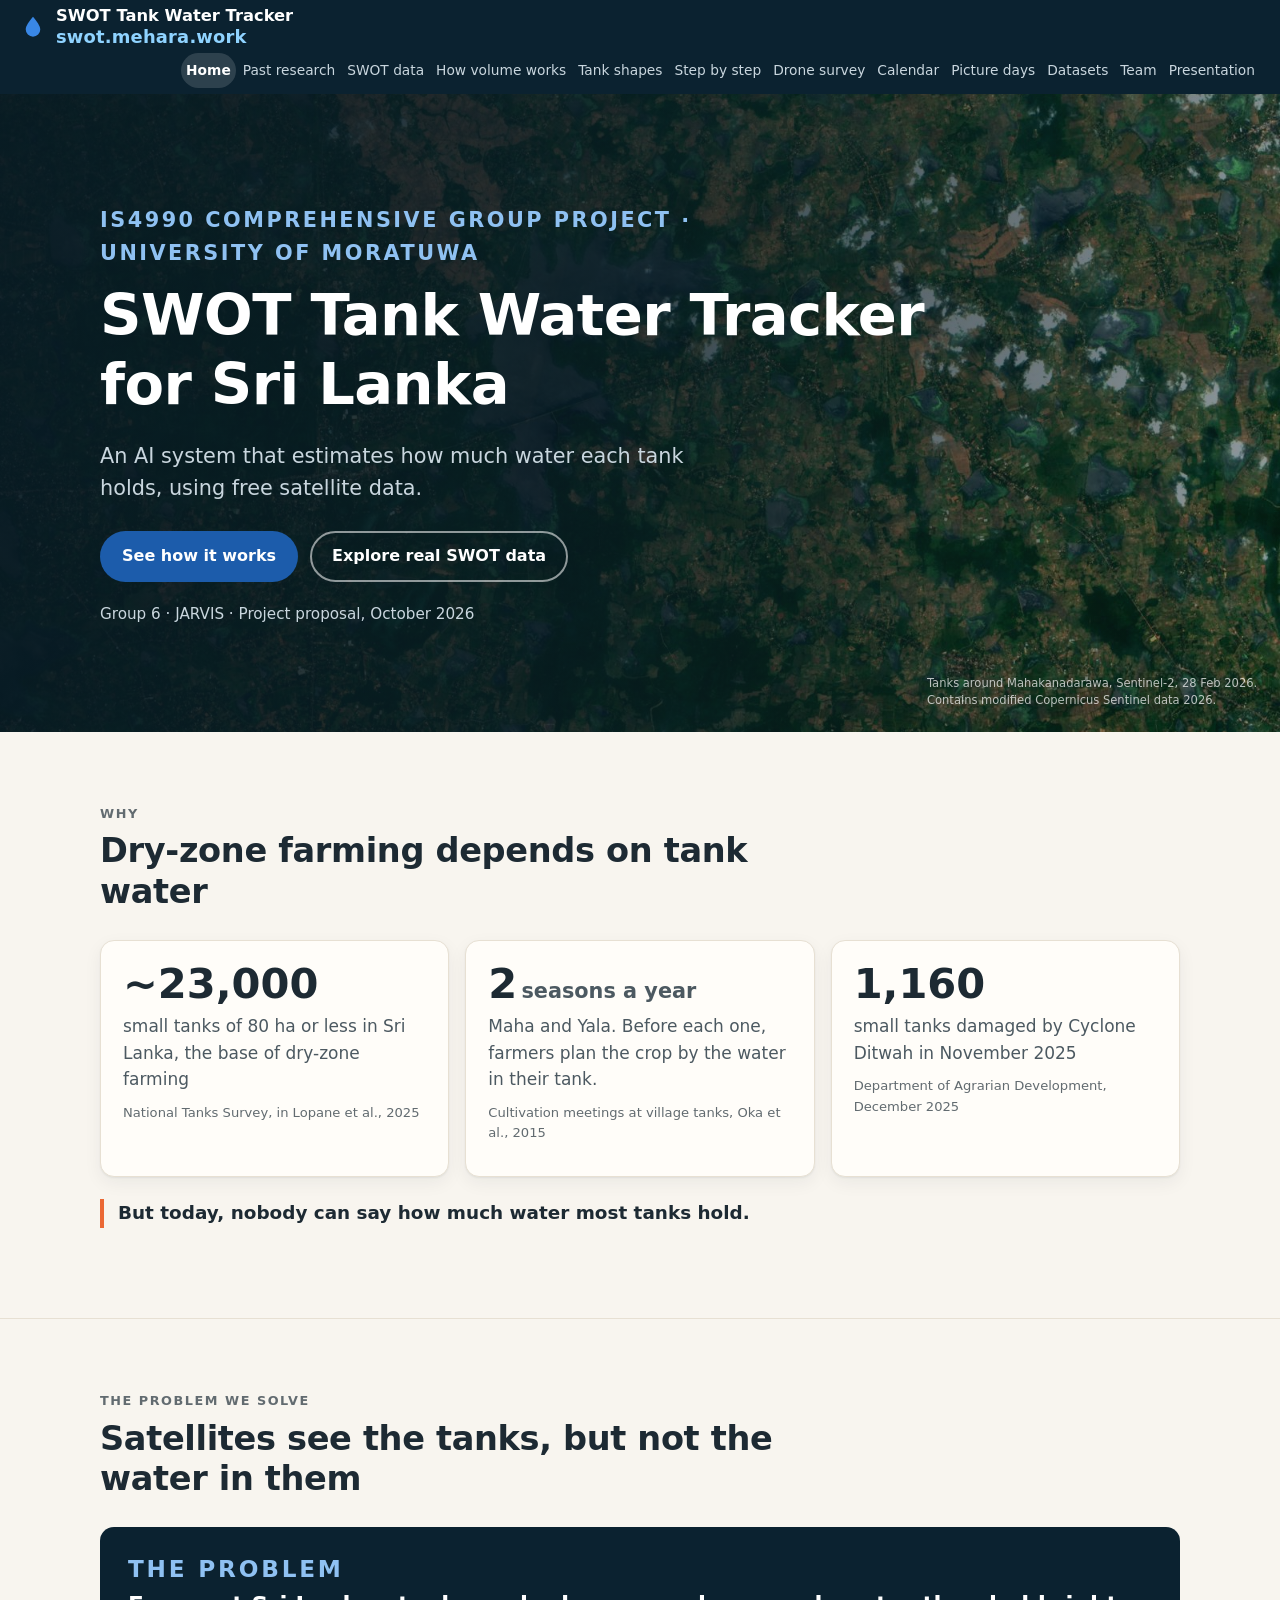
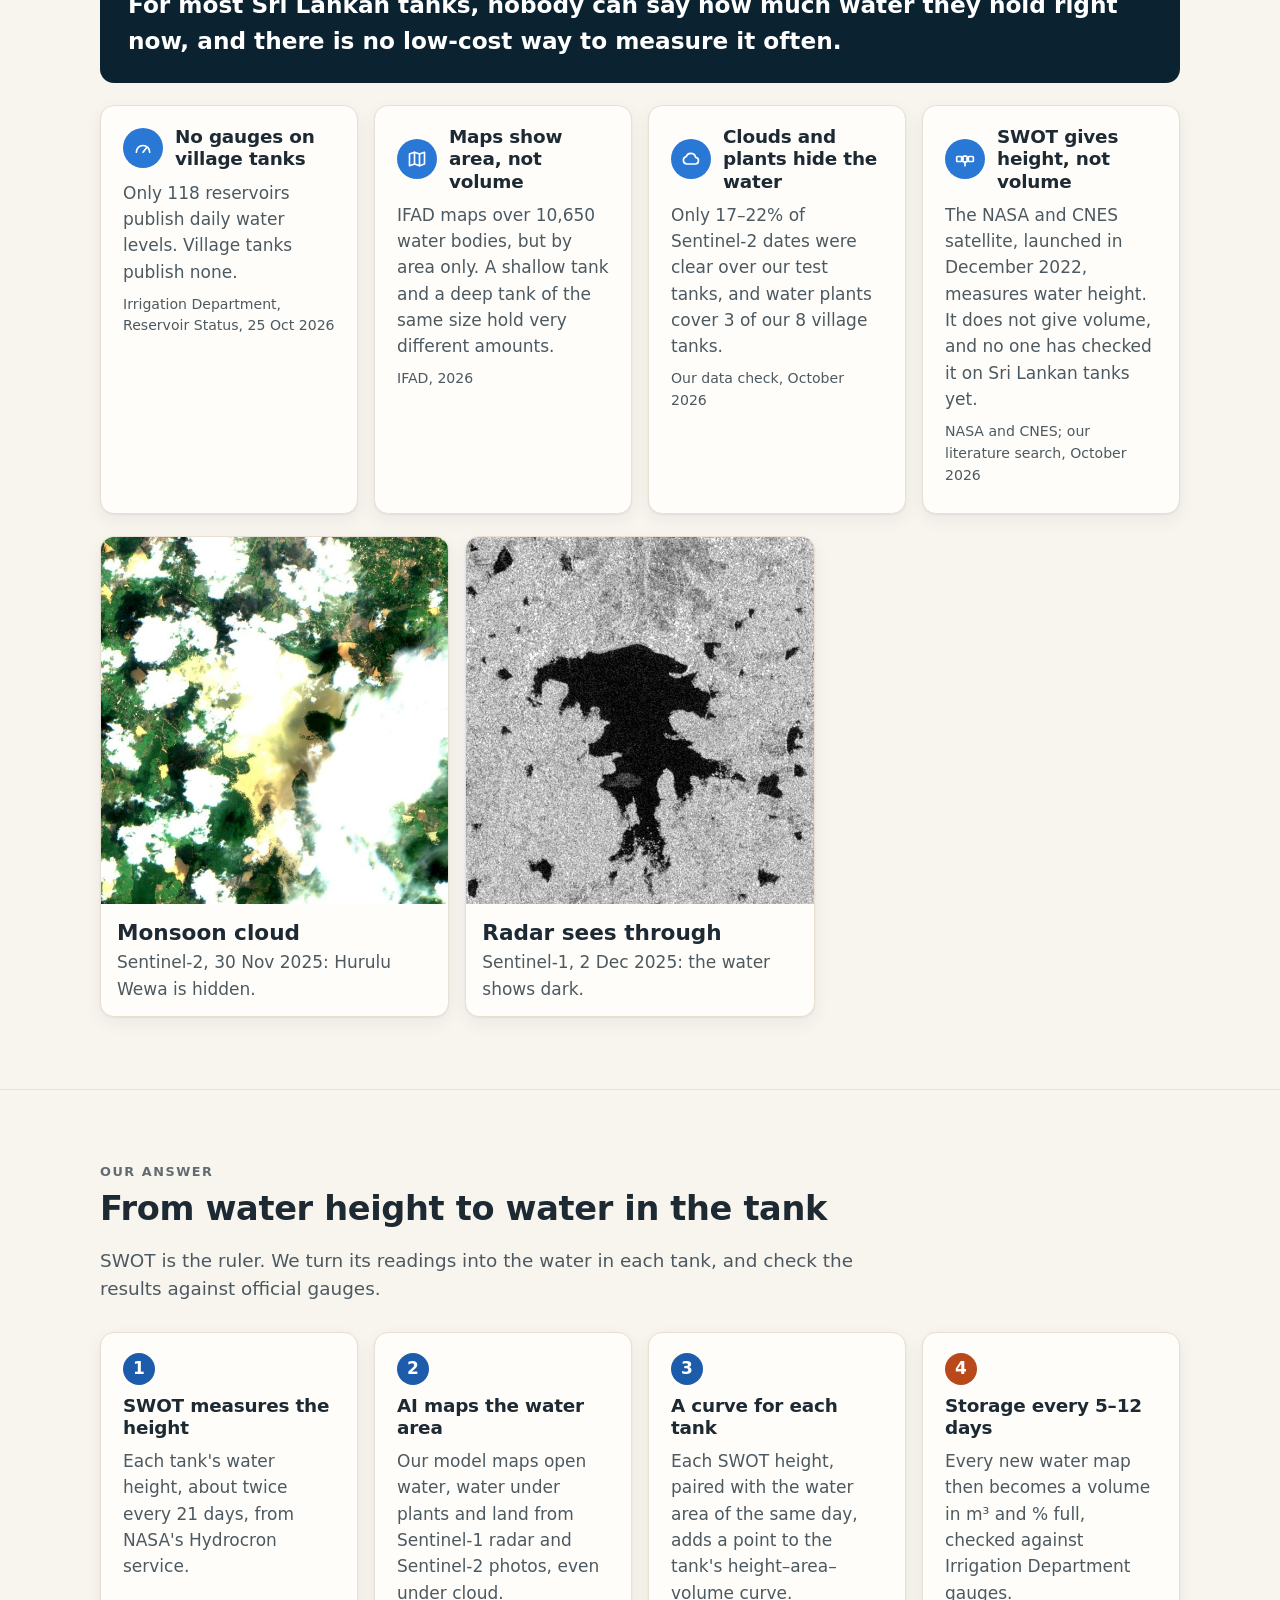
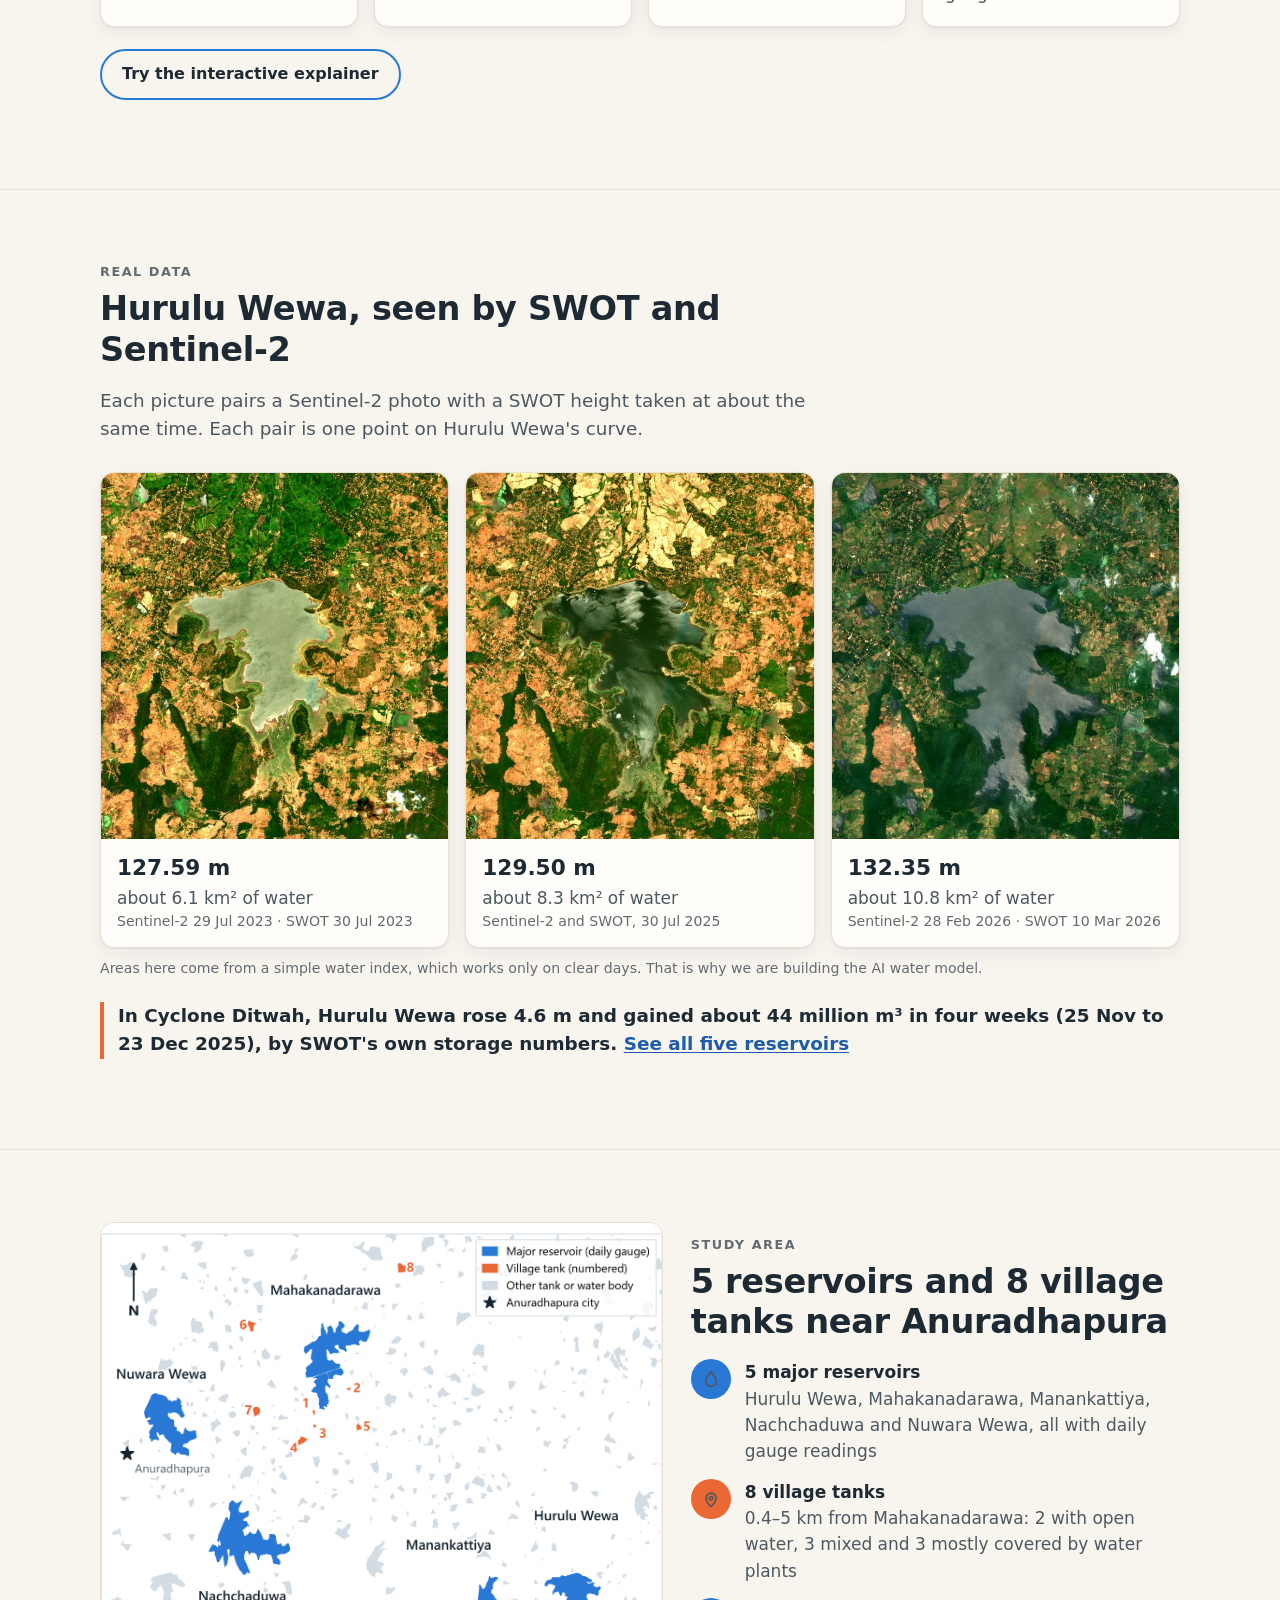
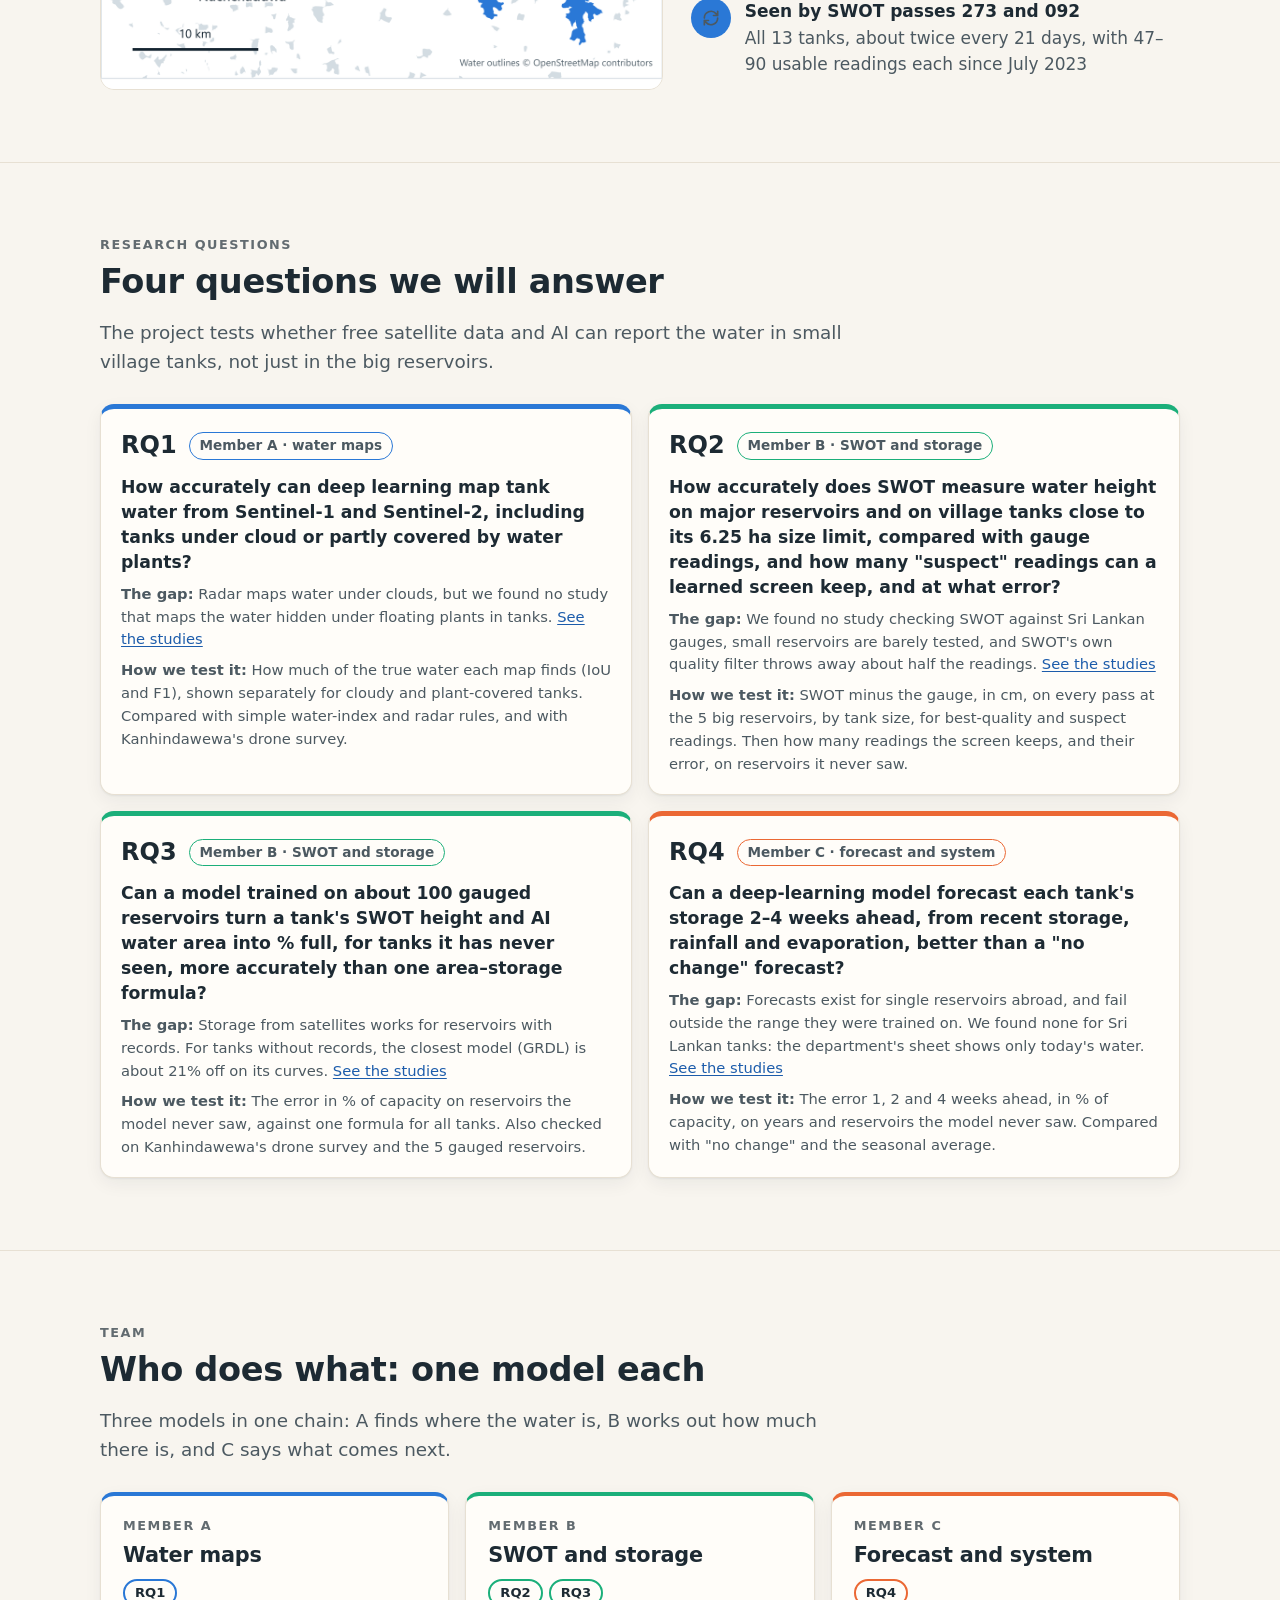
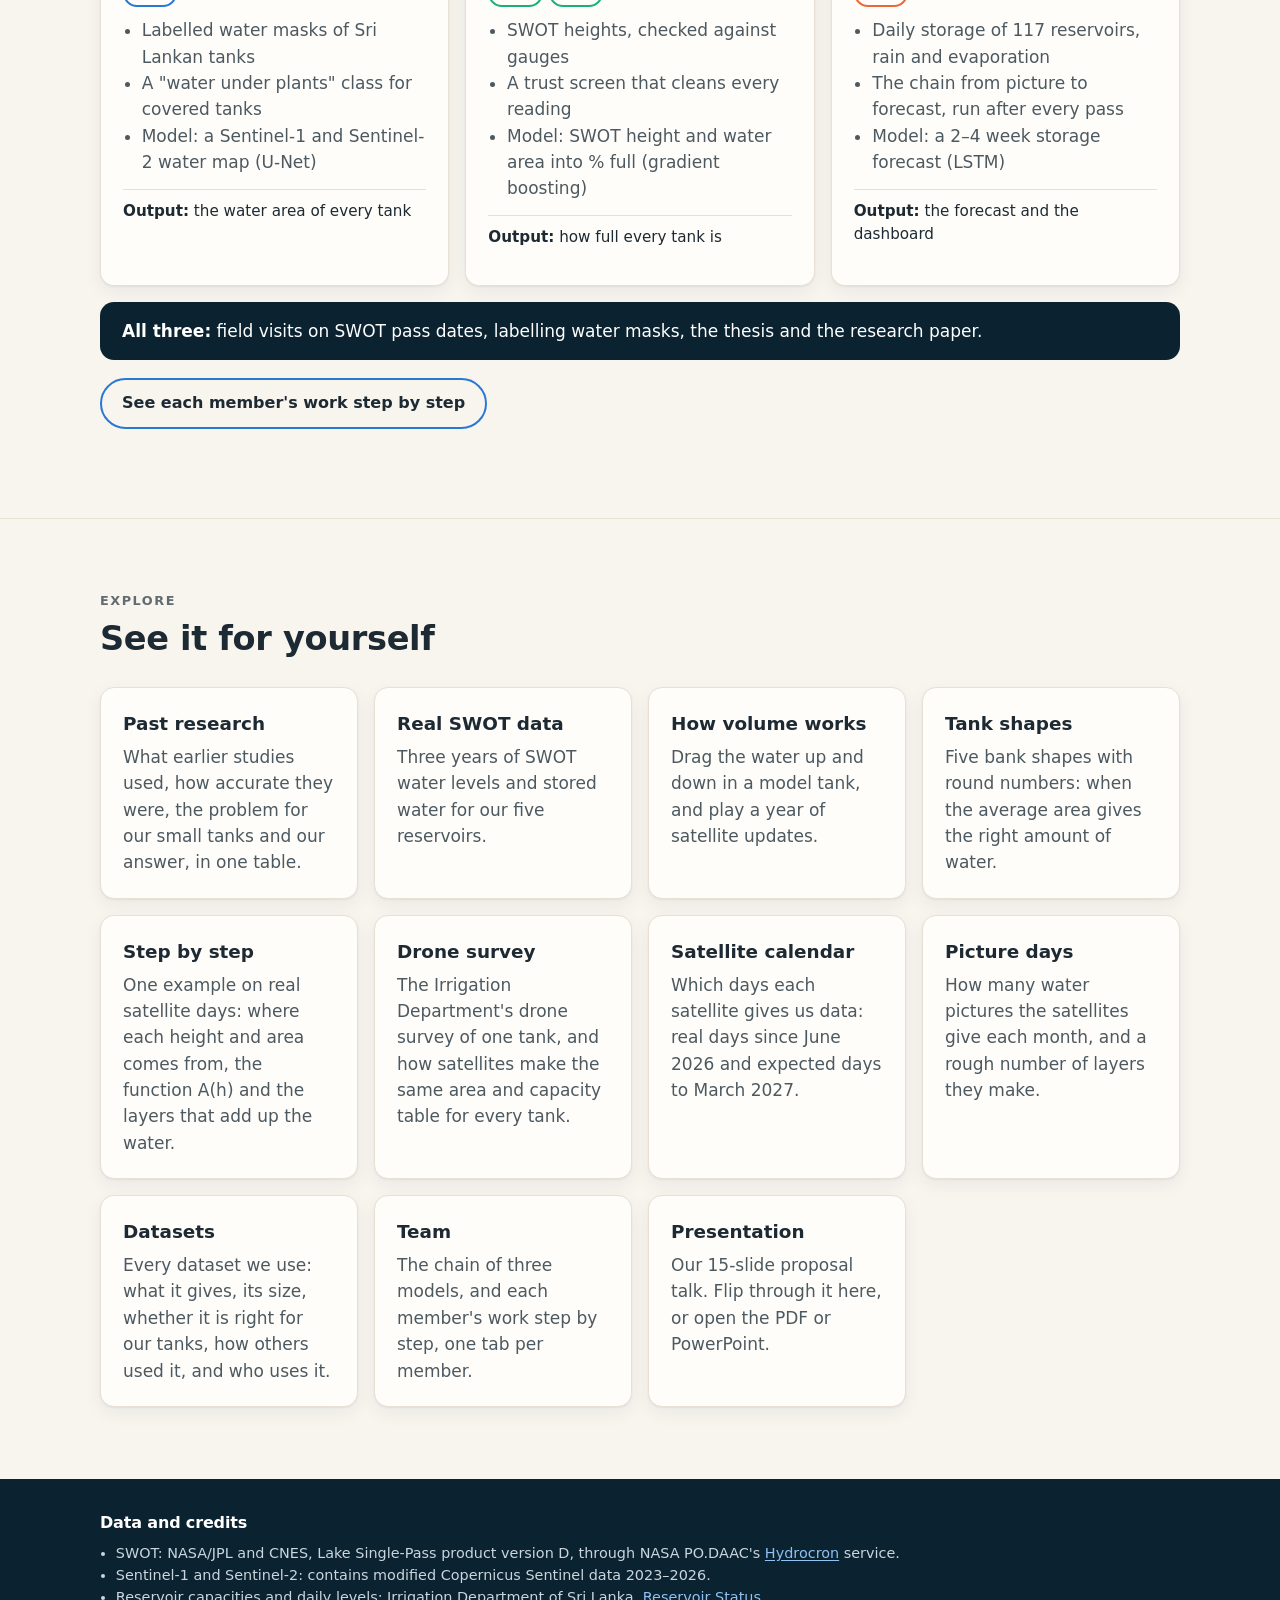
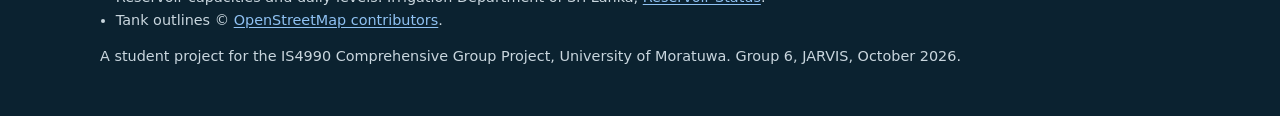
<file: site/index.html>
<!doctype html>
<html lang="en">
<head>
<meta charset="utf-8">
<meta name="viewport" content="width=device-width, initial-scale=1">
<title>SWOT Tank Water Tracker for Sri Lanka</title>
<meta name="description" content="An AI system that estimates how much water each Sri Lankan tank holds, using free satellite data. A student project at the University of Moratuwa.">
<link rel="icon" href="favicon.svg" type="image/svg+xml">
<link rel="stylesheet" href="assets/site.css">
</head>
<body>
<a class="skip" href="#main">Skip to content</a>
<header class="top"><div class="wrap">
  <a class="brand" href="./"><svg viewBox="0 0 24 24" aria-hidden="true"><path fill="#3987e5" d="M12 2.5c3.7 4.7 6.7 8.3 6.7 11.7a6.7 6.7 0 0 1-13.4 0C5.3 10.8 8.3 7.2 12 2.5z"/></svg><span class="brand-text">SWOT Tank Water Tracker<span class="brand-url">swot.mehara.work</span></span></a>
  <nav class="nav" aria-label="Main">
    <a href="./" aria-current="page">Home</a>
    <a href="research.html">Past research</a>
    <a href="data.html">SWOT data</a>
    <a href="explainer.html">How volume works</a>
    <a href="shapes.html">Tank shapes</a>
    <a href="steps.html">Step by step</a>
    <a href="drone.html">Drone survey</a>
    <a href="calendar.html">Calendar</a>
    <a href="pictures.html">Picture days</a>
    <a href="datasets.html">Datasets</a>
    <a href="team.html">Team</a>
    <a href="presentation.html">Presentation</a>
  </nav>
</div></header>

<main id="main">
<div class="hero">
  <div class="wrap">
    <p class="eyebrow" style="color:#8fc1f2">IS4990 Comprehensive Group Project · University of Moratuwa</p>
    <h1>SWOT Tank Water Tracker for Sri Lanka</h1>
    <p>An AI system that estimates how much water each tank holds, using free satellite data.</p>
    <div class="btns">
      <a class="btn primary" href="explainer.html">See how it works</a>
      <a class="btn ghost" href="data.html">Explore real SWOT data</a>
    </div>
    <p class="meta">Group 6 · JARVIS · Project proposal, October 2026</p>
  </div>
  <p class="credit">Tanks around Mahakanadarawa, Sentinel-2, 28 Feb 2026. Contains modified Copernicus Sentinel data 2026.</p>
</div>

<section id="why"><div class="wrap">
  <div class="section-head">
    <p class="eyebrow">Why</p>
    <h2>Dry-zone farming depends on tank water</h2>
  </div>
  <div class="tiles">
    <div class="tile">
      <div class="value">~23,000</div>
      <p class="label">small tanks of 80 ha or less in Sri Lanka, the base of dry-zone farming</p>
      <p class="src">National Tanks Survey, in Lopane et al., 2025</p>
    </div>
    <div class="tile">
      <div class="value">2<span class="unit">seasons a year</span></div>
      <p class="label">Maha and Yala. Before each one, farmers plan the crop by the water in their tank.</p>
      <p class="src">Cultivation meetings at village tanks, Oka et al., 2015</p>
    </div>
    <div class="tile">
      <div class="value">1,160</div>
      <p class="label">small tanks damaged by Cyclone Ditwah in November 2025</p>
      <p class="src">Department of Agrarian Development, December 2025</p>
    </div>
  </div>
  <p class="callout">But today, nobody can say how much water most tanks hold.</p>
</div></section>

<section id="problem"><div class="wrap">
  <div class="section-head">
    <p class="eyebrow">The problem we solve</p>
    <h2>Satellites see the tanks, but not the water in them</h2>
  </div>
  <div class="statement">
    <p class="eyebrow">The problem</p>
    <p>For most Sri Lankan tanks, nobody can say how much water they hold right now, and there is no low-cost way to measure it often.</p>
  </div>
  <div class="cards">
    <div class="card">
      <h3><span class="icon"><svg viewBox="0 0 24 24" fill="none" stroke="currentColor" stroke-width="2" stroke-linecap="round" stroke-linejoin="round" aria-hidden="true"><path d="M4 17a8 8 0 1 1 16 0"/><path d="M12 17l4-5"/></svg></span>No gauges on village tanks</h3>
      <p>Only 118 reservoirs publish daily water levels. Village tanks publish none.</p>
      <p class="small">Irrigation Department, Reservoir Status, 25 Oct 2026</p>
    </div>
    <div class="card">
      <h3><span class="icon"><svg viewBox="0 0 24 24" fill="none" stroke="currentColor" stroke-width="2" stroke-linecap="round" stroke-linejoin="round" aria-hidden="true"><path d="M3 6l6-2 6 2 6-2v14l-6 2-6-2-6 2z"/><path d="M9 4v14M15 6v14"/></svg></span>Maps show area, not volume</h3>
      <p>IFAD maps over 10,650 water bodies, but by area only. A shallow tank and a deep tank of the same size hold very different amounts.</p>
      <p class="small">IFAD, 2026</p>
    </div>
    <div class="card">
      <h3><span class="icon"><svg viewBox="0 0 24 24" fill="none" stroke="currentColor" stroke-width="2" stroke-linecap="round" stroke-linejoin="round" aria-hidden="true"><path d="M7 18h10a4 4 0 0 0 .6-7.95A6 6 0 0 0 6.1 9.2 4.5 4.5 0 0 0 7 18z"/></svg></span>Clouds and plants hide the water</h3>
      <p>Only 17–22% of Sentinel-2 dates were clear over our test tanks, and water plants cover 3 of our 8 village tanks.</p>
      <p class="small">Our data check, October 2026</p>
    </div>
    <div class="card">
      <h3><span class="icon"><svg viewBox="0 0 24 24" fill="none" stroke="currentColor" stroke-width="2" stroke-linecap="round" stroke-linejoin="round" aria-hidden="true"><rect x="2" y="9" width="6" height="6" rx="1"/><rect x="16" y="9" width="6" height="6" rx="1"/><rect x="9.5" y="8.5" width="5" height="7" rx="1.2"/><path d="M8 12h1.5M14.5 12H16M12 15.5V20"/></svg></span>SWOT gives height, not volume</h3>
      <p>The NASA and CNES satellite, launched in December 2022, measures water height. It does not give volume, and no one has checked it on Sri Lankan tanks yet.</p>
      <p class="small">NASA and CNES; our literature search, October 2026</p>
    </div>
  </div>
  <div class="gallery" style="margin-top:22px">
    <figure class="shot">
      <img src="assets/img/hurulu-cloud.jpg" alt="Sentinel-2 photo of Hurulu Wewa on 30 November 2025, almost fully hidden by monsoon cloud" width="640" height="675" loading="lazy">
      <figcaption><div class="big">Monsoon cloud</div><div class="sub">Sentinel-2, 30 Nov 2025: Hurulu Wewa is hidden.</div></figcaption>
    </figure>
    <figure class="shot">
      <img src="assets/img/hurulu-radar.jpg" alt="Sentinel-1 radar image of Hurulu Wewa on 2 December 2025, with the water showing dark" width="640" height="675" loading="lazy">
      <figcaption><div class="big">Radar sees through</div><div class="sub">Sentinel-1, 2 Dec 2025: the water shows dark.</div></figcaption>
    </figure>
  </div>
</div></section>

<section id="how"><div class="wrap">
  <div class="section-head">
    <p class="eyebrow">Our answer</p>
    <h2>From water height to water in the tank</h2>
    <p class="lead">SWOT is the ruler. We turn its readings into the water in each tank, and check the results against official gauges.</p>
  </div>
  <ol class="steps">
    <li><h3>SWOT measures the height</h3><p>Each tank's water height, about twice every 21 days, from NASA's Hydrocron service.</p></li>
    <li><h3>AI maps the water area</h3><p>Our model maps open water, water under plants and land from Sentinel-1 radar and Sentinel-2 photos, even under cloud.</p></li>
    <li><h3>A curve for each tank</h3><p>Each SWOT height, paired with the water area of the same day, adds a point to the tank's height–area–volume curve.</p></li>
    <li><h3>Storage every 5–12 days</h3><p>Every new water map then becomes a volume in m³ and % full, checked against Irrigation Department gauges.</p></li>
  </ol>
  <p style="margin-top:22px"><a class="btn line" href="explainer.html">Try the interactive explainer</a></p>
</div></section>

<section id="evidence"><div class="wrap">
  <div class="section-head">
    <p class="eyebrow">Real data</p>
    <h2>Hurulu Wewa, seen by SWOT and Sentinel-2</h2>
    <p class="lead">Each picture pairs a Sentinel-2 photo with a SWOT height taken at about the same time. Each pair is one point on Hurulu Wewa's curve.</p>
  </div>
  <div class="gallery">
    <figure class="shot">
      <img src="assets/img/hurulu-low.jpg" alt="Hurulu Wewa when low, Sentinel-2, 29 July 2023" width="640" height="675" loading="lazy">
      <figcaption><div class="big">127.59 m</div><div class="sub">about 6.1 km² of water</div><div class="small">Sentinel-2 29 Jul 2023 · SWOT 30 Jul 2023</div></figcaption>
    </figure>
    <figure class="shot">
      <img src="assets/img/hurulu-half.jpg" alt="Hurulu Wewa when half full, Sentinel-2, 30 July 2025" width="640" height="675" loading="lazy">
      <figcaption><div class="big">129.50 m</div><div class="sub">about 8.3 km² of water</div><div class="small">Sentinel-2 and SWOT, 30 Jul 2025</div></figcaption>
    </figure>
    <figure class="shot">
      <img src="assets/img/hurulu-full.jpg" alt="Hurulu Wewa when full, Sentinel-2, 28 February 2026" width="640" height="675" loading="lazy">
      <figcaption><div class="big">132.35 m</div><div class="sub">about 10.8 km² of water</div><div class="small">Sentinel-2 28 Feb 2026 · SWOT 10 Mar 2026</div></figcaption>
    </figure>
  </div>
  <p class="small" style="margin-top:10px">Areas here come from a simple water index, which works only on clear days. That is why we are building the AI water model.</p>
  <p class="callout">In Cyclone Ditwah, Hurulu Wewa rose 4.6 m and gained about 44 million m³ in four weeks (25 Nov to 23 Dec 2025), by SWOT's own storage numbers. <a href="data.html">See all five reservoirs</a></p>
</div></section>

<section id="area"><div class="wrap split">
  <figure class="map"><img src="assets/img/study-map.png" alt="Map of the study area east of Anuradhapura: five major reservoirs in blue and eight numbered village tanks in orange" width="1200" height="997" loading="lazy"></figure>
  <div>
    <p class="eyebrow">Study area</p>
    <h2>5 reservoirs and 8 village tanks near Anuradhapura</h2>
    <ul class="facts">
      <li><span class="icon"><svg viewBox="0 0 24 24" fill="none" stroke="currentColor" stroke-width="2" stroke-linecap="round" stroke-linejoin="round" aria-hidden="true"><path d="M12 3c3.6 4.6 6.5 8.1 6.5 11.4a6.5 6.5 0 0 1-13 0C5.5 11.1 8.4 7.6 12 3z"/></svg></span>
        <div><b>5 major reservoirs</b><span>Hurulu Wewa, Mahakanadarawa, Manankattiya, Nachchaduwa and Nuwara Wewa, all with daily gauge readings</span></div></li>
      <li><span class="icon orange"><svg viewBox="0 0 24 24" fill="none" stroke="currentColor" stroke-width="2" stroke-linecap="round" stroke-linejoin="round" aria-hidden="true"><path d="M12 21s-6-5.3-6-10a6 6 0 0 1 12 0c0 4.7-6 10-6 10z"/><circle cx="12" cy="11" r="2"/></svg></span>
        <div><b>8 village tanks</b><span>0.4–5 km from Mahakanadarawa: 2 with open water, 3 mixed and 3 mostly covered by water plants</span></div></li>
      <li><span class="icon"><svg viewBox="0 0 24 24" fill="none" stroke="currentColor" stroke-width="2" stroke-linecap="round" stroke-linejoin="round" aria-hidden="true"><path d="M4 12a8 8 0 0 1 14-5.3L20 9M20 4v5h-5"/><path d="M20 12a8 8 0 0 1-14 5.3L4 15M4 20v-5h5"/></svg></span>
        <div><b>Seen by SWOT passes 273 and 092</b><span>All 13 tanks, about twice every 21 days, with 47–90 usable readings each since July 2023</span></div></li>
    </ul>
  </div>
</div></section>

<section id="research-questions"><div class="wrap">
  <div class="section-head">
    <p class="eyebrow">Research questions</p>
    <h2>Four questions we will answer</h2>
    <p class="lead">The project tests whether free satellite data and AI can report the water in small village tanks, not just in the big reservoirs.</p>
  </div>
  <ol class="rqs">
    <li class="rq" id="rq1" style="--c:var(--blue)"><div class="rq-top"><span class="rq-n">RQ1</span><a class="rq-who" href="team.html#member-a">Member A · water maps</a></div><p class="rq-q">How accurately can deep learning map tank water from Sentinel-1 and Sentinel-2, including tanks under cloud or partly covered by water plants?</p><p class="rq-gap"><b>The gap:</b> Radar maps water under clouds, but we found no study that maps the water hidden under floating plants in tanks. <a href="research.html#member-a-research">See the studies</a></p><p class="rq-test"><b>How we test it:</b> How much of the true water each map finds (IoU and F1), shown separately for cloudy and plant-covered tanks. Compared with simple water-index and radar rules, and with Kanhindawewa&#x27;s drone survey.</p></li>
    <li class="rq" id="rq2" style="--c:var(--aqua)"><div class="rq-top"><span class="rq-n">RQ2</span><a class="rq-who" href="team.html#member-b">Member B · SWOT and storage</a></div><p class="rq-q">How accurately does SWOT measure water height on major reservoirs and on village tanks close to its 6.25 ha size limit, compared with gauge readings, and how many &quot;suspect&quot; readings can a learned screen keep, and at what error?</p><p class="rq-gap"><b>The gap:</b> We found no study checking SWOT against Sri Lankan gauges, small reservoirs are barely tested, and SWOT&#x27;s own quality filter throws away about half the readings. <a href="research.html#member-b-research">See the studies</a></p><p class="rq-test"><b>How we test it:</b> SWOT minus the gauge, in cm, on every pass at the 5 big reservoirs, by tank size, for best-quality and suspect readings. Then how many readings the screen keeps, and their error, on reservoirs it never saw.</p></li>
    <li class="rq" id="rq3" style="--c:var(--aqua)"><div class="rq-top"><span class="rq-n">RQ3</span><a class="rq-who" href="team.html#member-b">Member B · SWOT and storage</a></div><p class="rq-q">Can a model trained on about 100 gauged reservoirs turn a tank&#x27;s SWOT height and AI water area into % full, for tanks it has never seen, more accurately than one area–storage formula?</p><p class="rq-gap"><b>The gap:</b> Storage from satellites works for reservoirs with records. For tanks without records, the closest model (GRDL) is about 21% off on its curves. <a href="research.html#member-b-research">See the studies</a></p><p class="rq-test"><b>How we test it:</b> The error in % of capacity on reservoirs the model never saw, against one formula for all tanks. Also checked on Kanhindawewa&#x27;s drone survey and the 5 gauged reservoirs.</p></li>
    <li class="rq" id="rq4" style="--c:var(--orange)"><div class="rq-top"><span class="rq-n">RQ4</span><a class="rq-who" href="team.html#member-c">Member C · forecast and system</a></div><p class="rq-q">Can a deep-learning model forecast each tank&#x27;s storage 2–4 weeks ahead, from recent storage, rainfall and evaporation, better than a &quot;no change&quot; forecast?</p><p class="rq-gap"><b>The gap:</b> Forecasts exist for single reservoirs abroad, and fail outside the range they were trained on. We found none for Sri Lankan tanks: the department&#x27;s sheet shows only today&#x27;s water. <a href="research.html#member-c-research">See the studies</a></p><p class="rq-test"><b>How we test it:</b> The error 1, 2 and 4 weeks ahead, in % of capacity, on years and reservoirs the model never saw. Compared with &quot;no change&quot; and the seasonal average.</p></li>
  </ol>
</div></section>

<section id="team"><div class="wrap">
  <div class="section-head">
    <p class="eyebrow">Team</p>
    <h2>Who does what: one model each</h2>
    <p class="lead">Three models in one chain: A finds where the water is, B works out how much there is, and C says what comes next.</p>
  </div>
  <div class="members">
    <div class="member" style="--c:var(--blue)">
      <div class="who">Member A</div>
      <h3>Water maps</h3>
      <a class="pill" href="#rq1">RQ1</a>
      <ul><li>Labelled water masks of Sri Lankan tanks</li><li>A "water under plants" class for covered tanks</li><li>Model: a Sentinel-1 and Sentinel-2 water map (U-Net)</li></ul>
      <p class="out"><b>Output:</b> the water area of every tank</p>
    </div>
    <div class="member" style="--c:var(--aqua)">
      <div class="who">Member B</div>
      <h3>SWOT and storage</h3>
      <a class="pill" href="#rq2">RQ2</a><a class="pill" href="#rq3">RQ3</a>
      <ul><li>SWOT heights, checked against gauges</li><li>A trust screen that cleans every reading</li><li>Model: SWOT height and water area into % full (gradient boosting)</li></ul>
      <p class="out"><b>Output:</b> how full every tank is</p>
    </div>
    <div class="member" style="--c:var(--orange)">
      <div class="who">Member C</div>
      <h3>Forecast and system</h3>
      <a class="pill" href="#rq4">RQ4</a>
      <ul><li>Daily storage of 117 reservoirs, rain and evaporation</li><li>The chain from picture to forecast, run after every pass</li><li>Model: a 2–4 week storage forecast (LSTM)</li></ul>
      <p class="out"><b>Output:</b> the forecast and the dashboard</p>
    </div>
  </div>
  <p class="shared"><b>All three:</b> field visits on SWOT pass dates, labelling water masks, the thesis and the research paper.</p>
  <p style="margin-top:18px"><a class="btn line" href="team.html">See each member's work step by step</a></p>
</div></section>

<section id="explore"><div class="wrap">
  <div class="section-head"><p class="eyebrow">Explore</p><h2>See it for yourself</h2></div>
  <div class="explore">
    <a href="research.html"><b>Past research</b><span>What earlier studies used, how accurate they were, the problem for our small tanks and our answer, in one table.</span></a>
    <a href="data.html"><b>Real SWOT data</b><span>Three years of SWOT water levels and stored water for our five reservoirs.</span></a>
    <a href="explainer.html"><b>How volume works</b><span>Drag the water up and down in a model tank, and play a year of satellite updates.</span></a>
    <a href="shapes.html"><b>Tank shapes</b><span>Five bank shapes with round numbers: when the average area gives the right amount of water.</span></a>
    <a href="steps.html"><b>Step by step</b><span>One example on real satellite days: where each height and area comes from, the function A(h) and the layers that add up the water.</span></a>
    <a href="drone.html"><b>Drone survey</b><span>The Irrigation Department's drone survey of one tank, and how satellites make the same area and capacity table for every tank.</span></a>
    <a href="calendar.html"><b>Satellite calendar</b><span>Which days each satellite gives us data: real days since June 2026 and expected days to March 2027.</span></a>
    <a href="pictures.html"><b>Picture days</b><span>How many water pictures the satellites give each month, and a rough number of layers they make.</span></a>
    <a href="datasets.html"><b>Datasets</b><span>Every dataset we use: what it gives, its size, whether it is right for our tanks, how others used it, and who uses it.</span></a>
    <a href="team.html"><b>Team</b><span>The chain of three models, and each member's work step by step, one tab per member.</span></a>
    <a href="presentation.html"><b>Presentation</b><span>Our 15-slide proposal talk. Flip through it here, or open the PDF or PowerPoint.</span></a>
  </div>
</div></section>
</main>

<footer class="foot"><div class="wrap">
  <h2>Data and credits</h2>
  <ul>
    <li>SWOT: NASA/JPL and CNES, Lake Single-Pass product version D, through NASA PO.DAAC's <a href="https://podaac.github.io/hydrocron/">Hydrocron</a> service.</li>
    <li>Sentinel-1 and Sentinel-2: contains modified Copernicus Sentinel data 2023–2026.</li>
    <li>Reservoir capacities and daily levels: Irrigation Department of Sri Lanka, <a href="https://irrigation.gov.lk/web/index.php?option=com_content&amp;view=article&amp;id=84&amp;Itemid=201&amp;lang=en">Reservoir Status</a>.</li>
    <li>Tank outlines © <a href="https://www.openstreetmap.org/copyright">OpenStreetMap contributors</a>.</li>
  </ul>
  <p>A student project for the IS4990 Comprehensive Group Project, University of Moratuwa. Group 6, JARVIS, October 2026.</p>
</div></footer>
</body>
</html>
</file>
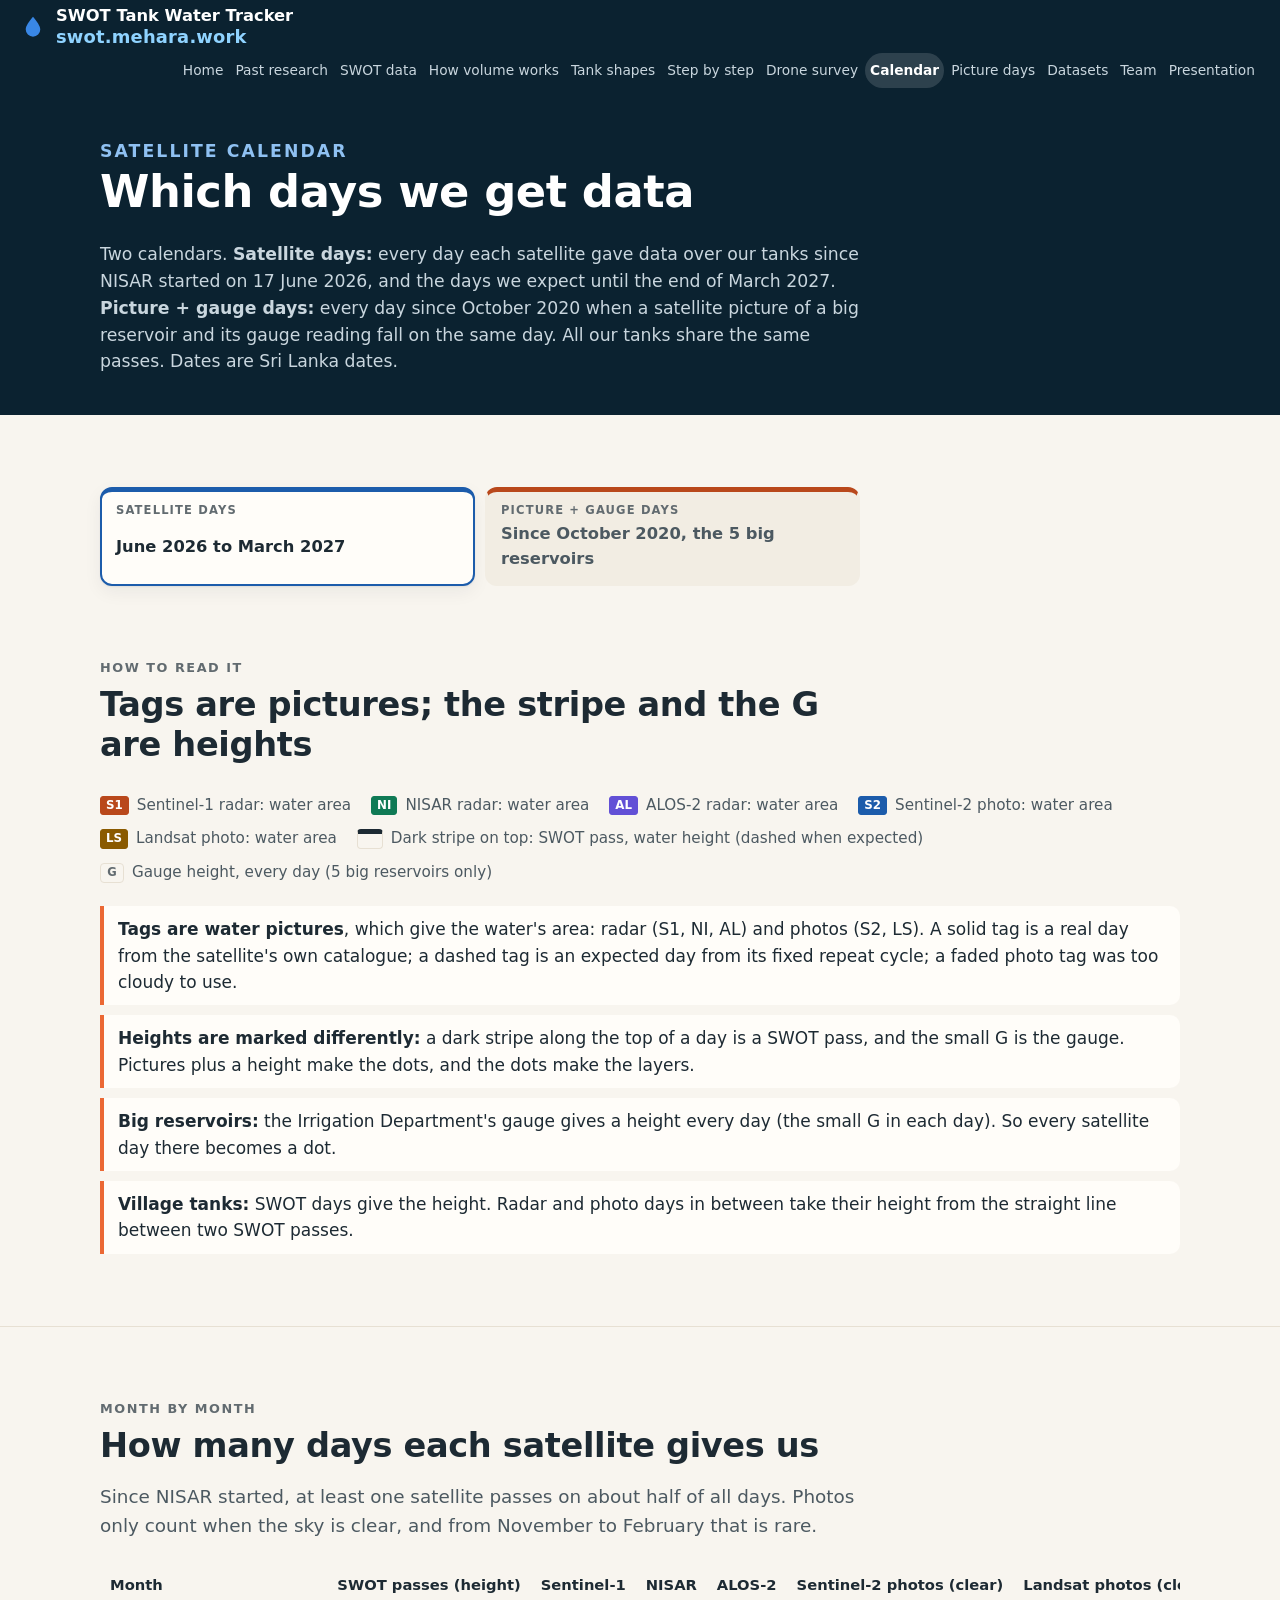
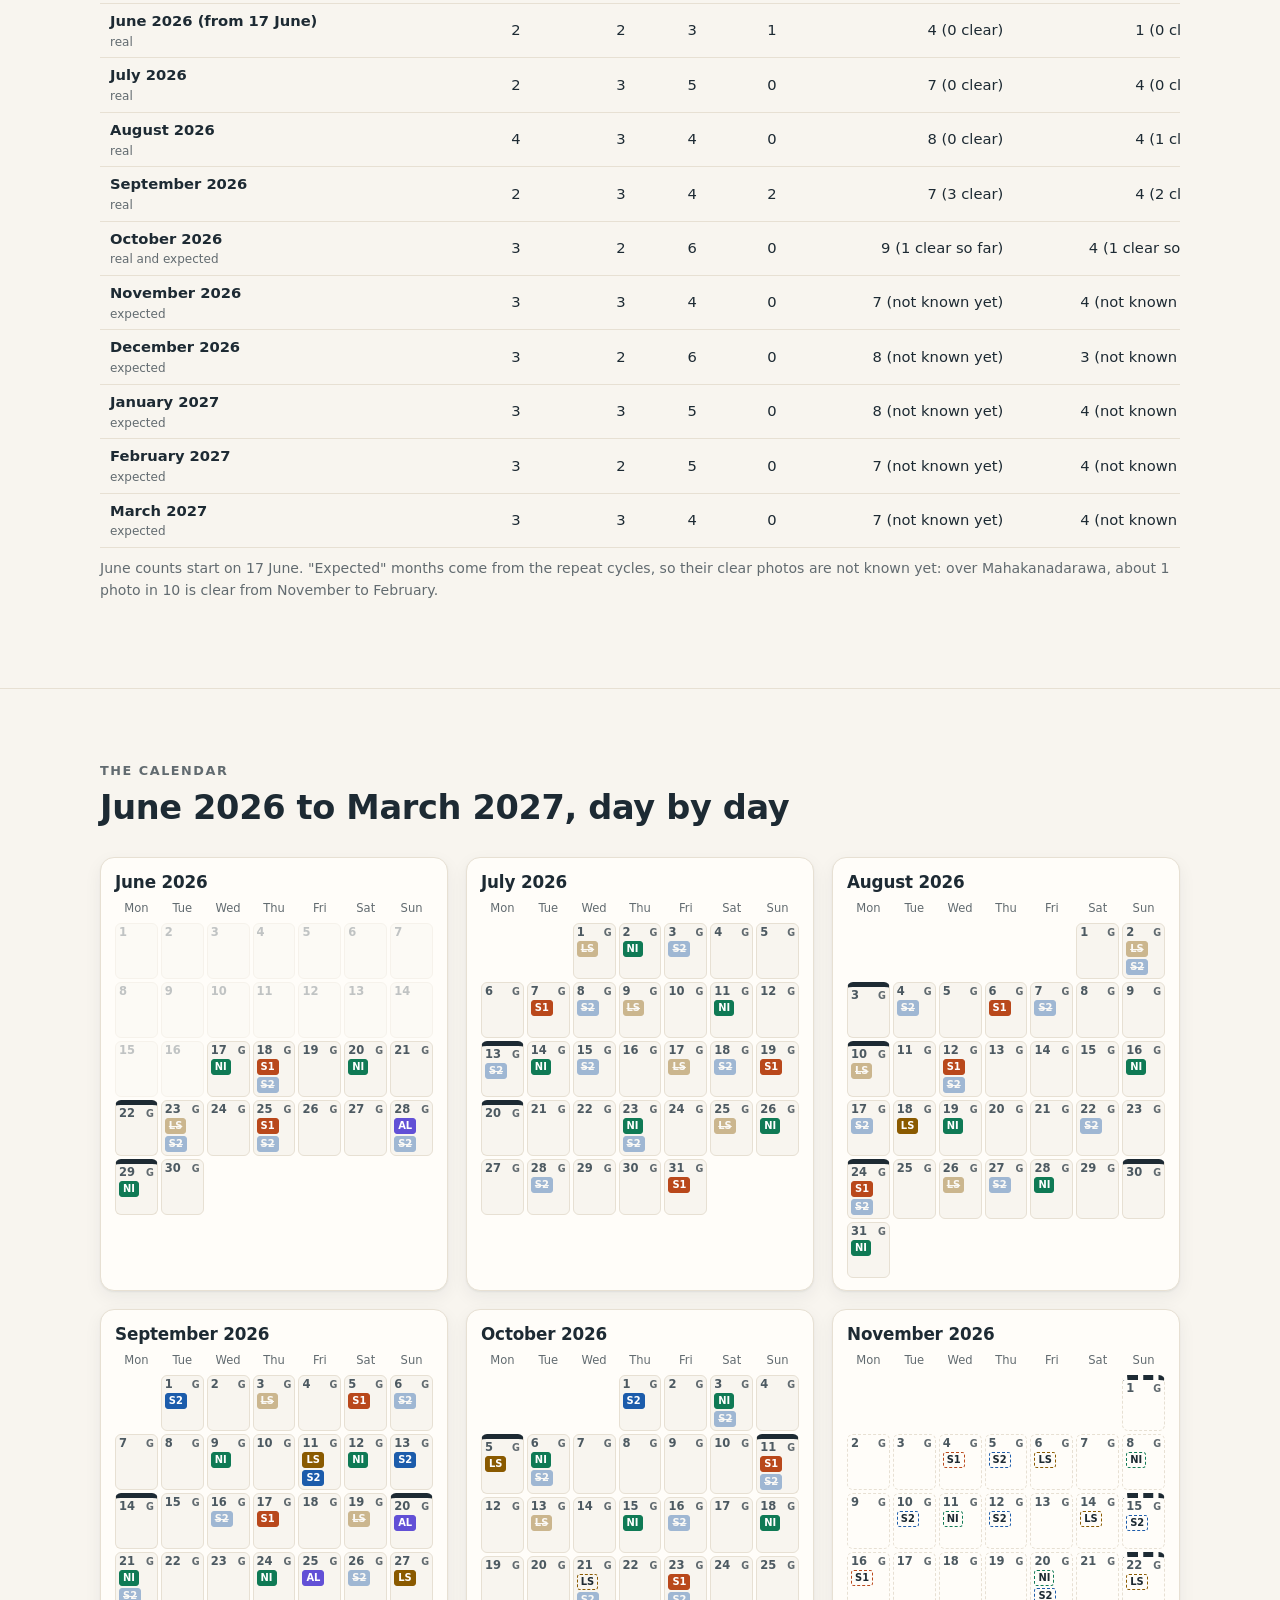
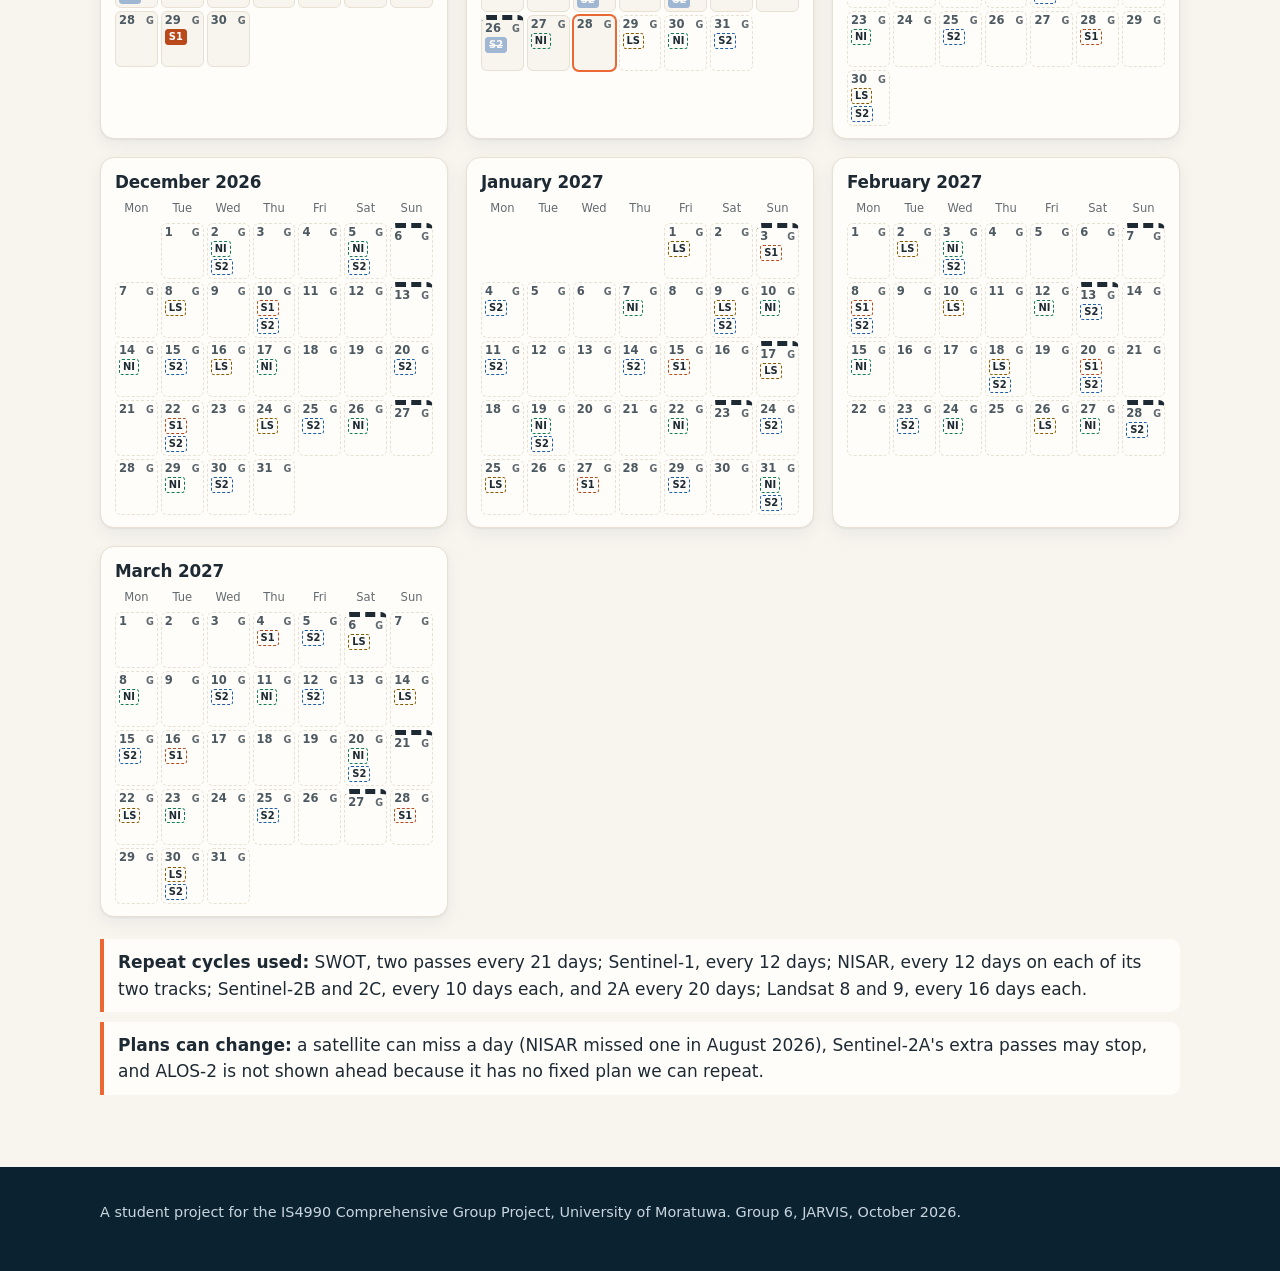
<file: site/calendar.html>
<!doctype html>
<html lang="en">
<head>
<meta charset="utf-8">
<meta name="viewport" content="width=device-width, initial-scale=1">
<title>Satellite calendar · SWOT Tank Water Tracker</title>
<meta name="description" content="Which days each satellite gives data over our tanks: real days since NISAR started in June 2026, and expected days until March 2027.">
<link rel="icon" href="favicon.svg" type="image/svg+xml">
<link rel="stylesheet" href="assets/site.css">
</head>
<body>
<a class="skip" href="#main">Skip to content</a>
<header class="top"><div class="wrap">
  <a class="brand" href="./"><svg viewBox="0 0 24 24" aria-hidden="true"><path fill="#3987e5" d="M12 2.5c3.7 4.7 6.7 8.3 6.7 11.7a6.7 6.7 0 0 1-13.4 0C5.3 10.8 8.3 7.2 12 2.5z"/></svg><span class="brand-text">SWOT Tank Water Tracker<span class="brand-url">swot.mehara.work</span></span></a>
  <nav class="nav" aria-label="Main">
    <a href="./">Home</a>
    <a href="research.html">Past research</a>
    <a href="data.html">SWOT data</a>
    <a href="explainer.html">How volume works</a>
    <a href="shapes.html">Tank shapes</a>
    <a href="steps.html">Step by step</a>
    <a href="drone.html">Drone survey</a>
    <a href="calendar.html" aria-current="page">Calendar</a>
    <a href="pictures.html">Picture days</a>
    <a href="datasets.html">Datasets</a>
    <a href="team.html">Team</a>
    <a href="presentation.html">Presentation</a>
  </nav>
</div></header>

<main id="main">
<div class="band"><div class="wrap">
  <p class="eyebrow" style="color:#8fc1f2">Satellite calendar</p>
  <h1>Which days we get data</h1>
  <p>Two calendars. <b>Satellite days:</b> every day each satellite gave data over our tanks since NISAR started on 17 June 2026, and the days we expect until the end of March 2027. <b>Picture + gauge days:</b> every day since October 2020 when a satellite picture of a big reservoir and its gauge reading fall on the same day. All our tanks share the same passes. Dates are Sri Lanka dates.</p>
</div></div>

<section class="cal-tabs"><div class="wrap">
  <div class="tabs tabs-2" role="tablist" aria-label="Calendars" hidden>
    <button type="button" role="tab" id="tab-sat" aria-controls="satellite-days" style="--c:var(--pd-s2)"><span class="tt-who">Satellite days</span><span class="tt-what">June 2026 to March 2027</span></button>
    <button type="button" role="tab" id="tab-gauge" aria-controls="gauge-days" style="--c:var(--pd-s1)"><span class="tt-who">Picture + gauge days</span><span class="tt-what">Since October 2020, the 5 big reservoirs</span></button>
  </div>
</div></section>

<div class="cal-panel" id="satellite-days" role="tabpanel" aria-labelledby="tab-sat">

<section><div class="wrap">
  <div class="section-head">
    <p class="eyebrow">How to read it</p>
    <h2>Tags are pictures; the stripe and the G are heights</h2>
  </div>
  <ul class="cal-legend" id="legend"></ul>
  <ul class="notes">
    <li><b>Tags are water pictures</b>, which give the water's area: radar (S1, NI, AL) and photos (S2, LS). A solid tag is a real day from the satellite's own catalogue; a dashed tag is an expected day from its fixed repeat cycle; a faded photo tag was too cloudy to use.</li>
    <li><b>Heights are marked differently:</b> a dark stripe along the top of a day is a SWOT pass, and the small G is the gauge. Pictures plus a height make the dots, and the dots make the layers.</li>
    <li><b>Big reservoirs:</b> the Irrigation Department's gauge gives a height every day (the small G in each day). So every satellite day there becomes a dot.</li>
    <li><b>Village tanks:</b> SWOT days give the height. Radar and photo days in between take their height from the straight line between two SWOT passes.</li>
  </ul>
</div></section>

<section><div class="wrap">
  <div class="section-head">
    <p class="eyebrow">Month by month</p>
    <h2>How many days each satellite gives us</h2>
    <p class="lead">Since NISAR started, at least one satellite passes on about half of all days. Photos only count when the sky is clear, and from November to February that is rare.</p>
  </div>
  <div class="scrollx">
    <table class="data" id="month-table">
      <caption class="sr">Days with data from each satellite, month by month</caption>
      <thead><tr><th scope="col">Month</th><th scope="col">SWOT passes (height)</th><th scope="col">Sentinel-1</th><th scope="col">NISAR</th><th scope="col">ALOS-2</th><th scope="col">Sentinel-2 photos (clear)</th><th scope="col">Landsat photos (clear)</th><th scope="col">Days with any satellite</th><th scope="col">Gauge days (big 5)</th></tr></thead>
      <tbody id="month-rows"></tbody>
    </table>
  </div>
  <p class="small" style="margin-top:10px">June counts start on 17 June. "Expected" months come from the repeat cycles, so their clear photos are not known yet: over Mahakanadarawa, about 1 photo in 10 is clear from November to February.</p>
</div></section>

<section><div class="wrap">
  <div class="section-head">
    <p class="eyebrow">The calendar</p>
    <h2>June 2026 to March 2027, day by day</h2>
  </div>
  <div class="cal-months" id="months"></div>
  <ul class="notes">
    <li><b>Repeat cycles used:</b> SWOT, two passes every 21 days; Sentinel-1, every 12 days; NISAR, every 12 days on each of its two tracks; Sentinel-2B and 2C, every 10 days each, and 2A every 20 days; Landsat 8 and 9, every 16 days each.</li>
    <li><b>Plans can change:</b> a satellite can miss a day (NISAR missed one in August 2026), Sentinel-2A's extra passes may stop, and ALOS-2 is not shown ahead because it has no fixed plan we can repeat.</li>
  </ul>
</div></section>
</div>

<div class="cal-panel" id="gauge-days" role="tabpanel" aria-labelledby="tab-gauge">
<section><div class="wrap">
  <div class="section-head">
    <p class="eyebrow">Since October 2020</p>
    <h2>Days with a picture and a gauge reading</h2>
    <p class="lead">On these days a satellite picture gives the water area, and the Irrigation Department's gauge gives the water stored, on the same day. Each one is a ready-made example to train and test our models. From July 2023, SWOT adds the height on some of them.</p>
  </div>
  <div class="picker" id="pg-picker" role="group" aria-label="Reservoir"></div>
  <div class="tiles" id="pg-kpis"></div>
  <ul class="cal-legend pg-legend" id="pg-legend"></ul>
  <div class="scrollx"><div class="pg-years" id="pg-years"></div></div>
  <p class="small">Each row is one year and each column one week, with Monday at the top. Point at a day to see what it has.</p>
</div></section>

<section><div class="wrap">
  <div class="section-head">
    <p class="eyebrow">Year by year</p>
    <h2 id="pg-table-title">Same-day pairs each year</h2>
  </div>
  <div class="scrollx">
    <table class="data" id="pg-table">
      <thead><tr><th scope="col">Year</th><th scope="col">Radar + gauge</th><th scope="col">Clear photo + gauge</th><th scope="col">Partly cloudy photo + gauge</th><th scope="col">Picture + gauge + SWOT</th><th scope="col">Days with a gauge value</th></tr></thead>
      <tbody id="pg-rows"></tbody>
    </table>
  </div>
  <ul class="notes">
    <li><b>The dataset:</b> <a href="data/picture-gauge-days.csv" download>picture-gauge-days.csv</a> (about 180 KB) has one row per picture day for all five reservoirs: the satellite, the photo's cloud cover, the gauge's water stored and its % of capacity that day, and whether SWOT also measured.</li>
    <li><b>Cloud cover</b> is for the whole photo, about 100 km across, so a tank can be clear in a cloudy photo, or the other way round. Clear means under 20% cloud; partly cloudy, 20–50%. Radar sees through clouds.</li>
    <li><b>Gauge:</b> the water stored each day in the Irrigation Department's daily sheet. The sheet has no values for April to September 2021, so those days are empty.</li>
    <li><b>Sources:</b> Sentinel-1 radar (Microsoft Planetary Computer), Sentinel-2 photos (Earth Search), SWOT best-quality and suspect readings (NASA Hydrocron). Made on <span id="pg-made"></span>.</li>
  </ul>
</div></section>
</div>
</main>

<footer class="foot"><div class="wrap">
  <p>A student project for the IS4990 Comprehensive Group Project, University of Moratuwa. Group 6, JARVIS, October 2026.</p>
</div></footer>
<script src="assets/calendar-data.js"></script>
<script src="assets/calendar.js"></script>
<script src="assets/pair-days-data.js"></script>
<script src="assets/pair-days.js"></script>
<script src="assets/tabs.js"></script>
</body>
</html>
</file>
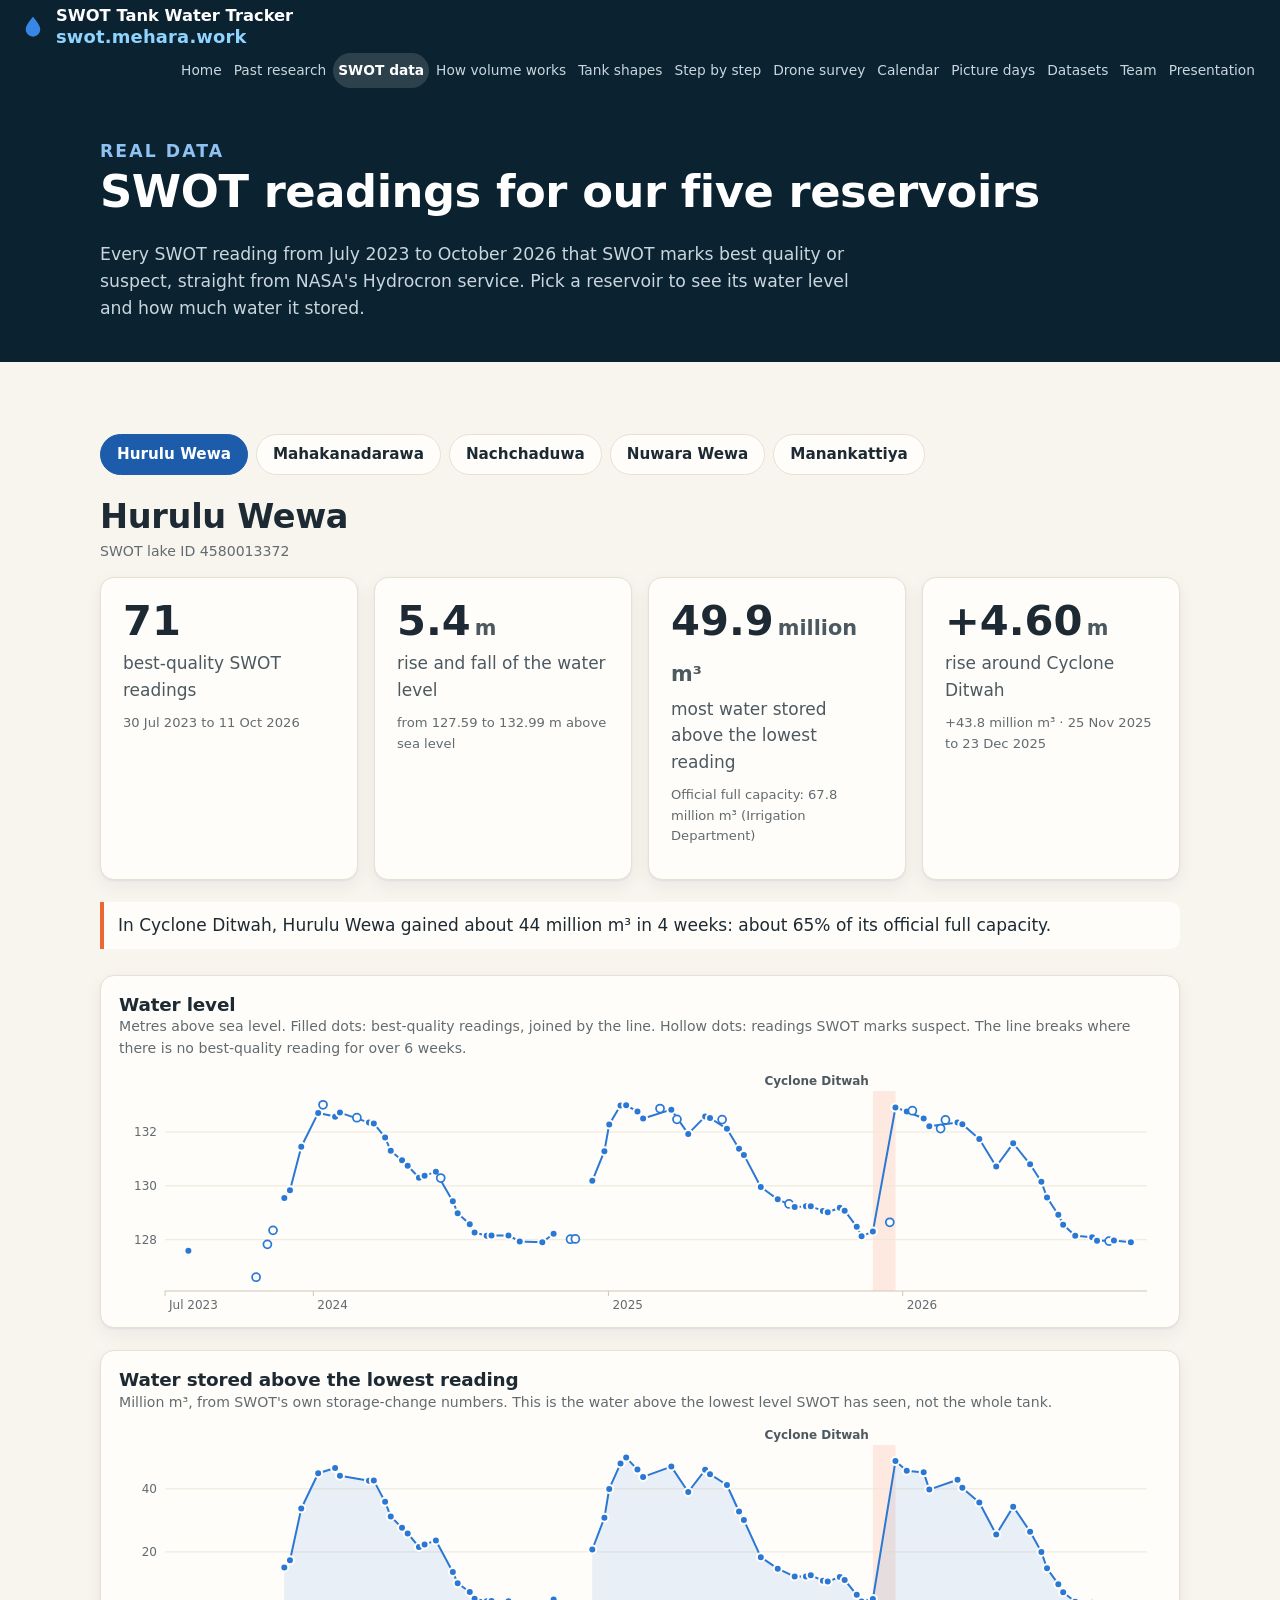
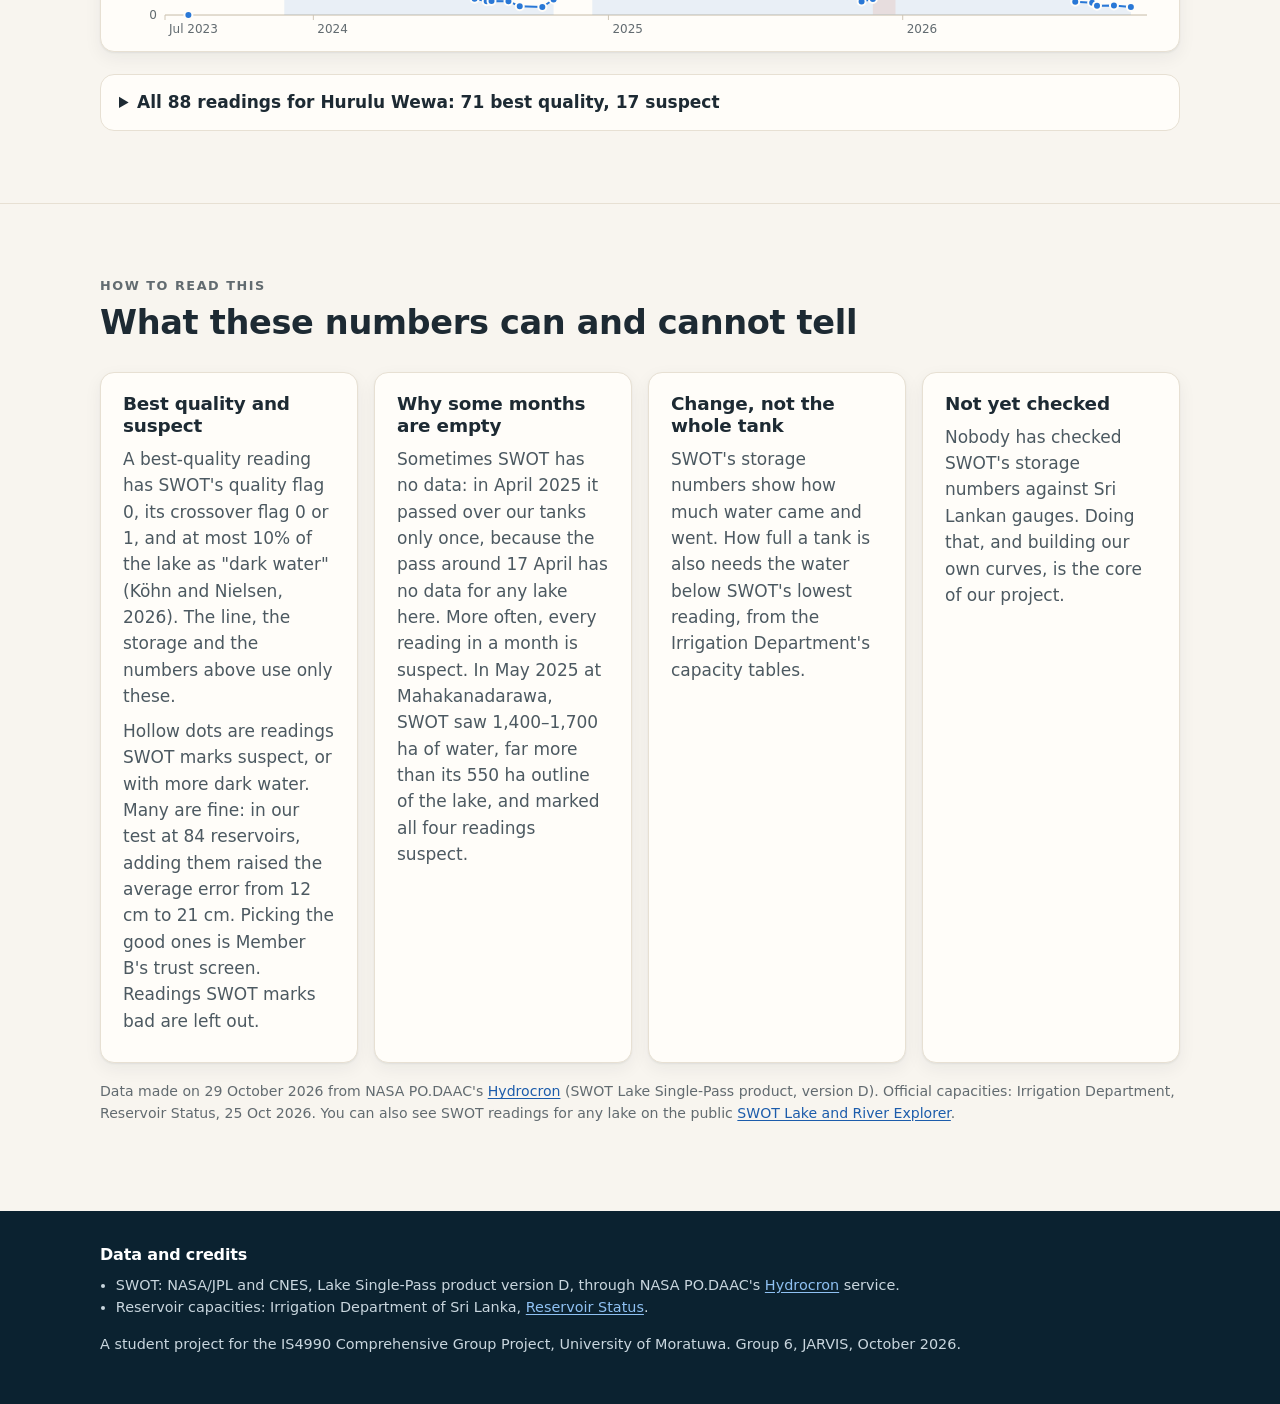
<file: site/data.html>
<!doctype html>
<html lang="en">
<head>
<meta charset="utf-8">
<meta name="viewport" content="width=device-width, initial-scale=1">
<title>Real SWOT data · SWOT Tank Water Tracker</title>
<meta name="description" content="Three years of SWOT water levels and stored water for five reservoirs near Anuradhapura, Sri Lanka.">
<link rel="icon" href="favicon.svg" type="image/svg+xml">
<link rel="stylesheet" href="assets/site.css">
<style>.plotwrap { position: relative; }</style>
</head>
<body>
<a class="skip" href="#main">Skip to content</a>
<header class="top"><div class="wrap">
  <a class="brand" href="./"><svg viewBox="0 0 24 24" aria-hidden="true"><path fill="#3987e5" d="M12 2.5c3.7 4.7 6.7 8.3 6.7 11.7a6.7 6.7 0 0 1-13.4 0C5.3 10.8 8.3 7.2 12 2.5z"/></svg><span class="brand-text">SWOT Tank Water Tracker<span class="brand-url">swot.mehara.work</span></span></a>
  <nav class="nav" aria-label="Main">
    <a href="./">Home</a>
    <a href="research.html">Past research</a>
    <a href="data.html" aria-current="page">SWOT data</a>
    <a href="explainer.html">How volume works</a>
    <a href="shapes.html">Tank shapes</a>
    <a href="steps.html">Step by step</a>
    <a href="drone.html">Drone survey</a>
    <a href="calendar.html">Calendar</a>
    <a href="pictures.html">Picture days</a>
    <a href="datasets.html">Datasets</a>
    <a href="team.html">Team</a>
    <a href="presentation.html">Presentation</a>
  </nav>
</div></header>

<main id="main">
<div class="band"><div class="wrap">
  <p class="eyebrow" style="color:#8fc1f2">Real data</p>
  <h1>SWOT readings for our five reservoirs</h1>
  <p>Every SWOT reading from July 2023 to October 2026 that SWOT marks best quality or suspect, straight from NASA's Hydrocron service. Pick a reservoir to see its water level and how much water it stored.</p>
</div></div>

<section><div class="wrap">
  <div class="picker" id="picker" role="tablist" aria-label="Reservoir"></div>
  <h2 id="res-name" style="margin-bottom:.1em"></h2>
  <p class="small" id="res-id"></p>
  <div class="tiles" id="kpis"></div>
  <ul class="notes" id="notes"></ul>

  <figure class="chart" style="margin-top:26px">
    <figcaption><h3>Water level</h3><p class="small" style="margin:0">Metres above sea level. Filled dots: best-quality readings, joined by the line. Hollow dots: readings SWOT marks suspect. The line breaks where there is no best-quality reading for over 6 weeks.</p></figcaption>
    <div class="plotwrap"><div class="plot" id="plot-level" role="img"></div><div class="tip" id="tip-level" hidden></div></div>
  </figure>
  <figure class="chart">
    <figcaption><h3>Water stored above the lowest reading</h3><p class="small" style="margin:0">Million m³, from SWOT's own storage-change numbers. This is the water above the lowest level SWOT has seen, not the whole tank.</p></figcaption>
    <div class="plotwrap"><div class="plot" id="plot-stored" role="img"></div><div class="tip" id="tip-stored" hidden></div></div>
  </figure>
  <p class="sr" id="live" aria-live="polite"></p>

  <details class="tablewrap">
    <summary id="table-title">All readings as a table</summary>
    <div class="scrollx">
      <table class="data">
        <thead><tr><th scope="col">Date</th><th scope="col">Quality</th><th scope="col">Water level (m)</th><th scope="col">SWOT water area (km²)</th><th scope="col">Stored above lowest (million m³)</th></tr></thead>
        <tbody id="table-body"></tbody>
      </table>
    </div>
  </details>
</div></section>

<section><div class="wrap">
  <div class="section-head">
    <p class="eyebrow">How to read this</p>
    <h2>What these numbers can and cannot tell</h2>
  </div>
  <div class="cards">
    <div class="card"><h3>Best quality and suspect</h3><p>A best-quality reading has SWOT's quality flag 0, its crossover flag 0 or 1, and at most 10% of the lake as "dark water" (Köhn and Nielsen, 2026). The line, the storage and the numbers above use only these.</p><p>Hollow dots are readings SWOT marks suspect, or with more dark water. Many are fine: in our test at 84 reservoirs, adding them raised the average error from 12 cm to 21 cm. Picking the good ones is Member B's trust screen. Readings SWOT marks bad are left out.</p></div>
    <div class="card"><h3>Why some months are empty</h3><p>Sometimes SWOT has no data: in April 2025 it passed over our tanks only once, because the pass around 17 April has no data for any lake here. More often, every reading in a month is suspect. In May 2025 at Mahakanadarawa, SWOT saw 1,400–1,700 ha of water, far more than its 550 ha outline of the lake, and marked all four readings suspect.</p></div>
    <div class="card"><h3>Change, not the whole tank</h3><p>SWOT's storage numbers show how much water came and went. How full a tank is also needs the water below SWOT's lowest reading, from the Irrigation Department's capacity tables.</p></div>
    <div class="card"><h3>Not yet checked</h3><p>Nobody has checked SWOT's storage numbers against Sri Lankan gauges. Doing that, and building our own curves, is the core of our project.</p></div>
  </div>
  <p class="small" style="margin-top:18px">Data made on <span id="made"></span> from NASA PO.DAAC's <a href="https://podaac.github.io/hydrocron/">Hydrocron</a> (SWOT Lake Single-Pass product, version D). Official capacities: Irrigation Department, Reservoir Status, 25 Oct 2026. You can also see SWOT readings for any lake on the public <a href="https://mibrechb.github.io/swot-data-explorer/">SWOT Lake and River Explorer</a>.</p>
</div></section>
</main>

<footer class="foot"><div class="wrap">
  <h2>Data and credits</h2>
  <ul>
    <li>SWOT: NASA/JPL and CNES, Lake Single-Pass product version D, through NASA PO.DAAC's <a href="https://podaac.github.io/hydrocron/">Hydrocron</a> service.</li>
    <li>Reservoir capacities: Irrigation Department of Sri Lanka, <a href="https://irrigation.gov.lk/web/index.php?option=com_content&amp;view=article&amp;id=84&amp;Itemid=201&amp;lang=en">Reservoir Status</a>.</li>
  </ul>
  <p>A student project for the IS4990 Comprehensive Group Project, University of Moratuwa. Group 6, JARVIS, October 2026.</p>
</div></footer>
<script src="data/reservoirs.js"></script>
<script src="assets/data.js"></script>
</body>
</html>
</file>
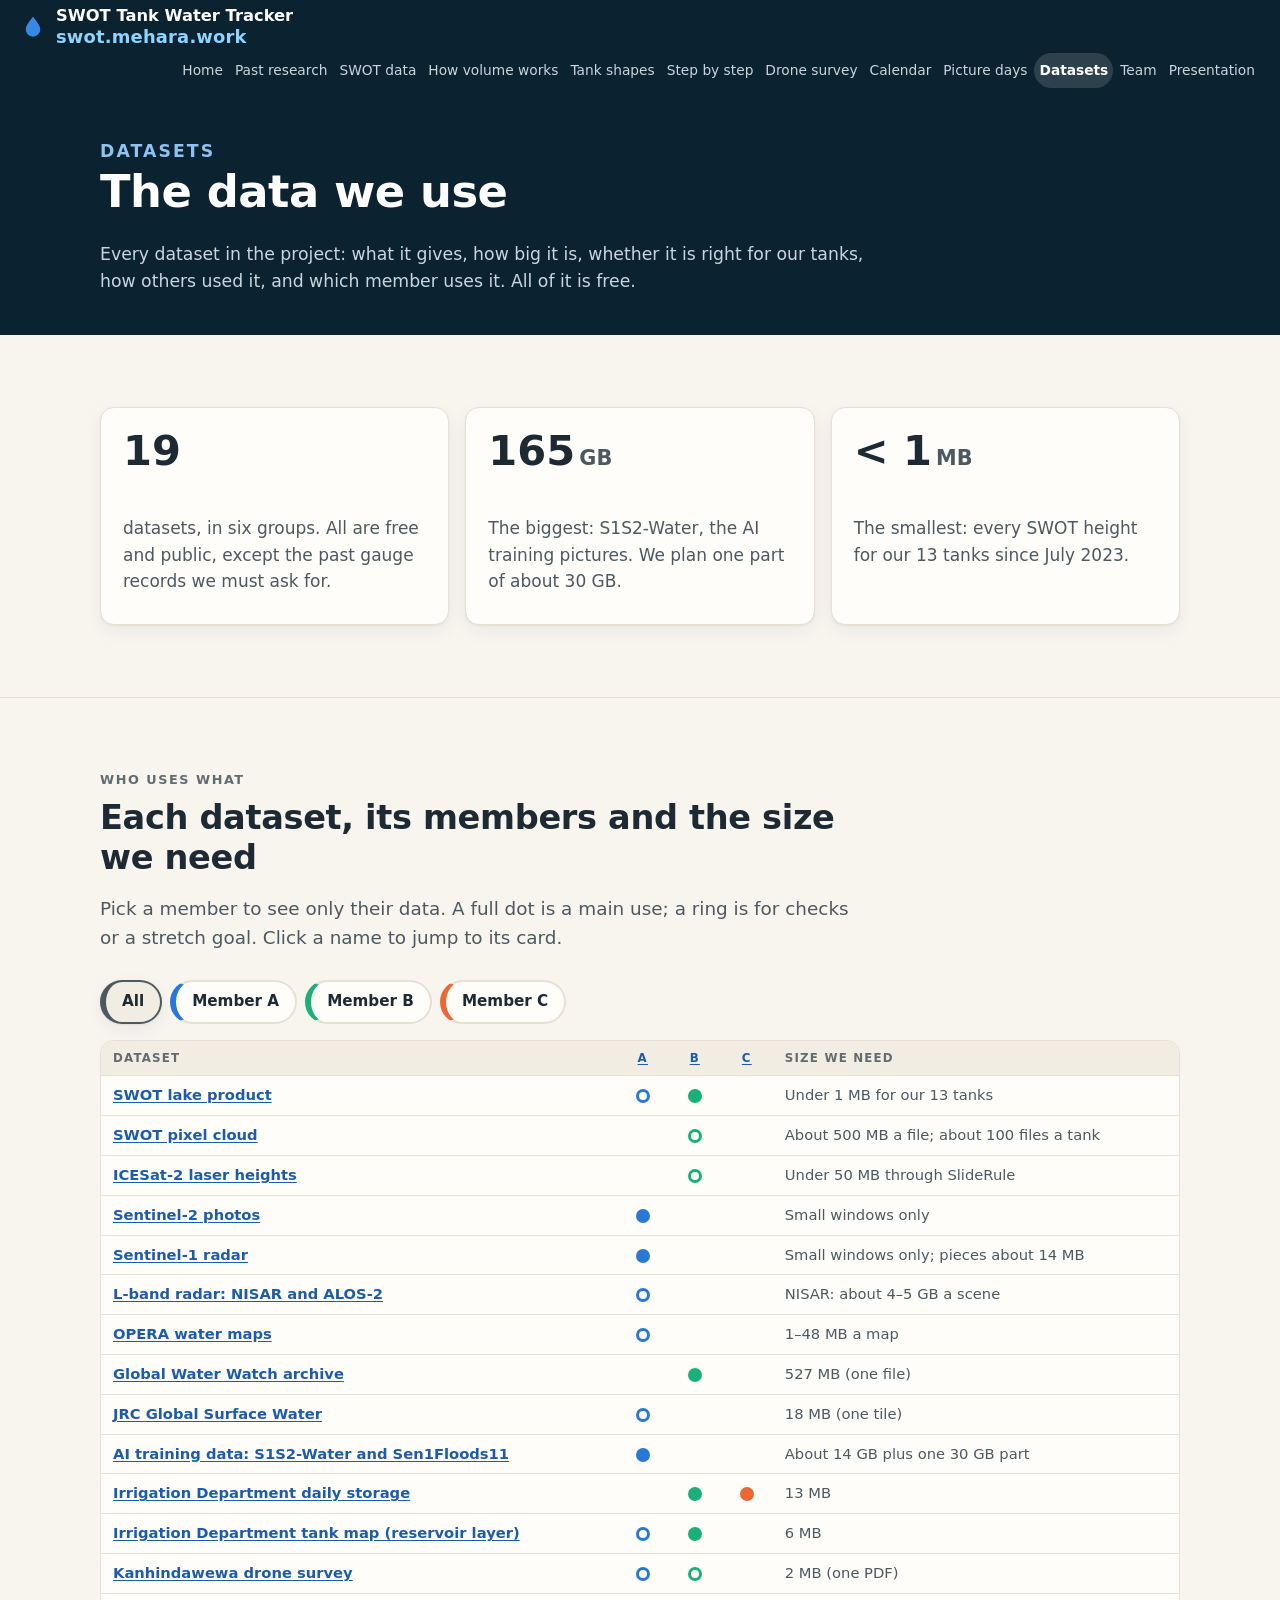
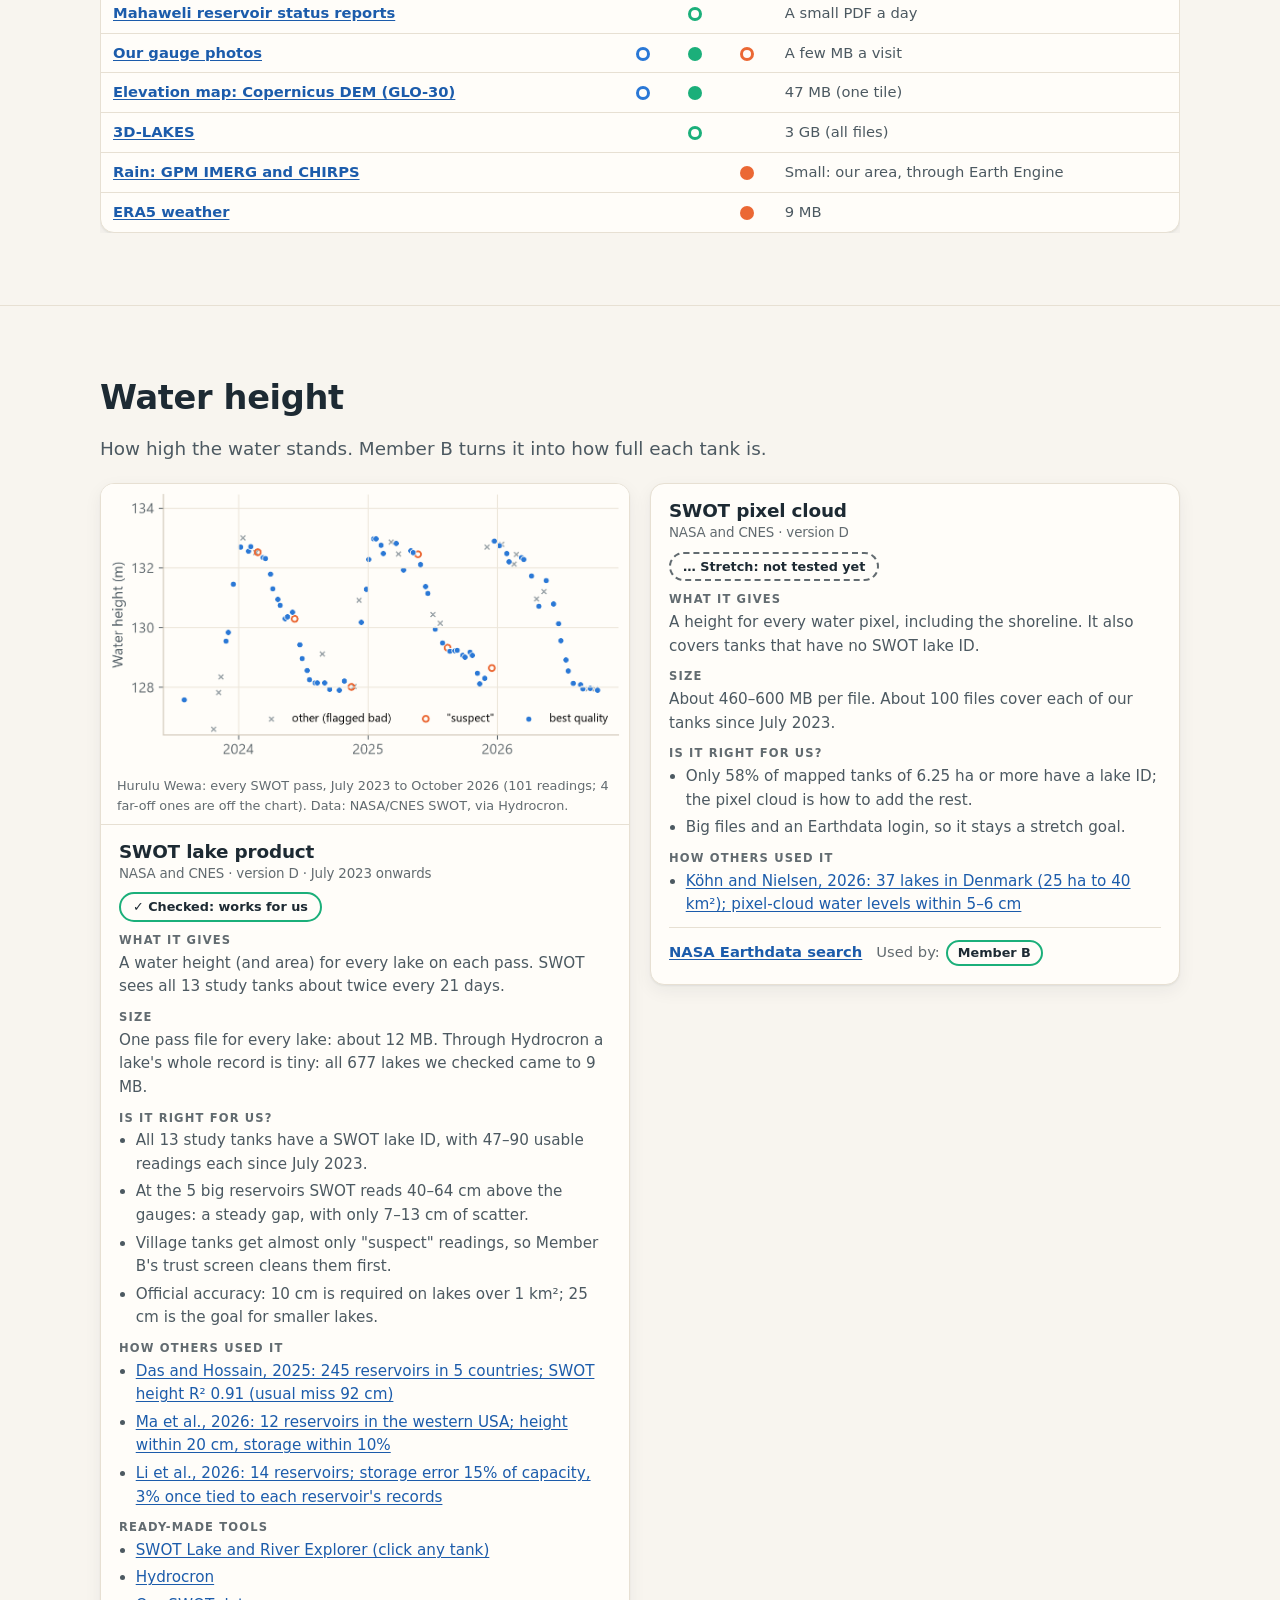
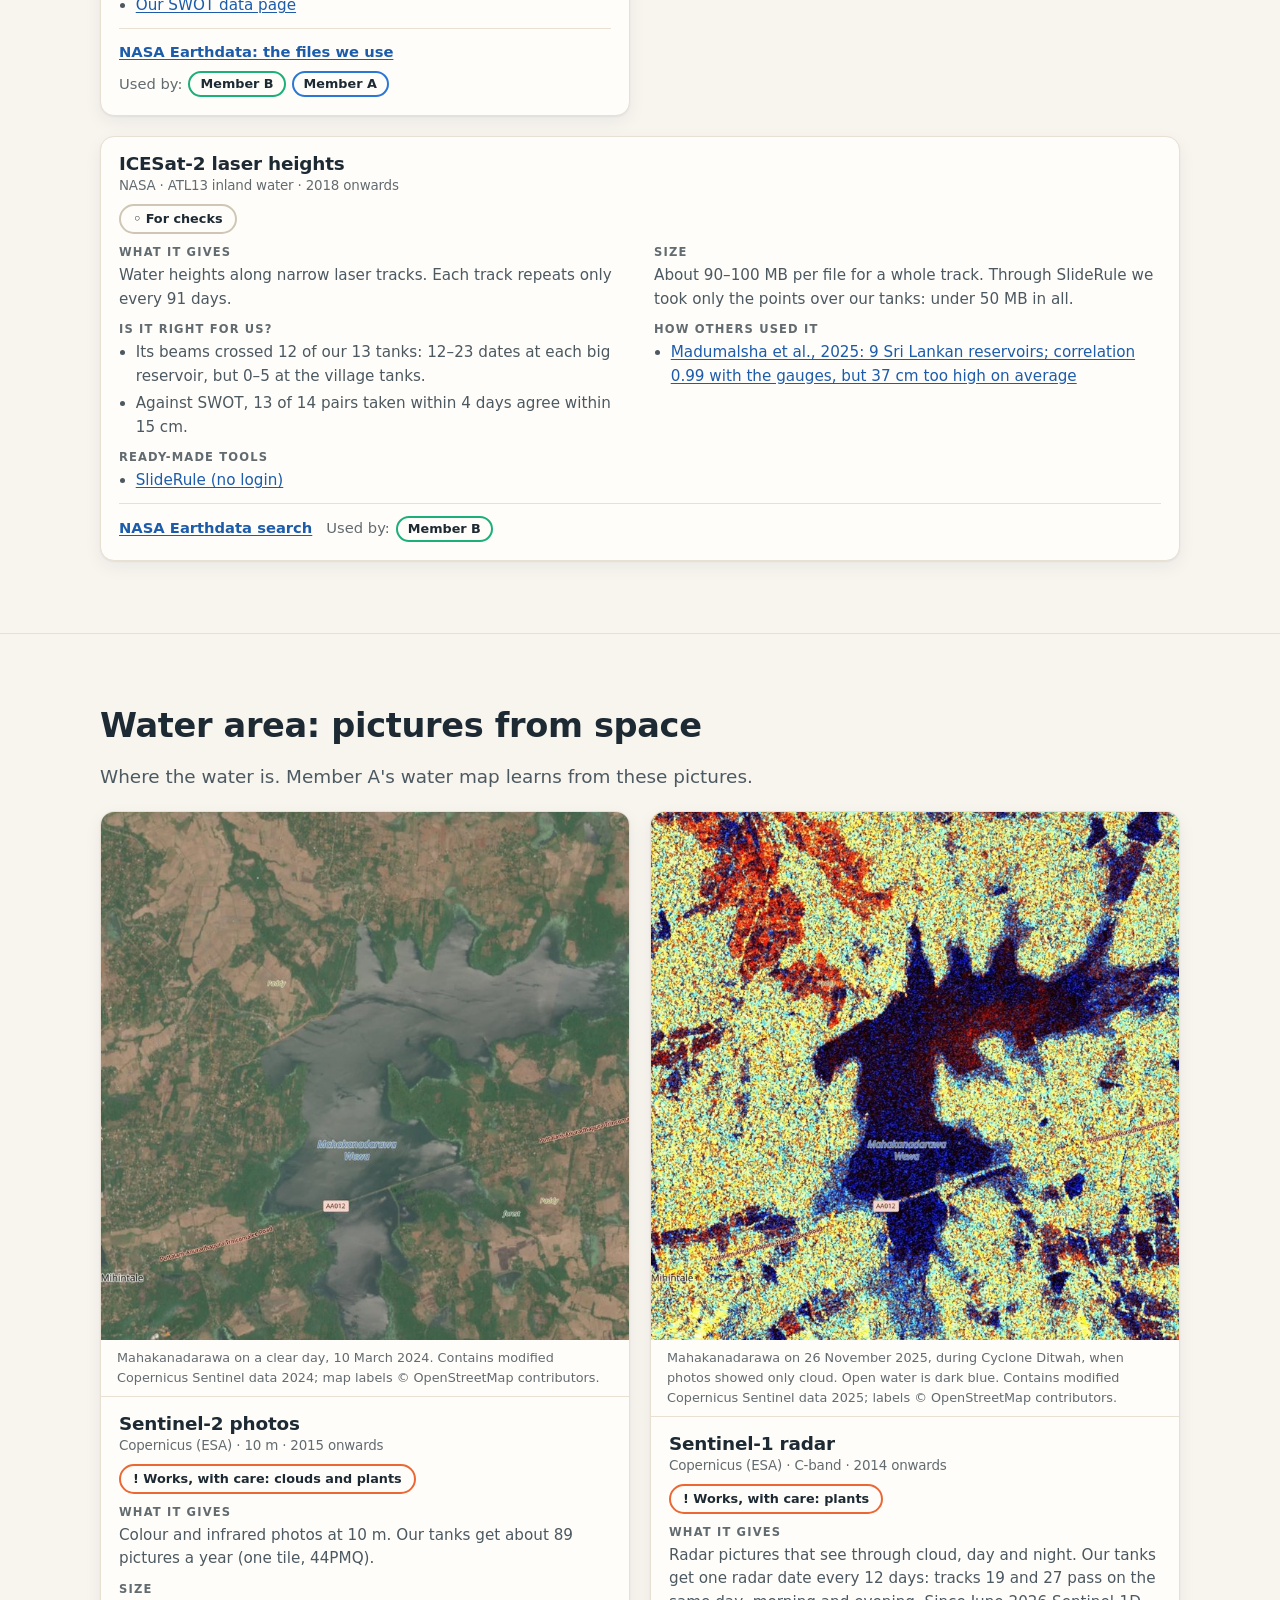
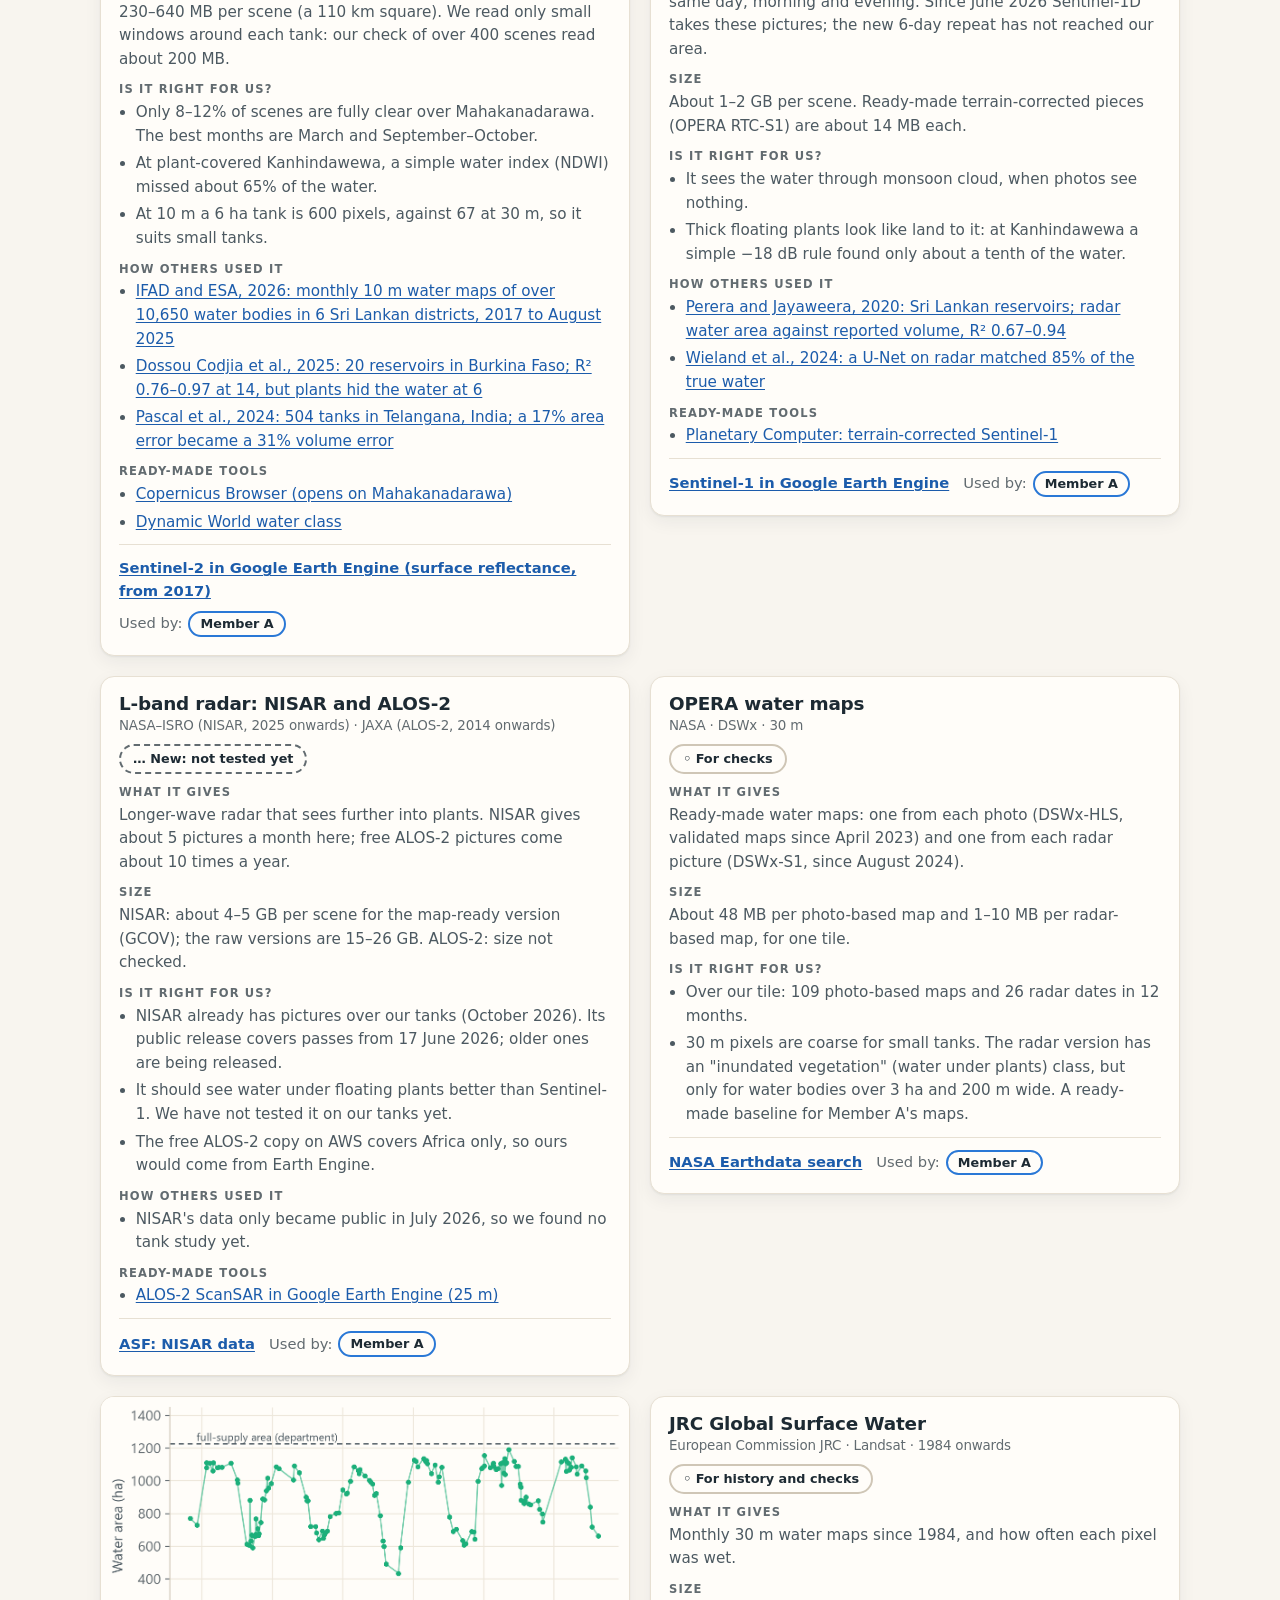
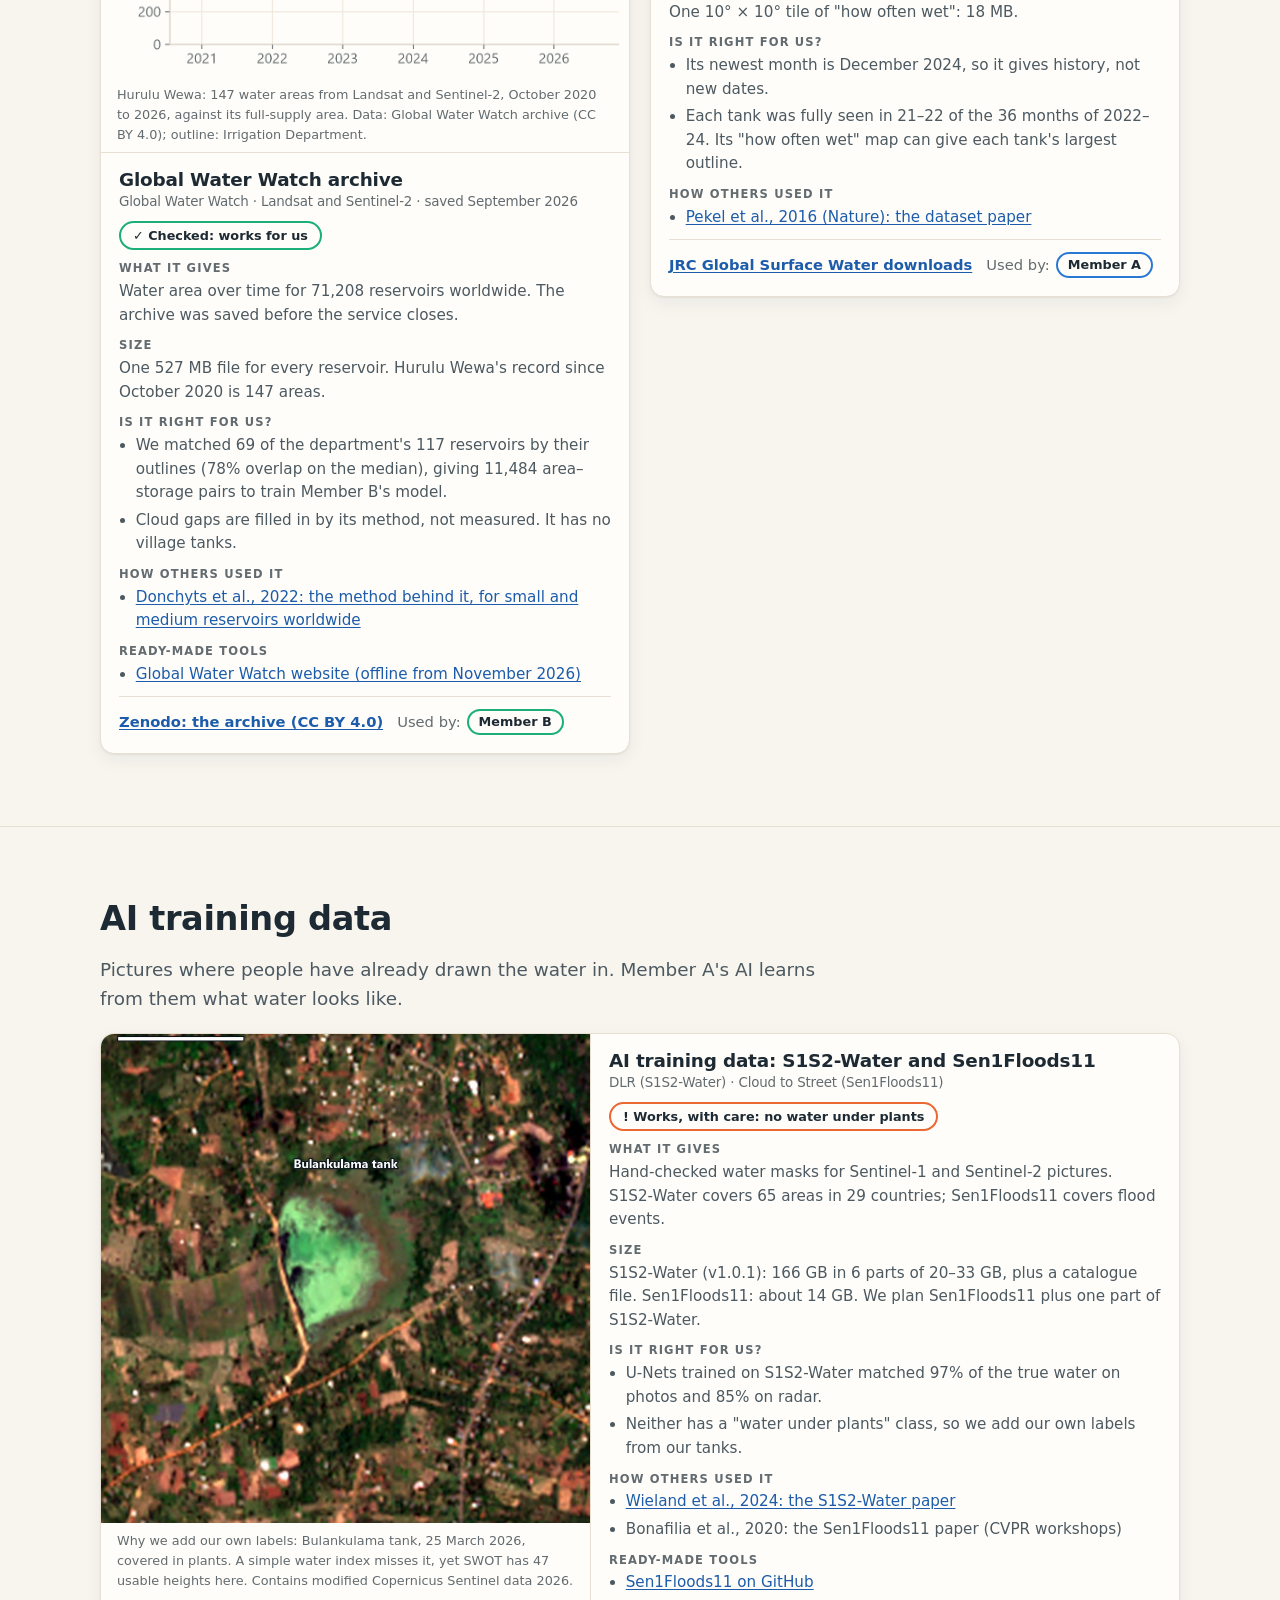
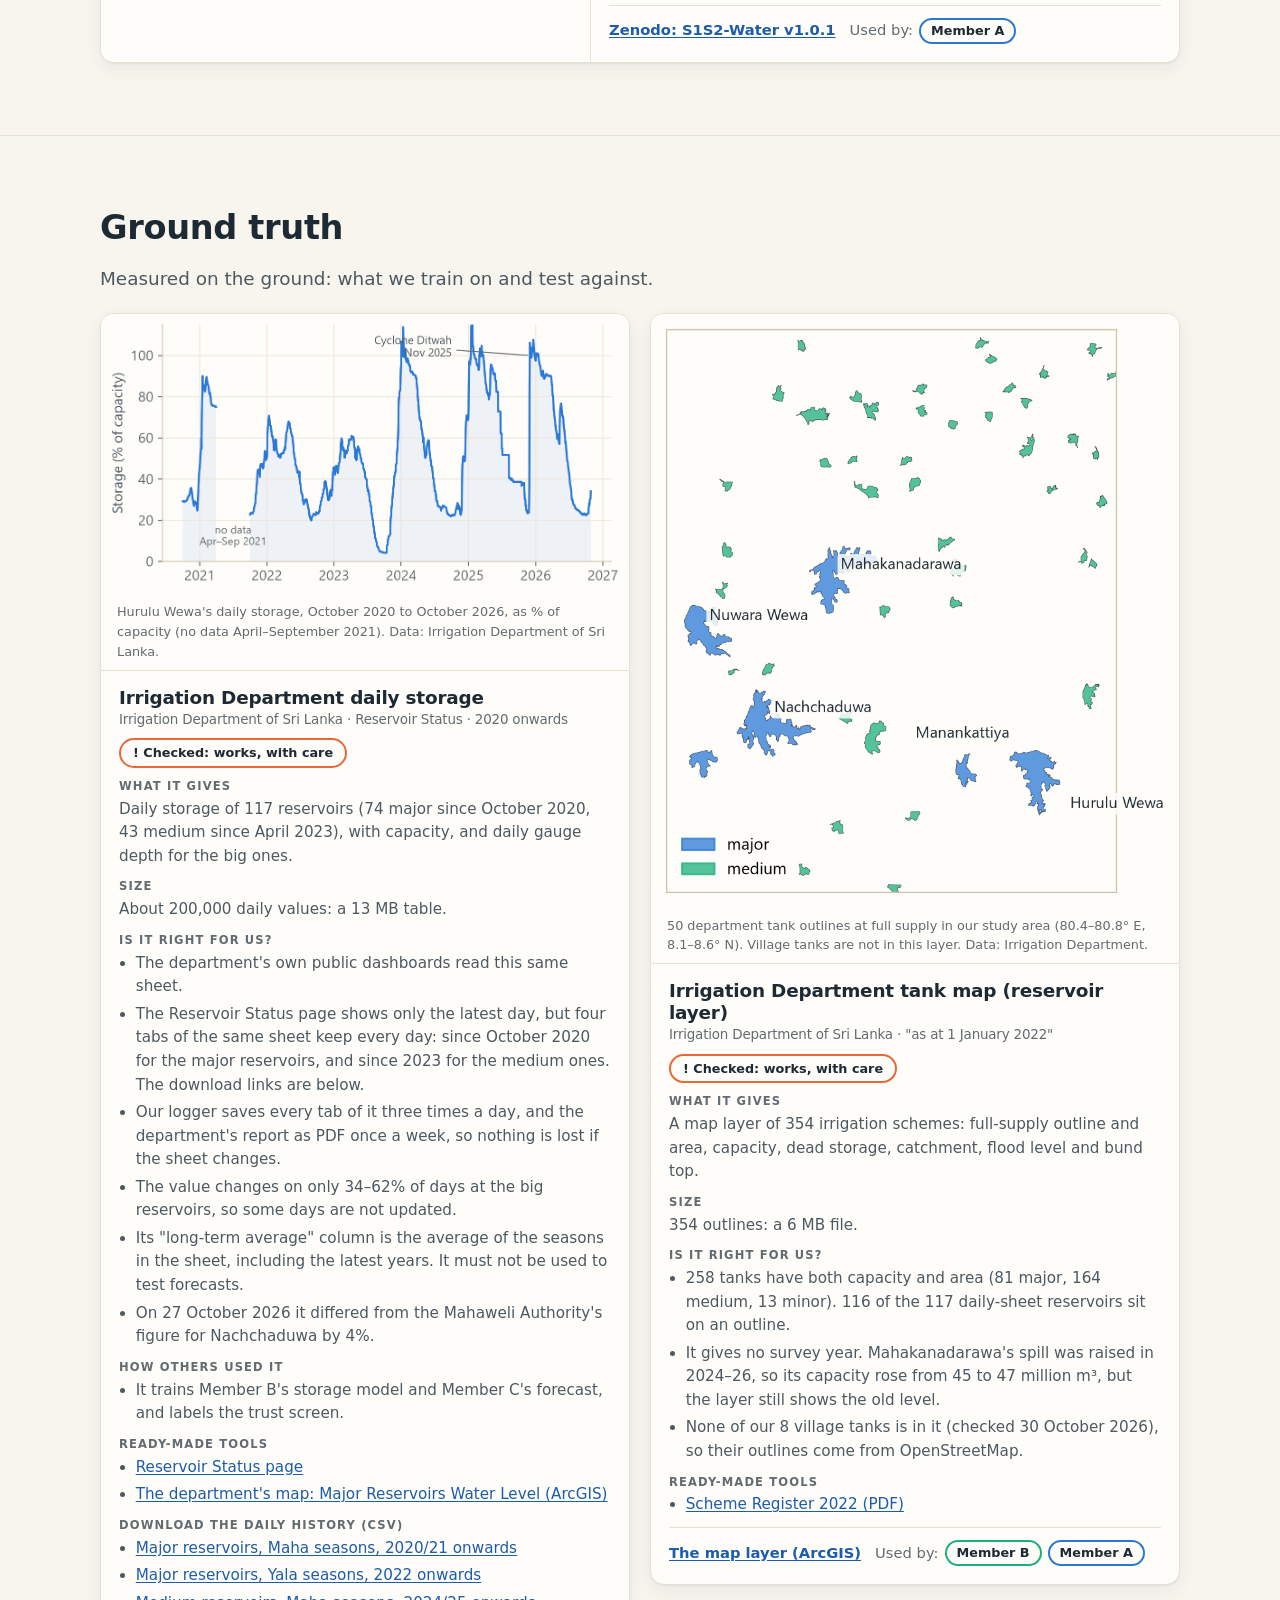
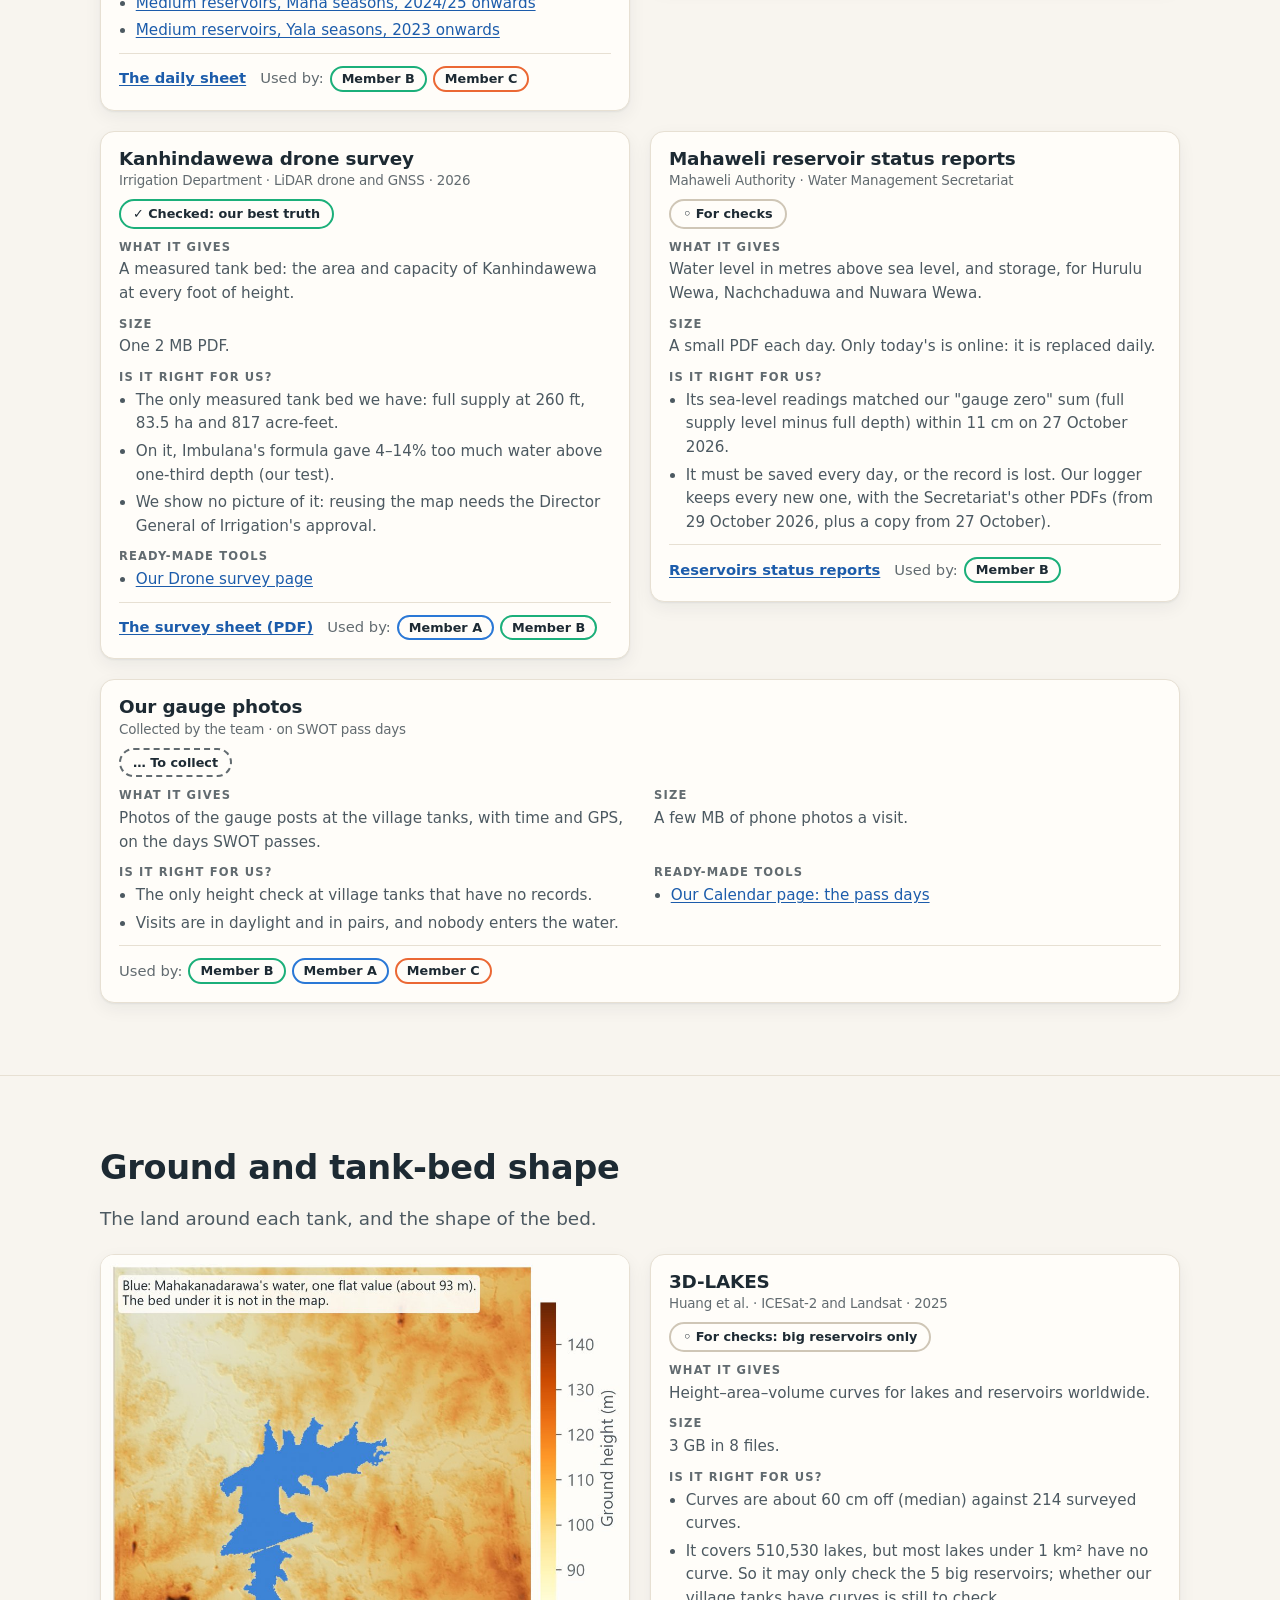
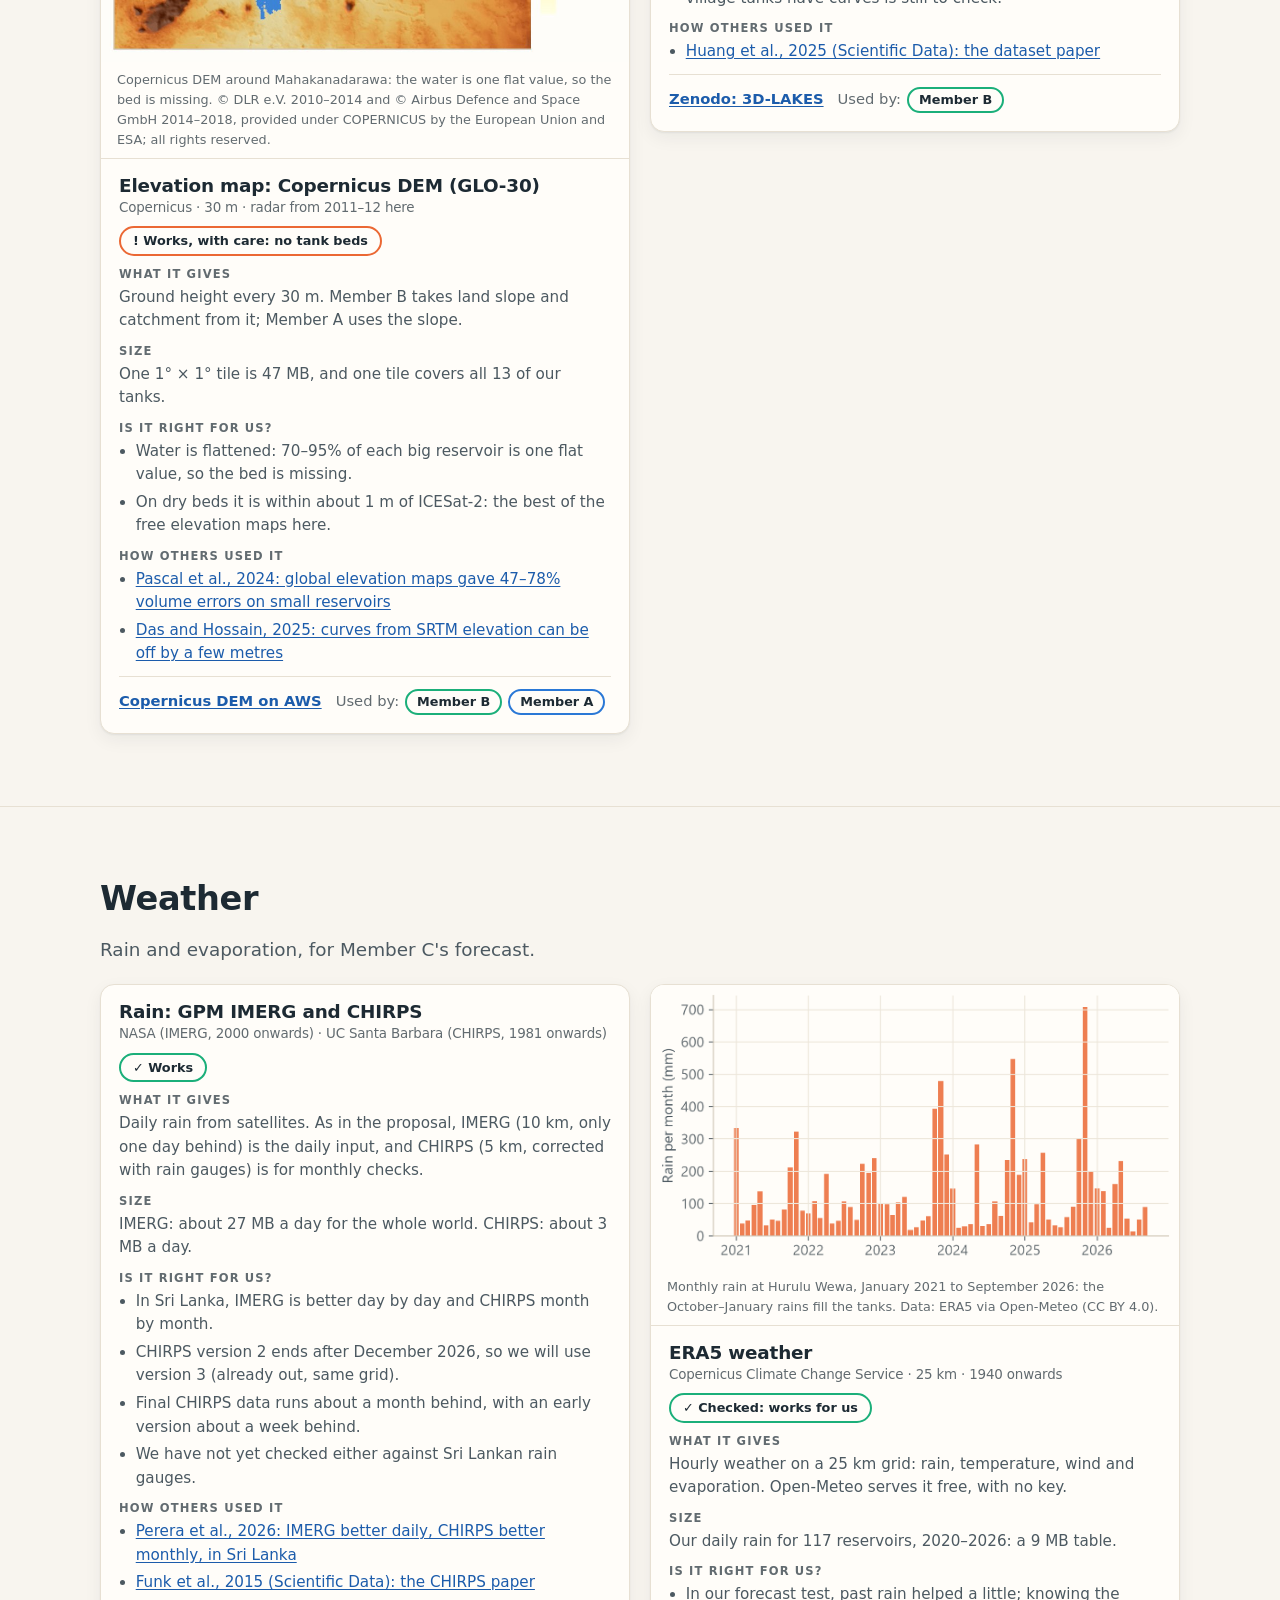
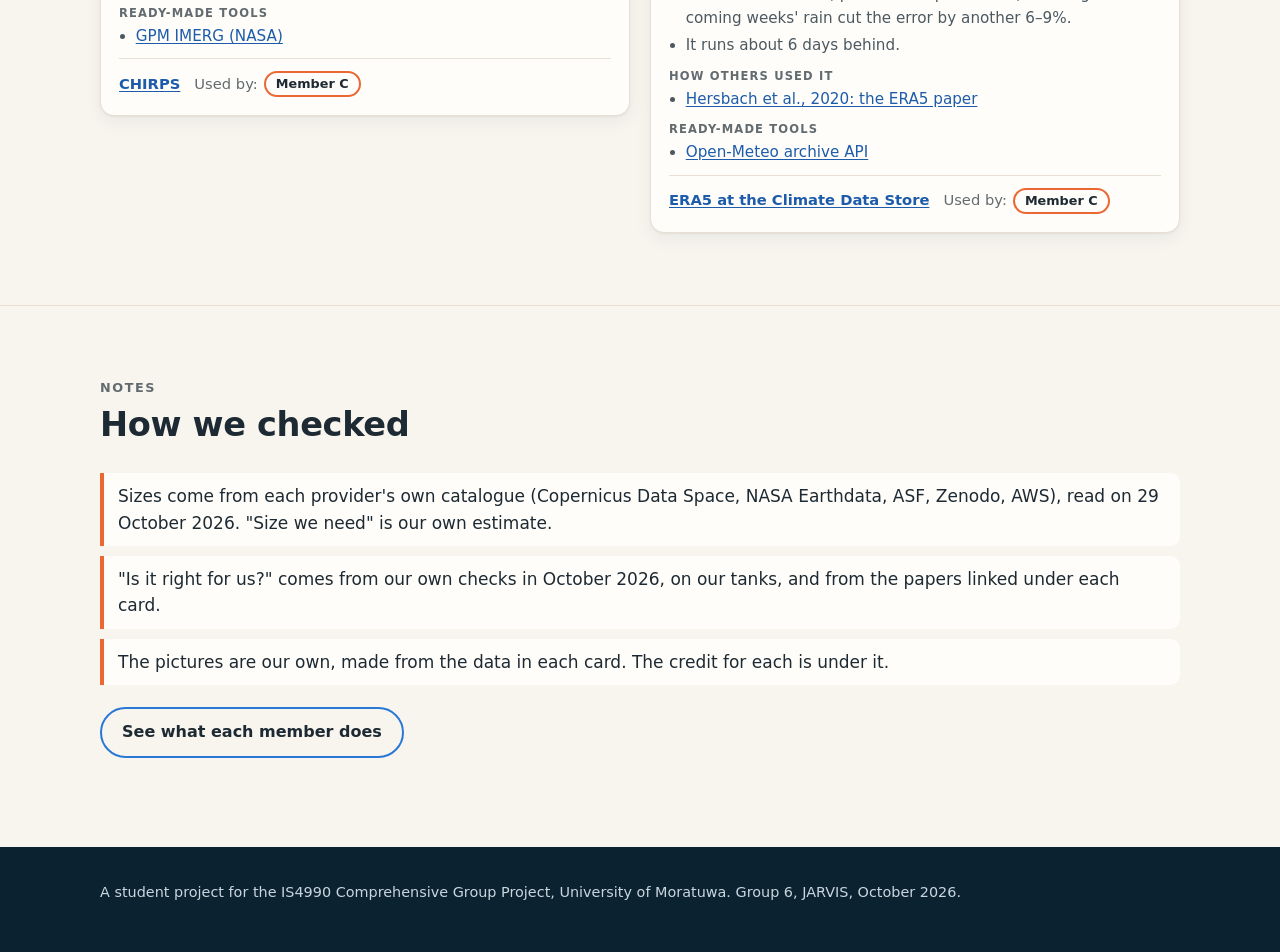
<file: site/datasets.html>
<!doctype html>
<html lang="en">
<head>
<meta charset="utf-8">
<meta name="viewport" content="width=device-width, initial-scale=1">
<title>Datasets · SWOT Tank Water Tracker</title>
<meta name="description" content="Every dataset in the SWOT Tank Water Tracker: what it gives, how big it is, whether it is right for our tanks, how others used it, and which member uses it.">
<link rel="icon" href="favicon.svg" type="image/svg+xml">
<link rel="stylesheet" href="assets/site.css">
</head>
<body>
<a class="skip" href="#main">Skip to content</a>
<header class="top"><div class="wrap">
  <a class="brand" href="./"><svg viewBox="0 0 24 24" aria-hidden="true"><path fill="#3987e5" d="M12 2.5c3.7 4.7 6.7 8.3 6.7 11.7a6.7 6.7 0 0 1-13.4 0C5.3 10.8 8.3 7.2 12 2.5z"/></svg><span class="brand-text">SWOT Tank Water Tracker<span class="brand-url">swot.mehara.work</span></span></a>
  <nav class="nav" aria-label="Main">
    <a href="./">Home</a>
    <a href="research.html">Past research</a>
    <a href="data.html">SWOT data</a>
    <a href="explainer.html">How volume works</a>
    <a href="shapes.html">Tank shapes</a>
    <a href="steps.html">Step by step</a>
    <a href="drone.html">Drone survey</a>
    <a href="calendar.html">Calendar</a>
    <a href="pictures.html">Picture days</a>
    <a href="datasets.html" aria-current="page">Datasets</a>
    <a href="team.html">Team</a>
    <a href="presentation.html">Presentation</a>
  </nav>
</div></header>

<main id="main">
<div class="band"><div class="wrap">
  <p class="eyebrow" style="color:#8fc1f2">Datasets</p>
  <h1>The data we use</h1>
  <p>Every dataset in the project: what it gives, how big it is, whether it is right for our tanks, how others used it, and which member uses it. All of it is free.</p>
</div></div>

<section><div class="wrap">
  <div class="tiles">
    <div class="tile"><p class="value">19</p><p class="label">datasets, in six groups. All are free and public, except the past gauge records we must ask for.</p></div>
    <div class="tile"><p class="value">165<span class="unit">GB</span></p><p class="label">The biggest: S1S2-Water, the AI training pictures. We plan one part of about 30 GB.</p></div>
    <div class="tile"><p class="value">&lt; 1<span class="unit">MB</span></p><p class="label">The smallest: every SWOT height for our 13 tanks since July 2023.</p></div>
  </div>
</div></section>

<section id="who"><div class="wrap">
  <div class="section-head">
    <p class="eyebrow">Who uses what</p>
    <h2>Each dataset, its members and the size we need</h2>
    <p class="lead">Pick a member to see only their data. A full dot is a main use; a ring is for checks or a stretch goal. Click a name to jump to its card.</p>
  </div>
  <div class="ds-filter" role="group" aria-label="Show datasets for" hidden>
    <button type="button" data-member="" aria-pressed="true">All</button>
    <button type="button" data-member="A" aria-pressed="false" style="--c:var(--blue)">Member A</button>
    <button type="button" data-member="B" aria-pressed="false" style="--c:var(--aqua)">Member B</button>
    <button type="button" data-member="C" aria-pressed="false" style="--c:var(--orange)">Member C</button>
  </div>
  <div class="scrollx">
  <table class="ds-matrix">
    <thead><tr><th scope="col">Dataset</th><th scope="col" class="m"><a href="team.html#member-a">A</a></th><th scope="col" class="m"><a href="team.html#member-b">B</a></th><th scope="col" class="m"><a href="team.html#member-c">C</a></th><th scope="col">Size we need</th></tr></thead>
    <tbody>
      <tr data-members="A B"><th scope="row"><a href="#swot">SWOT lake product</a><span class="msize">Under 1 MB for our 13 tanks</span></th><td class="m"><span class="dot ring" style="--c:var(--blue)" title="for checks or a stretch goal"></span><span class="sr">for checks or a stretch goal</span></td><td class="m"><span class="dot" style="--c:var(--aqua)" title="main use"></span><span class="sr">main use</span></td><td class="m"><span class="sr">not used</span></td><td>Under 1 MB for our 13 tanks</td></tr>
      <tr data-members="B"><th scope="row"><a href="#swot-pixc">SWOT pixel cloud</a><span class="msize">About 500 MB a file; about 100 files a tank</span></th><td class="m"><span class="sr">not used</span></td><td class="m"><span class="dot ring" style="--c:var(--aqua)" title="for checks or a stretch goal"></span><span class="sr">for checks or a stretch goal</span></td><td class="m"><span class="sr">not used</span></td><td>About 500 MB a file; about 100 files a tank</td></tr>
      <tr data-members="B"><th scope="row"><a href="#icesat2">ICESat-2 laser heights</a><span class="msize">Under 50 MB through SlideRule</span></th><td class="m"><span class="sr">not used</span></td><td class="m"><span class="dot ring" style="--c:var(--aqua)" title="for checks or a stretch goal"></span><span class="sr">for checks or a stretch goal</span></td><td class="m"><span class="sr">not used</span></td><td>Under 50 MB through SlideRule</td></tr>
      <tr data-members="A"><th scope="row"><a href="#sentinel-2">Sentinel-2 photos</a><span class="msize">Small windows only</span></th><td class="m"><span class="dot" style="--c:var(--blue)" title="main use"></span><span class="sr">main use</span></td><td class="m"><span class="sr">not used</span></td><td class="m"><span class="sr">not used</span></td><td>Small windows only</td></tr>
      <tr data-members="A"><th scope="row"><a href="#sentinel-1">Sentinel-1 radar</a><span class="msize">Small windows only; pieces about 14 MB</span></th><td class="m"><span class="dot" style="--c:var(--blue)" title="main use"></span><span class="sr">main use</span></td><td class="m"><span class="sr">not used</span></td><td class="m"><span class="sr">not used</span></td><td>Small windows only; pieces about 14 MB</td></tr>
      <tr data-members="A"><th scope="row"><a href="#l-band">L-band radar: NISAR and ALOS-2</a><span class="msize">NISAR: about 4–5 GB a scene</span></th><td class="m"><span class="dot ring" style="--c:var(--blue)" title="for checks or a stretch goal"></span><span class="sr">for checks or a stretch goal</span></td><td class="m"><span class="sr">not used</span></td><td class="m"><span class="sr">not used</span></td><td>NISAR: about 4–5 GB a scene</td></tr>
      <tr data-members="A"><th scope="row"><a href="#opera">OPERA water maps</a><span class="msize">1–48 MB a map</span></th><td class="m"><span class="dot ring" style="--c:var(--blue)" title="for checks or a stretch goal"></span><span class="sr">for checks or a stretch goal</span></td><td class="m"><span class="sr">not used</span></td><td class="m"><span class="sr">not used</span></td><td>1–48 MB a map</td></tr>
      <tr data-members="B"><th scope="row"><a href="#gww">Global Water Watch archive</a><span class="msize">527 MB (one file)</span></th><td class="m"><span class="sr">not used</span></td><td class="m"><span class="dot" style="--c:var(--aqua)" title="main use"></span><span class="sr">main use</span></td><td class="m"><span class="sr">not used</span></td><td>527 MB (one file)</td></tr>
      <tr data-members="A"><th scope="row"><a href="#jrc">JRC Global Surface Water</a><span class="msize">18 MB (one tile)</span></th><td class="m"><span class="dot ring" style="--c:var(--blue)" title="for checks or a stretch goal"></span><span class="sr">for checks or a stretch goal</span></td><td class="m"><span class="sr">not used</span></td><td class="m"><span class="sr">not used</span></td><td>18 MB (one tile)</td></tr>
      <tr data-members="A"><th scope="row"><a href="#training">AI training data: S1S2-Water and Sen1Floods11</a><span class="msize">About 14 GB plus one 30 GB part</span></th><td class="m"><span class="dot" style="--c:var(--blue)" title="main use"></span><span class="sr">main use</span></td><td class="m"><span class="sr">not used</span></td><td class="m"><span class="sr">not used</span></td><td>About 14 GB plus one 30 GB part</td></tr>
      <tr data-members="B C"><th scope="row"><a href="#dept-sheet">Irrigation Department daily storage</a><span class="msize">13 MB</span></th><td class="m"><span class="sr">not used</span></td><td class="m"><span class="dot" style="--c:var(--aqua)" title="main use"></span><span class="sr">main use</span></td><td class="m"><span class="dot" style="--c:var(--orange)" title="main use"></span><span class="sr">main use</span></td><td>13 MB</td></tr>
      <tr data-members="A B"><th scope="row"><a href="#dept-layer">Irrigation Department tank map (reservoir layer)</a><span class="msize">6 MB</span></th><td class="m"><span class="dot ring" style="--c:var(--blue)" title="for checks or a stretch goal"></span><span class="sr">for checks or a stretch goal</span></td><td class="m"><span class="dot" style="--c:var(--aqua)" title="main use"></span><span class="sr">main use</span></td><td class="m"><span class="sr">not used</span></td><td>6 MB</td></tr>
      <tr data-members="A B"><th scope="row"><a href="#drone">Kanhindawewa drone survey</a><span class="msize">2 MB (one PDF)</span></th><td class="m"><span class="dot ring" style="--c:var(--blue)" title="for checks or a stretch goal"></span><span class="sr">for checks or a stretch goal</span></td><td class="m"><span class="dot ring" style="--c:var(--aqua)" title="for checks or a stretch goal"></span><span class="sr">for checks or a stretch goal</span></td><td class="m"><span class="sr">not used</span></td><td>2 MB (one PDF)</td></tr>
      <tr data-members="B"><th scope="row"><a href="#mahaweli">Mahaweli reservoir status reports</a><span class="msize">A small PDF a day</span></th><td class="m"><span class="sr">not used</span></td><td class="m"><span class="dot ring" style="--c:var(--aqua)" title="for checks or a stretch goal"></span><span class="sr">for checks or a stretch goal</span></td><td class="m"><span class="sr">not used</span></td><td>A small PDF a day</td></tr>
      <tr data-members="A B C"><th scope="row"><a href="#field">Our gauge photos</a><span class="msize">A few MB a visit</span></th><td class="m"><span class="dot ring" style="--c:var(--blue)" title="for checks or a stretch goal"></span><span class="sr">for checks or a stretch goal</span></td><td class="m"><span class="dot" style="--c:var(--aqua)" title="main use"></span><span class="sr">main use</span></td><td class="m"><span class="dot ring" style="--c:var(--orange)" title="for checks or a stretch goal"></span><span class="sr">for checks or a stretch goal</span></td><td>A few MB a visit</td></tr>
      <tr data-members="A B"><th scope="row"><a href="#dem">Elevation map: Copernicus DEM (GLO-30)</a><span class="msize">47 MB (one tile)</span></th><td class="m"><span class="dot ring" style="--c:var(--blue)" title="for checks or a stretch goal"></span><span class="sr">for checks or a stretch goal</span></td><td class="m"><span class="dot" style="--c:var(--aqua)" title="main use"></span><span class="sr">main use</span></td><td class="m"><span class="sr">not used</span></td><td>47 MB (one tile)</td></tr>
      <tr data-members="B"><th scope="row"><a href="#3d-lakes">3D-LAKES</a><span class="msize">3 GB (all files)</span></th><td class="m"><span class="sr">not used</span></td><td class="m"><span class="dot ring" style="--c:var(--aqua)" title="for checks or a stretch goal"></span><span class="sr">for checks or a stretch goal</span></td><td class="m"><span class="sr">not used</span></td><td>3 GB (all files)</td></tr>
      <tr data-members="C"><th scope="row"><a href="#chirps">Rain: GPM IMERG and CHIRPS</a><span class="msize">Small: our area, through Earth Engine</span></th><td class="m"><span class="sr">not used</span></td><td class="m"><span class="sr">not used</span></td><td class="m"><span class="dot" style="--c:var(--orange)" title="main use"></span><span class="sr">main use</span></td><td>Small: our area, through Earth Engine</td></tr>
      <tr data-members="C"><th scope="row"><a href="#era5">ERA5 weather</a><span class="msize">9 MB</span></th><td class="m"><span class="sr">not used</span></td><td class="m"><span class="sr">not used</span></td><td class="m"><span class="dot" style="--c:var(--orange)" title="main use"></span><span class="sr">main use</span></td><td>9 MB</td></tr>
    </tbody>
  </table>
  </div>
</div></section>

<section class="ds-group" id="g-height" aria-labelledby="h-height"><div class="wrap">
  <div class="section-head"><h2 id="h-height">Water height</h2><p class="lead">How high the water stands. Member B turns it into how full each tank is.</p></div>
  <div class="ds-grid">
<article class="ds has-fig" id="swot" data-members="A B">
  <figure class="ds-fig"><img src="assets/img/datasets/swot-hurulu.png" alt="Chart of SWOT water heights at Hurulu Wewa from 2023 to 2026, rising and falling each year; most readings are best quality" width="1151" height="619" loading="lazy"><figcaption>Hurulu Wewa: every SWOT pass, July 2023 to October 2026 (101 readings; 4 far-off ones are off the chart). Data: NASA/CNES SWOT, via Hydrocron.</figcaption></figure>
  <div class="ds-body">
    <h3>SWOT lake product<span class="ds-prov">NASA and CNES · version D · July 2023 onwards</span></h3>
    <p class="verdict ok"><span aria-hidden="true">✓</span> Checked: works for us</p>
    <dl>
      <div><dt>What it gives</dt><dd>A water height (and area) for every lake on each pass. SWOT sees all 13 study tanks about twice every 21 days.</dd></div>
      <div><dt>Size</dt><dd>One pass file for every lake: about 12 MB. Through Hydrocron a lake&#x27;s whole record is tiny: all 677 lakes we checked came to 9 MB.</dd></div>
      <div><dt>Is it right for us?</dt><dd><ul><li>All 13 study tanks have a SWOT lake ID, with 47–90 usable readings each since July 2023.</li><li>At the 5 big reservoirs SWOT reads 40–64 cm above the gauges: a steady gap, with only 7–13 cm of scatter.</li><li>Village tanks get almost only &quot;suspect&quot; readings, so Member B&#x27;s trust screen cleans them first.</li><li>Official accuracy: 10 cm is required on lakes over 1 km²; 25 cm is the goal for smaller lakes.</li></ul></dd></div>
      <div><dt>How others used it</dt><dd><ul><li><a href="https://doi.org/10.1029/2024EA004178">Das and Hossain, 2025: 245 reservoirs in 5 countries; SWOT height R² 0.91 (usual miss 92 cm)</a></li><li><a href="https://doi.org/10.1029/2025WR041223">Ma et al., 2026: 12 reservoirs in the western USA; height within 20 cm, storage within 10%</a></li><li><a href="https://doi.org/10.3390/w18192462">Li et al., 2026: 14 reservoirs; storage error 15% of capacity, 3% once tied to each reservoir&#x27;s records</a></li></ul></dd></div>
      <div><dt>Ready-made tools</dt><dd><ul><li><a href="https://mibrechb.github.io/swot-data-explorer/">SWOT Lake and River Explorer (click any tank)</a></li><li><a href="https://podaac.github.io/hydrocron/">Hydrocron</a></li><li><a href="data.html">Our SWOT data page</a></li></ul></dd></div>
    </dl>
    <p class="ds-foot"><a class="ds-open" href="https://search.earthdata.nasa.gov/search/granules?p=C3233944983-POCLOUD">NASA Earthdata: the files we use</a><span class="ds-used">Used by: <a class="mchip" style="--c:var(--aqua)" href="team.html#member-b">Member B</a> <a class="mchip" style="--c:var(--blue)" href="team.html#member-a">Member A</a></span></p>
  </div>
</article>
<article class="ds" id="swot-pixc" data-members="B">
  <div class="ds-body">
    <h3>SWOT pixel cloud<span class="ds-prov">NASA and CNES · version D</span></h3>
    <p class="verdict new"><span aria-hidden="true">…</span> Stretch: not tested yet</p>
    <dl>
      <div><dt>What it gives</dt><dd>A height for every water pixel, including the shoreline. It also covers tanks that have no SWOT lake ID.</dd></div>
      <div><dt>Size</dt><dd>About 460–600 MB per file. About 100 files cover each of our tanks since July 2023.</dd></div>
      <div><dt>Is it right for us?</dt><dd><ul><li>Only 58% of mapped tanks of 6.25 ha or more have a lake ID; the pixel cloud is how to add the rest.</li><li>Big files and an Earthdata login, so it stays a stretch goal.</li></ul></dd></div>
      <div><dt>How others used it</dt><dd><ul><li><a href="https://doi.org/10.5194/hess-30-6443-2026">Köhn and Nielsen, 2026: 37 lakes in Denmark (25 ha to 40 km²); pixel-cloud water levels within 5–6 cm</a></li></ul></dd></div>
    </dl>
    <p class="ds-foot"><a class="ds-open" href="https://search.earthdata.nasa.gov/search?q=SWOT_L2_HR_PIXC_D">NASA Earthdata search</a><span class="ds-used">Used by: <a class="mchip" style="--c:var(--aqua)" href="team.html#member-b">Member B</a></span></p>
  </div>
</article>
<article class="ds ds-wide" id="icesat2" data-members="B">
  <div class="ds-body">
    <h3>ICESat-2 laser heights<span class="ds-prov">NASA · ATL13 inland water · 2018 onwards</span></h3>
    <p class="verdict aux"><span aria-hidden="true">◦</span> For checks</p>
    <dl>
      <div><dt>What it gives</dt><dd>Water heights along narrow laser tracks. Each track repeats only every 91 days.</dd></div>
      <div><dt>Size</dt><dd>About 90–100 MB per file for a whole track. Through SlideRule we took only the points over our tanks: under 50 MB in all.</dd></div>
      <div><dt>Is it right for us?</dt><dd><ul><li>Its beams crossed 12 of our 13 tanks: 12–23 dates at each big reservoir, but 0–5 at the village tanks.</li><li>Against SWOT, 13 of 14 pairs taken within 4 days agree within 15 cm.</li></ul></dd></div>
      <div><dt>How others used it</dt><dd><ul><li><a href="https://doi.org/10.4038/engineer.v58i1.7674">Madumalsha et al., 2025: 9 Sri Lankan reservoirs; correlation 0.99 with the gauges, but 37 cm too high on average</a></li></ul></dd></div>
      <div><dt>Ready-made tools</dt><dd><ul><li><a href="https://slideruleearth.io">SlideRule (no login)</a></li></ul></dd></div>
    </dl>
    <p class="ds-foot"><a class="ds-open" href="https://search.earthdata.nasa.gov/search?q=ATL13">NASA Earthdata search</a><span class="ds-used">Used by: <a class="mchip" style="--c:var(--aqua)" href="team.html#member-b">Member B</a></span></p>
  </div>
</article>
  </div>
</div></section>

<section class="ds-group" id="g-area" aria-labelledby="h-area"><div class="wrap">
  <div class="section-head"><h2 id="h-area">Water area: pictures from space</h2><p class="lead">Where the water is. Member A&#x27;s water map learns from these pictures.</p></div>
  <div class="ds-grid">
<article class="ds has-fig" id="sentinel-2" data-members="A">
  <figure class="ds-fig"><img src="assets/img/datasets/sentinel-2-mahakanadarawa.jpg" alt="Sentinel-2 colour photo of Mahakanadarawa reservoir on a clear day" width="720" height="720" loading="lazy"><figcaption>Mahakanadarawa on a clear day, 10 March 2024. Contains modified Copernicus Sentinel data 2024; map labels © OpenStreetMap contributors.</figcaption></figure>
  <div class="ds-body">
    <h3>Sentinel-2 photos<span class="ds-prov">Copernicus (ESA) · 10 m · 2015 onwards</span></h3>
    <p class="verdict care"><span aria-hidden="true">!</span> Works, with care: clouds and plants</p>
    <dl>
      <div><dt>What it gives</dt><dd>Colour and infrared photos at 10 m. Our tanks get about 89 pictures a year (one tile, 44PMQ).</dd></div>
      <div><dt>Size</dt><dd>230–640 MB per scene (a 110 km square). We read only small windows around each tank: our check of over 400 scenes read about 200 MB.</dd></div>
      <div><dt>Is it right for us?</dt><dd><ul><li>Only 8–12% of scenes are fully clear over Mahakanadarawa. The best months are March and September–October.</li><li>At plant-covered Kanhindawewa, a simple water index (NDWI) missed about 65% of the water.</li><li>At 10 m a 6 ha tank is 600 pixels, against 67 at 30 m, so it suits small tanks.</li></ul></dd></div>
      <div><dt>How others used it</dt><dd><ul><li><a href="https://www.ifad.org/en/w/publications/water-surface-maps-to-manage-ancient-tank-cascade-systems-in-sri-lanka">IFAD and ESA, 2026: monthly 10 m water maps of over 10,650 water bodies in 6 Sri Lankan districts, 2017 to August 2025</a></li><li><a href="https://doi.org/10.1016/j.jag.2025.104523">Dossou Codjia et al., 2025: 20 reservoirs in Burkina Faso; R² 0.76–0.97 at 14, but plants hid the water at 6</a></li><li><a href="https://doi.org/10.1371/journal.pwat.0000260">Pascal et al., 2024: 504 tanks in Telangana, India; a 17% area error became a 31% volume error</a></li></ul></dd></div>
      <div><dt>Ready-made tools</dt><dd><ul><li><a href="https://browser.dataspace.copernicus.eu/?themeId=DEFAULT-THEME&amp;dateMode=SINGLE&amp;zoom=14&amp;lat=8.3868&amp;lng=80.5471&amp;datasetId=S2_L2A_CDAS&amp;fromTime=2024-03-10T00%3A00%3A00.000Z&amp;toTime=2024-03-10T23%3A59%3A59.999Z&amp;layerId=1_TRUE_COLOR">Copernicus Browser (opens on Mahakanadarawa)</a></li><li><a href="https://developers.google.com/earth-engine/datasets/catalog/GOOGLE_DYNAMICWORLD_V1">Dynamic World water class</a></li></ul></dd></div>
    </dl>
    <p class="ds-foot"><a class="ds-open" href="https://developers.google.com/earth-engine/datasets/catalog/COPERNICUS_S2_SR_HARMONIZED">Sentinel-2 in Google Earth Engine (surface reflectance, from 2017)</a><span class="ds-used">Used by: <a class="mchip" style="--c:var(--blue)" href="team.html#member-a">Member A</a></span></p>
  </div>
</article>
<article class="ds has-fig" id="sentinel-1" data-members="A">
  <figure class="ds-fig"><img src="assets/img/datasets/sentinel-1-mahakanadarawa.jpg" alt="Sentinel-1 radar picture of Mahakanadarawa during a cyclone; the water shows dark blue" width="720" height="720" loading="lazy"><figcaption>Mahakanadarawa on 26 November 2025, during Cyclone Ditwah, when photos showed only cloud. Open water is dark blue. Contains modified Copernicus Sentinel data 2025; labels © OpenStreetMap contributors.</figcaption></figure>
  <div class="ds-body">
    <h3>Sentinel-1 radar<span class="ds-prov">Copernicus (ESA) · C-band · 2014 onwards</span></h3>
    <p class="verdict care"><span aria-hidden="true">!</span> Works, with care: plants</p>
    <dl>
      <div><dt>What it gives</dt><dd>Radar pictures that see through cloud, day and night. Our tanks get one radar date every 12 days: tracks 19 and 27 pass on the same day, morning and evening. Since June 2026 Sentinel-1D takes these pictures; the new 6-day repeat has not reached our area.</dd></div>
      <div><dt>Size</dt><dd>About 1–2 GB per scene. Ready-made terrain-corrected pieces (OPERA RTC-S1) are about 14 MB each.</dd></div>
      <div><dt>Is it right for us?</dt><dd><ul><li>It sees the water through monsoon cloud, when photos see nothing.</li><li>Thick floating plants look like land to it: at Kanhindawewa a simple −18 dB rule found only about a tenth of the water.</li></ul></dd></div>
      <div><dt>How others used it</dt><dd><ul><li><a href="https://archive.cmb.ac.lk/items/84f64851-eaa9-4b8c-babd-5d18f130c1ee">Perera and Jayaweera, 2020: Sri Lankan reservoirs; radar water area against reported volume, R² 0.67–0.94</a></li><li><a href="https://doi.org/10.1109/JSTARS.2023.3333969">Wieland et al., 2024: a U-Net on radar matched 85% of the true water</a></li></ul></dd></div>
      <div><dt>Ready-made tools</dt><dd><ul><li><a href="https://planetarycomputer.microsoft.com/dataset/sentinel-1-rtc">Planetary Computer: terrain-corrected Sentinel-1</a></li></ul></dd></div>
    </dl>
    <p class="ds-foot"><a class="ds-open" href="https://developers.google.com/earth-engine/datasets/catalog/COPERNICUS_S1_GRD">Sentinel-1 in Google Earth Engine</a><span class="ds-used">Used by: <a class="mchip" style="--c:var(--blue)" href="team.html#member-a">Member A</a></span></p>
  </div>
</article>
<article class="ds" id="l-band" data-members="A">
  <div class="ds-body">
    <h3>L-band radar: NISAR and ALOS-2<span class="ds-prov">NASA–ISRO (NISAR, 2025 onwards) · JAXA (ALOS-2, 2014 onwards)</span></h3>
    <p class="verdict new"><span aria-hidden="true">…</span> New: not tested yet</p>
    <dl>
      <div><dt>What it gives</dt><dd>Longer-wave radar that sees further into plants. NISAR gives about 5 pictures a month here; free ALOS-2 pictures come about 10 times a year.</dd></div>
      <div><dt>Size</dt><dd>NISAR: about 4–5 GB per scene for the map-ready version (GCOV); the raw versions are 15–26 GB. ALOS-2: size not checked.</dd></div>
      <div><dt>Is it right for us?</dt><dd><ul><li>NISAR already has pictures over our tanks (October 2026). Its public release covers passes from 17 June 2026; older ones are being released.</li><li>It should see water under floating plants better than Sentinel-1. We have not tested it on our tanks yet.</li><li>The free ALOS-2 copy on AWS covers Africa only, so ours would come from Earth Engine.</li></ul></dd></div>
      <div><dt>How others used it</dt><dd><ul><li>NISAR&#x27;s data only became public in July 2026, so we found no tank study yet.</li></ul></dd></div>
      <div><dt>Ready-made tools</dt><dd><ul><li><a href="https://developers.google.com/earth-engine/datasets/catalog/JAXA_ALOS_PALSAR-2_Level2_2_ScanSAR">ALOS-2 ScanSAR in Google Earth Engine (25 m)</a></li></ul></dd></div>
    </dl>
    <p class="ds-foot"><a class="ds-open" href="https://asf.alaska.edu/nisar/">ASF: NISAR data</a><span class="ds-used">Used by: <a class="mchip" style="--c:var(--blue)" href="team.html#member-a">Member A</a></span></p>
  </div>
</article>
<article class="ds" id="opera" data-members="A">
  <div class="ds-body">
    <h3>OPERA water maps<span class="ds-prov">NASA · DSWx · 30 m</span></h3>
    <p class="verdict aux"><span aria-hidden="true">◦</span> For checks</p>
    <dl>
      <div><dt>What it gives</dt><dd>Ready-made water maps: one from each photo (DSWx-HLS, validated maps since April 2023) and one from each radar picture (DSWx-S1, since August 2024).</dd></div>
      <div><dt>Size</dt><dd>About 48 MB per photo-based map and 1–10 MB per radar-based map, for one tile.</dd></div>
      <div><dt>Is it right for us?</dt><dd><ul><li>Over our tile: 109 photo-based maps and 26 radar dates in 12 months.</li><li>30 m pixels are coarse for small tanks. The radar version has an &quot;inundated vegetation&quot; (water under plants) class, but only for water bodies over 3 ha and 200 m wide. A ready-made baseline for Member A&#x27;s maps.</li></ul></dd></div>
    </dl>
    <p class="ds-foot"><a class="ds-open" href="https://search.earthdata.nasa.gov/search?q=OPERA_L3_DSWX-S1_V1">NASA Earthdata search</a><span class="ds-used">Used by: <a class="mchip" style="--c:var(--blue)" href="team.html#member-a">Member A</a></span></p>
  </div>
</article>
<article class="ds has-fig" id="gww" data-members="B">
  <figure class="ds-fig"><img src="assets/img/datasets/gww-hurulu.png" alt="Chart of Hurulu Wewa&#x27;s water area from 2021 to 2026, between about 400 and 1,200 ha, below its full-supply area" width="1167" height="619" loading="lazy"><figcaption>Hurulu Wewa: 147 water areas from Landsat and Sentinel-2, October 2020 to 2026, against its full-supply area. Data: Global Water Watch archive (CC BY 4.0); outline: Irrigation Department.</figcaption></figure>
  <div class="ds-body">
    <h3>Global Water Watch archive<span class="ds-prov">Global Water Watch · Landsat and Sentinel-2 · saved September 2026</span></h3>
    <p class="verdict ok"><span aria-hidden="true">✓</span> Checked: works for us</p>
    <dl>
      <div><dt>What it gives</dt><dd>Water area over time for 71,208 reservoirs worldwide. The archive was saved before the service closes.</dd></div>
      <div><dt>Size</dt><dd>One 527 MB file for every reservoir. Hurulu Wewa&#x27;s record since October 2020 is 147 areas.</dd></div>
      <div><dt>Is it right for us?</dt><dd><ul><li>We matched 69 of the department&#x27;s 117 reservoirs by their outlines (78% overlap on the median), giving 11,484 area–storage pairs to train Member B&#x27;s model.</li><li>Cloud gaps are filled in by its method, not measured. It has no village tanks.</li></ul></dd></div>
      <div><dt>How others used it</dt><dd><ul><li><a href="https://doi.org/10.1038/s41598-022-17074-6">Donchyts et al., 2022: the method behind it, for small and medium reservoirs worldwide</a></li></ul></dd></div>
      <div><dt>Ready-made tools</dt><dd><ul><li><a href="https://www.globalwaterwatch.earth/">Global Water Watch website (offline from November 2026)</a></li></ul></dd></div>
    </dl>
    <p class="ds-foot"><a class="ds-open" href="https://zenodo.org/records/22643338">Zenodo: the archive (CC BY 4.0)</a><span class="ds-used">Used by: <a class="mchip" style="--c:var(--aqua)" href="team.html#member-b">Member B</a></span></p>
  </div>
</article>
<article class="ds" id="jrc" data-members="A">
  <div class="ds-body">
    <h3>JRC Global Surface Water<span class="ds-prov">European Commission JRC · Landsat · 1984 onwards</span></h3>
    <p class="verdict aux"><span aria-hidden="true">◦</span> For history and checks</p>
    <dl>
      <div><dt>What it gives</dt><dd>Monthly 30 m water maps since 1984, and how often each pixel was wet.</dd></div>
      <div><dt>Size</dt><dd>One 10° × 10° tile of &quot;how often wet&quot;: 18 MB.</dd></div>
      <div><dt>Is it right for us?</dt><dd><ul><li>Its newest month is December 2024, so it gives history, not new dates.</li><li>Each tank was fully seen in 21–22 of the 36 months of 2022–24. Its &quot;how often wet&quot; map can give each tank&#x27;s largest outline.</li></ul></dd></div>
      <div><dt>How others used it</dt><dd><ul><li><a href="https://doi.org/10.1038/nature20584">Pekel et al., 2016 (Nature): the dataset paper</a></li></ul></dd></div>
    </dl>
    <p class="ds-foot"><a class="ds-open" href="https://global-surface-water.appspot.com/download">JRC Global Surface Water downloads</a><span class="ds-used">Used by: <a class="mchip" style="--c:var(--blue)" href="team.html#member-a">Member A</a></span></p>
  </div>
</article>
  </div>
</div></section>

<section class="ds-group" id="g-labels" aria-labelledby="h-labels"><div class="wrap">
  <div class="section-head"><h2 id="h-labels">AI training data</h2><p class="lead">Pictures where people have already drawn the water in. Member A&#x27;s AI learns from them what water looks like.</p></div>
  <div class="ds-grid">
<article class="ds has-fig ds-wide" id="training" data-members="A">
  <figure class="ds-fig"><img src="assets/img/datasets/plants-bulankulama.jpg" alt="Sentinel-2 photo of Bulankulama tank covered in green water plants" width="900" height="900" loading="lazy"><figcaption>Why we add our own labels: Bulankulama tank, 25 March 2026, covered in plants. A simple water index misses it, yet SWOT has 47 usable heights here. Contains modified Copernicus Sentinel data 2026.</figcaption></figure>
  <div class="ds-body">
    <h3>AI training data: S1S2-Water and Sen1Floods11<span class="ds-prov">DLR (S1S2-Water) · Cloud to Street (Sen1Floods11)</span></h3>
    <p class="verdict care"><span aria-hidden="true">!</span> Works, with care: no water under plants</p>
    <dl>
      <div><dt>What it gives</dt><dd>Hand-checked water masks for Sentinel-1 and Sentinel-2 pictures. S1S2-Water covers 65 areas in 29 countries; Sen1Floods11 covers flood events.</dd></div>
      <div><dt>Size</dt><dd>S1S2-Water (v1.0.1): 166 GB in 6 parts of 20–33 GB, plus a catalogue file. Sen1Floods11: about 14 GB. We plan Sen1Floods11 plus one part of S1S2-Water.</dd></div>
      <div><dt>Is it right for us?</dt><dd><ul><li>U-Nets trained on S1S2-Water matched 97% of the true water on photos and 85% on radar.</li><li>Neither has a &quot;water under plants&quot; class, so we add our own labels from our tanks.</li></ul></dd></div>
      <div><dt>How others used it</dt><dd><ul><li><a href="https://doi.org/10.1109/JSTARS.2023.3333969">Wieland et al., 2024: the S1S2-Water paper</a></li><li>Bonafilia et al., 2020: the Sen1Floods11 paper (CVPR workshops)</li></ul></dd></div>
      <div><dt>Ready-made tools</dt><dd><ul><li><a href="https://github.com/cloudtostreet/Sen1Floods11">Sen1Floods11 on GitHub</a></li></ul></dd></div>
    </dl>
    <p class="ds-foot"><a class="ds-open" href="https://doi.org/10.5281/zenodo.11278238">Zenodo: S1S2-Water v1.0.1</a><span class="ds-used">Used by: <a class="mchip" style="--c:var(--blue)" href="team.html#member-a">Member A</a></span></p>
  </div>
</article>
  </div>
</div></section>

<section class="ds-group" id="g-truth" aria-labelledby="h-truth"><div class="wrap">
  <div class="section-head"><h2 id="h-truth">Ground truth</h2><p class="lead">Measured on the ground: what we train on and test against.</p></div>
  <div class="ds-grid">
<article class="ds has-fig" id="dept-sheet" data-members="B C">
  <figure class="ds-fig"><img src="assets/img/datasets/dept-storage.png" alt="Chart of Hurulu Wewa&#x27;s daily storage from 2020 to 2026, filling each wet season and reaching about 100% after Cyclone Ditwah" width="1167" height="619" loading="lazy"><figcaption>Hurulu Wewa&#x27;s daily storage, October 2020 to October 2026, as % of capacity (no data April–September 2021). Data: Irrigation Department of Sri Lanka.</figcaption></figure>
  <div class="ds-body">
    <h3>Irrigation Department daily storage<span class="ds-prov">Irrigation Department of Sri Lanka · Reservoir Status · 2020 onwards</span></h3>
    <p class="verdict care"><span aria-hidden="true">!</span> Checked: works, with care</p>
    <dl>
      <div><dt>What it gives</dt><dd>Daily storage of 117 reservoirs (74 major since October 2020, 43 medium since April 2023), with capacity, and daily gauge depth for the big ones.</dd></div>
      <div><dt>Size</dt><dd>About 200,000 daily values: a 13 MB table.</dd></div>
      <div><dt>Is it right for us?</dt><dd><ul><li>The department&#x27;s own public dashboards read this same sheet.</li><li>The Reservoir Status page shows only the latest day, but four tabs of the same sheet keep every day: since October 2020 for the major reservoirs, and since 2023 for the medium ones. The download links are below.</li><li>Our logger saves every tab of it three times a day, and the department&#x27;s report as PDF once a week, so nothing is lost if the sheet changes.</li><li>The value changes on only 34–62% of days at the big reservoirs, so some days are not updated.</li><li>Its &quot;long-term average&quot; column is the average of the seasons in the sheet, including the latest years. It must not be used to test forecasts.</li><li>On 27 October 2026 it differed from the Mahaweli Authority&#x27;s figure for Nachchaduwa by 4%.</li></ul></dd></div>
      <div><dt>How others used it</dt><dd><ul><li>It trains Member B&#x27;s storage model and Member C&#x27;s forecast, and labels the trust screen.</li></ul></dd></div>
      <div><dt>Ready-made tools</dt><dd><ul><li><a href="https://irrigation.gov.lk/web/index.php?option=com_content&amp;view=article&amp;id=84&amp;Itemid=201&amp;lang=en">Reservoir Status page</a></li><li><a href="https://www.arcgis.com/home/item.html?id=9b5ee8a0b2744f0d838c12d0d3b47547">The department&#x27;s map: Major Reservoirs Water Level (ArcGIS)</a></li></ul></dd></div>
      <div><dt>Download the daily history (CSV)</dt><dd><ul><li><a href="https://docs.google.com/spreadsheets/d/e/2PACX-1vTcSGhi9RESl7CMCl1TQnrKe07Gx5Q696YiSB9jneIHqIP9lifpqSErgI3D5k9KtQXSdW5JpycIIr5e/pub?gid=673998835&amp;single=true&amp;output=csv">Major reservoirs, Maha seasons, 2020/21 onwards</a></li><li><a href="https://docs.google.com/spreadsheets/d/e/2PACX-1vTcSGhi9RESl7CMCl1TQnrKe07Gx5Q696YiSB9jneIHqIP9lifpqSErgI3D5k9KtQXSdW5JpycIIr5e/pub?gid=1244158041&amp;single=true&amp;output=csv">Major reservoirs, Yala seasons, 2022 onwards</a></li><li><a href="https://docs.google.com/spreadsheets/d/e/2PACX-1vTcSGhi9RESl7CMCl1TQnrKe07Gx5Q696YiSB9jneIHqIP9lifpqSErgI3D5k9KtQXSdW5JpycIIr5e/pub?gid=155979206&amp;single=true&amp;output=csv">Medium reservoirs, Maha seasons, 2024/25 onwards</a></li><li><a href="https://docs.google.com/spreadsheets/d/e/2PACX-1vTcSGhi9RESl7CMCl1TQnrKe07Gx5Q696YiSB9jneIHqIP9lifpqSErgI3D5k9KtQXSdW5JpycIIr5e/pub?gid=1831537855&amp;single=true&amp;output=csv">Medium reservoirs, Yala seasons, 2023 onwards</a></li></ul></dd></div>
    </dl>
    <p class="ds-foot"><a class="ds-open" href="https://docs.google.com/spreadsheets/d/e/2PACX-1vTcSGhi9RESl7CMCl1TQnrKe07Gx5Q696YiSB9jneIHqIP9lifpqSErgI3D5k9KtQXSdW5JpycIIr5e/pubhtml">The daily sheet</a><span class="ds-used">Used by: <a class="mchip" style="--c:var(--aqua)" href="team.html#member-b">Member B</a> <a class="mchip" style="--c:var(--orange)" href="team.html#member-c">Member C</a></span></p>
  </div>
</article>
<article class="ds has-fig" id="dept-layer" data-members="A B">
  <figure class="ds-fig"><img src="assets/img/datasets/dept-layer-map.png" alt="Map of 50 department tank outlines in the study area, with the five big reservoirs named" width="810" height="910" loading="lazy"><figcaption>50 department tank outlines at full supply in our study area (80.4–80.8° E, 8.1–8.6° N). Village tanks are not in this layer. Data: Irrigation Department.</figcaption></figure>
  <div class="ds-body">
    <h3>Irrigation Department tank map (reservoir layer)<span class="ds-prov">Irrigation Department of Sri Lanka · &quot;as at 1 January 2022&quot;</span></h3>
    <p class="verdict care"><span aria-hidden="true">!</span> Checked: works, with care</p>
    <dl>
      <div><dt>What it gives</dt><dd>A map layer of 354 irrigation schemes: full-supply outline and area, capacity, dead storage, catchment, flood level and bund top.</dd></div>
      <div><dt>Size</dt><dd>354 outlines: a 6 MB file.</dd></div>
      <div><dt>Is it right for us?</dt><dd><ul><li>258 tanks have both capacity and area (81 major, 164 medium, 13 minor). 116 of the 117 daily-sheet reservoirs sit on an outline.</li><li>It gives no survey year. Mahakanadarawa&#x27;s spill was raised in 2024–26, so its capacity rose from 45 to 47 million m³, but the layer still shows the old level.</li><li>None of our 8 village tanks is in it (checked 30 October 2026), so their outlines come from OpenStreetMap.</li></ul></dd></div>
      <div><dt>Ready-made tools</dt><dd><ul><li><a href="https://irrigation.gov.lk/web/images/Publications/SCHEME_REGISTER_2ND_EDITION_Book__2022.pdf">Scheme Register 2022 (PDF)</a></li></ul></dd></div>
    </dl>
    <p class="ds-foot"><a class="ds-open" href="https://services3.arcgis.com/J7ZFXmR8rSmQ3FGf/ArcGIS/rest/services/Scheme_Data_2/FeatureServer/10">The map layer (ArcGIS)</a><span class="ds-used">Used by: <a class="mchip" style="--c:var(--aqua)" href="team.html#member-b">Member B</a> <a class="mchip" style="--c:var(--blue)" href="team.html#member-a">Member A</a></span></p>
  </div>
</article>
<article class="ds" id="drone" data-members="A B">
  <div class="ds-body">
    <h3>Kanhindawewa drone survey<span class="ds-prov">Irrigation Department · LiDAR drone and GNSS · 2026</span></h3>
    <p class="verdict ok"><span aria-hidden="true">✓</span> Checked: our best truth</p>
    <dl>
      <div><dt>What it gives</dt><dd>A measured tank bed: the area and capacity of Kanhindawewa at every foot of height.</dd></div>
      <div><dt>Size</dt><dd>One 2 MB PDF.</dd></div>
      <div><dt>Is it right for us?</dt><dd><ul><li>The only measured tank bed we have: full supply at 260 ft, 83.5 ha and 817 acre-feet.</li><li>On it, Imbulana&#x27;s formula gave 4–14% too much water above one-third depth (our test).</li><li>We show no picture of it: reusing the map needs the Director General of Irrigation&#x27;s approval.</li></ul></dd></div>
      <div><dt>Ready-made tools</dt><dd><ul><li><a href="drone.html">Our Drone survey page</a></li></ul></dd></div>
    </dl>
    <p class="ds-foot"><a class="ds-open" href="https://www.irrigation.gov.lk/web/images/Scheme-Maps/Anuradhapura/HuruluWewa/Area_Capacity_Kanhindawewa_01_07_2026.pdf">The survey sheet (PDF)</a><span class="ds-used">Used by: <a class="mchip" style="--c:var(--blue)" href="team.html#member-a">Member A</a> <a class="mchip" style="--c:var(--aqua)" href="team.html#member-b">Member B</a></span></p>
  </div>
</article>
<article class="ds" id="mahaweli" data-members="B">
  <div class="ds-body">
    <h3>Mahaweli reservoir status reports<span class="ds-prov">Mahaweli Authority · Water Management Secretariat</span></h3>
    <p class="verdict aux"><span aria-hidden="true">◦</span> For checks</p>
    <dl>
      <div><dt>What it gives</dt><dd>Water level in metres above sea level, and storage, for Hurulu Wewa, Nachchaduwa and Nuwara Wewa.</dd></div>
      <div><dt>Size</dt><dd>A small PDF each day. Only today&#x27;s is online: it is replaced daily.</dd></div>
      <div><dt>Is it right for us?</dt><dd><ul><li>Its sea-level readings matched our &quot;gauge zero&quot; sum (full supply level minus full depth) within 11 cm on 27 October 2026.</li><li>It must be saved every day, or the record is lost. Our logger keeps every new one, with the Secretariat&#x27;s other PDFs (from 29 October 2026, plus a copy from 27 October).</li></ul></dd></div>
    </dl>
    <p class="ds-foot"><a class="ds-open" href="https://mahaweli.gov.lk/wms.html">Reservoirs status reports</a><span class="ds-used">Used by: <a class="mchip" style="--c:var(--aqua)" href="team.html#member-b">Member B</a></span></p>
  </div>
</article>
<article class="ds ds-wide" id="field" data-members="A B C">
  <div class="ds-body">
    <h3>Our gauge photos<span class="ds-prov">Collected by the team · on SWOT pass days</span></h3>
    <p class="verdict new"><span aria-hidden="true">…</span> To collect</p>
    <dl>
      <div><dt>What it gives</dt><dd>Photos of the gauge posts at the village tanks, with time and GPS, on the days SWOT passes.</dd></div>
      <div><dt>Size</dt><dd>A few MB of phone photos a visit.</dd></div>
      <div><dt>Is it right for us?</dt><dd><ul><li>The only height check at village tanks that have no records.</li><li>Visits are in daylight and in pairs, and nobody enters the water.</li></ul></dd></div>
      <div><dt>Ready-made tools</dt><dd><ul><li><a href="calendar.html">Our Calendar page: the pass days</a></li></ul></dd></div>
    </dl>
    <p class="ds-foot"><span class="ds-used">Used by: <a class="mchip" style="--c:var(--aqua)" href="team.html#member-b">Member B</a> <a class="mchip" style="--c:var(--blue)" href="team.html#member-a">Member A</a> <a class="mchip" style="--c:var(--orange)" href="team.html#member-c">Member C</a></span></p>
  </div>
</article>
  </div>
</div></section>

<section class="ds-group" id="g-shape" aria-labelledby="h-shape"><div class="wrap">
  <div class="section-head"><h2 id="h-shape">Ground and tank-bed shape</h2><p class="lead">The land around each tank, and the shape of the bed.</p></div>
  <div class="ds-grid">
<article class="ds has-fig" id="dem" data-members="A B">
  <figure class="ds-fig"><img src="assets/img/datasets/dem-mahakanadarawa.jpg" alt="Elevation map around Mahakanadarawa: brown ground, and the reservoir in blue as one flat value" width="978" height="755" loading="lazy"><figcaption>Copernicus DEM around Mahakanadarawa: the water is one flat value, so the bed is missing. © DLR e.V. 2010–2014 and © Airbus Defence and Space GmbH 2014–2018, provided under COPERNICUS by the European Union and ESA; all rights reserved.</figcaption></figure>
  <div class="ds-body">
    <h3>Elevation map: Copernicus DEM (GLO-30)<span class="ds-prov">Copernicus · 30 m · radar from 2011–12 here</span></h3>
    <p class="verdict care"><span aria-hidden="true">!</span> Works, with care: no tank beds</p>
    <dl>
      <div><dt>What it gives</dt><dd>Ground height every 30 m. Member B takes land slope and catchment from it; Member A uses the slope.</dd></div>
      <div><dt>Size</dt><dd>One 1° × 1° tile is 47 MB, and one tile covers all 13 of our tanks.</dd></div>
      <div><dt>Is it right for us?</dt><dd><ul><li>Water is flattened: 70–95% of each big reservoir is one flat value, so the bed is missing.</li><li>On dry beds it is within about 1 m of ICESat-2: the best of the free elevation maps here.</li></ul></dd></div>
      <div><dt>How others used it</dt><dd><ul><li><a href="https://doi.org/10.1371/journal.pwat.0000260">Pascal et al., 2024: global elevation maps gave 47–78% volume errors on small reservoirs</a></li><li><a href="https://doi.org/10.1029/2024EA004178">Das and Hossain, 2025: curves from SRTM elevation can be off by a few metres</a></li></ul></dd></div>
    </dl>
    <p class="ds-foot"><a class="ds-open" href="https://registry.opendata.aws/copernicus-dem/">Copernicus DEM on AWS</a><span class="ds-used">Used by: <a class="mchip" style="--c:var(--aqua)" href="team.html#member-b">Member B</a> <a class="mchip" style="--c:var(--blue)" href="team.html#member-a">Member A</a></span></p>
  </div>
</article>
<article class="ds" id="3d-lakes" data-members="B">
  <div class="ds-body">
    <h3>3D-LAKES<span class="ds-prov">Huang et al. · ICESat-2 and Landsat · 2025</span></h3>
    <p class="verdict aux"><span aria-hidden="true">◦</span> For checks: big reservoirs only</p>
    <dl>
      <div><dt>What it gives</dt><dd>Height–area–volume curves for lakes and reservoirs worldwide.</dd></div>
      <div><dt>Size</dt><dd>3 GB in 8 files.</dd></div>
      <div><dt>Is it right for us?</dt><dd><ul><li>Curves are about 60 cm off (median) against 214 surveyed curves.</li><li>It covers 510,530 lakes, but most lakes under 1 km² have no curve. So it may only check the 5 big reservoirs; whether our village tanks have curves is still to check.</li></ul></dd></div>
      <div><dt>How others used it</dt><dd><ul><li><a href="https://doi.org/10.1038/s41597-025-05911-y">Huang et al., 2025 (Scientific Data): the dataset paper</a></li></ul></dd></div>
    </dl>
    <p class="ds-foot"><a class="ds-open" href="https://zenodo.org/records/13107867">Zenodo: 3D-LAKES</a><span class="ds-used">Used by: <a class="mchip" style="--c:var(--aqua)" href="team.html#member-b">Member B</a></span></p>
  </div>
</article>
  </div>
</div></section>

<section class="ds-group" id="g-weather" aria-labelledby="h-weather"><div class="wrap">
  <div class="section-head"><h2 id="h-weather">Weather</h2><p class="lead">Rain and evaporation, for Member C&#x27;s forecast.</p></div>
  <div class="ds-grid">
<article class="ds" id="chirps" data-members="C">
  <div class="ds-body">
    <h3>Rain: GPM IMERG and CHIRPS<span class="ds-prov">NASA (IMERG, 2000 onwards) · UC Santa Barbara (CHIRPS, 1981 onwards)</span></h3>
    <p class="verdict ok"><span aria-hidden="true">✓</span> Works</p>
    <dl>
      <div><dt>What it gives</dt><dd>Daily rain from satellites. As in the proposal, IMERG (10 km, only one day behind) is the daily input, and CHIRPS (5 km, corrected with rain gauges) is for monthly checks.</dd></div>
      <div><dt>Size</dt><dd>IMERG: about 27 MB a day for the whole world. CHIRPS: about 3 MB a day.</dd></div>
      <div><dt>Is it right for us?</dt><dd><ul><li>In Sri Lanka, IMERG is better day by day and CHIRPS month by month.</li><li>CHIRPS version 2 ends after December 2026, so we will use version 3 (already out, same grid).</li><li>Final CHIRPS data runs about a month behind, with an early version about a week behind.</li><li>We have not yet checked either against Sri Lankan rain gauges.</li></ul></dd></div>
      <div><dt>How others used it</dt><dd><ul><li><a href="https://doi.org/10.5194/egusphere-egu26-20641">Perera et al., 2026: IMERG better daily, CHIRPS better monthly, in Sri Lanka</a></li><li><a href="https://doi.org/10.1038/sdata.2015.66">Funk et al., 2015 (Scientific Data): the CHIRPS paper</a></li></ul></dd></div>
      <div><dt>Ready-made tools</dt><dd><ul><li><a href="https://gpm.nasa.gov/data/imerg">GPM IMERG (NASA)</a></li></ul></dd></div>
    </dl>
    <p class="ds-foot"><a class="ds-open" href="https://www.chc.ucsb.edu/data/chirps">CHIRPS</a><span class="ds-used">Used by: <a class="mchip" style="--c:var(--orange)" href="team.html#member-c">Member C</a></span></p>
  </div>
</article>
<article class="ds has-fig" id="era5" data-members="C">
  <figure class="ds-fig"><img src="assets/img/datasets/era5-rain-hurulu.png" alt="Bar chart of monthly rain at Hurulu Wewa from 2021 to 2026, highest from October to January" width="1151" height="619" loading="lazy"><figcaption>Monthly rain at Hurulu Wewa, January 2021 to September 2026: the October–January rains fill the tanks. Data: ERA5 via Open-Meteo (CC BY 4.0).</figcaption></figure>
  <div class="ds-body">
    <h3>ERA5 weather<span class="ds-prov">Copernicus Climate Change Service · 25 km · 1940 onwards</span></h3>
    <p class="verdict ok"><span aria-hidden="true">✓</span> Checked: works for us</p>
    <dl>
      <div><dt>What it gives</dt><dd>Hourly weather on a 25 km grid: rain, temperature, wind and evaporation. Open-Meteo serves it free, with no key.</dd></div>
      <div><dt>Size</dt><dd>Our daily rain for 117 reservoirs, 2020–2026: a 9 MB table.</dd></div>
      <div><dt>Is it right for us?</dt><dd><ul><li>In our forecast test, past rain helped a little; knowing the coming weeks&#x27; rain cut the error by another 6–9%.</li><li>It runs about 6 days behind.</li></ul></dd></div>
      <div><dt>How others used it</dt><dd><ul><li><a href="https://doi.org/10.1002/qj.3803">Hersbach et al., 2020: the ERA5 paper</a></li></ul></dd></div>
      <div><dt>Ready-made tools</dt><dd><ul><li><a href="https://open-meteo.com/en/docs/historical-weather-api">Open-Meteo archive API</a></li></ul></dd></div>
    </dl>
    <p class="ds-foot"><a class="ds-open" href="https://cds.climate.copernicus.eu/datasets/reanalysis-era5-single-levels">ERA5 at the Climate Data Store</a><span class="ds-used">Used by: <a class="mchip" style="--c:var(--orange)" href="team.html#member-c">Member C</a></span></p>
  </div>
</article>
  </div>
</div></section>

<section><div class="wrap">
  <div class="section-head"><p class="eyebrow">Notes</p><h2>How we checked</h2></div>
  <ul class="notes">
    <li>Sizes come from each provider's own catalogue (Copernicus Data Space, NASA Earthdata, ASF, Zenodo, AWS), read on 29 October 2026. "Size we need" is our own estimate.</li>
    <li>"Is it right for us?" comes from our own checks in October 2026, on our tanks, and from the papers linked under each card.</li>
    <li>The pictures are our own, made from the data in each card. The credit for each is under it.</li>
  </ul>
  <p style="margin-top:22px"><a class="btn line" href="team.html">See what each member does</a></p>
</div></section>
</main>

<footer class="foot"><div class="wrap">
  <p>A student project for the IS4990 Comprehensive Group Project, University of Moratuwa. Group 6, JARVIS, October 2026.</p>
</div></footer>
<script src="assets/datasets.js"></script>
</body>
</html>
</file>
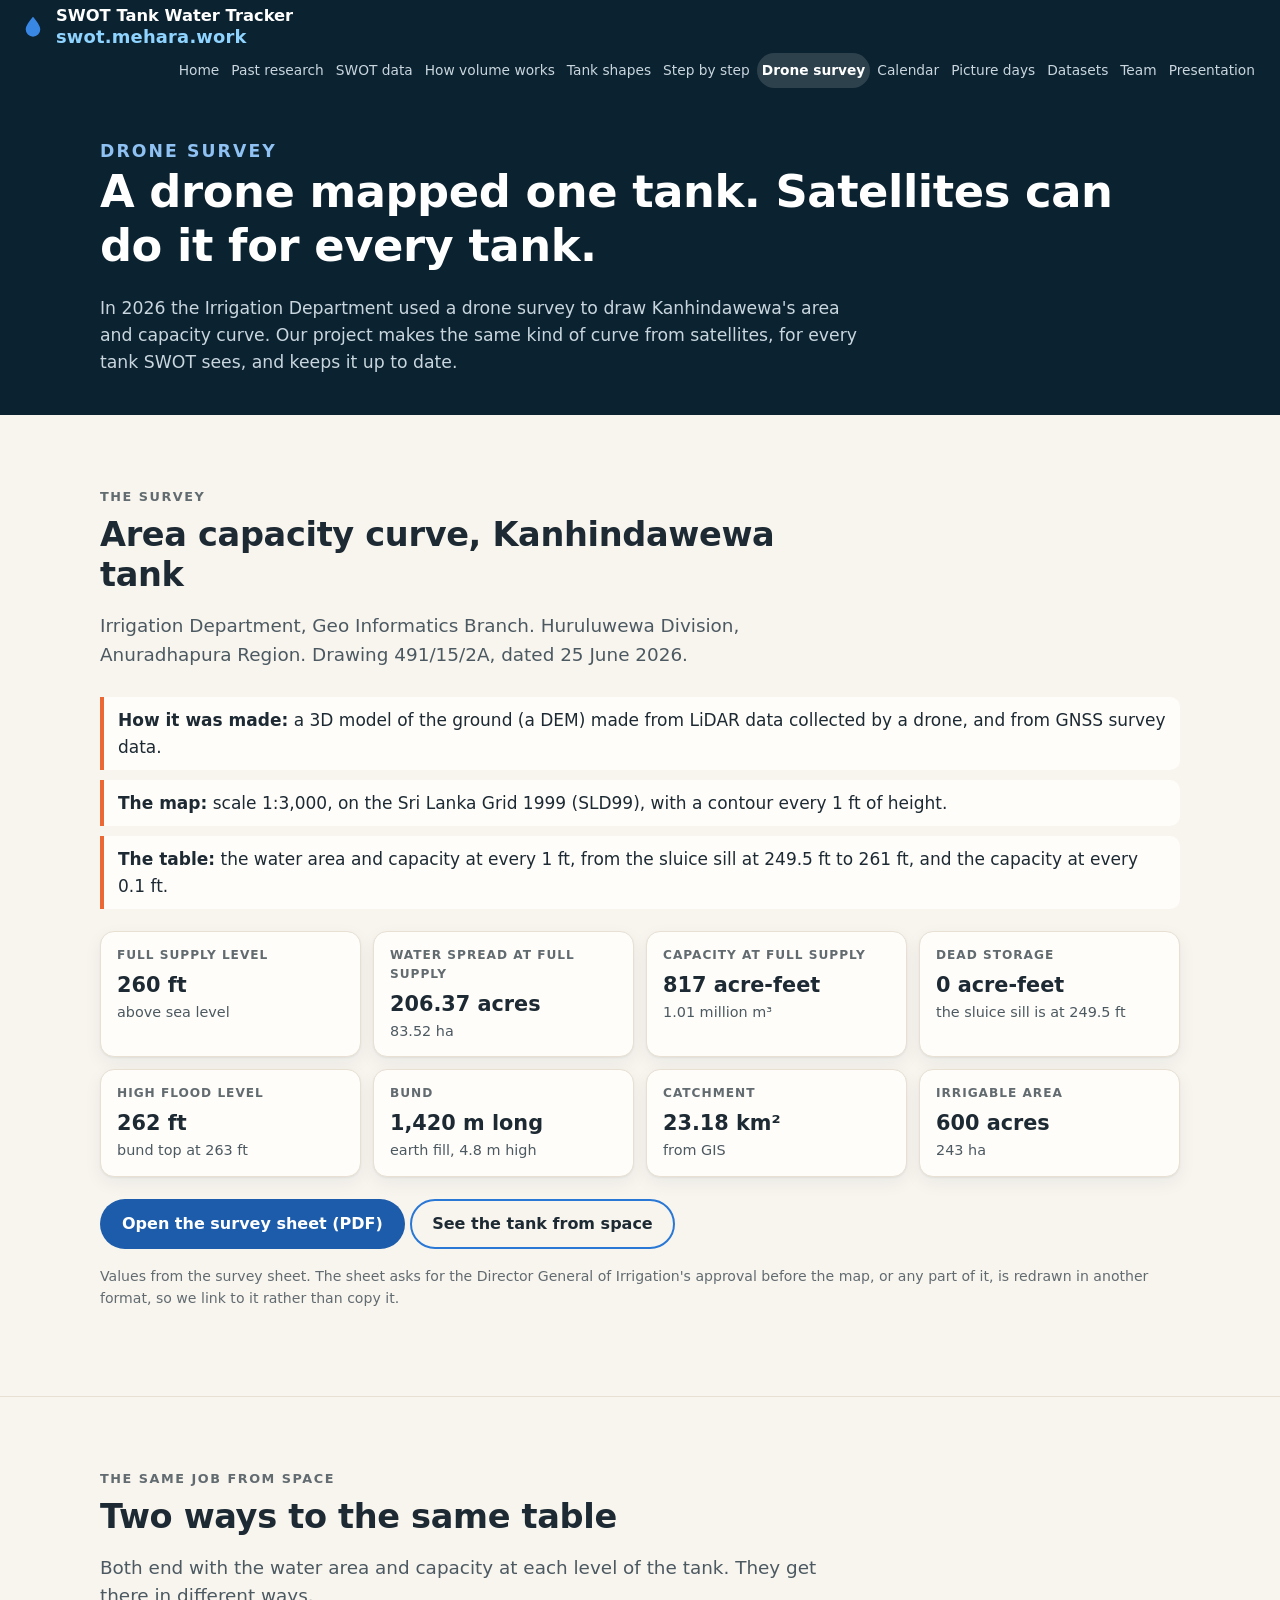
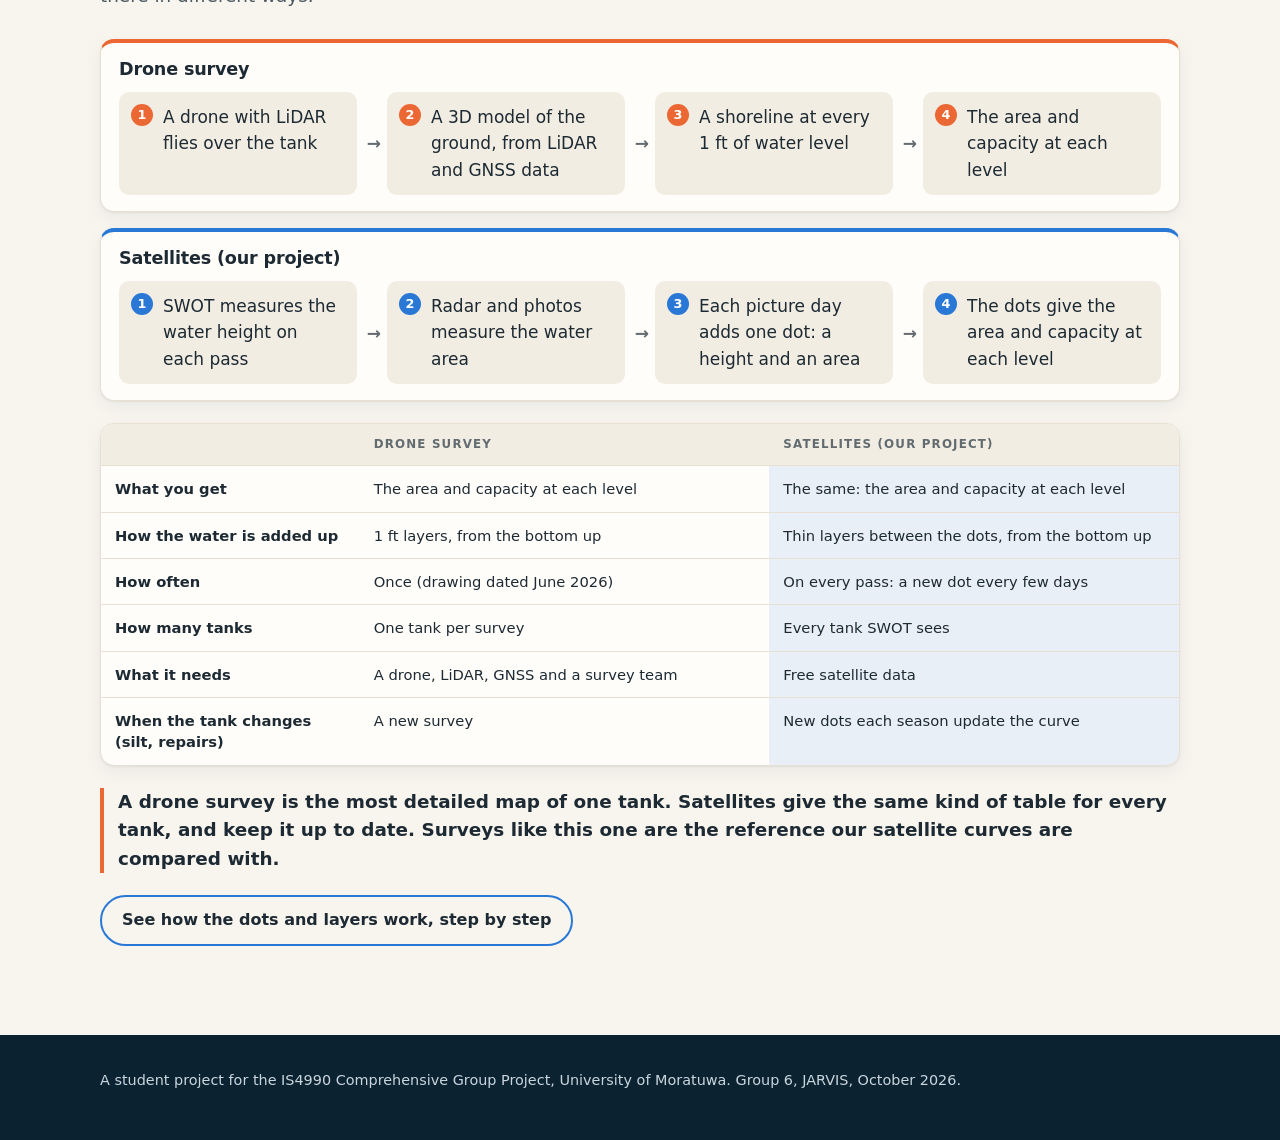
<file: site/drone.html>
<!doctype html>
<html lang="en">
<head>
<meta charset="utf-8">
<meta name="viewport" content="width=device-width, initial-scale=1">
<title>Drone survey · SWOT Tank Water Tracker</title>
<meta name="description" content="The Irrigation Department's 2026 drone survey of Kanhindawewa, and how our satellite method makes the same area and capacity table for every tank.">
<link rel="icon" href="favicon.svg" type="image/svg+xml">
<link rel="stylesheet" href="assets/site.css">
</head>
<body>
<a class="skip" href="#main">Skip to content</a>
<header class="top"><div class="wrap">
  <a class="brand" href="./"><svg viewBox="0 0 24 24" aria-hidden="true"><path fill="#3987e5" d="M12 2.5c3.7 4.7 6.7 8.3 6.7 11.7a6.7 6.7 0 0 1-13.4 0C5.3 10.8 8.3 7.2 12 2.5z"/></svg><span class="brand-text">SWOT Tank Water Tracker<span class="brand-url">swot.mehara.work</span></span></a>
  <nav class="nav" aria-label="Main">
    <a href="./">Home</a>
    <a href="research.html">Past research</a>
    <a href="data.html">SWOT data</a>
    <a href="explainer.html">How volume works</a>
    <a href="shapes.html">Tank shapes</a>
    <a href="steps.html">Step by step</a>
    <a href="drone.html" aria-current="page">Drone survey</a>
    <a href="calendar.html">Calendar</a>
    <a href="pictures.html">Picture days</a>
    <a href="datasets.html">Datasets</a>
    <a href="team.html">Team</a>
    <a href="presentation.html">Presentation</a>
  </nav>
</div></header>

<main id="main">
<div class="band"><div class="wrap">
  <p class="eyebrow" style="color:#8fc1f2">Drone survey</p>
  <h1>A drone mapped one tank. Satellites can do it for every tank.</h1>
  <p>In 2026 the Irrigation Department used a drone survey to draw Kanhindawewa's area and capacity curve. Our project makes the same kind of curve from satellites, for every tank SWOT sees, and keeps it up to date.</p>
</div></div>

<section><div class="wrap">
  <div class="section-head">
    <p class="eyebrow">The survey</p>
    <h2>Area capacity curve, Kanhindawewa tank</h2>
    <p class="lead">Irrigation Department, Geo Informatics Branch. Huruluwewa Division, Anuradhapura Region. Drawing 491/15/2A, dated 25 June 2026.</p>
  </div>
  <ul class="notes">
    <li><b>How it was made:</b> a 3D model of the ground (a DEM) made from LiDAR data collected by a drone, and from GNSS survey data.</li>
    <li><b>The map:</b> scale 1:3,000, on the Sri Lanka Grid 1999 (SLD99), with a contour every 1 ft of height.</li>
    <li><b>The table:</b> the water area and capacity at every 1 ft, from the sluice sill at 249.5 ft to 261 ft, and the capacity at every 0.1 ft.</li>
  </ul>
  <div class="dv-facts" id="dv-facts">
    <div class="dv-fact"><p class="k">Full supply level</p><p class="v">260 ft</p><p class="s">above sea level</p></div>
    <div class="dv-fact"><p class="k">Water spread at full supply</p><p class="v">206.37 acres</p><p class="s">83.52 ha</p></div>
    <div class="dv-fact"><p class="k">Capacity at full supply</p><p class="v">817 acre-feet</p><p class="s">1.01 million m³</p></div>
    <div class="dv-fact"><p class="k">Dead storage</p><p class="v">0 acre-feet</p><p class="s">the sluice sill is at 249.5 ft</p></div>
    <div class="dv-fact"><p class="k">High flood level</p><p class="v">262 ft</p><p class="s">bund top at 263 ft</p></div>
    <div class="dv-fact"><p class="k">Bund</p><p class="v">1,420 m long</p><p class="s">earth fill, 4.8 m high</p></div>
    <div class="dv-fact"><p class="k">Catchment</p><p class="v">23.18 km²</p><p class="s">from GIS</p></div>
    <div class="dv-fact"><p class="k">Irrigable area</p><p class="v">600 acres</p><p class="s">243 ha</p></div>
  </div>
  <p style="margin-top:22px">
    <a class="btn primary" href="https://www.irrigation.gov.lk/web/images/Scheme-Maps/Anuradhapura/HuruluWewa/Area_Capacity_Kanhindawewa_01_07_2026.pdf">Open the survey sheet (PDF)</a>
    <a class="btn line" href="https://browser.dataspace.copernicus.eu/?themeId=DEFAULT-THEME&amp;dateMode=SINGLE&amp;zoom=15&amp;lat=8.4487&amp;lng=80.8094&amp;datasetId=S2_L2A_CDAS&amp;fromTime=2024-03-10T00%3A00%3A00.000Z&amp;toTime=2024-03-10T23%3A59%3A59.999Z&amp;layerId=1_TRUE_COLOR">See the tank from space</a>
  </p>
  <p class="small" style="margin-top:12px">Values from the survey sheet. The sheet asks for the Director General of Irrigation's approval before the map, or any part of it, is redrawn in another format, so we link to it rather than copy it.</p>
</div></section>

<section><div class="wrap">
  <div class="section-head">
    <p class="eyebrow">The same job from space</p>
    <h2>Two ways to the same table</h2>
    <p class="lead">Both end with the water area and capacity at each level of the tank. They get there in different ways.</p>
  </div>
  <div class="dv-lane drone">
    <h3>Drone survey</h3>
    <ol class="dv-steps">
      <li>A drone with LiDAR flies over the tank</li>
      <li>A 3D model of the ground, from LiDAR and GNSS data</li>
      <li>A shoreline at every 1 ft of water level</li>
      <li>The area and capacity at each level</li>
    </ol>
  </div>
  <div class="dv-lane sat">
    <h3>Satellites (our project)</h3>
    <ol class="dv-steps">
      <li>SWOT measures the water height on each pass</li>
      <li>Radar and photos measure the water area</li>
      <li>Each picture day adds one dot: a height and an area</li>
      <li>The dots give the area and capacity at each level</li>
    </ol>
  </div>
  <table class="rs dv-compare" id="dv-compare">
    <caption class="sr">The drone survey and our satellite method, side by side</caption>
    <thead><tr><th scope="col"></th><th scope="col">Drone survey</th><th scope="col">Satellites (our project)</th></tr></thead>
    <tbody>
      <tr><th scope="row">What you get</th><td data-label="Drone survey">The area and capacity at each level</td><td data-label="Satellites (our project)">The same: the area and capacity at each level</td></tr>
      <tr><th scope="row">How the water is added up</th><td data-label="Drone survey">1 ft layers, from the bottom up</td><td data-label="Satellites (our project)">Thin layers between the dots, from the bottom up</td></tr>
      <tr><th scope="row">How often</th><td data-label="Drone survey">Once (drawing dated June 2026)</td><td data-label="Satellites (our project)">On every pass: a new dot every few days</td></tr>
      <tr><th scope="row">How many tanks</th><td data-label="Drone survey">One tank per survey</td><td data-label="Satellites (our project)">Every tank SWOT sees</td></tr>
      <tr><th scope="row">What it needs</th><td data-label="Drone survey">A drone, LiDAR, GNSS and a survey team</td><td data-label="Satellites (our project)">Free satellite data</td></tr>
      <tr><th scope="row">When the tank changes (silt, repairs)</th><td data-label="Drone survey">A new survey</td><td data-label="Satellites (our project)">New dots each season update the curve</td></tr>
    </tbody>
  </table>
  <p class="callout">A drone survey is the most detailed map of one tank. Satellites give the same kind of table for every tank, and keep it up to date. Surveys like this one are the reference our satellite curves are compared with.</p>
  <p style="margin-top:22px"><a class="btn line" href="steps.html">See how the dots and layers work, step by step</a></p>
</div></section>
</main>

<footer class="foot"><div class="wrap">
  <p>A student project for the IS4990 Comprehensive Group Project, University of Moratuwa. Group 6, JARVIS, October 2026.</p>
</div></footer>
</body>
</html>
</file>
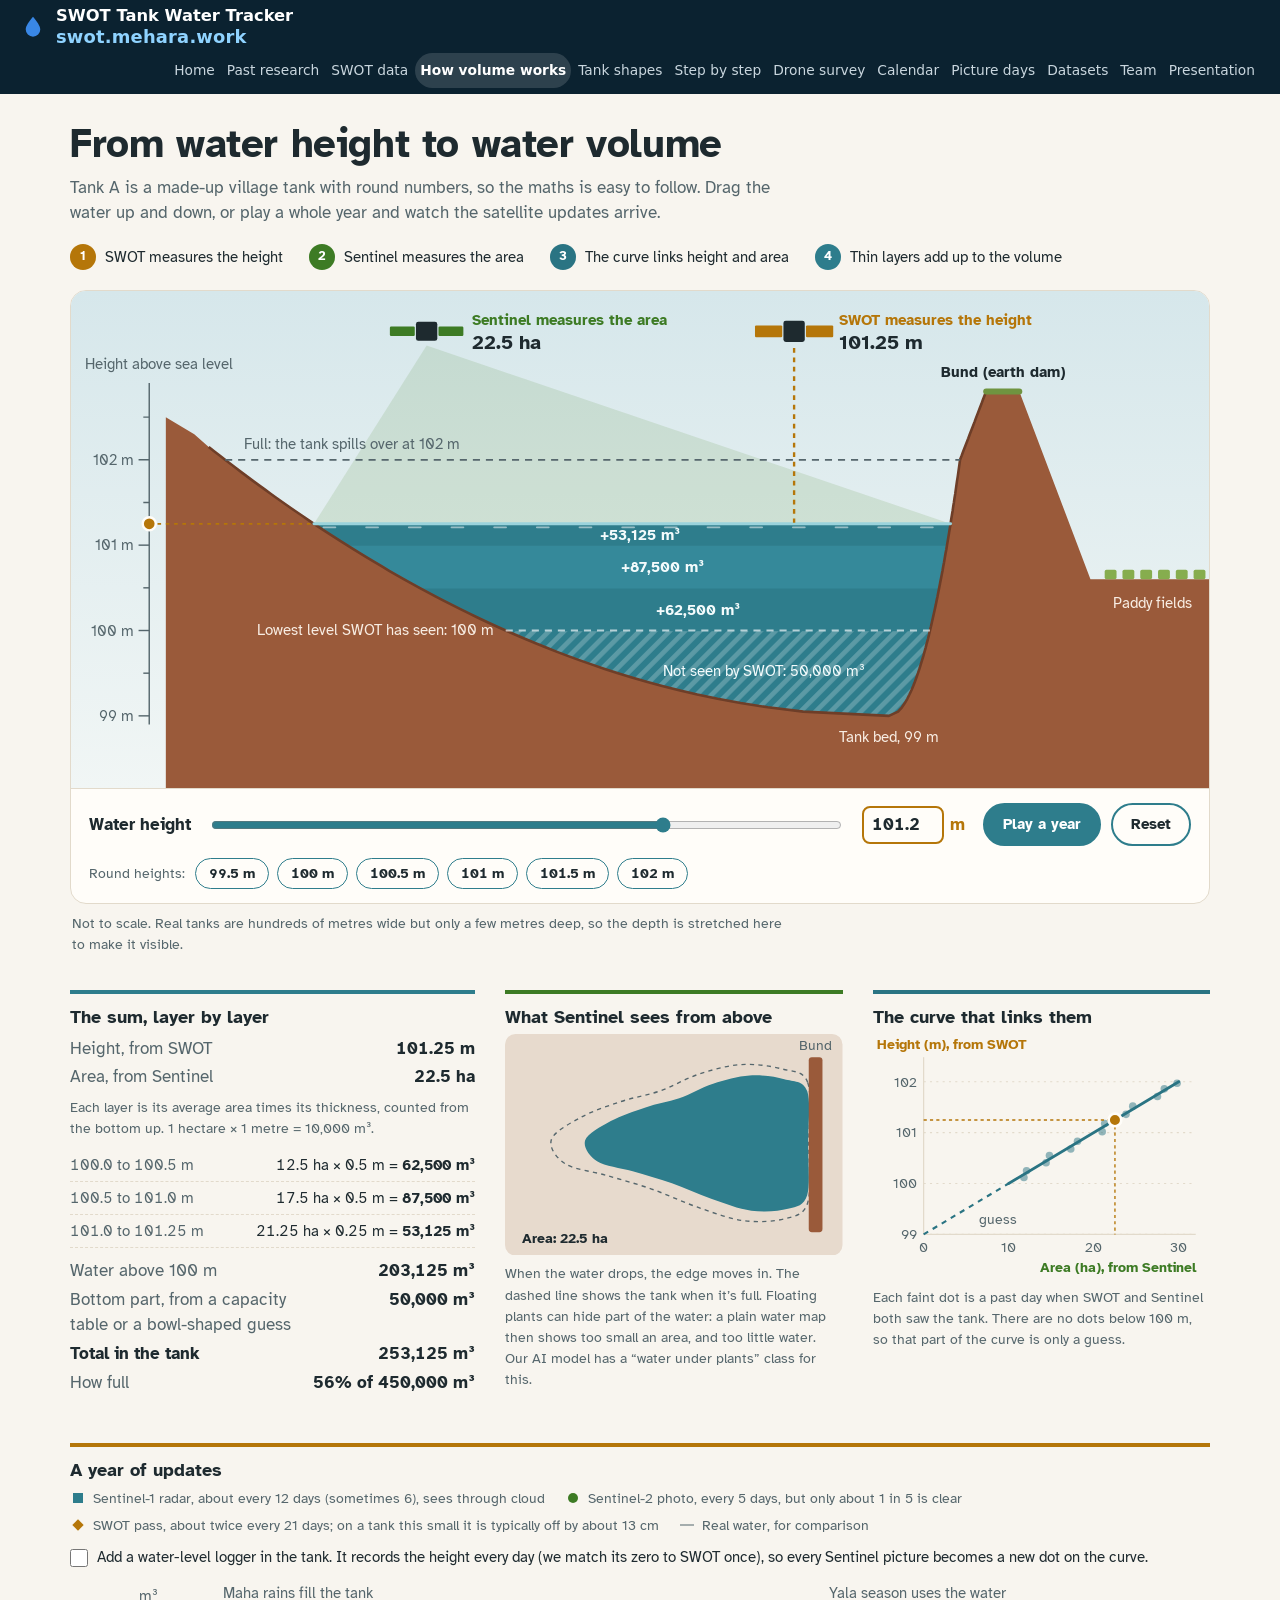
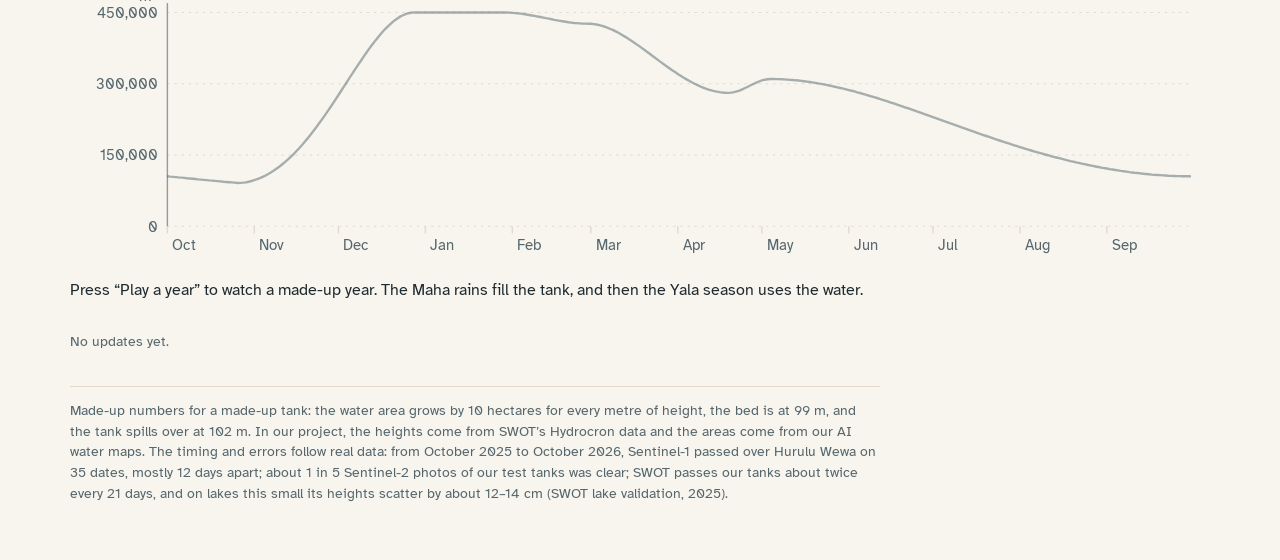
<file: site/explainer.html>
<!doctype html>
<html lang="en">
<head>
<meta charset="utf-8">
<meta name="viewport" content="width=device-width, initial-scale=1">
<title>How volume works · SWOT Tank Water Tracker</title>
<meta name="description" content="An interactive model tank: how SWOT water heights and Sentinel water areas add up to the volume of water in a tank.">
<link rel="icon" href="favicon.svg" type="image/svg+xml">
<link rel="preconnect" href="https://fonts.googleapis.com">
<link rel="preconnect" href="https://fonts.gstatic.com" crossorigin>
<link href="https://fonts.googleapis.com/css2?family=Atkinson+Hyperlegible:wght@400;700&display=swap" rel="stylesheet">
<style>
:root{
  color-scheme: light;
  --bg:#F8F5EF; --ink:#1E2A2F; --muted:#55666C; --rule:#E2DACB; --tint:#FFFDF9;
  --sky1:#D6E7EB; --sky2:#F1F6F5; --land:#E7DACD;
  --earth:#9A5A3A; --earth-dark:#6E3E28; --on-earth:#F8EDE3;
  --grass:#6F9440; --paddy:#86AD4E;
  --water:#2E7D8C; --water2:#35899A; --surface:#9AD3DC; --on-water:#F3FBFC;
  --swot:#B57609; --swot-soft:rgba(201,138,18,.16);
  --sentinel:#3D7B24; --sentinel-soft:rgba(78,138,46,.14);
  --curve:#2A7483; --on-chip:#FFFFFF; --focus:#1B5E8C;
}
@media (prefers-color-scheme: dark){
  :root{
    color-scheme: dark;
    --bg:#0F1C24; --ink:#E2EBED; --muted:#A1B4BA; --rule:#2B404A; --tint:#132630;
    --sky1:#0F222C; --sky2:#183342; --land:#2B2420;
    --earth:#85492D; --earth-dark:#5A301D; --on-earth:#F8EDE3;
    --grass:#80A84C; --paddy:#6F9441;
    --water:#2C8697; --water2:#3A9CAD; --surface:#A6DDE5; --on-water:#F3FBFC;
    --swot:#F2B640; --swot-soft:rgba(242,182,64,.14);
    --sentinel:#95CB66; --sentinel-soft:rgba(149,203,102,.13);
    --curve:#62BACA; --on-chip:#0F1C24; --focus:#8EC9F0;
  }
}
*{box-sizing:border-box}
html{-webkit-text-size-adjust:100%}
body{margin:0;background:var(--bg);color:var(--ink);font-family:"Atkinson Hyperlegible",system-ui,-apple-system,"Segoe UI",Roboto,Arial,sans-serif;font-size:17px;line-height:1.5}
main{max-width:1180px;margin:0 auto;padding:28px 20px 56px}
header h1{font-size:clamp(1.75rem,3.4vw,2.5rem);line-height:1.12;margin:0 0 8px;letter-spacing:-0.01em;font-weight:700}
header p{margin:0 0 18px;color:var(--muted);max-width:64ch}
.steps{list-style:none;counter-reset:step;display:flex;flex-wrap:wrap;gap:10px 26px;margin:0 0 20px;padding:0}
.steps li{counter-increment:step;display:flex;align-items:center;gap:9px;font-size:.96rem}
.steps li::before{content:counter(step);display:inline-grid;place-items:center;width:26px;height:26px;border-radius:50%;background:var(--c);color:var(--on-chip);font-weight:700;font-size:.82rem;flex:none}
.scene-wrap{background:var(--tint);border:1px solid var(--rule);border-radius:16px;overflow:hidden}
.scroll{overflow-x:auto;-webkit-overflow-scrolling:touch}
.scroll svg{display:block;width:100%;min-width:720px;height:auto}
.controls{display:flex;flex-wrap:wrap;align-items:center;gap:12px 18px;padding:14px 18px;border-top:1px solid var(--rule)}
.controls label{font-weight:700}
.controls input[type=range]{flex:1 1 280px;min-width:200px;accent-color:var(--water);height:28px}
.typed{display:inline-flex;align-items:center;gap:6px;font-weight:700;color:var(--swot)}
.typed input{font:inherit;font-weight:700;font-variant-numeric:tabular-nums;color:var(--ink);width:7.5ch;padding:4px 8px;border:2px solid var(--swot);border-radius:8px;background:var(--tint)}
.picks{flex-basis:100%;display:flex;flex-wrap:wrap;align-items:center;gap:8px}
.picks span{color:var(--muted);font-size:.9rem;margin-right:2px}
.picks button{padding:4px 13px;font-size:.88rem;border-width:1.5px;font-variant-numeric:tabular-nums}
.picks button[aria-pressed=true]{background:var(--water);border-color:var(--water);color:#fff}
.btns{display:flex;gap:10px}
button{font:inherit;font-weight:700;font-size:.95rem;padding:8px 18px;border-radius:999px;border:2px solid var(--water);background:transparent;color:var(--ink);cursor:pointer}
button.primary{background:var(--water);border-color:var(--water);color:#fff}
button:hover{filter:brightness(1.07)}
button:focus-visible,input:focus-visible{outline:3px solid var(--focus);outline-offset:3px}
.caption{font-size:.86rem;color:var(--muted);margin:10px 2px 0;max-width:80ch}
.swipe{display:none;font-weight:700;color:var(--ink)}
@media (max-width:760px){.swipe{display:inline}}
.grid3{display:grid;grid-template-columns:1.2fr 1fr 1fr;gap:30px;margin-top:34px;align-items:start}
@media (max-width:940px){.grid3{grid-template-columns:1fr}}
.panel{border-top:4px solid var(--c);padding-top:12px;min-width:0}
.panel h2{font-size:1.12rem;margin:0 0 6px;line-height:1.25}
.panel .note{font-size:.88rem;color:var(--muted);margin:8px 0 0}
.panel > svg{display:block;width:100%;height:auto;max-width:420px}
.sum dl{display:grid;grid-template-columns:1fr auto;gap:3px 14px;margin:8px 0}
.sum dt{color:var(--muted)}
.sum dd{margin:0;text-align:right;font-weight:700;font-variant-numeric:tabular-nums}
.sum dt.total,.sum dd.total{color:var(--ink);font-size:1.08rem;font-weight:700}
.sum ol{list-style:none;margin:10px 0;padding:0;font-size:.92rem;font-variant-numeric:tabular-nums}
.sum ol li{display:flex;justify-content:space-between;flex-wrap:wrap;gap:2px 10px;padding:5px 0;border-bottom:1px dashed var(--rule)}
.sum ol li span:first-child{color:var(--muted)}
.sum .small{font-size:.86rem;color:var(--muted);margin:4px 0 0}
.sum .warn{margin:10px 0 0;padding:10px 12px;border-left:4px solid var(--swot);background:var(--swot-soft)}
.timeline{margin-top:40px}
.opt{margin:4px 0 10px;font-size:.95rem}
.opt label{display:inline-flex;align-items:flex-start;gap:9px;cursor:pointer}
.opt input{width:18px;height:18px;margin:3px 0 0;accent-color:var(--swot);flex:none}
.legend{display:flex;flex-wrap:wrap;gap:6px 20px;font-size:.88rem;color:var(--muted);margin:6px 0 10px;padding:0;list-style:none}
.legend li{display:inline-flex;align-items:center;gap:7px}
.legend svg{width:16px;height:16px;flex:none}
.log{font-size:.98rem;margin:10px 0 2px;min-height:3.2em;max-width:90ch}
.stats{font-size:.88rem;color:var(--muted);margin:0}
footer{margin-top:34px;padding-top:14px;border-top:1px solid var(--rule);font-size:.86rem;color:var(--muted);max-width:90ch}
/* Wide screens: the tank and the three panels side by side, so they all fit on one screen */
@media (min-width:1400px){
  main{max-width:2200px;padding:14px 28px 48px}
  header{display:flex;flex-wrap:wrap;align-items:center;column-gap:36px}
  header h1{margin:0 0 6px}
  header .steps{order:1;margin:0 0 6px}
  header p{order:2;flex:1 1 100%;max-width:none;margin:0 0 14px}
  .board{display:grid;column-gap:26px;align-items:start;
    grid-template-columns:minmax(0,.775fr) minmax(0,.775fr) minmax(0,.545fr) minmax(0,.455fr);
    grid-template-areas:"tank tank sum tvh" "tank tank sum tv" "tank tank sum cvh" "tank tank sum cv" "tank tank sum ." "tvn cvn sum .";
    grid-template-rows:repeat(4,auto) 1fr auto}
  .board .stage{grid-area:tank}
  .board .caption{max-width:none}
  .board .sum{grid-area:sum}
  /* the picture panels join the page grid: pictures on the right, their notes under the tank */
  .board .grid3,.board .grid3 > .panel:not(.sum){display:contents}
  .board #tvH,.board #cvH{border-top:4px solid var(--c);padding-top:12px}
  .board #tvH{grid-area:tvh} .board #topView{grid-area:tv}
  .board #cvH{grid-area:cvh;margin-top:18px} .board #curve{grid-area:cv}
  .board .grid3 .note{margin:12px 0 0;padding-left:12px;border-left:3px solid var(--c)}
  .board [aria-labelledby="tvH"] .note{grid-area:tvn}
  .board [aria-labelledby="cvH"] .note{grid-area:cvn}
  .timeline{display:grid;grid-template-columns:minmax(0,1.55fr) minmax(0,1fr);column-gap:30px;align-items:start}
  .timeline h2{grid-column:1 / -1}
  .timeline .scroll{grid-column:1;grid-row:2 / span 4}
  .timeline > :not(h2):not(.scroll){grid-column:2}
}
/* SVG pieces */
svg text{font-family:inherit}
.t{font-size:13px}
.t-big{font-size:17px;font-weight:700}
.t-bold{font-weight:700}
.t-ink{fill:var(--ink)} .t-muted{fill:var(--muted)} .t-onwater{fill:var(--on-water)} .t-onearth{fill:var(--on-earth)}
.t-swot{fill:var(--swot)} .t-sen{fill:var(--sentinel)}
.earth{fill:var(--earth)}
.bed-line{fill:none;stroke:var(--earth-dark);stroke-width:2.2;stroke-linejoin:round}
.band-a{fill:var(--water)} .band-b{fill:var(--water2)} .band-unseen{fill:var(--water)}
.surface{stroke:var(--surface);stroke-width:2.5;stroke-linecap:round}
.glint{stroke:#fff;stroke-opacity:.5;stroke-width:1.6;stroke-dasharray:10 26;stroke-linecap:round;animation:glint 3.2s linear infinite}
@keyframes glint{to{stroke-dashoffset:-72}}
.ref{stroke-width:1.5;stroke-dasharray:6 5;fill:none}
.ref-ink{stroke:var(--muted)} .ref-light{stroke:rgba(255,255,255,.65)}
.axis-scene{stroke:var(--muted);stroke-width:1.2}
.link{stroke:var(--swot);stroke-width:1.5;stroke-dasharray:3 4}
.dot{fill:var(--swot);stroke:var(--tint);stroke-width:2}
.sen-beam{fill:var(--sentinel-soft)}
.swot-beam{stroke:var(--swot);stroke-width:2;stroke-dasharray:4 4}
.swot-beam.flash{animation:flash 1s ease-out}
@keyframes flash{0%{stroke-width:7}100%{stroke-width:2}}
.sat-body{fill:var(--ink)} .sat-swot{fill:var(--swot)} .sat-sen{fill:var(--sentinel)}
.grass{stroke:var(--grass);stroke-width:5;stroke-linecap:round}
.paddy{fill:var(--paddy)}
.ax{stroke:var(--rule);stroke-width:1.2}
.gridl{stroke:var(--rule);stroke-width:1;stroke-dasharray:2 4}
.curve-line{stroke:var(--curve);stroke-width:2.6;fill:none;stroke-linecap:round}
.curve-guess{stroke:var(--curve);stroke-width:2;stroke-dasharray:5 5;fill:none}
.mark{fill:var(--curve);fill-opacity:.5}
.mark-new{fill:var(--swot);stroke:var(--tint);stroke-width:1.5}
.cur{fill:var(--swot);stroke:var(--tint);stroke-width:2.5}
.guide{stroke:var(--swot);stroke-width:1.3;stroke-dasharray:3 3}
.tv-land{fill:var(--land)}
.tv-full{fill:none;stroke:var(--muted);stroke-width:1.3;stroke-dasharray:4 4}
.tv-water{fill:var(--water)}
.tv-bund{fill:var(--earth)}
.real{fill:none;stroke:var(--muted);stroke-opacity:.5;stroke-width:2}
.ev-s1{fill:var(--water)} .ev-s2{fill:var(--sentinel)} .ev-swot{fill:var(--swot)}
.playhead{stroke:var(--ink);stroke-opacity:.45;stroke-width:1.2}
@media (prefers-reduced-motion:reduce){.glint{animation:none}.swot-beam.flash{animation:none}}
/* site menu, the same as on the other pages */
.site-top{background:#0b2230;color:#fff;position:sticky;top:0;z-index:5}
.site-bar{max-width:1320px;margin:0 auto;padding:6px 20px;min-height:60px;display:flex;flex-wrap:wrap;align-items:center;gap:6px 22px;font-family:system-ui,-apple-system,"Segoe UI",Roboto,Arial,sans-serif}
.site-brand{display:inline-flex;align-items:center;gap:10px;color:#fff;text-decoration:none;font-weight:700;font-size:1.02rem}
.site-brand svg{width:26px;height:26px;flex:none}
.site-brand .brand-text{display:flex;flex-direction:column;line-height:1.2}
.site-brand .brand-url{font-size:1.12rem;font-weight:700;color:#8fd3ff;letter-spacing:.01em}
.site-nav{display:flex;flex-wrap:wrap;gap:2px 4px;margin-left:auto}
.site-nav a{color:#c9d6de;text-decoration:none;padding:7px 12px;border-radius:999px;font-size:.95rem}
.site-nav a:hover{color:#fff;background:rgba(255,255,255,.08)}
.site-nav a[aria-current="page"]{color:#fff;background:rgba(255,255,255,.14);font-weight:600}
.site-nav a:focus-visible,.site-brand:focus-visible{outline:3px solid #8ec9f0;outline-offset:2px}
@media (max-width:640px){.site-nav{margin-left:0;width:100%}.site-nav a{padding:6px 10px}}
@media (min-width:641px){.site-nav{column-gap:2px}.site-nav a{padding:7px 5px;font-size:.86rem}}
@media (min-width:1400px){.site-bar{max-width:2200px;padding:6px 28px}}
</style>
</head>
<body>
<header class="site-top"><div class="site-bar">
  <a class="site-brand" href="./"><svg viewBox="0 0 24 24" aria-hidden="true"><path fill="#3987e5" d="M12 2.5c3.7 4.7 6.7 8.3 6.7 11.7a6.7 6.7 0 0 1-13.4 0C5.3 10.8 8.3 7.2 12 2.5z"/></svg><span class="brand-text">SWOT Tank Water Tracker<span class="brand-url">swot.mehara.work</span></span></a>
  <nav class="site-nav" aria-label="Main">
    <a href="./">Home</a>
    <a href="research.html">Past research</a>
    <a href="data.html">SWOT data</a>
    <a href="explainer.html" aria-current="page">How volume works</a>
    <a href="shapes.html">Tank shapes</a>
    <a href="steps.html">Step by step</a>
    <a href="drone.html">Drone survey</a>
    <a href="calendar.html">Calendar</a>
    <a href="pictures.html">Picture days</a>
    <a href="datasets.html">Datasets</a>
    <a href="team.html">Team</a>
    <a href="presentation.html">Presentation</a>
  </nav>
</div></header>
<main>
<header>
  <h1>From water height to water volume</h1>
  <p>Tank A is a made-up village tank with round numbers, so the maths is easy to follow. Drag the water up and down, or play a whole year and watch the satellite updates arrive.</p>
  <ol class="steps">
    <li style="--c:var(--swot)">SWOT measures the height</li>
    <li style="--c:var(--sentinel)">Sentinel measures the area</li>
    <li style="--c:var(--curve)">The curve links height and area</li>
    <li style="--c:var(--water)">Thin layers add up to the volume</li>
  </ol>
</header>

<div class="board">
<div class="stage">
<section class="scene-wrap" aria-label="Side view of the tank">
  <div class="scroll">
    <svg id="scene" viewBox="0 0 960 420" role="img" aria-labelledby="sceneTitle sceneDesc">
      <title id="sceneTitle">Side view of Tank A</title>
      <desc id="sceneDesc"></desc>
      <defs>
        <linearGradient id="sky" x1="0" y1="0" x2="0" y2="1">
          <stop offset="0" style="stop-color:var(--sky1)"/>
          <stop offset="1" style="stop-color:var(--sky2)"/>
        </linearGradient>
        <pattern id="hatch" width="9" height="9" patternUnits="userSpaceOnUse" patternTransform="rotate(45)">
          <rect width="4" height="9" fill="#ffffff" fill-opacity=".22"/>
        </pattern>
        <clipPath id="waterClip"><path id="clipShape" d=""/></clipPath>
      </defs>
      <rect width="960" height="420" fill="url(#sky)"/>
      <path id="senBeam" class="sen-beam" d=""/>
      <path id="ground" class="earth" d=""/>
      <g clip-path="url(#waterClip)"><g id="bands"></g></g>
      <path id="bedLine" class="bed-line" d=""/>
      <line id="surface" class="surface"/>
      <line id="glint" class="glint"/>
      <line id="ref100" class="ref ref-ink"/>
      <line id="ref102" class="ref ref-ink"/>
      <g id="bandLabels"></g>
      <g id="statics"></g>
      <g id="ruler"></g>
      <line id="hLink" class="link"/>
      <circle id="hDot" class="dot" cx="66" cy="0" r="5.5"/>
      <line id="swotBeam" class="swot-beam"/>
      <g transform="translate(300 34)">
        <rect class="sat-sen" x="-31" y="-4" width="21" height="8" rx="1"/>
        <rect class="sat-sen" x="10" y="-4" width="21" height="8" rx="1"/>
        <rect class="sat-body" x="-9" y="-8" width="18" height="16" rx="2"/>
      </g>
      <g transform="translate(610 34)">
        <rect class="sat-swot" x="-33" y="-5" width="23" height="10" rx="1"/>
        <rect class="sat-swot" x="10" y="-5" width="23" height="10" rx="1"/>
        <rect class="sat-body" x="-9" y="-9" width="18" height="18" rx="2"/>
      </g>
      <text class="t t-sen t-bold" x="338" y="29">Sentinel measures the area</text>
      <text id="senVal" class="t-big t-ink" x="338" y="49"></text>
      <text class="t t-swot t-bold" x="648" y="29">SWOT measures the height</text>
      <text id="swotVal" class="t-big t-ink" x="648" y="49"></text>
    </svg>
  </div>
  <div class="controls">
    <label for="level">Water height</label>
    <input id="level" type="range" min="99.3" max="102" step="0.01" value="101.25">
    <span class="typed"><input id="levelIn" type="number" min="99.3" max="102" step="0.01" value="101.25" inputmode="decimal" title="Type a height and press Enter" aria-label="Water height in metres. Type a number and press Enter"> m</span>
    <div class="btns">
      <button id="play" class="primary" type="button">Play a year</button>
      <button id="reset" type="button">Reset</button>
    </div>
    <div class="picks" role="group" aria-label="Round heights">
      <span aria-hidden="true">Round heights:</span>
      <button type="button" data-h="99.5">99.5 m</button>
      <button type="button" data-h="100">100 m</button>
      <button type="button" data-h="100.5">100.5 m</button>
      <button type="button" data-h="101">101 m</button>
      <button type="button" data-h="101.5">101.5 m</button>
      <button type="button" data-h="102">102 m</button>
    </div>
  </div>
</section>
<p class="caption"><span class="swipe">Swipe sideways on the picture to see the whole tank. </span>Not to scale. Real tanks are hundreds of metres wide but only a few metres deep, so the depth is stretched here to make it visible.</p>
</div>

<div class="grid3">
  <section class="panel sum" style="--c:var(--water)" aria-labelledby="sumH">
    <h2 id="sumH">The sum, layer by layer</h2>
    <div id="sum"></div>
  </section>
  <section class="panel" style="--c:var(--sentinel)" aria-labelledby="tvH">
    <h2 id="tvH">What Sentinel sees from above</h2>
    <svg id="topView" viewBox="0 0 320 210" role="img" aria-label="Top view of the tank and its water area"></svg>
    <p class="note">When the water drops, the edge moves in. The dashed line shows the tank when it’s full. Floating plants can hide part of the water: a plain water map then shows too small an area, and too little water. Our AI model has a “water under plants” class for this.</p>
  </section>
  <section class="panel" style="--c:var(--curve)" aria-labelledby="cvH">
    <h2 id="cvH">The curve that links them</h2>
    <svg id="curve" viewBox="0 0 320 232" role="img" aria-label="Curve linking water height and water area"></svg>
    <p class="note">Each faint dot is a past day when SWOT and Sentinel both saw the tank. There are no dots below 100 m, so that part of the curve is only a guess.</p>
  </section>
</div>
</div>

<section class="timeline panel" style="--c:var(--swot)" aria-labelledby="tlH">
  <h2 id="tlH">A year of updates</h2>
  <ul class="legend">
    <li><svg viewBox="0 0 16 16" aria-hidden="true"><rect class="ev-s1" x="3" y="3" width="10" height="10"/></svg>Sentinel-1 radar, about every 12 days (sometimes 6), sees through cloud</li>
    <li><svg viewBox="0 0 16 16" aria-hidden="true"><circle class="ev-s2" cx="8" cy="8" r="5"/></svg>Sentinel-2 photo, every 5 days, but only about 1 in 5 is clear</li>
    <li><svg viewBox="0 0 16 16" aria-hidden="true"><rect class="ev-swot" x="4" y="4" width="8" height="8" transform="rotate(45 8 8)"/></svg>SWOT pass, about twice every 21 days; on a tank this small it is typically off by about 13 cm</li>
    <li><svg viewBox="0 0 16 16" aria-hidden="true"><line class="real" x1="1" y1="8" x2="15" y2="8"/></svg>Real water, for comparison</li>
  </ul>
  <p class="opt"><label><input id="logger" type="checkbox"> Add a water-level logger in the tank. It records the height every day (we match its zero to SWOT once), so every Sentinel picture becomes a new dot on the curve.</label></p>
  <div class="scroll"><svg id="tl" viewBox="0 0 960 240" role="img" aria-label="Water in the tank over one made-up year"></svg></div>
  <p class="log" id="log" aria-live="polite"></p>
  <p class="stats" id="stats"></p>
</section>

<footer>
  Made-up numbers for a made-up tank: the water area grows by 10 hectares for every metre of height, the bed is at 99 m, and the tank spills over at 102 m. In our project, the heights come from SWOT’s Hydrocron data and the areas come from our AI water maps. The timing and errors follow real data: from October 2025 to October 2026, Sentinel-1 passed over Hurulu Wewa on 35 dates, mostly 12 days apart; about 1 in 5 Sentinel-2 photos of our test tanks was clear; SWOT passes our tanks about twice every 21 days, and on lakes this small its heights scatter by about 12–14 cm (SWOT lake validation, 2025).
</footer>
</main>

<script>
(() => {
  const BED = 99, SEEN = 100, FULL = 102, CREST = 102.8, HA_M = 10000;
  const NS = 'http://www.w3.org/2000/svg';
  const reduceMotion = window.matchMedia && window.matchMedia('(prefers-reduced-motion: reduce)').matches;
  const $ = id => document.getElementById(id);

  // ---- The made-up tank -------------------------------------------------
  const area = h => (h <= BED ? 0 : 10 * (h - BED));                 // hectares
  const heightFromArea = a => BED + a / 10;                           // the curve, read backwards
  const volBelow = h => { const t = Math.min(h, SEEN); return t <= BED ? 0 : 50000 * (t - BED) ** 2; };
  const volAbove = h => (h <= SEEN ? 0 : 50000 * ((h - BED) ** 2 - 1));
  const total = h => volBelow(h) + volAbove(h);                       // cubic metres
  const FULL_TOTAL = total(FULL);

  const fmt = n => Math.round(n).toLocaleString('en-US');
  const trim = (n, d) => String(+(+n).toFixed(d));
  const lvl = x => (Math.abs(x * 2 - Math.round(x * 2)) < 1e-9 ? x.toFixed(1) : x.toFixed(2));

  function layers(h){
    const out = [];
    if (h <= SEEN) return out;
    for (let a = SEEN; a < h - 1e-9; a += 0.5){
      const b = Math.min(a + 0.5, h), t = b - a, avg = (area(a) + area(b)) / 2;
      out.push({ a, b, t, avg, v: avg * t * HA_M });
    }
    return out;
  }

  // ---- Side view geometry -----------------------------------------------
  const Y = h => 380 - (h - 98.7) * 72;
  const XBED = 690, DL = 560, DR = 60;
  const sq = h => Math.sqrt(Math.max(0, h - BED) / 3);
  const xL = h => XBED - DL * sq(h);
  const xR = h => (h <= FULL ? XBED + DR * sq(h) : XBED + DR + (h - FULL) / (CREST - FULL) * 22);
  const P = pts => 'M' + pts.map(p => p[0].toFixed(1) + ' ' + p[1].toFixed(1)).join(' L');

  function profilePoints(){
    const pts = [];
    for (let h = 102.15; h > BED; h -= 0.05) pts.push([xL(h), Y(h)]);
    pts.push([XBED, Y(BED)]);
    for (let h = BED + 0.05; h < CREST; h += 0.05) pts.push([xR(h), Y(h)]);
    pts.push([xR(CREST), Y(CREST)]);
    return pts;
  }
  function groundPath(){
    const pts = [[80, 420], [80, Y(102.5)], [104, Y(102.3)]].concat(profilePoints());
    pts.push([800, Y(CREST)], [860, Y(100.6)], [960, Y(100.6)], [960, 420]);
    return P(pts) + ' Z';
  }
  function waterPath(h){
    const pts = [];
    for (let x = h; x > BED; x -= 0.04) pts.push([xL(x), Y(x)]);
    pts.push([XBED, Y(BED)]);
    for (let x = BED + 0.04; x < h; x += 0.04) pts.push([xR(x), Y(x)]);
    pts.push([xR(h), Y(h)]);
    return P(pts) + ' Z';
  }
  function setLine(el, x1, y1, x2, y2){
    el.setAttribute('x1', x1.toFixed(1)); el.setAttribute('y1', y1.toFixed(1));
    el.setAttribute('x2', x2.toFixed(1)); el.setAttribute('y2', y2.toFixed(1));
  }
  function svgEl(tag, attrs){
    const el = document.createElementNS(NS, tag);
    for (const k in attrs) el.setAttribute(k, attrs[k]);
    return el;
  }

  // ---- Static parts of the side view -------------------------------------
  $('ground').setAttribute('d', groundPath());
  $('bedLine').setAttribute('d', P(profilePoints()));
  {
    let st = '';
    st += `<line class="grass" x1="${xR(CREST).toFixed(1)}" y1="${Y(CREST).toFixed(1)}" x2="800" y2="${Y(CREST).toFixed(1)}"/>`;
    st += `<text class="t t-ink t-bold" x="786" y="${(Y(CREST) - 12).toFixed(1)}" text-anchor="middle">Bund (earth dam)</text>`;
    for (let x = 872; x < 952; x += 15) st += `<rect class="paddy" x="${x}" y="${(Y(100.6) - 8).toFixed(1)}" width="10" height="8" rx="1.5"/>`;
    st += `<text class="t t-onearth" x="912" y="${(Y(100.6) + 24).toFixed(1)}" text-anchor="middle">Paddy fields</text>`;
    st += `<text class="t t-onearth" x="${(xL(SEEN) - 10).toFixed(1)}" y="${(Y(SEEN) + 4).toFixed(1)}" text-anchor="end">Lowest level SWOT has seen: 100 m</text>`;
    st += `<text class="t t-muted" x="146" y="${(Y(FULL) - 9).toFixed(1)}">Full: the tank spills over at 102 m</text>`;
    st += `<text class="t t-onearth" x="${XBED}" y="${(Y(BED) + 22).toFixed(1)}" text-anchor="middle">Tank bed, 99 m</text>`;
    $('statics').innerHTML = st;

    let r = `<line class="axis-scene" x1="66" y1="${Y(98.9)}" x2="66" y2="${Y(102.9)}"/>`;
    for (let k = 0; k <= 7; k++){
      const h = 99 + k * 0.5, y = Y(h), major = k % 2 === 0;
      r += `<line class="axis-scene" x1="${major ? 57 : 61}" y1="${y}" x2="66" y2="${y}"/>`;
      if (major) r += `<text class="t t-muted" x="53" y="${y + 4.5}" text-anchor="end">${h} m</text>`;
    }
    r += `<text class="t t-muted" x="12" y="${(Y(102.9) - 12).toFixed(1)}">Height above sea level</text>`;
    $('ruler').innerHTML = r;
    setLine($('ref102'), xL(FULL), Y(FULL), xR(FULL), Y(FULL));
  }

  // ---- Top view ------------------------------------------------------------
  const base = [[287,46],[262,33],[224,29],[184,38],[147,54],[110,64],[72,79],[44,100],[57,123],[96,134],[139,147],[182,164],[226,177],[266,175],[287,160],[288,104]];
  const AX = 283, AY = 106;
  function smoothClosed(pts){
    const n = pts.length;
    let d = `M${pts[0][0].toFixed(1)} ${pts[0][1].toFixed(1)}`;
    for (let i = 0; i < n; i++){
      const p0 = pts[(i - 1 + n) % n], p1 = pts[i], p2 = pts[(i + 1) % n], p3 = pts[(i + 2) % n];
      const c1x = p1[0] + (p2[0] - p0[0]) / 6, c1y = p1[1] + (p2[1] - p0[1]) / 6;
      const c2x = p2[0] - (p3[0] - p1[0]) / 6, c2y = p2[1] - (p3[1] - p1[1]) / 6;
      d += ` C${c1x.toFixed(1)} ${c1y.toFixed(1)} ${c2x.toFixed(1)} ${c2y.toFixed(1)} ${p2[0].toFixed(1)} ${p2[1].toFixed(1)}`;
    }
    return d + ' Z';
  }
  $('topView').innerHTML =
    `<rect class="tv-land" x="0" y="0" width="320" height="210" rx="10"/>` +
    `<path class="tv-full" d="${smoothClosed(base)}"/>` +
    `<path id="tvWater" class="tv-water" d=""/>` +
    `<rect class="tv-bund" x="288" y="22" width="13" height="166" rx="3"/>` +
    `<text class="t t-muted" x="294" y="15" text-anchor="middle">Bund</text>` +
    `<text id="tvText" class="t t-ink t-bold" x="16" y="198"></text>`;

  // ---- Height-area curve -----------------------------------------------------
  const CW = 320, CH = 232, cl = 48, cr = 14, ct = 26, cb = 42;
  const cxA = a => cl + a / 32 * (CW - cl - cr);
  const cyH = h => CH - cb - (h - 99) / (102.4 - 99) * (CH - ct - cb);
  {
    let c = '';
    [99, 100, 101, 102].forEach(h => {
      const y = cyH(h);
      c += `<line class="gridl" x1="${cl}" y1="${y}" x2="${CW - cr}" y2="${y}"/>`;
      c += `<text class="t t-muted" x="${cl - 6}" y="${y + 4.5}" text-anchor="end">${h}</text>`;
    });
    [0, 10, 20, 30].forEach(a => {
      c += `<text class="t t-muted" x="${cxA(a)}" y="${CH - cb + 17}" text-anchor="middle">${a}</text>`;
    });
    c += `<line class="ax" x1="${cl}" y1="${CH - cb}" x2="${CW - cr}" y2="${CH - cb}"/>`;
    c += `<line class="ax" x1="${cl}" y1="${ct - 4}" x2="${cl}" y2="${CH - cb}"/>`;
    c += `<text class="t t-swot t-bold" x="4" y="14">Height (m), from SWOT</text>`;
    c += `<text class="t t-sen t-bold" x="${CW - cr}" y="${CH - 6}" text-anchor="end">Area (ha), from Sentinel</text>`;
    c += `<line class="curve-guess" x1="${cxA(0)}" y1="${cyH(99)}" x2="${cxA(10)}" y2="${cyH(100)}"/>`;
    c += `<line class="curve-line" x1="${cxA(10)}" y1="${cyH(100)}" x2="${cxA(30)}" y2="${cyH(102)}"/>`;
    c += `<text class="t t-muted" x="${cxA(5) + 12}" y="${cyH(99.5) + 14}">guess</text>`;
    c += `<g id="marksBase"></g><g id="marksNew"></g>`;
    c += `<line id="gx" class="guide"/><line id="gy" class="guide"/><circle id="cdot" class="cur" r="6"/>`;
    $('curve').innerHTML = c;
    const past = [100.12,100.25,100.41,100.55,100.68,100.83,101.02,101.18,101.36,101.52,101.71,101.86,101.97];
    const off = [0.6,-0.4,0.3,-0.7,0.5,-0.2,0.8,-0.5,0.2,-0.6,0.4,-0.3,0.1];
    past.forEach((h, i) => $('marksBase').appendChild(svgEl('circle', { class: 'mark', cx: cxA(area(h) + off[i]).toFixed(1), cy: cyH(h).toFixed(1), r: 3.6 })));
  }
  function addMark(a, h){
    const el = svgEl('circle', { class: 'mark-new', cx: cxA(a).toFixed(1), cy: cyH(Math.min(h, 102.35)).toFixed(1), r: 5 });
    $('marksNew').appendChild(el);
  }

  // ---- A made-up year ----------------------------------------------------------
  const smooth = t => { t = Math.min(1, Math.max(0, t)); return t * t * (3 - 2 * t); };
  function trueLevel(d){
    if (d < 25) return 100.45 - 0.10 * (d / 25);                        // October: a little lower
    if (d < 88) return 100.35 + 1.65 * smooth((d - 25) / 63);           // Maha rains fill the tank
    if (d < 150) return 102.0 - 0.08 * smooth((d - 120) / 30);          // full and spilling
    if (d < 200) return 101.92 - 0.55 * smooth((d - 150) / 50);         // Yala water is released
    if (d < 215) return 101.37 + 0.12 * smooth((d - 200) / 15);         // April showers
    return 101.49 - 1.04 * smooth((d - 215) / 150);                     // long dry season
  }
  const MONTHS = ['Oct','Nov','Dec','Jan','Feb','Mar','Apr','May','Jun','Jul','Aug','Sep'];
  const MLEN = [31,30,31,31,28,31,30,31,30,31,31,30];
  const MSTART = MLEN.reduce((acc, n, i) => (acc.push(i ? acc[i - 1] + MLEN[i - 1] : 0), acc), []);
  function dateLabel(d){
    let m = 0, x = Math.floor(d);
    while (m < 11 && x >= MLEN[m]){ x -= MLEN[m]; m++; }
    return `${x + 1} ${MONTHS[m]}`;
  }
  function makeRng(seed){ let s = seed >>> 0; return () => { s = (Math.imul(s, 1664525) + 1013904223) >>> 0; return s / 4294967296; }; }
  const rnd = makeRng(20261027);
  const events = [];
  // Sentinel-1 over Hurulu Wewa, Oct 2025 to Oct 2026: 35 dates, mostly 12 days apart, sometimes 6
  for (let d = 1, k = 0; d < 365; d += (k++ % 6 === 5 ? 6 : 12)){
    events.push({ d, src: 's1', area: Math.max(0.5, area(trueLevel(d)) * (1 + (rnd() * 2 - 1) * 0.06)) });
  }
  for (let d = 3; d < 365; d += 5){
    const clear = rnd() < (d < 123 ? 0.15 : 0.25);
    events.push({ d, src: clear ? 's2' : 's2cloud', area: Math.max(0.5, area(trueLevel(d)) * (1 + (rnd() * 2 - 1) * 0.03)) });
  }
  // SWOT: passes 6 and 15 days apart; on lakes this small its heights scatter by about 13 cm (SWOT validation, 2025)
  const gauss = () => Math.sqrt(-2 * Math.log(Math.max(1e-12, rnd()))) * Math.cos(2 * Math.PI * rnd());
  for (let d = 4, i = 0; d < 365; d += (i++ % 2 ? 15 : 6)){
    events.push({ d, src: 'swot', h: trueLevel(d) + 0.13 * gauss() });
  }
  const order = { s1: 0, s2: 1, s2cloud: 2, swot: 3 };
  events.sort((x, y) => x.d - y.d || order[x.src] - order[y.src]);
  const pictureDays = new Map();
  events.forEach(e => { if (e.src === 's1' || e.src === 's2') pictureDays.set(e.d, e.area); });

  // ---- Timeline -------------------------------------------------------------------
  const TW = 960, TH = 240, tl = 82, tr = 16, tt = 24, tb = 36;
  const tx = d => tl + d / 365 * (TW - tl - tr);
  const ty = v => TH - tb - v / FULL_TOTAL * (TH - tt - tb);
  {
    let g = '';
    [0, 150000, 300000, 450000].forEach(v => {
      const y = ty(v);
      g += `<line class="gridl" x1="${tl}" y1="${y}" x2="${TW - tr}" y2="${y}"/>`;
      g += `<text class="t t-muted" x="${tl - 8}" y="${y + 4.5}" text-anchor="end">${v === 0 ? '0' : fmt(v)}</text>`;
    });
    g += `<text class="t t-muted" x="${tl - 8}" y="${tt - 10}" text-anchor="end">m³</text>`;
    MSTART.forEach((d, i) => {
      const x = tx(d);
      g += `<line class="ax" x1="${x}" y1="${TH - tb}" x2="${x}" y2="${TH - tb + 6}"/>`;
      g += `<text class="t t-muted" x="${x + 4}" y="${TH - tb + 20}">${MONTHS[i]}</text>`;
    });
    const pts = [];
    for (let d = 0; d <= 365; d++) pts.push([tx(d), ty(total(trueLevel(d)))]);
    g += `<path class="real" d="${P(pts)}"/>`;
    g += `<text class="t t-muted" x="${tx(20)}" y="12">Maha rains fill the tank</text>`;
    g += `<text class="t t-muted" x="${tx(236)}" y="12">Yala season uses the water</text>`;
    g += `<line id="playhead" class="playhead" x1="${tl}" y1="${tt - 8}" x2="${tl}" y2="${TH - tb}"/>`;
    g += `<g id="evs"></g>`;
    $('tl').innerHTML = g;
  }
  function addEvent(src, d, v){
    const x = tx(d), y = ty(v);
    let el;
    if (src === 's1') el = svgEl('rect', { class: 'ev-s1', x: (x - 3.5).toFixed(1), y: (y - 3.5).toFixed(1), width: 7, height: 7 });
    else if (src === 's2') el = svgEl('circle', { class: 'ev-s2', cx: x.toFixed(1), cy: y.toFixed(1), r: 4.2 });
    else el = svgEl('rect', { class: 'ev-swot', x: (x - 4).toFixed(1), y: (y - 4).toFixed(1), width: 8, height: 8, transform: `rotate(45 ${x.toFixed(1)} ${y.toFixed(1)})` });
    $('evs').appendChild(el);
  }

  // ---- Drawing the current water level ---------------------------------------------
  const slider = $('level'), levelIn = $('levelIn'), sumEl = $('sum');
  const picks = [...document.querySelectorAll('.picks button')];
  const surface = $('surface'), glint = $('glint'), ref100 = $('ref100');
  const bands = $('bands'), bandLabels = $('bandLabels');

  function render(h){
    const hh = Math.min(FULL, Math.max(99.3, h));
    const a = area(hh), ys = Y(hh), l1 = xL(hh), r1 = xR(hh);

    $('clipShape').setAttribute('d', waterPath(hh));
    const top = Math.min(hh, SEEN);
    const L = layers(hh);
    let s = '';
    if (top > BED){
      const y1 = Y(top), y2 = Y(BED) + 2;
      s += `<rect class="band-unseen" x="80" width="880" y="${y1.toFixed(1)}" height="${(y2 - y1).toFixed(1)}"/>`;
      s += `<rect fill="url(#hatch)" x="80" width="880" y="${y1.toFixed(1)}" height="${(y2 - y1).toFixed(1)}"/>`;
    }
    L.forEach((l, i) => {
      const y1 = Y(l.b), y2 = Y(l.a) + 0.6;
      s += `<rect class="${i % 2 ? 'band-b' : 'band-a'}" x="80" width="880" y="${y1.toFixed(1)}" height="${(y2 - y1).toFixed(1)}"/>`;
    });
    bands.innerHTML = s;

    let t = '';
    L.forEach(l => {
      if (l.t >= 0.14){
        const m = (l.a + l.b) / 2, cx = (xL(m) + xR(m)) / 2;
        t += `<text class="t t-onwater t-bold" x="${cx.toFixed(1)}" y="${(Y(m) + 4.5).toFixed(1)}" text-anchor="middle">+${fmt(l.v)} m³</text>`;
      }
    });
    if (top - BED >= 0.6){
      const m = (BED + top) / 2 + 0.03, cx = (xL(m) + xR(m)) / 2;
      t += `<text class="t t-onwater" x="${cx.toFixed(1)}" y="${(Y(m) + 4.5).toFixed(1)}" text-anchor="middle">Not seen by SWOT: ${fmt(volBelow(hh))} m³</text>`;
    }
    bandLabels.innerHTML = t;

    setLine(surface, l1, ys, r1, ys);
    setLine(glint, l1 + 8, ys + 3, r1 - 8, ys + 3);
    setLine(ref100, xL(SEEN), Y(SEEN), xR(SEEN), Y(SEEN));
    ref100.setAttribute('class', 'ref ' + (hh > SEEN + 0.02 ? 'ref-light' : 'ref-ink'));
    setLine($('hLink'), 66, ys, l1, ys);
    $('hDot').setAttribute('cy', ys.toFixed(1));
    $('senBeam').setAttribute('d', `M300 46 L${r1.toFixed(1)} ${ys.toFixed(1)} L${l1.toFixed(1)} ${ys.toFixed(1)} Z`);
    setLine($('swotBeam'), 610, 48, 610, ys - 1);
    $('swotVal').textContent = trim(hh, 2) + ' m';
    $('senVal').textContent = trim(a, 1) + ' ha';

    const sc = Math.sqrt(a / 30);
    $('tvWater').setAttribute('d', smoothClosed(base.map(p => [AX + (p[0] - AX) * sc, AY + (p[1] - AY) * sc])));
    $('tvText').textContent = `Area: ${trim(a, 1)} ha`;

    const px = cxA(a), py = cyH(hh);
    setLine($('gx'), px, py, px, CH - cb);
    setLine($('gy'), cl, py, px, py);
    $('cdot').setAttribute('cx', px.toFixed(1));
    $('cdot').setAttribute('cy', py.toFixed(1));

    if (document.activeElement !== levelIn) levelIn.value = trim(hh, 2);
    picks.forEach(b => b.setAttribute('aria-pressed', String(Math.abs(+b.dataset.h - hh) < 0.005)));
    if (document.activeElement !== slider) slider.value = hh.toFixed(2);

    const tot = total(hh);
    if (hh <= SEEN + 1e-9){
      sumEl.innerHTML =
        `<dl><dt>Height, from SWOT</dt><dd>${trim(hh, 2)} m</dd><dt>Area, from Sentinel</dt><dd>${trim(a, 2)} ha</dd></dl>` +
        `<p class="warn">The water is ${hh < SEEN - 1e-9 ? 'below' : 'at'} 100 m, the lowest level SWOT has seen. Our curve has no dots down here, so this volume, about ${fmt(tot)} m³, has to come from a capacity table (big reservoirs have one) or a bowl-shaped guess (most village tanks have no table).</p>`;
    } else {
      const rows = L.map(l => `<li><span>${lvl(l.a)} to ${lvl(l.b)} m</span><span>${trim(l.avg, 2)} ha × ${trim(l.t, 2)} m = <b>${fmt(l.v)} m³</b></span></li>`).join('');
      sumEl.innerHTML =
        `<dl><dt>Height, from SWOT</dt><dd>${trim(hh, 2)} m</dd><dt>Area, from Sentinel</dt><dd>${trim(a, 2)} ha</dd></dl>` +
        `<p class="small">Each layer is its average area times its thickness, counted from the bottom up. 1 hectare × 1 metre = 10,000 m³.</p>` +
        `<ol>${rows}</ol>` +
        `<dl><dt>Water above 100 m</dt><dd>${fmt(volAbove(hh))} m³</dd>` +
        `<dt>Bottom part, from a capacity table or a bowl-shaped guess</dt><dd>${fmt(volBelow(hh))} m³</dd>` +
        `<dt class="total">Total in the tank</dt><dd class="total">${fmt(tot)} m³</dd>` +
        `<dt>How full</dt><dd>${Math.round(tot / FULL_TOTAL * 100)}% of ${fmt(FULL_TOTAL)} m³</dd></dl>`;
    }
    $('sceneDesc').textContent = `Water height ${trim(hh, 2)} metres, water area ${trim(a, 1)} hectares, about ${fmt(tot)} cubic metres in the tank.`;
  }

  // ---- Playing the year ------------------------------------------------------------------
  const playBtn = $('play'), resetBtn = $('reset'), logEl = $('log'), statsEl = $('stats'), loggerBox = $('logger');
  let h = 101.25, targetH = 101.25, shown = null;
  let playing = false, ticking = false, day = 0, nextIdx = 0, last = 0;
  let n1 = 0, n2 = 0, n2try = 0, nS = 0, nNew = 0;

  function updateStats(){
    statsEl.textContent = (n1 + n2 + nS === 0)
      ? 'No updates yet.'
      : `So far: ${n1} radar pictures, ${n2} clear photos out of ${n2try} Sentinel-2 tries, ${nS} SWOT passes, and ${nNew} new dots for the curve.`;
  }
  function flashSwot(){
    const b = $('swotBeam');
    b.classList.remove('flash');
    void b.getBoundingClientRect();
    b.classList.add('flash');
  }
  function handle(e){
    const date = dateLabel(e.d);
    if (e.src === 's1' || e.src === 's2'){
      const what = e.src === 's1' ? 'Sentinel-1 radar picture, which sees through cloud' : 'clear Sentinel-2 photo';
      if (e.src === 's1') n1++; else { n2++; n2try++; }
      if (loggerBox.checked){
        const lh = Math.min(FULL, trueLevel(e.d));
        targetH = lh;
        const v = total(lh);
        addEvent(e.src, e.d, v);
        addMark(e.area, lh);
        nNew++;
        logEl.textContent = `${date}: a ${what}. Water area ${trim(e.area, 1)} ha, and the logger says ${lh.toFixed(2)} m, so this is a new dot on the curve. The tank holds ${fmt(v)} m³.`;
      } else {
        const estH = Math.min(FULL, Math.max(99.3, heightFromArea(e.area)));
        targetH = estH;
        const v = total(estH);
        addEvent(e.src, e.d, v);
        logEl.textContent = `${date}: a ${what}. Water area ${trim(e.area, 1)} ha, so the curve gives ${estH.toFixed(2)} m and ${fmt(v)} m³ in the tank.`;
      }
    } else if (e.src === 's2cloud'){
      n2try++;
    } else {
      nS++;
      const v = total(Math.min(FULL, e.h));
      addEvent('swot', e.d, v);
      flashSwot();
      let msg = `${date}: SWOT passes over and measures ${e.h.toFixed(2)} m. The curve turns that into ${fmt(v)} m³, a check on our last estimate of ${fmt(total(targetH))} m³.`;
      if (pictureDays.has(e.d) && !loggerBox.checked){
        addMark(pictureDays.get(e.d), e.h);
        nNew++;
        msg += ' SWOT and Sentinel saw the tank on the same day, so this also becomes a new dot on the curve.';
      }
      logEl.textContent = msg;
    }
    updateStats();
  }
  function setPlayhead(){
    const x = tx(day).toFixed(1);
    const ph = $('playhead');
    ph.setAttribute('x1', x); ph.setAttribute('x2', x);
  }
  function frame(now){
    const dt = Math.min(0.1, (now - last) / 1000);
    last = now;
    if (playing){
      day = Math.min(365, day + dt * 9);
      while (nextIdx < events.length && events[nextIdx].d <= day){ handle(events[nextIdx]); nextIdx++; }
      setPlayhead();
      if (day >= 365){ playing = false; playBtn.textContent = 'Play again'; }
    }
    if (reduceMotion) h = targetH;
    else {
      h += (targetH - h) * (1 - Math.exp(-dt * 7));
      if (Math.abs(targetH - h) < 0.0005) h = targetH;
    }
    if (h !== shown){ render(h); shown = h; }
    if (playing || h !== targetH) requestAnimationFrame(frame);
    else ticking = false;
  }
  function kick(){
    if (ticking) return;
    ticking = true;
    last = performance.now();
    requestAnimationFrame(frame);
  }
  function resetYear(){
    playing = false; day = 0; nextIdx = 0;
    n1 = n2 = n2try = nS = nNew = 0;
    $('evs').replaceChildren();
    $('marksNew').replaceChildren();
    setPlayhead();
    logEl.textContent = 'Press “Play a year” to watch a made-up year. The Maha rains fill the tank, and then the Yala season uses the water.';
    updateStats();
    playBtn.textContent = 'Play a year';
  }

  playBtn.addEventListener('click', () => {
    if (playing){ playing = false; playBtn.textContent = 'Resume'; return; }
    if (day >= 365) resetYear();
    playing = true;
    playBtn.textContent = 'Pause';
    kick();
  });
  resetBtn.addEventListener('click', () => {
    resetYear();
    targetH = h = 101.25;
    render(h); shown = h;
  });
  slider.addEventListener('input', () => {
    if (playing){ playing = false; playBtn.textContent = 'Resume'; }
    targetH = h = +slider.value;
    render(h); shown = h;
  });
  function setLevel(v){                               // a typed height or a round-height button
    if (!Number.isFinite(v)){ levelIn.value = trim(h, 2); return; }
    if (playing){ playing = false; playBtn.textContent = 'Resume'; }
    targetH = h = Math.min(FULL, Math.max(99.3, v));
    render(h); shown = h;
    levelIn.value = trim(h, 2);
  }
  levelIn.addEventListener('change', () => setLevel(parseFloat(levelIn.value)));
  levelIn.addEventListener('keydown', e => { if (e.key === 'Enter'){ e.preventDefault(); setLevel(parseFloat(levelIn.value)); } });
  picks.forEach(b => b.addEventListener('click', () => setLevel(+b.dataset.h)));

  // ---- Wide screens: if the tank and the panels do not fit on one screen, make the words a little smaller ----
  const wide = window.matchMedia('(min-width:1400px)');
  const mainEl = document.querySelector('main');
  const keyParts = [...document.querySelectorAll('.controls, .caption, #sum, #topView, #curve, .grid3 .note')];
  function fitsAt(z){
    mainEl.style.zoom = z === 1 ? '' : z.toFixed(3);
    return Math.max(...keyParts.map(e => e.getBoundingClientRect().bottom)) + scrollY <= innerHeight - 12;
  }
  function fit(){
    mainEl.style.zoom = '';
    if (wide.matches){
      render(FULL);                                   // the tallest sum has four layers
      if (!fitsAt(1)){
        let lo = 0.7, hi = 1;                         // the largest size that fits, but never below 70%
        for (let i = 0; i < 7; i++){ const mid = (lo + hi) / 2; if (fitsAt(mid)) lo = mid; else hi = mid; }
        fitsAt(lo);
      }
    }
    render(h); shown = h;
  }
  addEventListener('resize', fit);
  if (document.fonts) document.fonts.ready.then(fit);

  resetYear();
  fit();
})();
</script>
</body>
</html>
</file>
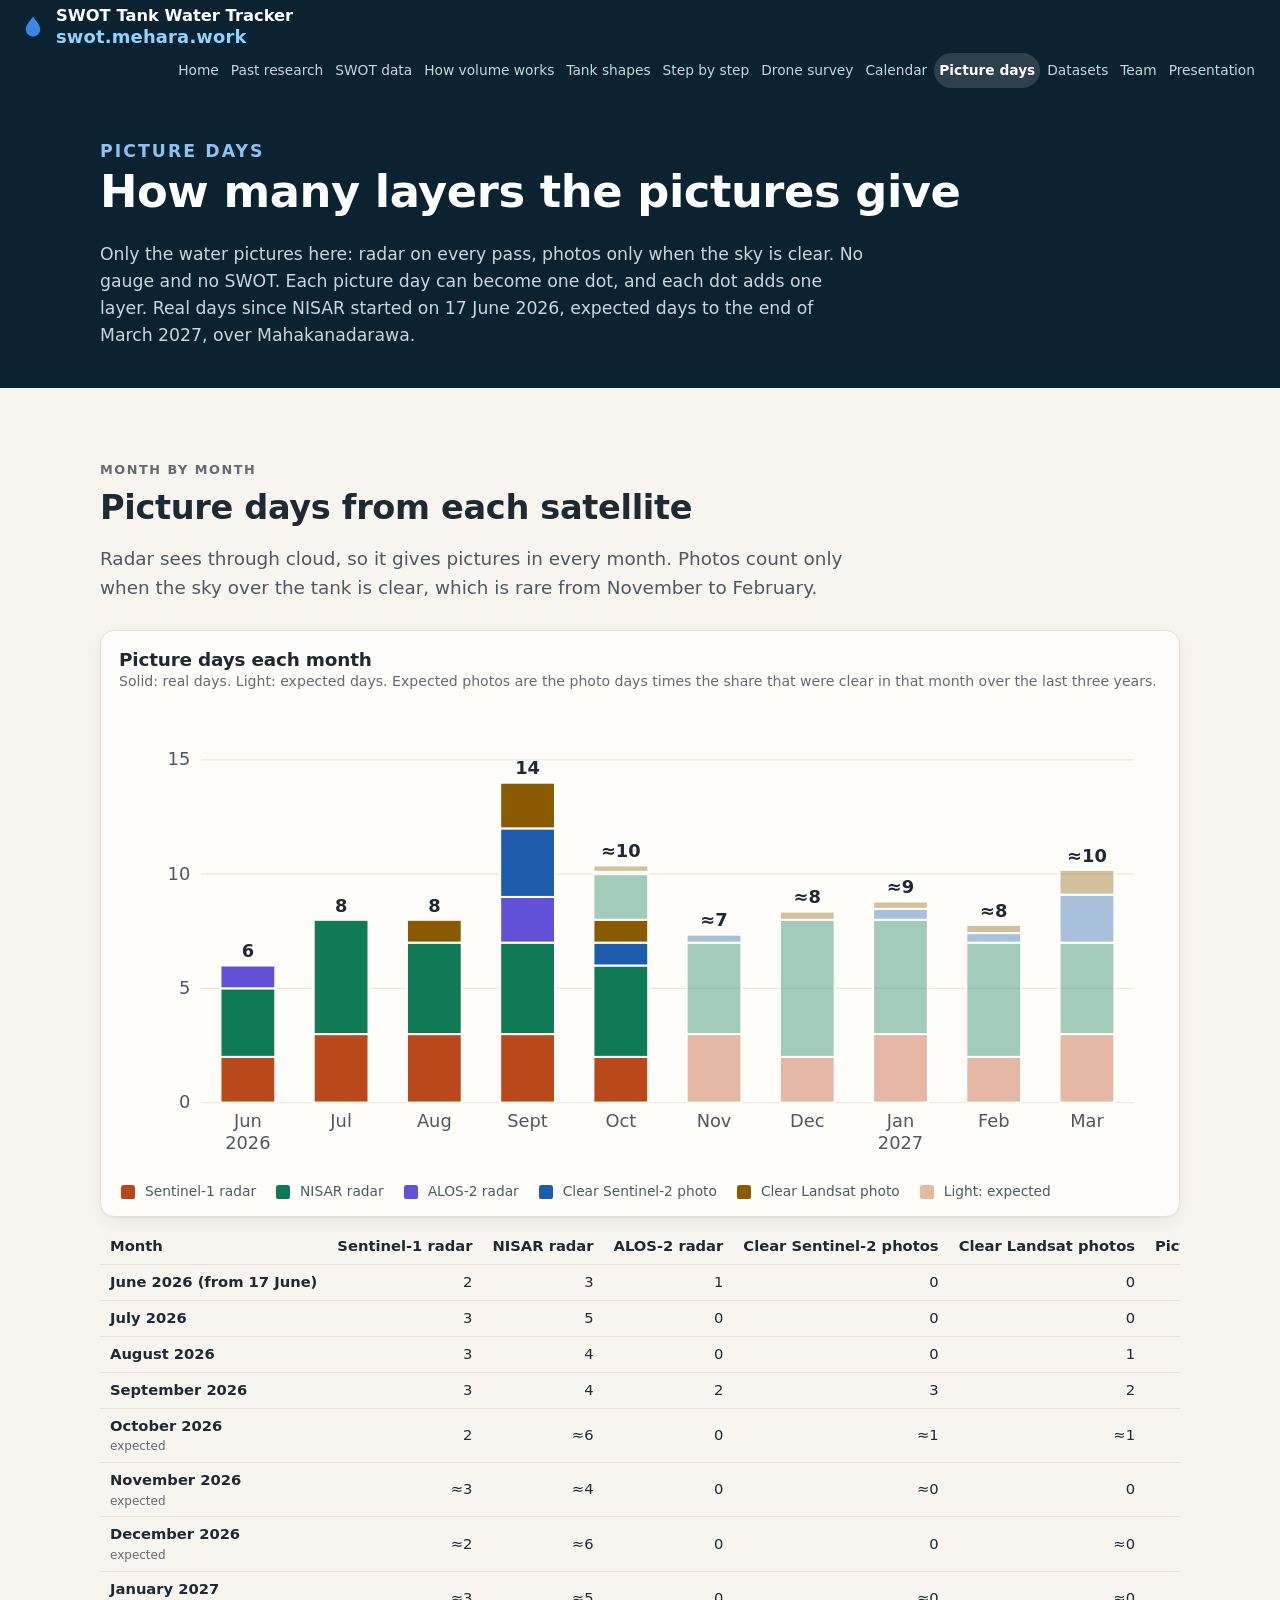
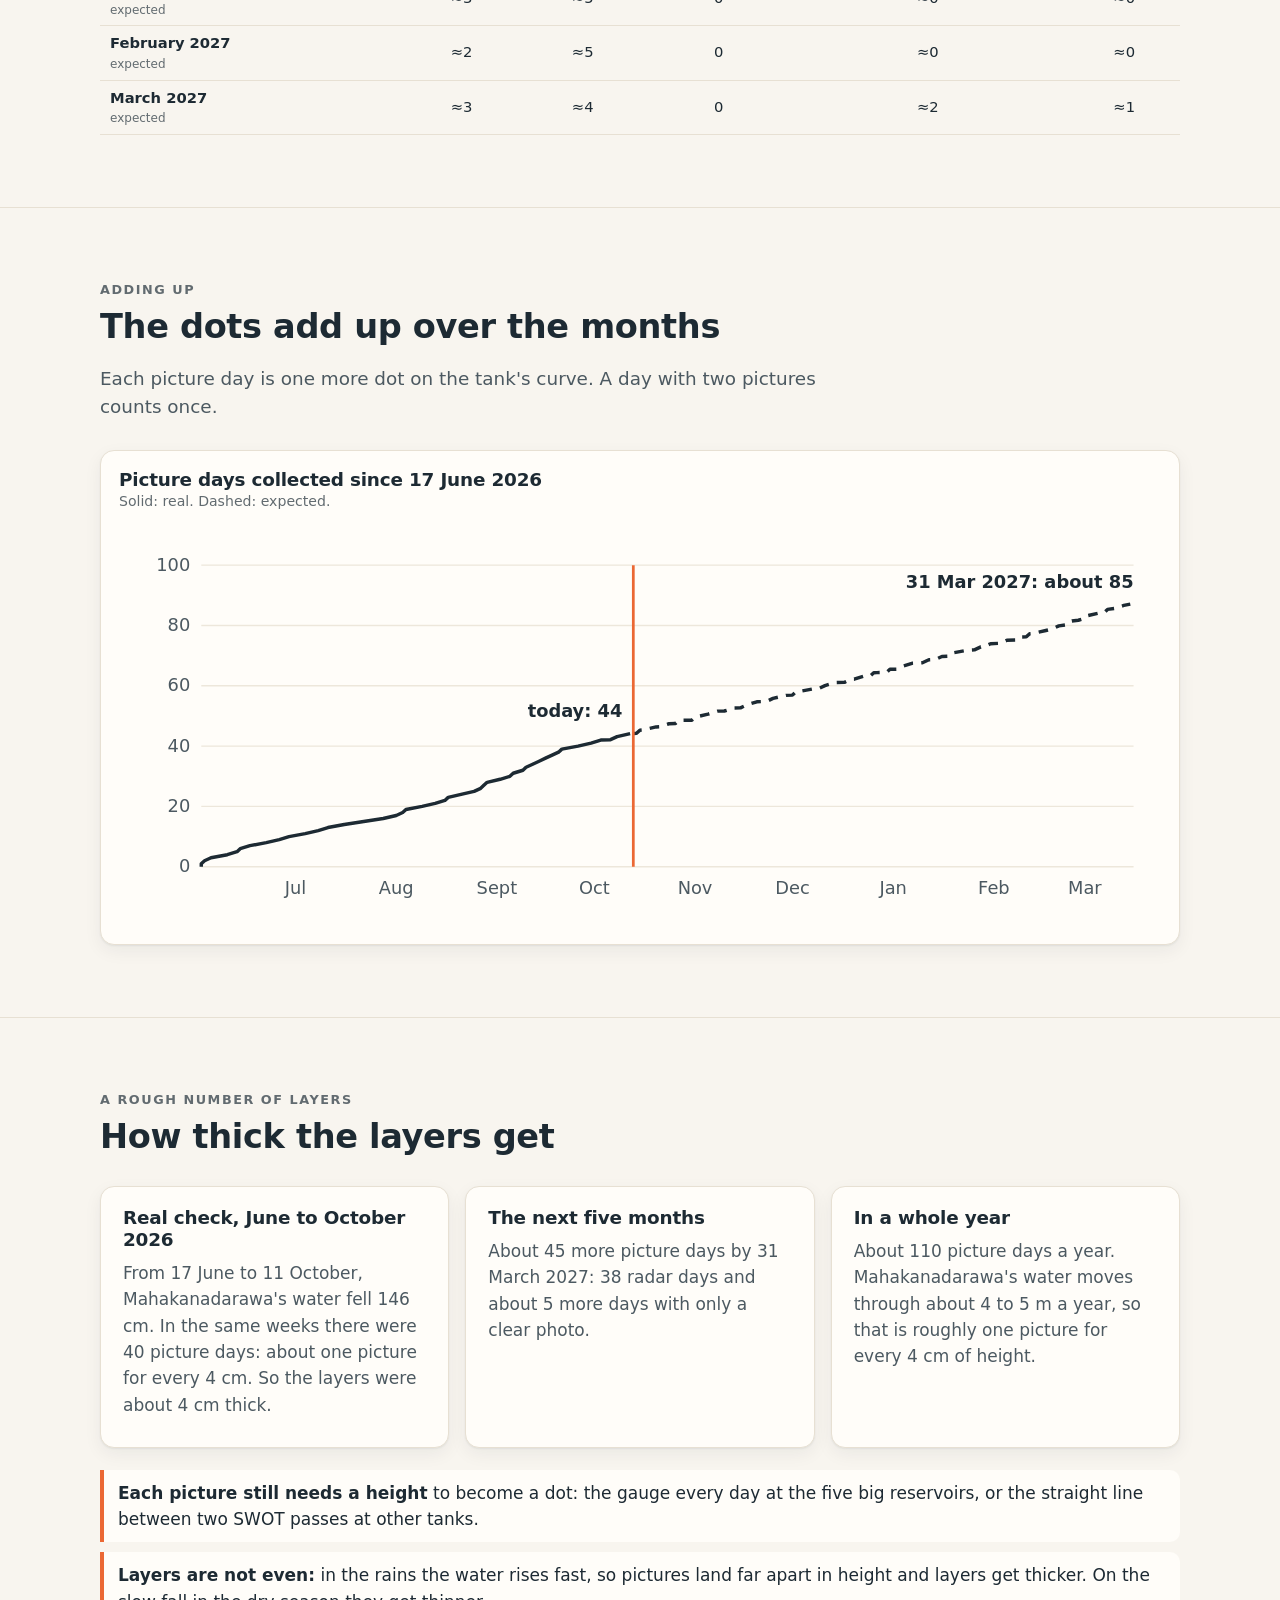
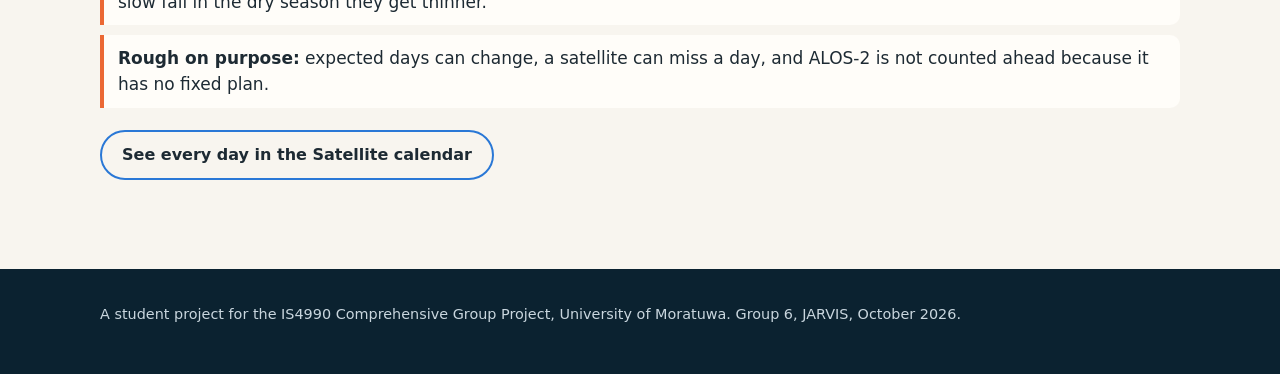
<file: site/pictures.html>
<!doctype html>
<html lang="en">
<head>
<meta charset="utf-8">
<meta name="viewport" content="width=device-width, initial-scale=1">
<title>Picture days · SWOT Tank Water Tracker</title>
<meta name="description" content="How many water pictures the satellites give over our tanks, month by month, and a rough number of layers they make: real days since June 2026 and expected days to March 2027.">
<link rel="icon" href="favicon.svg" type="image/svg+xml">
<link rel="stylesheet" href="assets/site.css">
</head>
<body>
<a class="skip" href="#main">Skip to content</a>
<header class="top"><div class="wrap">
  <a class="brand" href="./"><svg viewBox="0 0 24 24" aria-hidden="true"><path fill="#3987e5" d="M12 2.5c3.7 4.7 6.7 8.3 6.7 11.7a6.7 6.7 0 0 1-13.4 0C5.3 10.8 8.3 7.2 12 2.5z"/></svg><span class="brand-text">SWOT Tank Water Tracker<span class="brand-url">swot.mehara.work</span></span></a>
  <nav class="nav" aria-label="Main">
    <a href="./">Home</a>
    <a href="research.html">Past research</a>
    <a href="data.html">SWOT data</a>
    <a href="explainer.html">How volume works</a>
    <a href="shapes.html">Tank shapes</a>
    <a href="steps.html">Step by step</a>
    <a href="drone.html">Drone survey</a>
    <a href="calendar.html">Calendar</a>
    <a href="pictures.html" aria-current="page">Picture days</a>
    <a href="datasets.html">Datasets</a>
    <a href="team.html">Team</a>
    <a href="presentation.html">Presentation</a>
  </nav>
</div></header>

<main id="main">
<div class="band"><div class="wrap">
  <p class="eyebrow" style="color:#8fc1f2">Picture days</p>
  <h1>How many layers the pictures give</h1>
  <p>Only the water pictures here: radar on every pass, photos only when the sky is clear. No gauge and no SWOT. Each picture day can become one dot, and each dot adds one layer. Real days since NISAR started on 17 June 2026, expected days to the end of March 2027, over Mahakanadarawa.</p>
</div></div>

<section><div class="wrap">
  <div class="section-head">
    <p class="eyebrow">Month by month</p>
    <h2>Picture days from each satellite</h2>
    <p class="lead">Radar sees through cloud, so it gives pictures in every month. Photos count only when the sky over the tank is clear, which is rare from November to February.</p>
  </div>
  <figure class="chart">
    <figcaption><h3>Picture days each month</h3><p class="small" style="margin:0">Solid: real days. Light: expected days. Expected photos are the photo days times the share that were clear in that month over the last three years.</p></figcaption>
    <div class="scrollx"><svg id="bars" class="st-svg" viewBox="0 0 760 340" role="img" aria-labelledby="bars-title bars-desc"><title id="bars-title">Picture days each month by satellite</title><desc id="bars-desc">From June 2026 to March 2027, radar gives most of the pictures every month; clear photos add a few, mostly in September and March.</desc></svg></div>
    <ul class="key" id="bars-key"></ul>
  </figure>
  <div class="scrollx">
    <table class="data" id="pd-table">
      <caption class="sr">Picture days each month by satellite</caption>
      <thead><tr><th scope="col">Month</th><th scope="col">Sentinel-1 radar</th><th scope="col">NISAR radar</th><th scope="col">ALOS-2 radar</th><th scope="col">Clear Sentinel-2 photos</th><th scope="col">Clear Landsat photos</th><th scope="col">Picture days (any)</th></tr></thead>
      <tbody id="pd-rows"></tbody>
    </table>
  </div>
</div></section>

<section><div class="wrap">
  <div class="section-head">
    <p class="eyebrow">Adding up</p>
    <h2>The dots add up over the months</h2>
    <p class="lead">Each picture day is one more dot on the tank's curve. A day with two pictures counts once.</p>
  </div>
  <figure class="chart">
    <figcaption><h3>Picture days collected since 17 June 2026</h3><p class="small" style="margin:0">Solid: real. Dashed: expected.</p></figcaption>
    <div class="scrollx"><svg id="total" class="st-svg" viewBox="0 0 760 300" role="img" aria-labelledby="total-title total-desc"><title id="total-title">Running total of picture days</title><desc id="total-desc">The running total of picture days rises steadily, by about 15 a month.</desc></svg></div>
  </figure>
</div></section>

<section><div class="wrap">
  <div class="section-head">
    <p class="eyebrow">A rough number of layers</p>
    <h2>How thick the layers get</h2>
  </div>
  <div class="cards" id="layer-cards"></div>
  <ul class="notes">
    <li><b>Each picture still needs a height</b> to become a dot: the gauge every day at the five big reservoirs, or the straight line between two SWOT passes at other tanks.</li>
    <li><b>Layers are not even:</b> in the rains the water rises fast, so pictures land far apart in height and layers get thicker. On the slow fall in the dry season they get thinner.</li>
    <li><b>Rough on purpose:</b> expected days can change, a satellite can miss a day, and ALOS-2 is not counted ahead because it has no fixed plan.</li>
  </ul>
  <p style="margin-top:22px"><a class="btn line" href="calendar.html">See every day in the Satellite calendar</a></p>
</div></section>
</main>

<footer class="foot"><div class="wrap">
  <p>A student project for the IS4990 Comprehensive Group Project, University of Moratuwa. Group 6, JARVIS, October 2026.</p>
</div></footer>
<script src="assets/calendar-data.js"></script>
<script src="assets/pictures.js"></script>
</body>
</html>
</file>
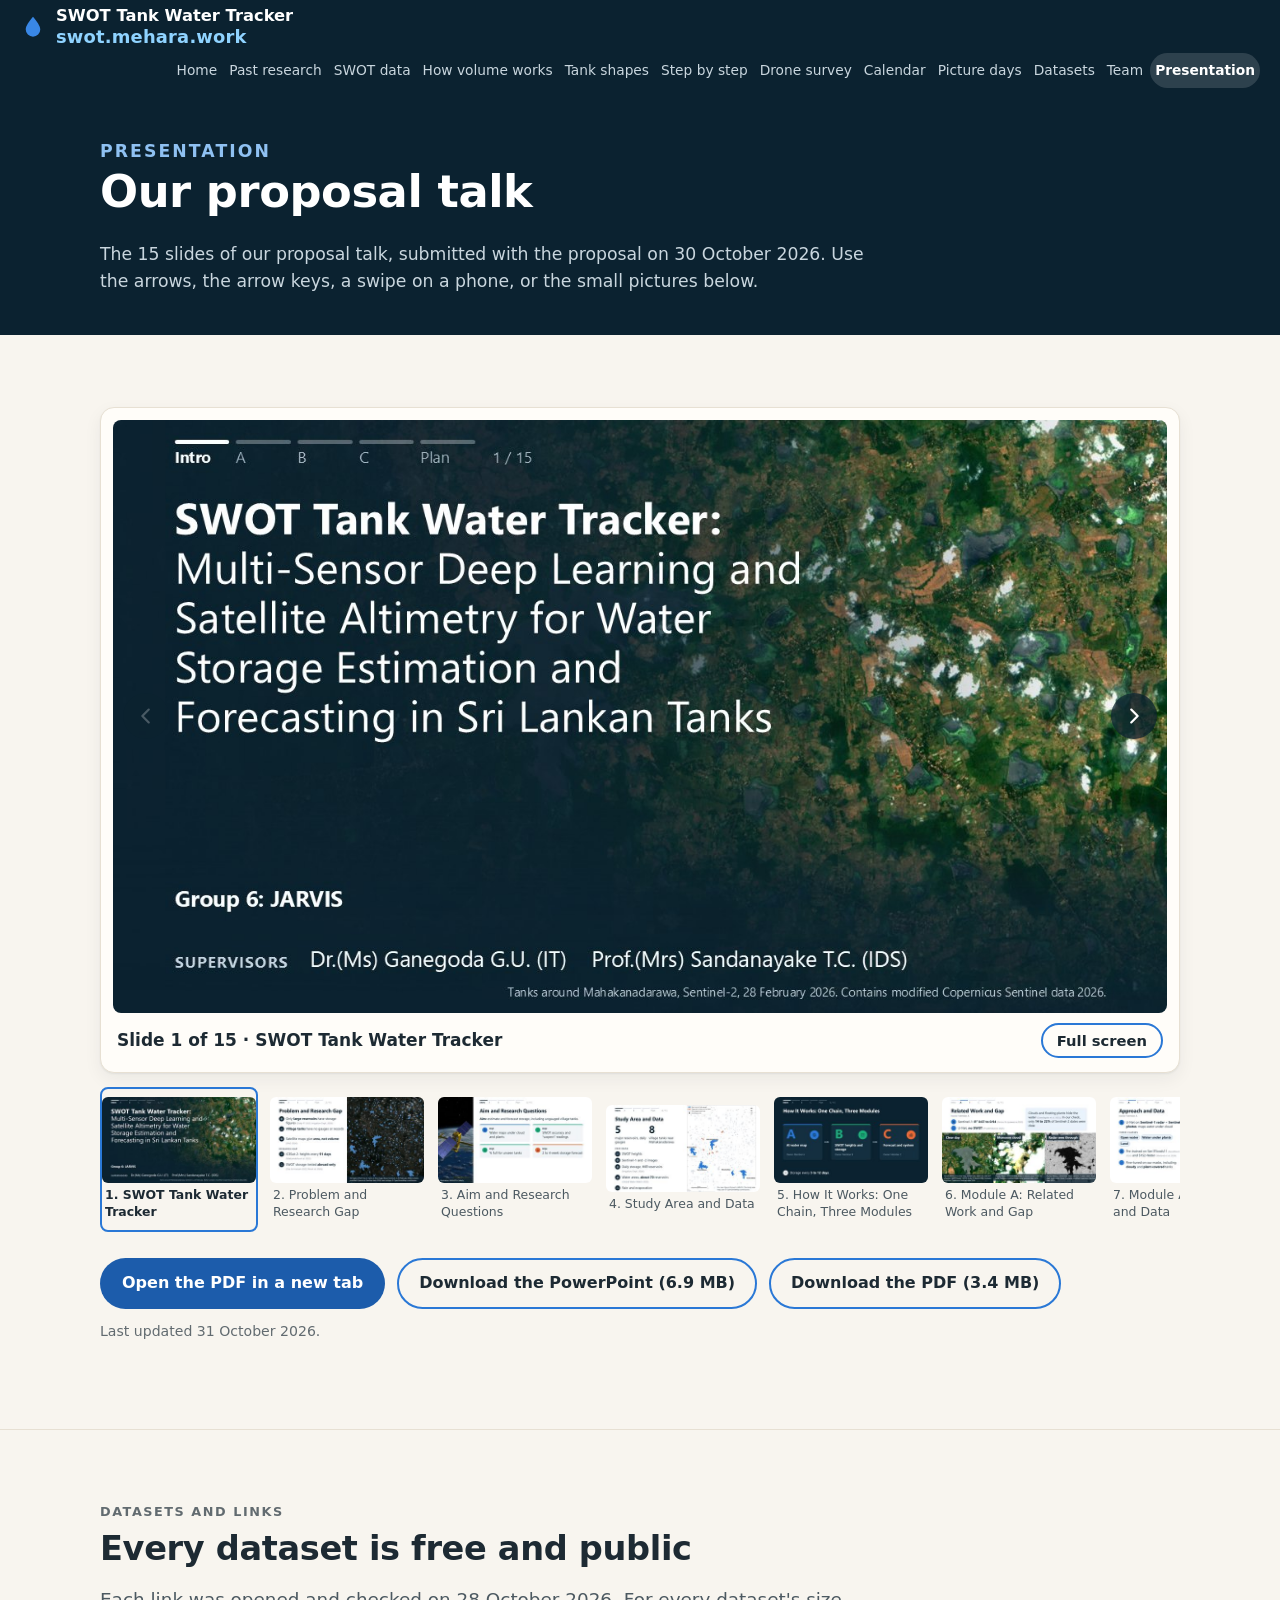
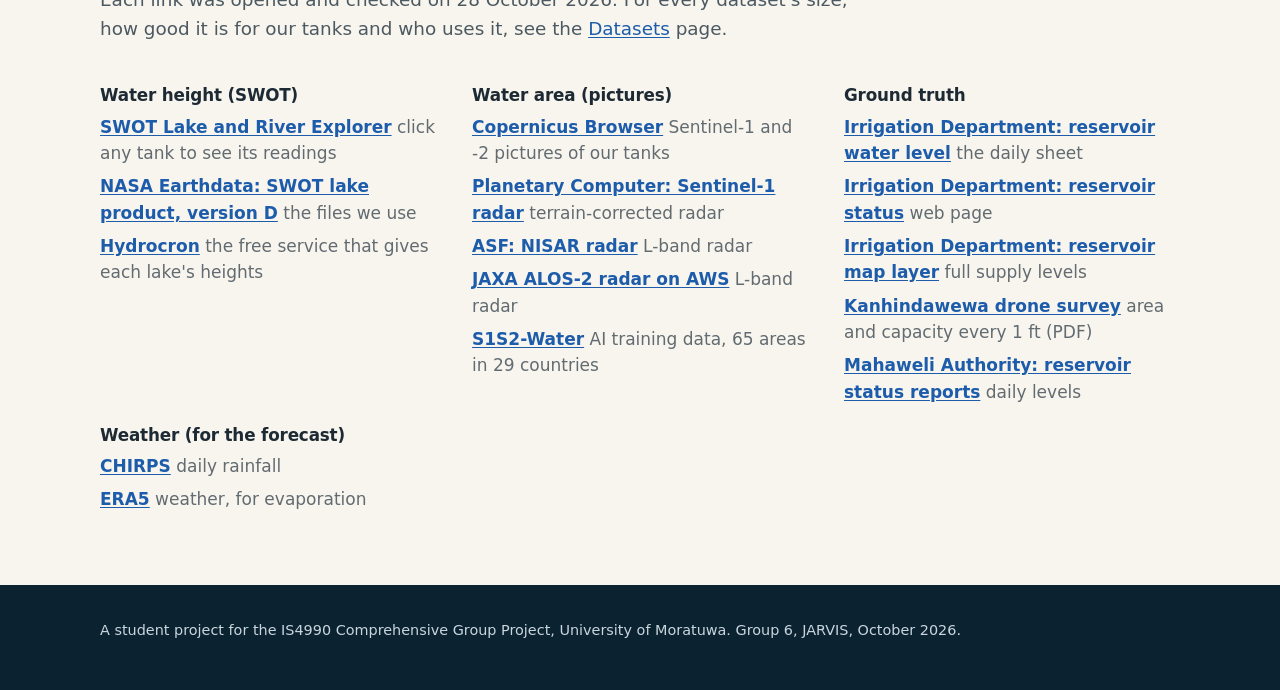
<file: site/presentation.html>
<!doctype html>
<html lang="en">
<head>
<meta charset="utf-8">
<meta name="viewport" content="width=device-width, initial-scale=1">
<title>Presentation · SWOT Tank Water Tracker</title>
<meta name="description" content="The 15-slide proposal talk for the SWOT Tank Water Tracker, with the PowerPoint and PDF to download.">
<link rel="icon" href="favicon.svg" type="image/svg+xml">
<link rel="stylesheet" href="assets/site.css">
</head>
<body>
<a class="skip" href="#main">Skip to content</a>
<header class="top"><div class="wrap">
  <a class="brand" href="./"><svg viewBox="0 0 24 24" aria-hidden="true"><path fill="#3987e5" d="M12 2.5c3.7 4.7 6.7 8.3 6.7 11.7a6.7 6.7 0 0 1-13.4 0C5.3 10.8 8.3 7.2 12 2.5z"/></svg><span class="brand-text">SWOT Tank Water Tracker<span class="brand-url">swot.mehara.work</span></span></a>
  <nav class="nav" aria-label="Main">
    <a href="./">Home</a>
    <a href="research.html">Past research</a>
    <a href="data.html">SWOT data</a>
    <a href="explainer.html">How volume works</a>
    <a href="shapes.html">Tank shapes</a>
    <a href="steps.html">Step by step</a>
    <a href="drone.html">Drone survey</a>
    <a href="calendar.html">Calendar</a>
    <a href="pictures.html">Picture days</a>
    <a href="datasets.html">Datasets</a>
    <a href="team.html">Team</a>
    <a href="presentation.html" aria-current="page">Presentation</a>
  </nav>
</div></header>

<main id="main">
<div class="band"><div class="wrap">
  <p class="eyebrow" style="color:#8fc1f2">Presentation</p>
  <h1>Our proposal talk</h1>
  <p>The 15 slides of our proposal talk, submitted with the proposal on 30 October 2026. Use the arrows, the arrow keys, a swipe on a phone, or the small pictures below.</p>
</div></div>

<section><div class="wrap">
  <div class="viewer" id="viewer" tabindex="0" aria-roledescription="slide viewer" aria-label="Slides">
    <div class="stage">
      <img id="slide" src="assets/slides/slide-01.jpg" alt="Slide 1: SWOT Tank Water Tracker" width="1280" height="720">
      <button type="button" class="nav-btn prev" id="prev" aria-label="Previous slide"><svg viewBox="0 0 24 24" fill="none" stroke="currentColor" stroke-width="2.4" stroke-linecap="round" stroke-linejoin="round" aria-hidden="true"><path d="M15 5l-7 7 7 7"/></svg></button>
      <button type="button" class="nav-btn next" id="next" aria-label="Next slide"><svg viewBox="0 0 24 24" fill="none" stroke="currentColor" stroke-width="2.4" stroke-linecap="round" stroke-linejoin="round" aria-hidden="true"><path d="M9 5l7 7-7 7"/></svg></button>
    </div>
    <div class="bar">
      <p class="counter" id="counter" aria-live="polite">Slide 1 of 15 · SWOT Tank Water Tracker</p>
      <button type="button" class="btn line small" id="full">Full screen</button>
    </div>
  </div>
  <div class="thumbs" id="thumbs" aria-label="All slides"></div>
  <div class="downloads">
    <a class="btn primary" href="assets/docs/swot-tank-tracker-proposal-talk.pdf" target="_blank" rel="noopener">Open the PDF in a new tab</a>
    <a class="btn line" href="assets/docs/swot-tank-tracker-proposal-talk.pptx" download>Download the PowerPoint (6.9 MB)</a>
    <a class="btn line" href="assets/docs/swot-tank-tracker-proposal-talk.pdf" download>Download the PDF (3.4 MB)</a>
  </div>
  <p class="small" style="margin-top:12px">Last updated 31 October 2026.</p>
</div></section>
<section id="links"><div class="wrap">
  <div class="section-head">
    <p class="eyebrow">Datasets and links</p>
    <h2>Every dataset is free and public</h2>
    <p class="lead">Each link was opened and checked on 28 October 2026. For every dataset's size, how good it is for our tanks and who uses it, see the <a href="datasets.html">Datasets</a> page.</p>
  </div>
  <div class="links-grid">
    <div><h3>Water height (SWOT)</h3><ul class="links">
      <li><a href="https://mibrechb.github.io/swot-data-explorer/">SWOT Lake and River Explorer</a> <span class="d">click any tank to see its readings</span></li>
      <li><a href="https://search.earthdata.nasa.gov/search/granules?p=C3233944983-POCLOUD">NASA Earthdata: SWOT lake product, version D</a> <span class="d">the files we use</span></li>
      <li><a href="https://podaac.github.io/hydrocron/">Hydrocron</a> <span class="d">the free service that gives each lake's heights</span></li>
    </ul></div>
    <div><h3>Water area (pictures)</h3><ul class="links">
      <li><a href="https://browser.dataspace.copernicus.eu/?themeId=DEFAULT-THEME&amp;dateMode=SINGLE&amp;zoom=14&amp;lat=8.3868&amp;lng=80.5471&amp;datasetId=S2_L2A_CDAS&amp;fromTime=2024-03-10T00%3A00%3A00.000Z&amp;toTime=2024-03-10T23%3A59%3A59.999Z&amp;layerId=1_TRUE_COLOR">Copernicus Browser</a> <span class="d">Sentinel-1 and -2 pictures of our tanks</span></li>
      <li><a href="https://planetarycomputer.microsoft.com/dataset/sentinel-1-rtc">Planetary Computer: Sentinel-1 radar</a> <span class="d">terrain-corrected radar</span></li>
      <li><a href="https://asf.alaska.edu/nisar/">ASF: NISAR radar</a> <span class="d">L-band radar</span></li>
      <li><a href="https://registry.opendata.aws/jaxa-alos-palsar2-scansar/">JAXA ALOS-2 radar on AWS</a> <span class="d">L-band radar</span></li>
      <li><a href="https://doi.org/10.5281/zenodo.8314175">S1S2-Water</a> <span class="d">AI training data, 65 areas in 29 countries</span></li>
    </ul></div>
    <div><h3>Ground truth</h3><ul class="links">
      <li><a href="https://docs.google.com/spreadsheets/d/e/2PACX-1vTcSGhi9RESl7CMCl1TQnrKe07Gx5Q696YiSB9jneIHqIP9lifpqSErgI3D5k9KtQXSdW5JpycIIr5e/pubhtml">Irrigation Department: reservoir water level</a> <span class="d">the daily sheet</span></li>
      <li><a href="https://irrigation.gov.lk/web/index.php?option=com_content&amp;view=article&amp;id=84&amp;Itemid=201&amp;lang=en">Irrigation Department: reservoir status</a> <span class="d">web page</span></li>
      <li><a href="https://services3.arcgis.com/J7ZFXmR8rSmQ3FGf/ArcGIS/rest/services/Scheme_Data_2/FeatureServer/10">Irrigation Department: reservoir map layer</a> <span class="d">full supply levels</span></li>
      <li><a href="https://www.irrigation.gov.lk/web/images/Scheme-Maps/Anuradhapura/HuruluWewa/Area_Capacity_Kanhindawewa_01_07_2026.pdf">Kanhindawewa drone survey</a> <span class="d">area and capacity every 1 ft (PDF)</span></li>
      <li><a href="https://mahaweli.gov.lk/wms.html">Mahaweli Authority: reservoir status reports</a> <span class="d">daily levels</span></li>
    </ul></div>
    <div><h3>Weather (for the forecast)</h3><ul class="links">
      <li><a href="https://www.chc.ucsb.edu/data/chirps">CHIRPS</a> <span class="d">daily rainfall</span></li>
      <li><a href="https://cds.climate.copernicus.eu/datasets/reanalysis-era5-single-levels">ERA5</a> <span class="d">weather, for evaporation</span></li>
    </ul></div>
  </div>
</div></section>
</main>

<footer class="foot"><div class="wrap">
  <p>A student project for the IS4990 Comprehensive Group Project, University of Moratuwa. Group 6, JARVIS, October 2026.</p>
</div></footer>
<script type="application/json" id="slide-titles">["SWOT Tank Water Tracker", "Problem and Research Gap", "Aim and Research Questions", "Study Area and Data", "How It Works: One Chain, Three Modules", "Module A: Related Work and Gap", "Module A: Approach and Data", "Module A: Evaluation and Early Evidence", "Module B: SWOT Heights Against the Gauges", "Module B: Trust Screen for “Suspect” Readings", "Module B: Storage Model", "Module C: Related Work and Approach", "Module C: Evaluation and Early Evidence", "Module C: System and Dashboard", "Plan of Action"]</script>
<script src="assets/slides.js"></script>
</body>
</html>
</file>
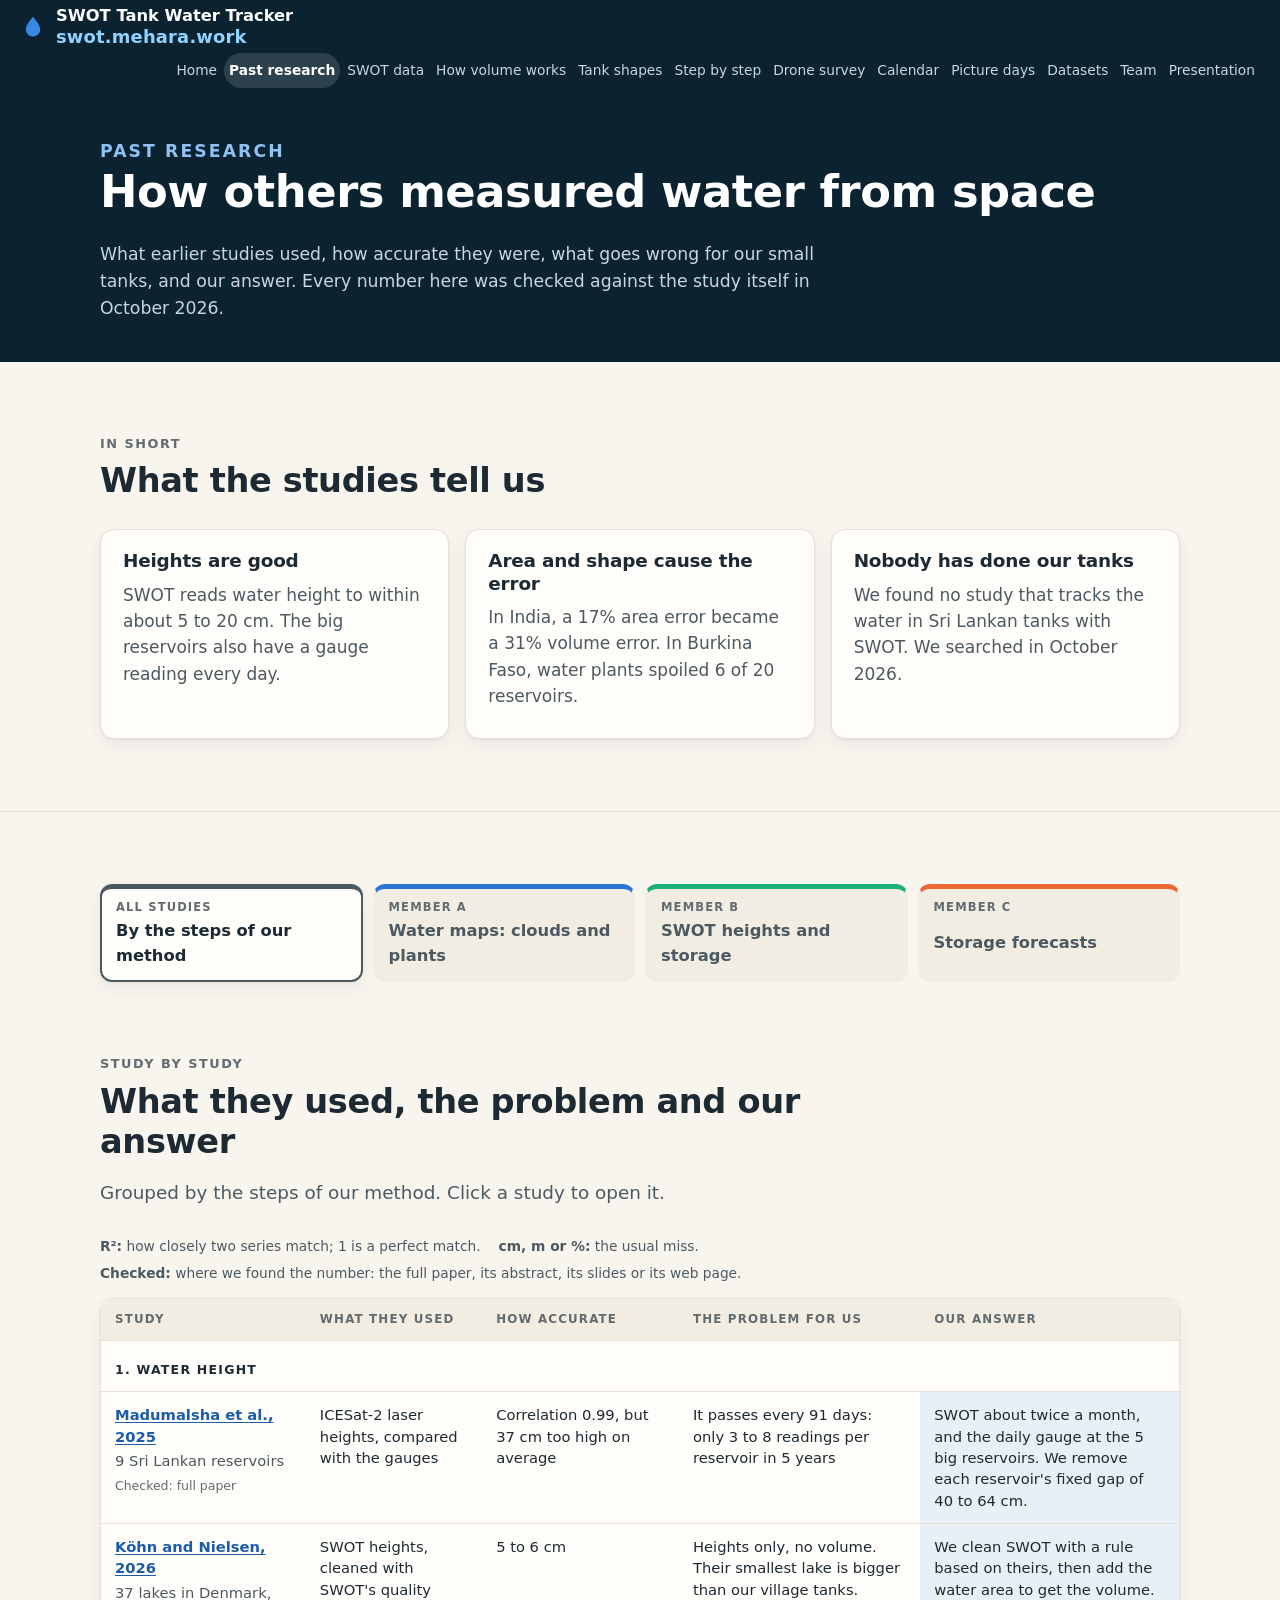
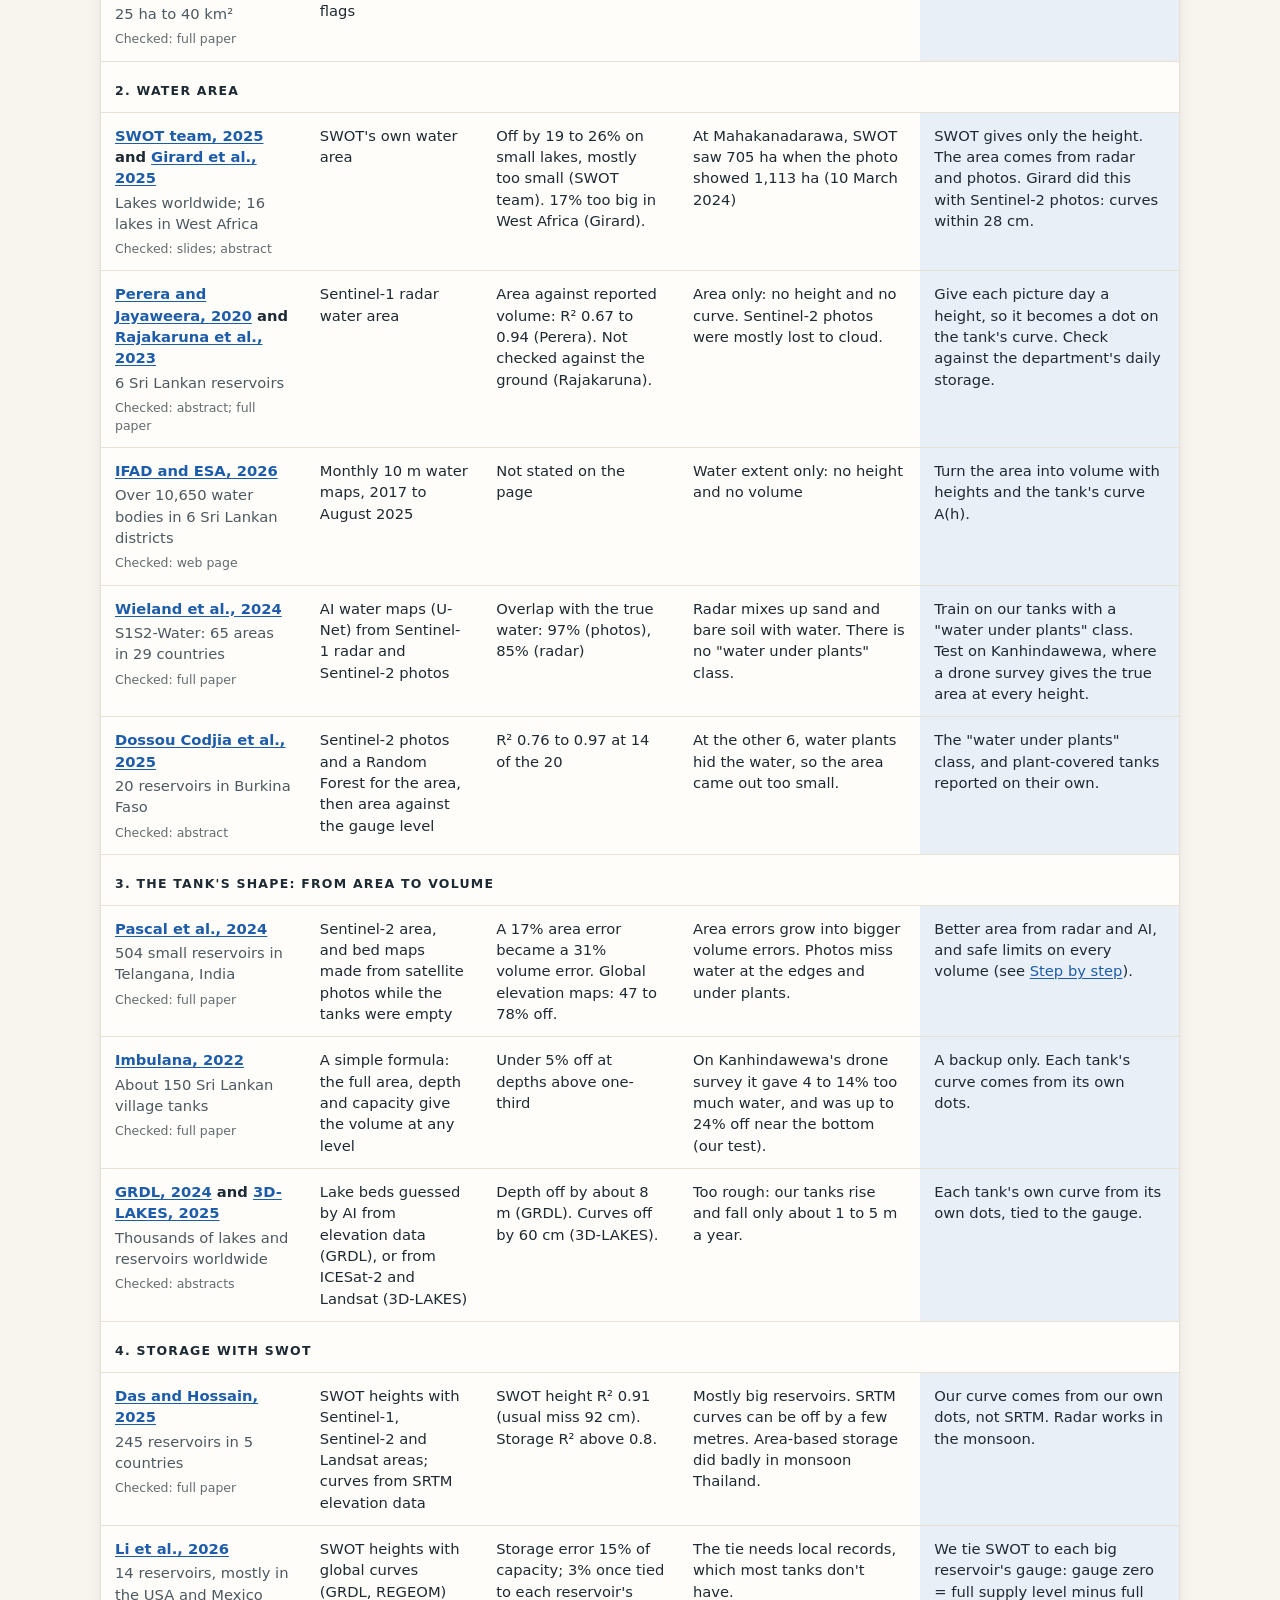
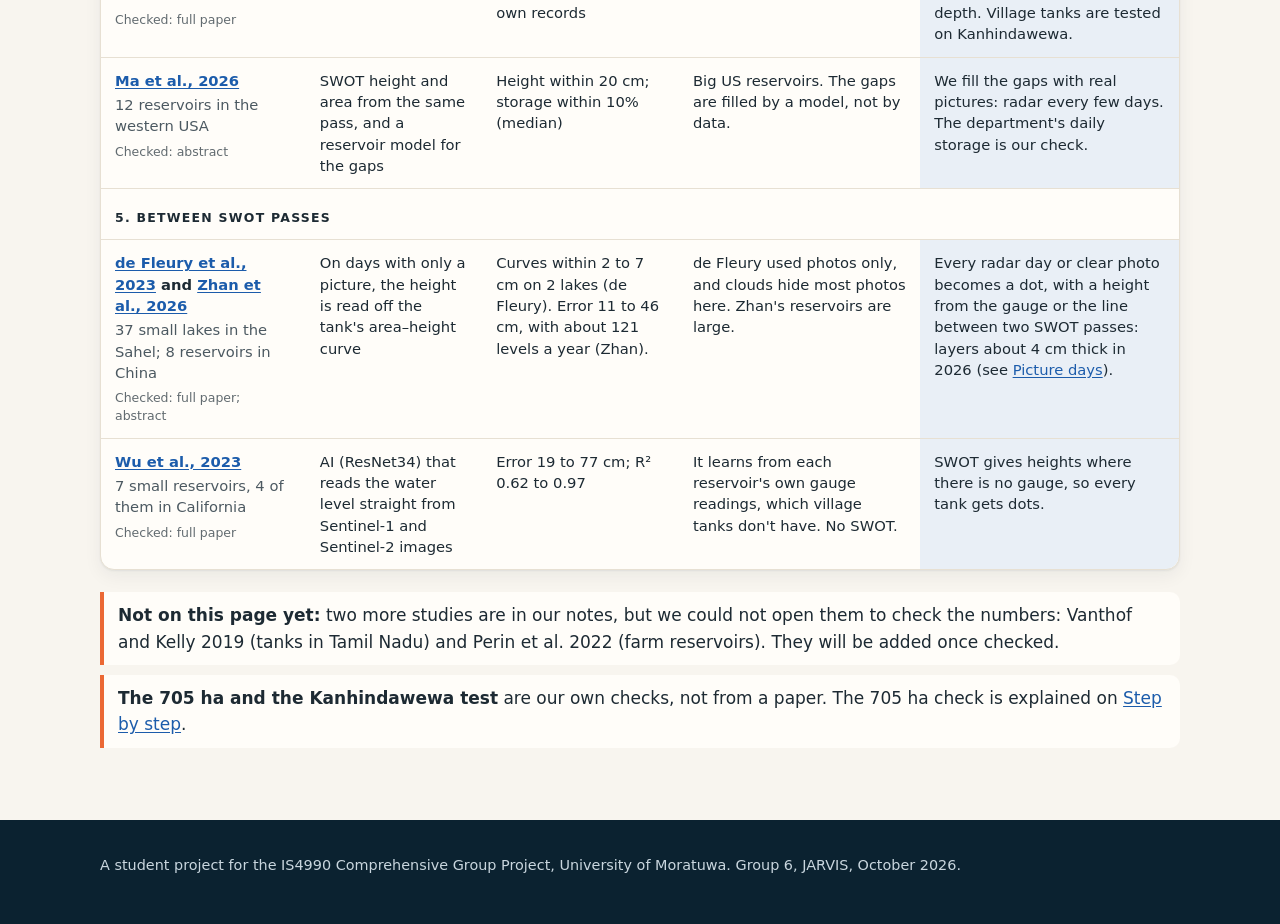
<file: site/research.html>
<!doctype html>
<html lang="en">
<head>
<meta charset="utf-8">
<meta name="viewport" content="width=device-width, initial-scale=1">
<title>Past research · SWOT Tank Water Tracker</title>
<meta name="description" content="How earlier studies measured lake and reservoir water from space: what they used, how accurate they were, the problem for our small tanks and our answer. Every number checked against the study.">
<link rel="icon" href="favicon.svg" type="image/svg+xml">
<link rel="stylesheet" href="assets/site.css">
</head>
<body>
<a class="skip" href="#main">Skip to content</a>
<header class="top"><div class="wrap">
  <a class="brand" href="./"><svg viewBox="0 0 24 24" aria-hidden="true"><path fill="#3987e5" d="M12 2.5c3.7 4.7 6.7 8.3 6.7 11.7a6.7 6.7 0 0 1-13.4 0C5.3 10.8 8.3 7.2 12 2.5z"/></svg><span class="brand-text">SWOT Tank Water Tracker<span class="brand-url">swot.mehara.work</span></span></a>
  <nav class="nav" aria-label="Main">
    <a href="./">Home</a>
    <a href="research.html" aria-current="page">Past research</a>
    <a href="data.html">SWOT data</a>
    <a href="explainer.html">How volume works</a>
    <a href="shapes.html">Tank shapes</a>
    <a href="steps.html">Step by step</a>
    <a href="drone.html">Drone survey</a>
    <a href="calendar.html">Calendar</a>
    <a href="pictures.html">Picture days</a>
    <a href="datasets.html">Datasets</a>
    <a href="team.html">Team</a>
    <a href="presentation.html">Presentation</a>
  </nav>
</div></header>

<main id="main">
<div class="band"><div class="wrap">
  <p class="eyebrow" style="color:#8fc1f2">Past research</p>
  <h1>How others measured water from space</h1>
  <p>What earlier studies used, how accurate they were, what goes wrong for our small tanks, and our answer. Every number here was checked against the study itself in October 2026.</p>
</div></div>

<section><div class="wrap">
  <div class="section-head">
    <p class="eyebrow">In short</p>
    <h2>What the studies tell us</h2>
  </div>
  <div class="cards">
    <div class="card"><h3>Heights are good</h3><p>SWOT reads water height to within about 5 to 20 cm. The big reservoirs also have a gauge reading every day.</p></div>
    <div class="card"><h3>Area and shape cause the error</h3><p>In India, a 17% area error became a 31% volume error. In Burkina Faso, water plants spoiled 6 of 20 reservoirs.</p></div>
    <div class="card"><h3>Nobody has done our tanks</h3><p>We found no study that tracks the water in Sri Lankan tanks with SWOT. We searched in October 2026.</p></div>
  </div>
</div></section>

<section class="cal-tabs"><div class="wrap">
  <div class="tabs tabs-4" role="tablist" aria-label="Past research" hidden>
    <button type="button" role="tab" id="tab-rs-all" aria-controls="all-studies" style="--c:var(--ink-2)"><span class="tt-who">All studies</span><span class="tt-what">By the steps of our method</span></button>
    <button type="button" role="tab" id="tab-rs-a" aria-controls="member-a-research" style="--c:var(--blue)"><span class="tt-who">Member A</span><span class="tt-what">Water maps: clouds and plants</span></button>
    <button type="button" role="tab" id="tab-rs-b" aria-controls="member-b-research" style="--c:var(--aqua)"><span class="tt-who">Member B</span><span class="tt-what">SWOT heights and storage</span></button>
    <button type="button" role="tab" id="tab-rs-c" aria-controls="member-c-research" style="--c:var(--orange)"><span class="tt-who">Member C</span><span class="tt-what">Storage forecasts</span></button>
  </div>
</div></section>

<div class="rs-panel" id="all-studies" role="tabpanel" aria-labelledby="tab-rs-all">
<section><div class="wrap">
  <div class="section-head">
    <p class="eyebrow">Study by study</p>
    <h2>What they used, the problem and our answer</h2>
    <p class="lead">Grouped by the steps of our method. Click a study to open it.</p>
  </div>
  <ul class="key">
    <li><span><b>R²:</b> how closely two series match; 1 is a perfect match.</span></li>
    <li><span><b>cm, m or %:</b> the usual miss.</span></li>
    <li><span><b>Checked:</b> where we found the number: the full paper, its abstract, its slides or its web page.</span></li>
  </ul>
  <table class="rs" id="rs-table">
    <caption class="sr">Earlier studies: what they used, how accurate they were, the problem for our tanks and our answer</caption>
    <thead><tr><th scope="col">Study</th><th scope="col">What they used</th><th scope="col">How accurate</th><th scope="col">The problem for us</th><th scope="col">Our answer</th></tr></thead>
    <tbody>
      <tr class="rs-group"><th scope="colgroup" colspan="5">1. Water height</th></tr>
      <tr>
        <th scope="row"><a href="https://doi.org/10.4038/engineer.v58i1.7674">Madumalsha et al., 2025</a><span>9 Sri Lankan reservoirs</span><span class="rs-chk">Checked: full paper</span></th>
        <td data-label="What they used">ICESat-2 laser heights, compared with the gauges</td>
        <td data-label="How accurate">Correlation 0.99, but 37 cm too high on average</td>
        <td data-label="The problem for us">It passes every 91 days: only 3 to 8 readings per reservoir in 5 years</td>
        <td data-label="Our answer">SWOT about twice a month, and the daily gauge at the 5 big reservoirs. We remove each reservoir's fixed gap of 40 to 64 cm.</td>
      </tr>
      <tr>
        <th scope="row"><a href="https://doi.org/10.5194/hess-30-6443-2026">Köhn and Nielsen, 2026</a><span>37 lakes in Denmark, 25 ha to 40 km²</span><span class="rs-chk">Checked: full paper</span></th>
        <td data-label="What they used">SWOT heights, cleaned with SWOT's quality flags</td>
        <td data-label="How accurate">5 to 6 cm</td>
        <td data-label="The problem for us">Heights only, no volume. Their smallest lake is bigger than our village tanks.</td>
        <td data-label="Our answer">We clean SWOT with a rule based on theirs, then add the water area to get the volume.</td>
      </tr>

      <tr class="rs-group"><th scope="colgroup" colspan="5">2. Water area</th></tr>
      <tr>
        <th scope="row"><a href="https://swotst.aviso.altimetry.fr/fileadmin/user_upload/ST2025/Presentations/ST2025HS0_05_PottierFjortoft_LakeProductVal.pdf">SWOT team, 2025</a> and <a href="https://doi.org/10.1109/JSTARS.2025.3570859">Girard et al., 2025</a><span>Lakes worldwide; 16 lakes in West Africa</span><span class="rs-chk">Checked: slides; abstract</span></th>
        <td data-label="What they used">SWOT's own water area</td>
        <td data-label="How accurate">Off by 19 to 26% on small lakes, mostly too small (SWOT team). 17% too big in West Africa (Girard).</td>
        <td data-label="The problem for us">At Mahakanadarawa, SWOT saw 705 ha when the photo showed 1,113 ha (10 March 2024)</td>
        <td data-label="Our answer">SWOT gives only the height. The area comes from radar and photos. Girard did this with Sentinel-2 photos: curves within 28 cm.</td>
      </tr>
      <tr>
        <th scope="row"><a href="https://archive.cmb.ac.lk/items/84f64851-eaa9-4b8c-babd-5d18f130c1ee">Perera and Jayaweera, 2020</a> and <a href="https://doi.org/10.48550/arXiv.2310.05682">Rajakaruna et al., 2023</a><span>6 Sri Lankan reservoirs</span><span class="rs-chk">Checked: abstract; full paper</span></th>
        <td data-label="What they used">Sentinel-1 radar water area</td>
        <td data-label="How accurate">Area against reported volume: R² 0.67 to 0.94 (Perera). Not checked against the ground (Rajakaruna).</td>
        <td data-label="The problem for us">Area only: no height and no curve. Sentinel-2 photos were mostly lost to cloud.</td>
        <td data-label="Our answer">Give each picture day a height, so it becomes a dot on the tank's curve. Check against the department's daily storage.</td>
      </tr>
      <tr>
        <th scope="row"><a href="https://www.ifad.org/en/w/publications/water-surface-maps-to-manage-ancient-tank-cascade-systems-in-sri-lanka">IFAD and ESA, 2026</a><span>Over 10,650 water bodies in 6 Sri Lankan districts</span><span class="rs-chk">Checked: web page</span></th>
        <td data-label="What they used">Monthly 10 m water maps, 2017 to August 2025</td>
        <td data-label="How accurate">Not stated on the page</td>
        <td data-label="The problem for us">Water extent only: no height and no volume</td>
        <td data-label="Our answer">Turn the area into volume with heights and the tank's curve A(h).</td>
      </tr>
      <tr>
        <th scope="row"><a href="https://doi.org/10.1109/JSTARS.2023.3333969">Wieland et al., 2024</a><span>S1S2-Water: 65 areas in 29 countries</span><span class="rs-chk">Checked: full paper</span></th>
        <td data-label="What they used">AI water maps (U-Net) from Sentinel-1 radar and Sentinel-2 photos</td>
        <td data-label="How accurate">Overlap with the true water: 97% (photos), 85% (radar)</td>
        <td data-label="The problem for us">Radar mixes up sand and bare soil with water. There is no "water under plants" class.</td>
        <td data-label="Our answer">Train on our tanks with a "water under plants" class. Test on Kanhindawewa, where a drone survey gives the true area at every height.</td>
      </tr>
      <tr>
        <th scope="row"><a href="https://doi.org/10.1016/j.jag.2025.104523">Dossou Codjia et al., 2025</a><span>20 reservoirs in Burkina Faso</span><span class="rs-chk">Checked: abstract</span></th>
        <td data-label="What they used">Sentinel-2 photos and a Random Forest for the area, then area against the gauge level</td>
        <td data-label="How accurate">R² 0.76 to 0.97 at 14 of the 20</td>
        <td data-label="The problem for us">At the other 6, water plants hid the water, so the area came out too small.</td>
        <td data-label="Our answer">The "water under plants" class, and plant-covered tanks reported on their own.</td>
      </tr>

      <tr class="rs-group"><th scope="colgroup" colspan="5">3. The tank's shape: from area to volume</th></tr>
      <tr>
        <th scope="row"><a href="https://doi.org/10.1371/journal.pwat.0000260">Pascal et al., 2024</a><span>504 small reservoirs in Telangana, India</span><span class="rs-chk">Checked: full paper</span></th>
        <td data-label="What they used">Sentinel-2 area, and bed maps made from satellite photos while the tanks were empty</td>
        <td data-label="How accurate">A 17% area error became a 31% volume error. Global elevation maps: 47 to 78% off.</td>
        <td data-label="The problem for us">Area errors grow into bigger volume errors. Photos miss water at the edges and under plants.</td>
        <td data-label="Our answer">Better area from radar and AI, and safe limits on every volume (see <a href="steps.html">Step by step</a>).</td>
      </tr>
      <tr>
        <th scope="row"><a href="https://doi.org/10.4038/engineer.v55i2.7508">Imbulana, 2022</a><span>About 150 Sri Lankan village tanks</span><span class="rs-chk">Checked: full paper</span></th>
        <td data-label="What they used">A simple formula: the full area, depth and capacity give the volume at any level</td>
        <td data-label="How accurate">Under 5% off at depths above one-third</td>
        <td data-label="The problem for us">On Kanhindawewa's drone survey it gave 4 to 14% too much water, and was up to 24% off near the bottom (our test).</td>
        <td data-label="Our answer">A backup only. Each tank's curve comes from its own dots.</td>
      </tr>
      <tr>
        <th scope="row"><a href="https://doi.org/10.1029/2023WR035781">GRDL, 2024</a> and <a href="https://doi.org/10.1038/s41597-025-05911-y">3D-LAKES, 2025</a><span>Thousands of lakes and reservoirs worldwide</span><span class="rs-chk">Checked: abstracts</span></th>
        <td data-label="What they used">Lake beds guessed by AI from elevation data (GRDL), or from ICESat-2 and Landsat (3D-LAKES)</td>
        <td data-label="How accurate">Depth off by about 8 m (GRDL). Curves off by 60 cm (3D-LAKES).</td>
        <td data-label="The problem for us">Too rough: our tanks rise and fall only about 1 to 5 m a year.</td>
        <td data-label="Our answer">Each tank's own curve from its own dots, tied to the gauge.</td>
      </tr>

      <tr class="rs-group"><th scope="colgroup" colspan="5">4. Storage with SWOT</th></tr>
      <tr>
        <th scope="row"><a href="https://doi.org/10.1029/2024EA004178">Das and Hossain, 2025</a><span>245 reservoirs in 5 countries</span><span class="rs-chk">Checked: full paper</span></th>
        <td data-label="What they used">SWOT heights with Sentinel-1, Sentinel-2 and Landsat areas; curves from SRTM elevation data</td>
        <td data-label="How accurate">SWOT height R² 0.91 (usual miss 92 cm). Storage R² above 0.8.</td>
        <td data-label="The problem for us">Mostly big reservoirs. SRTM curves can be off by a few metres. Area-based storage did badly in monsoon Thailand.</td>
        <td data-label="Our answer">Our curve comes from our own dots, not SRTM. Radar works in the monsoon.</td>
      </tr>
      <tr>
        <th scope="row"><a href="https://doi.org/10.3390/w18192462">Li et al., 2026</a><span>14 reservoirs, mostly in the USA and Mexico</span><span class="rs-chk">Checked: full paper</span></th>
        <td data-label="What they used">SWOT heights with global curves (GRDL, REGEOM)</td>
        <td data-label="How accurate">Storage error 15% of capacity; 3% once tied to each reservoir's own records</td>
        <td data-label="The problem for us">The tie needs local records, which most tanks don't have.</td>
        <td data-label="Our answer">We tie SWOT to each big reservoir's gauge: gauge zero = full supply level minus full depth. Village tanks are tested on Kanhindawewa.</td>
      </tr>
      <tr>
        <th scope="row"><a href="https://doi.org/10.1029/2025WR041223">Ma et al., 2026</a><span>12 reservoirs in the western USA</span><span class="rs-chk">Checked: abstract</span></th>
        <td data-label="What they used">SWOT height and area from the same pass, and a reservoir model for the gaps</td>
        <td data-label="How accurate">Height within 20 cm; storage within 10% (median)</td>
        <td data-label="The problem for us">Big US reservoirs. The gaps are filled by a model, not by data.</td>
        <td data-label="Our answer">We fill the gaps with real pictures: radar every few days. The department's daily storage is our check.</td>
      </tr>

      <tr class="rs-group"><th scope="colgroup" colspan="5">5. Between SWOT passes</th></tr>
      <tr>
        <th scope="row"><a href="https://doi.org/10.5194/hess-27-2189-2023">de Fleury et al., 2023</a> and <a href="https://doi.org/10.1029/2024WR039711">Zhan et al., 2026</a><span>37 small lakes in the Sahel; 8 reservoirs in China</span><span class="rs-chk">Checked: full paper; abstract</span></th>
        <td data-label="What they used">On days with only a picture, the height is read off the tank's area–height curve</td>
        <td data-label="How accurate">Curves within 2 to 7 cm on 2 lakes (de Fleury). Error 11 to 46 cm, with about 121 levels a year (Zhan).</td>
        <td data-label="The problem for us">de Fleury used photos only, and clouds hide most photos here. Zhan's reservoirs are large.</td>
        <td data-label="Our answer">Every radar day or clear photo becomes a dot, with a height from the gauge or the line between two SWOT passes: layers about 4 cm thick in 2026 (see <a href="pictures.html">Picture days</a>).</td>
      </tr>
      <tr>
        <th scope="row"><a href="https://doi.org/10.3390/rs15245740">Wu et al., 2023</a><span>7 small reservoirs, 4 of them in California</span><span class="rs-chk">Checked: full paper</span></th>
        <td data-label="What they used">AI (ResNet34) that reads the water level straight from Sentinel-1 and Sentinel-2 images</td>
        <td data-label="How accurate">Error 19 to 77 cm; R² 0.62 to 0.97</td>
        <td data-label="The problem for us">It learns from each reservoir's own gauge readings, which village tanks don't have. No SWOT.</td>
        <td data-label="Our answer">SWOT gives heights where there is no gauge, so every tank gets dots.</td>
      </tr>
    </tbody>
  </table>
  <ul class="notes">
    <li><b>Not on this page yet:</b> two more studies are in our notes, but we could not open them to check the numbers: Vanthof and Kelly 2019 (tanks in Tamil Nadu) and Perin et al. 2022 (farm reservoirs). They will be added once checked.</li>
    <li><b>The 705 ha and the Kanhindawewa test</b> are our own checks, not from a paper. The 705 ha check is explained on <a href="steps.html">Step by step</a>.</li>
  </ul>
</div></section>
</div>

<!-- member-tabs:start (made by temp/research-check/member_tabs.py) -->
<div class="rs-panel" id="member-a-research" role="tabpanel" aria-labelledby="tab-rs-a">
<section><div class="wrap">
  <div class="section-head">
    <p class="eyebrow">Member A: water maps</p>
    <h2>Has anyone mapped tank water under clouds and plants?</h2>
    <p class="lead">Yes under clouds, with radar. Not yet under water plants: that is our research question.</p>
  </div>
  <div class="cards">
    <div class="card"><h3>Clouds: mostly solved for open water.</h3><p>Radar sees through them: 85% overlap worldwide, and it worked on Sri Lankan reservoirs.</p></div>
    <div class="card"><h3>Plants: not solved for tanks yet.</h3><p>NASA&#x27;s OPERA radar maps mark flooded plants, but only for water over 3 ha and 200 m wide. Tanks under floating plants are our research question 1 (RQ1).</p></div>
    <div class="card"><h3>We will measure our own accuracy</h3><p>against Kanhindawewa&#x27;s drone survey and the 5 big reservoirs&#x27; daily gauges.</p></div>
  </div>
  <table class="rs rs-member">
    <caption class="sr">Has anyone mapped tank water under clouds and plants?</caption>
    <thead><tr><th scope="col">Study</th><th scope="col">What they did</th><th scope="col">Result</th><th scope="col">Did it work?</th><th scope="col">What it means for us</th></tr></thead>
    <tbody>
      <tr><th scope="row"><a href="https://doi.org/10.1109/JSTARS.2023.3333969">Wieland et al., 2024</a><span>65 areas in 29 countries</span><span class="rs-chk">Checked: full paper</span></th><td data-label="What they did">AI water maps (U-Net) from Sentinel-1 radar and Sentinel-2 photos</td><td data-label="Result">Overlap with the true water: 97% on photos, 85% on radar</td><td data-label="Did it work?"><span class="verdict ok">✓ Yes</span></td><td data-label="What it means for us">Radar maps work under clouds. Member A starts from their training data (S1S2-Water).</td></tr>
      <tr><th scope="row"><a href="https://archive.cmb.ac.lk/items/84f64851-eaa9-4b8c-babd-5d18f130c1ee">Perera and Jayaweera, 2020</a><span>Kaudulla, Senanayake Samudraya and Lunugamwehera, Sri Lanka</span><span class="rs-chk">Checked: abstract</span></th><td data-label="What they did">Sentinel-1 radar water area, compared with the reported volumes, 2017–2019</td><td data-label="Result">R² 0.73, 0.94 and 0.67. Sentinel-2 photos were mostly lost to cloud</td><td data-label="Did it work?"><span class="verdict ok">✓ Radar yes, photos no</span></td><td data-label="What it means for us">Radar works on Sri Lankan reservoirs in the cloudy seasons.</td></tr>
      <tr><th scope="row"><a href="https://doi.org/10.48550/arXiv.2310.05682">Rajakaruna et al., 2023</a><span>Sri Lankan reservoirs</span><span class="rs-chk">Checked: full paper</span></th><td data-label="What they did">Sentinel-1 radar water area with a simple threshold (Otsu)</td><td data-label="Result">Called preliminary by its authors; not checked against the ground</td><td data-label="Did it work?"><span class="verdict care">! Partly</span></td><td data-label="What it means for us">Our maps are checked against gauges and a drone survey.</td></tr>
      <tr><th scope="row"><a href="https://www.ifad.org/en/w/publications/water-surface-maps-to-manage-ancient-tank-cascade-systems-in-sri-lanka">IFAD and ESA, 2026</a><span>Over 10,650 water bodies in 6 districts of Sri Lanka</span><span class="rs-chk">Checked: web page</span></th><td data-label="What they did">Monthly 10 m water maps, 2017 to August 2025</td><td data-label="Result">No accuracy given on the page; water area only, no volume</td><td data-label="Did it work?"><span class="verdict new">… Not stated</span></td><td data-label="What it means for us">The closest Sri Lankan maps. We add accuracy, water under plants and the volume.</td></tr>
      <tr><th scope="row"><a href="https://doi.org/10.1109/JSTARS.2025.3570859">SWOT team, 2025 and Girard et al., 2025</a><span>Lakes worldwide; 16 lakes in West Africa</span><span class="rs-chk">Checked: slides; abstract</span></th><td data-label="What they did">SWOT&#x27;s own water area, and curves made with Sentinel-2 areas instead</td><td data-label="Result">SWOT&#x27;s own area was 19–26% off on small lakes (SWOT team) and 17% too big (Girard). With Sentinel-2 areas, curves were within 28 cm</td><td data-label="Did it work?"><span class="verdict care">! Partly</span></td><td data-label="What it means for us">SWOT&#x27;s own area is not good enough for small tanks, so the area comes from Member A&#x27;s map.</td></tr>
      <tr><th scope="row"><a href="https://doi.org/10.1016/j.jag.2025.104523">Dossou Codjia et al., 2025</a><span>20 reservoirs in Burkina Faso</span><span class="rs-chk">Checked: abstract</span></th><td data-label="What they did">Sentinel-2 photos and a Random Forest for the water area, checked against the gauge level</td><td data-label="Result">R² 0.76–0.97 at 14 of the 20. At the other 6, water plants hid the water</td><td data-label="Did it work?"><span class="verdict care">✗ Not under plants</span></td><td data-label="What it means for us">The plant problem is real. Member A adds a &quot;water under plants&quot; class.</td></tr>
      <tr><th scope="row"><a href="https://meetingorganizer.copernicus.org/EGU26/EGU26-4154.html">Pruekthikanee, 2026</a><span>Chi River basin, Thailand</span><span class="rs-chk">Checked: conference abstract</span></th><td data-label="What they did">A U-Net on Sentinel-1 radar and Sentinel-2 photos together, to tell open water from floating plants, checked against a gauge</td><td data-label="Result">No accuracy numbers in the abstract yet</td><td data-label="Did it work?"><span class="verdict new">… Not yet known</span></td><td data-label="What it means for us">The idea closest to Member A&#x27;s. Nobody has published results for tanks yet.</td></tr>
      <tr><th scope="row"><a href="https://developers.google.com/earth-engine/datasets/catalog/OPERA_DSWX_L3_V1_S1">NASA OPERA DSWx-S1, 2024</a><span>Near-global, 30 m, every 6–12 days</span><span class="rs-chk">Checked: product page</span></th><td data-label="What they did">Ready-made water maps from Sentinel-1 radar, in three classes: not water, open water and inundated vegetation</td><td data-label="Result">A free product, not a study, so it gives no accuracy for tanks. It only maps water bodies over 3 ha and 200 m wide</td><td data-label="Did it work?"><span class="verdict new">… Not tested on tanks</span></td><td data-label="What it means for us">A free baseline for Member A&#x27;s water map (RQ1), on tanks big enough for it.</td></tr>
      <tr><th scope="row"><a href="drone.html">Our check at Kanhindawewa, October 2026</a><span>1 Sri Lankan tank, true area from the drone survey</span><span class="rs-chk">Checked: our own test</span></th><td data-label="What they did">Simple rules: a Sentinel-2 water index and scene class, Sentinel-1 thresholds, and SWOT&#x27;s own area</td><td data-label="Result">Median area error from 36% (SWOT&#x27;s area) to 100% (the photo&#x27;s scene class). All of them miss water under plants</td><td data-label="Did it work?"><span class="verdict care">✗ Not with simple rules</span></td><td data-label="What it means for us">Why Member A needs a trained model, not a simple rule.</td></tr>
    </tbody>
  </table>
</div></section>
</div>
<div class="rs-panel" id="member-b-research" role="tabpanel" aria-labelledby="tab-rs-b">
<section><div class="wrap">
  <div class="section-head">
    <p class="eyebrow">Member B: SWOT and storage</p>
    <h2>Has anyone turned satellite heights into stored water?</h2>
    <p class="lead">Yes for big reservoirs with records. Not yet for small tanks with no records: that is Member B&#x27;s model.</p>
  </div>
  <div class="cards">
    <div class="card"><h3>Heights: solved.</h3><p>SWOT is within 5–20 cm, and satellites match Sri Lankan gauges once a fixed gap is removed.</p></div>
    <div class="card"><h3>Storage with records: solved.</h3><p>3–10% on big, well-recorded reservoirs.</p></div>
    <div class="card"><h3>Storage for small tanks with no records: still open.</h3><p>The closest model (GRDL) is about 21% off on its curves. Ours was 6–8% of capacity on reservoirs it never saw (10–11% on those under 2 km²), measured differently. This is Member B&#x27;s contribution.</p></div>
  </div>
  <table class="rs rs-member">
    <caption class="sr">Has anyone turned satellite heights into stored water?</caption>
    <thead><tr><th scope="col">Study</th><th scope="col">What they did</th><th scope="col">Result</th><th scope="col">Did it work?</th><th scope="col">What it means for us</th></tr></thead>
    <tbody>
      <tr><th scope="row"><a href="https://doi.org/10.5194/hess-30-6443-2026">Köhn and Nielsen, 2026</a><span>37 lakes in Denmark, 25 ha to 40 km²</span><span class="rs-chk">Checked: full paper</span></th><td data-label="What they did">SWOT heights, cleaned with SWOT&#x27;s quality flags</td><td data-label="Result">Usual error 5–6 cm. But the cleaned lake product kept only about half the dates (60 against 125 per lake)</td><td data-label="Did it work?"><span class="verdict ok">✓ Yes</span></td><td data-label="What it means for us">Heights are good. Member B&#x27;s trust screen starts from their rule and tries to keep more of the dates.</td></tr>
      <tr><th scope="row"><a href="https://doi.org/10.3390/rs18101609">Lappicy et al., 2026</a><span>132 hydropower lakes in Brazil</span><span class="rs-chk">Checked: abstract</span></th><td data-label="What they did">Found what drives SWOT height errors (flags, lake shape, distance from the track), then kept all &quot;good&quot; readings plus &quot;suspect&quot; readings 29–59 km from the track</td><td data-label="Result">Median errors 11–13 cm. SWOT&#x27;s &quot;good&quot; flag alone kept only about 22% of readings; their filter kept many more without losing accuracy</td><td data-label="Did it work?"><span class="verdict ok">✓ Yes</span></td><td data-label="What it means for us">The closest work to Member B&#x27;s trust screen, and a baseline it must beat. They used SWOT version C, so the distances need retuning for version D.</td></tr>
      <tr><th scope="row"><a href="https://swotst.aviso.altimetry.fr/fileadmin/user_upload/ST2025/Presentations/ST2025HS0_05_PottierFjortoft_LakeProductVal.pdf">SWOT team, 2025</a><span>Lakes worldwide, (250 m)² to 1 km²</span><span class="rs-chk">Checked: slides</span></th><td data-label="What they did">SWOT heights of small lakes, against gauges</td><td data-label="Result">Height within 12–14 cm</td><td data-label="Did it work?"><span class="verdict ok">✓ Yes</span></td><td data-label="What it means for us">Even small lakes get good heights.</td></tr>
      <tr><th scope="row"><a href="https://doi.org/10.4038/engineer.v58i1.7674">Madumalsha et al., 2025</a><span>9 Sri Lankan reservoirs</span><span class="rs-chk">Checked: full paper</span></th><td data-label="What they did">ICESat-2 laser heights, against the department&#x27;s gauges</td><td data-label="Result">Correlation 0.99, but 37 cm too high on average. Only 3–8 readings per reservoir in 5 years</td><td data-label="Did it work?"><span class="verdict ok">✓ Yes, after a fixed gap</span></td><td data-label="What it means for us">Satellites match Sri Lankan gauges once the fixed gap is removed. Member B does the same with SWOT, which passes far more often.</td></tr>
      <tr><th scope="row"><a href="https://doi.org/10.1029/2025GL115804">Patidar et al., 2025</a><span>419 gauge stations in India, including reservoirs</span><span class="rs-chk">Checked: abstract</span></th><td data-label="What they did">SWOT heights against Indian gauges, April 2023 to December 2024</td><td data-label="Result">Reservoirs: error about 14 cm with the lake product and 11 cm with the node product</td><td data-label="Did it work?"><span class="verdict ok">✓ Yes</span></td><td data-label="What it means for us">The nearest country to ours: SWOT heights hold up on South Asian reservoirs.</td></tr>
      <tr><th scope="row"><a href="https://doi.org/10.1016/j.srs.2026.100525">Chauhan et al., 2026</a><span>145 reservoirs in India</span><span class="rs-chk">Checked: abstract</span></th><td data-label="What they did">Early SWOT heights and storage, against ground records</td><td data-label="Result">Large reservoirs: height correlation 0.90, but an unbiased error of 1.87 m. Medium ones: storage correlation 0.83. Only 2 small reservoirs tested</td><td data-label="Did it work?"><span class="verdict care">! Partly</span></td><td data-label="What it means for us">The nearest region. Small reservoirs are still untested: that is our gap.</td></tr>
      <tr><th scope="row"><a href="https://doi.org/10.1029/2024EA004178">Das and Hossain, 2025</a><span>245 reservoirs in 5 countries</span><span class="rs-chk">Checked: full paper</span></th><td data-label="What they did">SWOT heights with Sentinel-1, Sentinel-2 and Landsat areas; curves from SRTM elevation</td><td data-label="Result">SWOT height R² 0.91 (usual miss 92 cm). Storage R² above 0.8. The area method did poorly in monsoon Thailand</td><td data-label="Did it work?"><span class="verdict ok">✓ Mostly</span></td><td data-label="What it means for us">It works on many reservoirs. In the monsoon the area must come from radar.</td></tr>
      <tr><th scope="row"><a href="https://doi.org/10.1029/2025WR041223">Ma et al., 2026</a><span>12 reservoirs in the western USA</span><span class="rs-chk">Checked: abstract</span></th><td data-label="What they did">SWOT height and area from the same pass, and a reservoir model for the gaps</td><td data-label="Result">Height within 20 cm; storage within 10% (median)</td><td data-label="Did it work?"><span class="verdict ok">✓ Yes, big reservoirs</span></td><td data-label="What it means for us">Height and area together work. Their reservoirs are big and well recorded.</td></tr>
      <tr><th scope="row"><a href="https://doi.org/10.3390/w18192462">Li et al., 2026</a><span>14 reservoirs, mostly in the USA and Mexico</span><span class="rs-chk">Checked: full paper</span></th><td data-label="What they did">SWOT heights with global bed-shape curves (GRDL, REGEOM)</td><td data-label="Result">Storage error 15% of capacity; 3% once tied to each reservoir&#x27;s own records</td><td data-label="Did it work?"><span class="verdict care">! Only with records</span></td><td data-label="What it means for us">Village tanks have no records. Member B&#x27;s model learns from about 100 Sri Lankan reservoirs that do.</td></tr>
      <tr><th scope="row"><a href="https://doi.org/10.1016/j.rse.2020.111831">Li et al., 2020</a><span>347 large reservoirs worldwide</span><span class="rs-chk">Checked: abstract</span></th><td data-label="What they did">Each reservoir&#x27;s own height–area curve, from many satellite heights and Landsat pictures</td><td data-label="Result">Storage error 0.6–4.4% at 16 reservoirs with records</td><td data-label="Did it work?"><span class="verdict ok">✓ Yes, with many readings</span></td><td data-label="What it means for us">A tank&#x27;s own curve works when it has enough dots: the layers idea.</td></tr>
      <tr><th scope="row"><a href="https://meetingorganizer.copernicus.org/EGU26/EGU26-20510.html">Tardy et al., 2026</a><span>18,500 water bodies in France, 3 ha to several hundred ha</span><span class="rs-chk">Checked: conference abstract</span></th><td data-label="What they did">Water outlines from many clear Sentinel-2 photos, each tied to a SWOT height, stacked into a 3D bed to get the absolute volume</td><td data-label="Result">First check against the ground: about 25% error on absolute volume</td><td data-label="Did it work?"><span class="verdict care">! Partly</span></td><td data-label="What it means for us">The closest method to our slices. About 25% on absolute volume is a fair bar for small tanks.</td></tr>
      <tr><th scope="row"><a href="https://doi.org/10.1029/2023WR035781">Hao et al., 2024 (GRDL)</a><span>7,250 reservoirs worldwide</span><span class="rs-chk">Checked: abstract</span></th><td data-label="What they did">A deep-learning model trained on about 160,000 simulated and hundreds of measured reservoirs, then used on reservoirs without records</td><td data-label="Result">Depth off by 7.87 m on average; area–storage curves about 21% off (median)</td><td data-label="Did it work?"><span class="verdict care">! Rough</span></td><td data-label="What it means for us">The closest idea to Member B&#x27;s: learn from many, use on new ones. Member B learns from real daily storage and SWOT heights in Sri Lanka instead. (A different error measure from ours.)</td></tr>
      <tr><th scope="row"><a href="https://doi.org/10.1029/2017WR022040">Yigzaw et al., 2018</a><span>6,800 reservoirs worldwide</span><span class="rs-chk">Checked: abstract</span></th><td data-label="What they did">One simple shape for each reservoir, from its total storage and area</td><td data-label="Result">Total storage within 5% for 66% of reservoirs, and within 50% for 99%</td><td data-label="Did it work?"><span class="verdict care">! Partly</span></td><td data-label="What it means for us">Like the &quot;one formula for all tanks&quot; that Member B&#x27;s model must beat.</td></tr>
      <tr><th scope="row"><a href="https://doi.org/10.4038/engineer.v55i2.7508">Imbulana, 2022</a><span>About 150 Sri Lankan village tanks</span><span class="rs-chk">Checked: full paper</span></th><td data-label="What they did">One formula: the full area, depth and capacity give the volume at any level</td><td data-label="Result">Under 5% off when the water is above one-third of the depth. On Kanhindawewa (our test): 4–14% too much, up to 24% near the bottom</td><td data-label="Did it work?"><span class="verdict care">! Partly</span></td><td data-label="What it means for us">An older Sri Lankan formula. It needs each tank&#x27;s full depth, which most tanks don&#x27;t have, so RQ3 compares with one formula for all tanks instead.</td></tr>
      <tr><th scope="row"><a href="https://doi.org/10.1371/journal.pwat.0000260">Pascal et al., 2024</a><span>504 small reservoirs in Telangana, India</span><span class="rs-chk">Checked: full paper</span></th><td data-label="What they did">Sentinel-2 area, and bed maps from photos of the empty tanks</td><td data-label="Result">A 17% area error became a 31% volume error. Global elevation maps were 47–78% off</td><td data-label="Did it work?"><span class="verdict care">✗ Area alone is not enough</span></td><td data-label="What it means for us">Member B uses height and area together, and checks the area errors.</td></tr>
      <tr><th scope="row"><a href="https://doi.org/10.5194/hess-27-2189-2023">de Fleury et al., 2023 and Zhan et al., 2026</a><span>37 small lakes in the Sahel; 8 reservoirs in China</span><span class="rs-chk">Checked: full paper; abstract</span></th><td data-label="What they did">On picture days, the height is read off the tank&#x27;s area–height curve</td><td data-label="Result">Curves within 2–7 cm on 2 lakes (de Fleury). Error 11–46 cm, with about 121 levels a year (Zhan)</td><td data-label="Did it work?"><span class="verdict ok">✓ Yes</span></td><td data-label="What it means for us">Member B gives every picture day between SWOT passes a height.</td></tr>
      <tr><th scope="row"><a href="https://doi.org/10.3390/rs15245740">Wu et al., 2023</a><span>7 small reservoirs, 4 of them in California</span><span class="rs-chk">Checked: full paper</span></th><td data-label="What they did">AI (ResNet34) that reads the water level straight from Sentinel-1 and Sentinel-2 images</td><td data-label="Result">Error 19–77 cm; R² 0.62–0.97</td><td data-label="Did it work?"><span class="verdict care">! Only with gauges</span></td><td data-label="What it means for us">It learns from each reservoir&#x27;s own gauge readings, which village tanks don&#x27;t have.</td></tr>
      <tr><th scope="row"><a href="team.html#member-b">Our model check, 28 October 2026</a><span>83 Sri Lankan reservoirs the model never saw</span><span class="rs-chk">Checked: our own test</span></th><td data-label="What they did">Member B&#x27;s storage model: SWOT height (and water area) to % full</td><td data-label="Result">8% of capacity with height only (one formula: 11%). 6% with height and area (one formula: 10%)</td><td data-label="Did it work?"><span class="verdict ok">✓ Yes, in our test</span></td><td data-label="What it means for us">Evidence that Member B&#x27;s plan works, before the project starts.</td></tr>
    </tbody>
  </table>
</div></section>
</div>
<div class="rs-panel" id="member-c-research" role="tabpanel" aria-labelledby="tab-rs-c">
<section><div class="wrap">
  <div class="section-head">
    <p class="eyebrow">Member C: forecast and system</p>
    <h2>Has anyone forecast reservoir storage weeks ahead?</h2>
    <p class="lead">Yes for single reservoirs abroad, mostly days ahead. Not yet for Sri Lankan tanks, or with one model for many tanks: that is Member C&#x27;s forecast.</p>
  </div>
  <div class="cards">
    <div class="card"><h3>Days ahead: solved.</h3><p>For single reservoirs, forecasts one day to a week ahead are very accurate.</p></div>
    <div class="card"><h3>Weeks ahead: harder.</h3><p>Errors grow with the horizon, and a model of one reservoir fails outside the range it was trained on.</p></div>
    <div class="card"><h3>Sri Lankan tanks: not done yet.</h3><p>We found no published forecast for them; the department&#x27;s sheet shows only today&#x27;s water. One model for many reservoirs is new even in Europe.</p></div>
  </div>
  <table class="rs rs-member">
    <caption class="sr">Has anyone forecast reservoir storage weeks ahead?</caption>
    <thead><tr><th scope="col">Study</th><th scope="col">What they did</th><th scope="col">Result</th><th scope="col">Did it work?</th><th scope="col">What it means for us</th></tr></thead>
    <tbody>
      <tr><th scope="row"><a href="https://doi.org/10.3390/w14010034">Ibañez et al., 2021</a><span>Angat Dam, Philippines (tropical monsoon)</span><span class="rs-chk">Checked: abstract</span></th><td data-label="What they did">Forecasts of the dam&#x27;s water level from 1 day to 6 months ahead: &quot;no change&quot;, the seasonal mean, ARIMA, gradient boosting and LSTM models, with rain and irrigation data</td><td data-label="Result">An LSTM was best: off by 0.2 m one day ahead, and by 2.9, 5.1 and 6.7 m at 30, 90 and 180 days</td><td data-label="Did it work?"><span class="verdict ok">✓ Yes</span></td><td data-label="What it means for us">The same comparison as Member C&#x27;s: an LSTM against gradient boosting, &quot;no change&quot; and the seasonal average.</td></tr>
      <tr><th scope="row"><a href="https://meetingorganizer.copernicus.org/EGU26/EGU26-19119.html">Parida et al., 2026</a><span>79 major reservoirs in India</span><span class="rs-chk">Checked: conference abstract</span></th><td data-label="What they did">LSTM, GRU, CNN–LSTM and a Temporal Fusion Transformer (TFT), forecasting storage up to 3 months ahead</td><td data-label="Result">The TFT cut errors by about 20–30% compared with LSTM and GRU</td><td data-label="Did it work?"><span class="verdict ok">✓ Yes</span></td><td data-label="What it means for us">An LSTM is a fair choice but not the best known one, so Member C can add a TFT as a stretch comparison.</td></tr>
      <tr><th scope="row"><a href="https://doi.org/10.3390/w14010055">Kusudo et al., 2021</a><span>Takayama Reservoir, Japan (a small reservoir)</span><span class="rs-chk">Checked: abstract</span></th><td data-label="What they did">LSTM models of the water level, from 3 years of level and rain records</td><td data-label="Result">Worked within the range it was trained on, but much worse outside it</td><td data-label="Did it work?"><span class="verdict care">! Only within its range</span></td><td data-label="What it means for us">One small reservoir with a short record is not enough. Member C trains on 117 reservoirs over 6 years.</td></tr>
      <tr><th scope="row"><a href="https://doi.org/10.3390/su12156121">Sapitang et al., 2020</a><span>A reservoir in Malaysia</span><span class="rs-chk">Checked: abstract</span></th><td data-label="What they did">Four machine-learning models, 1 to 7 days ahead, from rain and water level</td><td data-label="Result">R² above 0.99 one day ahead</td><td data-label="Did it work?"><span class="verdict ok">✓ Yes, days ahead</span></td><td data-label="What it means for us">Days ahead is the easy part. Member C forecasts 2–4 weeks ahead and must beat &quot;no change&quot;.</td></tr>
      <tr><th scope="row"><a href="https://doi.org/10.46830/writn.21.00088">Kuzma et al., 2023</a><span>Reservoirs in India (World Resources Institute)</span><span class="rs-chk">Checked: abstract</span></th><td data-label="What they did">A deep-learning forecast of reservoir water volumes, to warn of drought</td><td data-label="Result">No accuracy numbers in the abstract. The authors say it should flag drought, not be used to run dams</td><td data-label="Did it work?"><span class="verdict new">… Not stated</span></td><td data-label="What it means for us">The nearest region. Like our dashboard: a warning for farmers and officers, not an operating rule.</td></tr>
      <tr><th scope="row"><a href="https://nora.nerc.ac.uk/id/eprint/542485/">Baron et al., 2026</a><span>Reservoirs in the UK, Spain and France</span><span class="rs-chk">Checked: abstract</span></th><td data-label="What they did">One machine-learning model for many reservoirs, forecasting storage 1 and 3 months ahead</td><td data-label="Result">Median NSE 0.93 one month ahead and 0.79 three months ahead; better than a SARIMAX model in almost all cases</td><td data-label="Did it work?"><span class="verdict ok">✓ Yes</span></td><td data-label="What it means for us">The closest idea to Member C&#x27;s: one model for many reservoirs.</td></tr>
      <tr><th scope="row"><a href="https://doi.org/10.5194/hess-23-5089-2019">Kratzert et al., 2019</a><span>531 river basins in the USA</span><span class="rs-chk">Checked: abstract</span></th><td data-label="What they did">One LSTM trained on all the basins together, with each basin&#x27;s features</td><td data-label="Result">Better than models fitted to each basin on its own</td><td data-label="Did it work?"><span class="verdict ok">✓ Yes</span></td><td data-label="What it means for us">Why Member C trains one model on 117 reservoirs instead of one per tank (their study is on rivers, not reservoirs).</td></tr>
      <tr><th scope="row"><a href="https://doi.org/10.5194/egusphere-egu26-20641">Perera et al., 2026</a><span>All of Sri Lanka</span><span class="rs-chk">Checked: conference abstract</span></th><td data-label="What they did">Compared IMERG and CHIRPS rain with gauges, then merged them with gauges into a 0.05° daily grid using machine learning</td><td data-label="Result">IMERG was better day by day and CHIRPS month by month</td><td data-label="Did it work?"><span class="verdict ok">✓ Yes</span></td><td data-label="What it means for us">Member C uses IMERG for daily rain and CHIRPS for monthly checks.</td></tr>
      <tr><th scope="row"><a href="https://doi.org/10.1371/journal.pone.0282847">Rathnayake et al., 2023</a><span>Malwathu Oya, Sri Lanka (our area&#x27;s river)</span><span class="rs-chk">Checked: abstract</span></th><td data-label="What they did">Gradient boosting (CatBoost and others) and ANFIS to work out river flow from catchment rain</td><td data-label="Result">CatBoost was best: correlation 0.99 on the test data</td><td data-label="Did it work?"><span class="verdict ok">✓ Yes</span></td><td data-label="What it means for us">Rain to water works in our own basin, with the same kind of model Member C compares.</td></tr>
      <tr><th scope="row"><a href="https://doi.org/10.6090/jarq.55.35">Izumi et al., 2021</a><span>A tank cascade in Sri Lanka</span><span class="rs-chk">Checked: abstract</span></th><td data-label="What they did">Water-level sensors on small tanks, read from far away, and a system that estimates their water level</td><td data-label="Result">It worked, but it needs equipment on every tank; no accuracy in the abstract</td><td data-label="Did it work?"><span class="verdict care">! Partly</span></td><td data-label="What it means for us">Few village tanks have gauges or sensors, so our dashboard uses satellites instead.</td></tr>
      <tr><th scope="row"><a href="team.html#member-c">Our model check, 28 October 2026</a><span>117 Sri Lankan reservoirs, 2020–2026</span><span class="rs-chk">Checked: our own test</span></th><td data-label="What they did">Gradient boosting and an LSTM, 1, 2 and 4 weeks ahead, on years and reservoirs they never saw</td><td data-label="Result">Gradient boosting was about 10–20% better than &quot;no change&quot;; the LSTM close behind</td><td data-label="Did it work?"><span class="verdict ok">✓ Yes, a modest gain</span></td><td data-label="What it means for us">Evidence that Member C&#x27;s forecast works, and how much better than &quot;no change&quot; it is.</td></tr>
    </tbody>
  </table>
</div></section>
</div>
<!-- member-tabs:end -->
</main>

<footer class="foot"><div class="wrap">
  <p>A student project for the IS4990 Comprehensive Group Project, University of Moratuwa. Group 6, JARVIS, October 2026.</p>
</div></footer>
<script src="assets/tabs.js"></script>
</body>
</html>
</file>
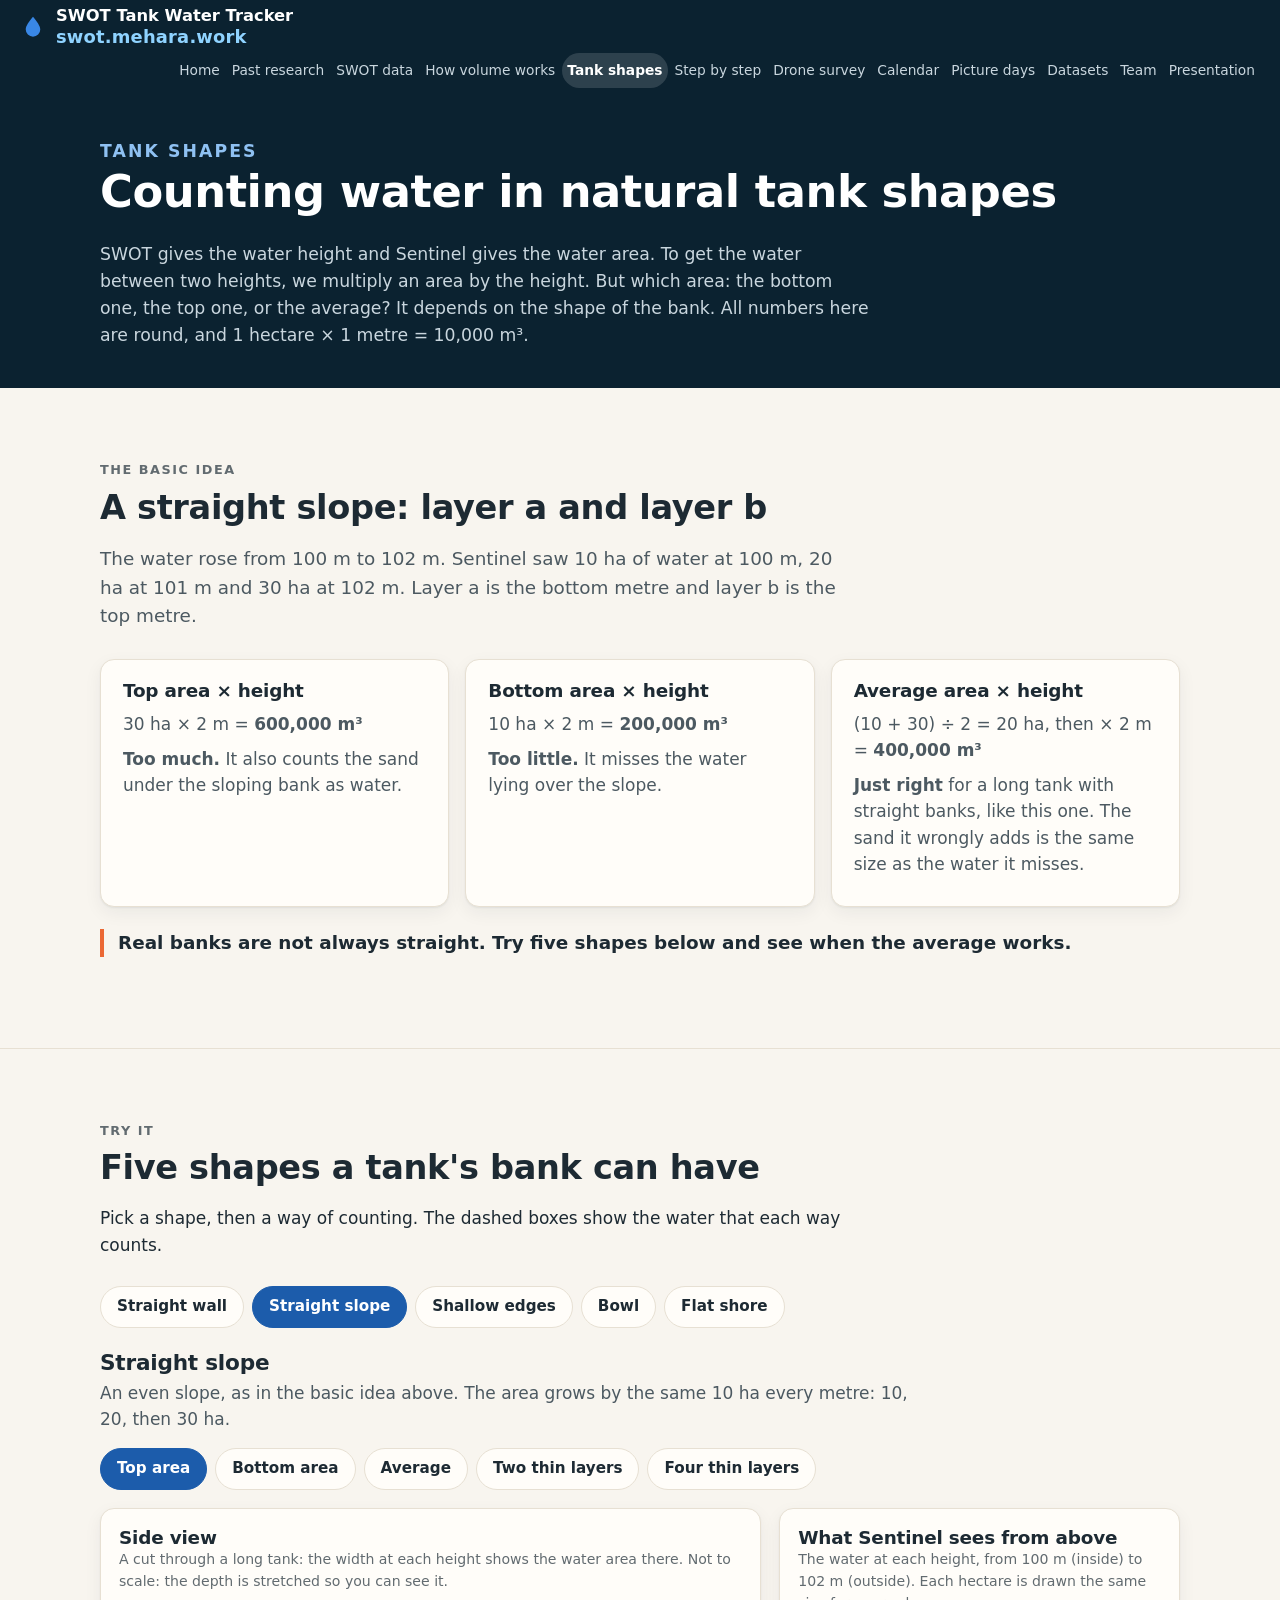
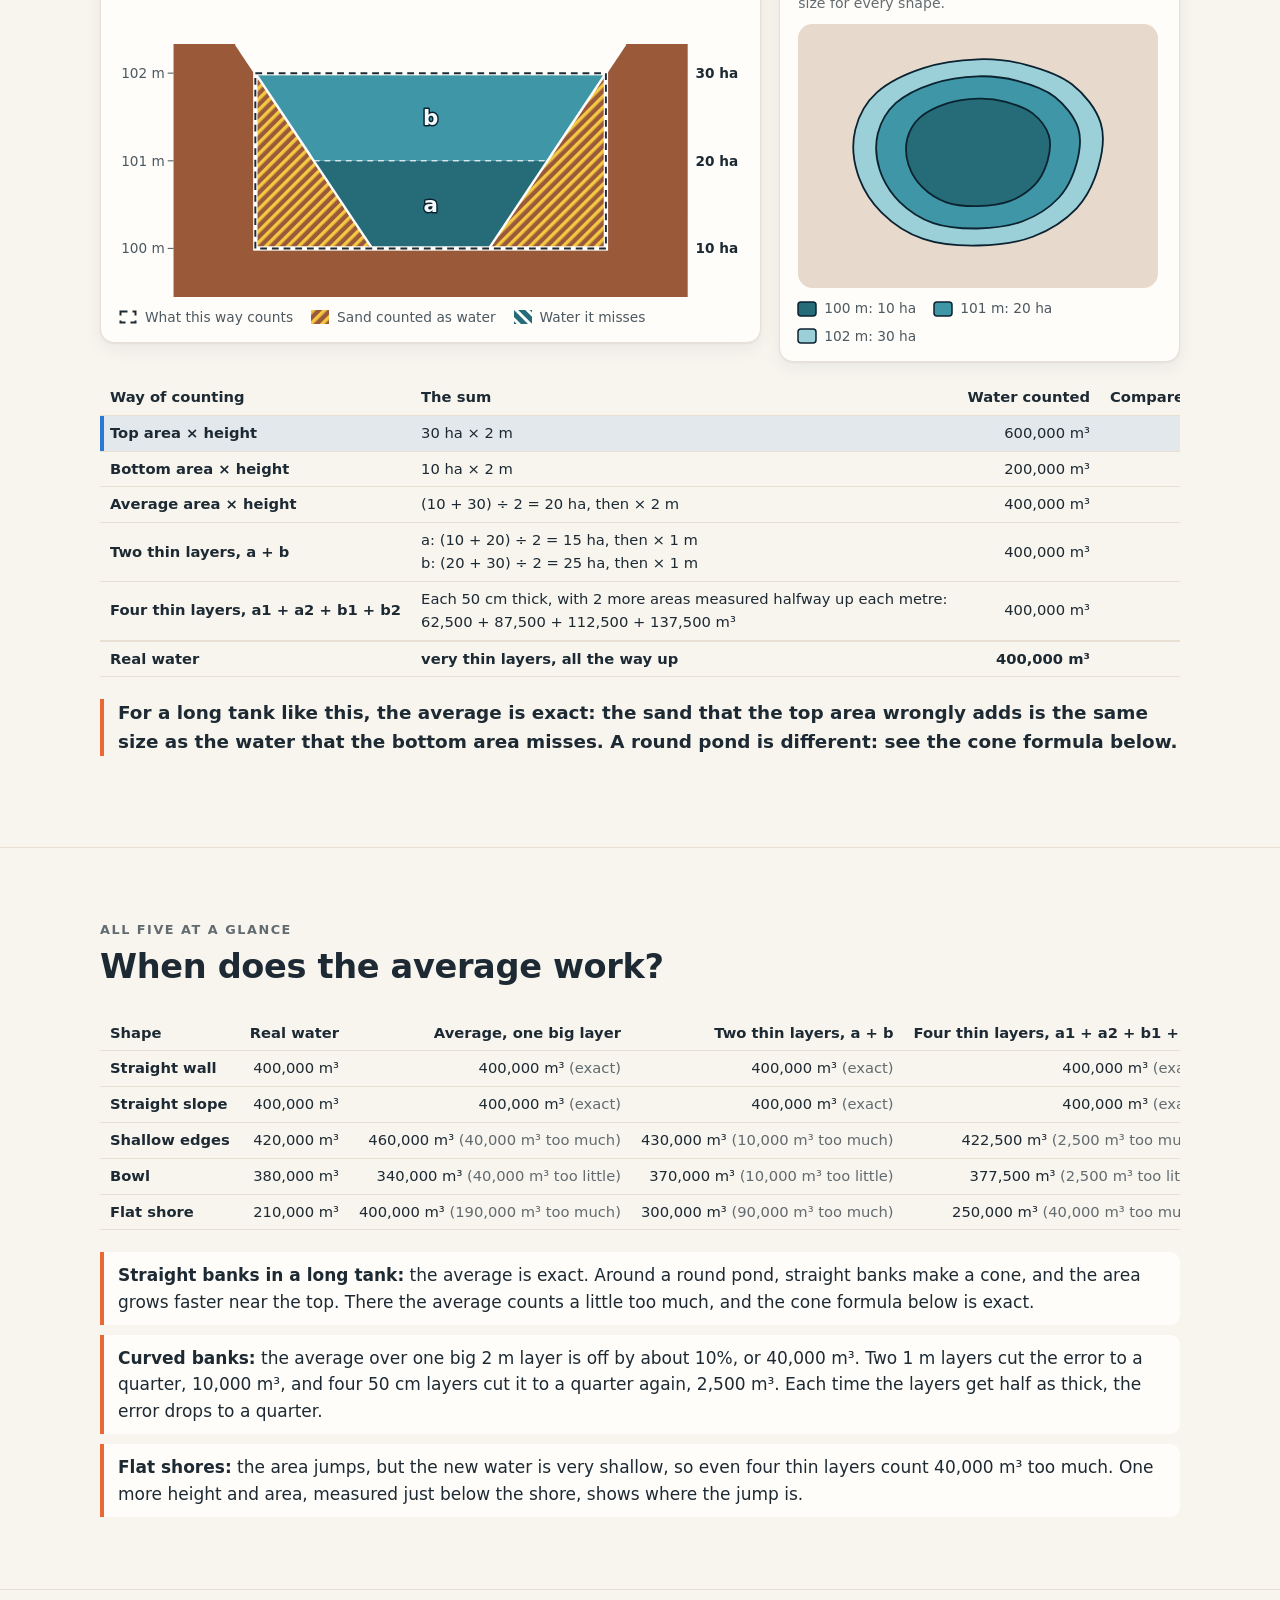
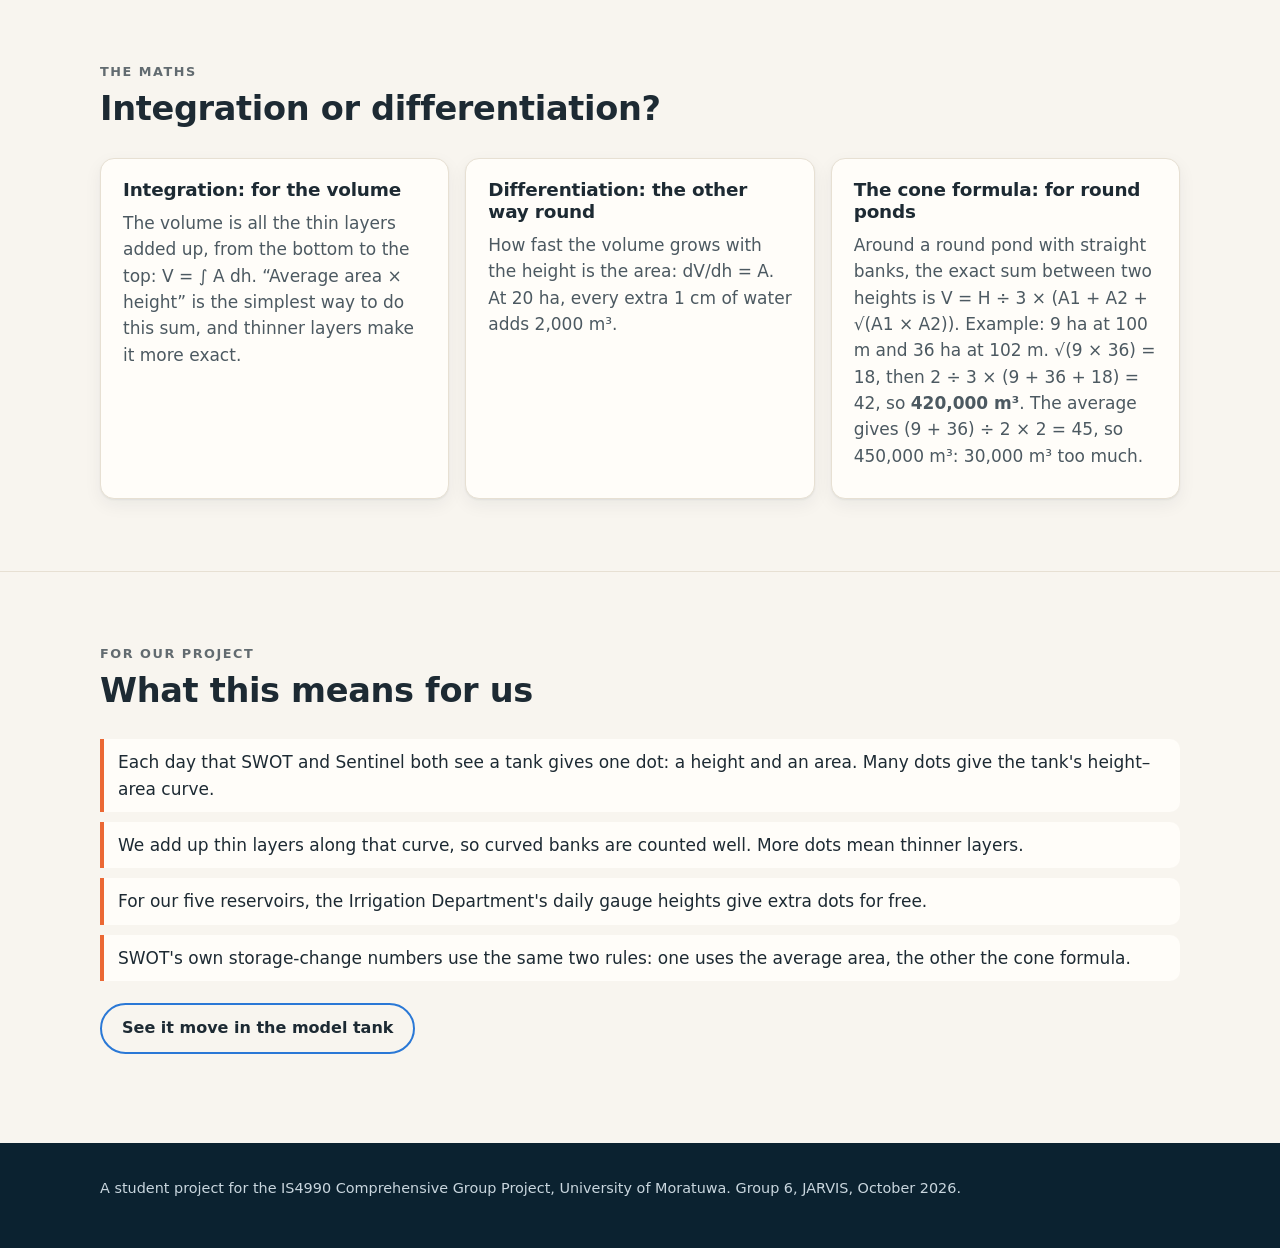
<file: site/shapes.html>
<!doctype html>
<html lang="en">
<head>
<meta charset="utf-8">
<meta name="viewport" content="width=device-width, initial-scale=1">
<title>Tank shapes · SWOT Tank Water Tracker</title>
<meta name="description" content="How the shape of a tank's bank changes the water sum, with five simple shapes and round numbers.">
<link rel="icon" href="favicon.svg" type="image/svg+xml">
<link rel="stylesheet" href="assets/site.css">
</head>
<body>
<a class="skip" href="#main">Skip to content</a>
<header class="top"><div class="wrap">
  <a class="brand" href="./"><svg viewBox="0 0 24 24" aria-hidden="true"><path fill="#3987e5" d="M12 2.5c3.7 4.7 6.7 8.3 6.7 11.7a6.7 6.7 0 0 1-13.4 0C5.3 10.8 8.3 7.2 12 2.5z"/></svg><span class="brand-text">SWOT Tank Water Tracker<span class="brand-url">swot.mehara.work</span></span></a>
  <nav class="nav" aria-label="Main">
    <a href="./">Home</a>
    <a href="research.html">Past research</a>
    <a href="data.html">SWOT data</a>
    <a href="explainer.html">How volume works</a>
    <a href="shapes.html" aria-current="page">Tank shapes</a>
    <a href="steps.html">Step by step</a>
    <a href="drone.html">Drone survey</a>
    <a href="calendar.html">Calendar</a>
    <a href="pictures.html">Picture days</a>
    <a href="datasets.html">Datasets</a>
    <a href="team.html">Team</a>
    <a href="presentation.html">Presentation</a>
  </nav>
</div></header>

<main id="main">
<div class="band"><div class="wrap">
  <p class="eyebrow" style="color:#8fc1f2">Tank shapes</p>
  <h1>Counting water in natural tank shapes</h1>
  <p>SWOT gives the water height and Sentinel gives the water area. To get the water between two heights, we multiply an area by the height. But which area: the bottom one, the top one, or the average? It depends on the shape of the bank. All numbers here are round, and 1 hectare × 1 metre = 10,000 m³.</p>
</div></div>

<section><div class="wrap">
  <div class="section-head">
    <p class="eyebrow">The basic idea</p>
    <h2>A straight slope: layer a and layer b</h2>
    <p class="lead">The water rose from 100 m to 102 m. Sentinel saw 10 ha of water at 100 m, 20 ha at 101 m and 30 ha at 102 m. Layer a is the bottom metre and layer b is the top metre.</p>
  </div>
  <div class="cards">
    <div class="card"><h3>Top area × height</h3><p class="sum-line">30 ha × 2 m = <b>600,000 m³</b></p><p><b>Too much.</b> It also counts the sand under the sloping bank as water.</p></div>
    <div class="card"><h3>Bottom area × height</h3><p class="sum-line">10 ha × 2 m = <b>200,000 m³</b></p><p><b>Too little.</b> It misses the water lying over the slope.</p></div>
    <div class="card"><h3>Average area × height</h3><p class="sum-line">(10 + 30) ÷ 2 = 20 ha, then × 2 m = <b>400,000 m³</b></p><p><b>Just right</b> for a long tank with straight banks, like this one. The sand it wrongly adds is the same size as the water it misses.</p></div>
  </div>
  <p class="callout">Real banks are not always straight. Try five shapes below and see when the average works.</p>
</div></section>

<section id="try"><div class="wrap">
  <div class="section-head">
    <p class="eyebrow">Try it</p>
    <h2>Five shapes a tank's bank can have</h2>
    <p>Pick a shape, then a way of counting. The dashed boxes show the water that each way counts.</p>
  </div>
  <div class="picker" id="shape-picker" role="tablist" aria-label="Bank shape"></div>

  <div id="shape-panel" role="tabpanel" tabindex="0">
    <h3 id="shape-name" class="shape-name"></h3>
    <p id="shape-about" class="shape-about"></p>
    <div class="presets" id="method-picker" role="group" aria-label="Way of counting"></div>
    <p id="result" class="sr" aria-live="polite"></p>

    <div class="shape-figs">
      <figure class="chart tank-fig">
        <figcaption><h3>Side view</h3><p class="small" style="margin:0">A cut through a long tank: the width at each height shows the water area there. Not to scale: the depth is stretched so you can see it.</p></figcaption>
        <div class="scrollx"><svg id="side" class="tank-side" viewBox="0 0 640 300" role="img" aria-labelledby="side-title side-desc"><title id="side-title">Side view of the tank</title><desc id="side-desc"></desc><g id="side-g"></g></svg></div>
        <ul class="key">
          <li><svg viewBox="0 0 18 14" aria-hidden="true"><rect x="1.5" y="1.5" width="15" height="11" class="t-box-halo"/><rect x="1.5" y="1.5" width="15" height="11" class="t-box"/></svg>What this way counts</li>
          <li><svg viewBox="0 0 18 14" aria-hidden="true"><rect width="18" height="14" class="t-earth"/><rect width="18" height="14" fill="url(#sand-hatch)"/></svg>Sand counted as water</li>
          <li><svg viewBox="0 0 18 14" aria-hidden="true"><rect width="18" height="14" class="t-water-a"/><rect width="18" height="14" fill="url(#miss-hatch)"/></svg>Water it misses</li>
        </ul>
      </figure>
      <figure class="chart tank-fig">
        <figcaption><h3>What Sentinel sees from above</h3><p class="small" style="margin:0">The water at each height, from 100 m (inside) to 102 m (outside). Each hectare is drawn the same size for every shape.</p></figcaption>
        <svg id="top" class="tank-top" viewBox="0 0 300 220" role="img" aria-labelledby="top-title top-desc"><title id="top-title">Top view of the water</title><desc id="top-desc"></desc><g id="top-g"></g></svg>
        <ul class="key" id="top-key"></ul>
      </figure>
    </div>

    <div class="scrollx">
      <table class="data methods">
        <caption class="sr">Each way of counting for this shape</caption>
        <thead><tr><th scope="col">Way of counting</th><th scope="col" class="sum">The sum</th><th scope="col">Water counted</th><th scope="col">Compared with the real water</th></tr></thead>
        <tbody id="method-rows"></tbody>
      </table>
    </div>
    <p class="callout" id="lesson" aria-live="polite"></p>
  </div>
</div></section>

<section><div class="wrap">
  <div class="section-head">
    <p class="eyebrow">All five at a glance</p>
    <h2>When does the average work?</h2>
  </div>
  <div class="scrollx">
    <table class="data">
      <caption class="sr">Real water and three ways of counting with layers, for every shape</caption>
      <thead><tr><th scope="col">Shape</th><th scope="col">Real water</th><th scope="col">Average, one big layer</th><th scope="col">Two thin layers, a + b</th><th scope="col">Four thin layers, a1 + a2 + b1 + b2</th></tr></thead>
      <tbody id="summary-rows"></tbody>
    </table>
  </div>
  <ul class="notes">
    <li><b>Straight banks in a long tank:</b> the average is exact. Around a round pond, straight banks make a cone, and the area grows faster near the top. There the average counts a little too much, and the cone formula below is exact.</li>
    <li><b>Curved banks:</b> the average over one big 2 m layer is off by about 10%, or 40,000 m³. Two 1 m layers cut the error to a quarter, 10,000 m³, and four 50 cm layers cut it to a quarter again, 2,500 m³. Each time the layers get half as thick, the error drops to a quarter.</li>
    <li><b>Flat shores:</b> the area jumps, but the new water is very shallow, so even four thin layers count 40,000 m³ too much. One more height and area, measured just below the shore, shows where the jump is.</li>
  </ul>
</div></section>

<section><div class="wrap">
  <div class="section-head">
    <p class="eyebrow">The maths</p>
    <h2>Integration or differentiation?</h2>
  </div>
  <div class="cards">
    <div class="card"><h3>Integration: for the volume</h3><p>The volume is all the thin layers added up, from the bottom to the top: V&nbsp;=&nbsp;∫&nbsp;A&nbsp;dh. “Average area × height” is the simplest way to do this sum, and thinner layers make it more exact.</p></div>
    <div class="card"><h3>Differentiation: the other way round</h3><p>How fast the volume grows with the height is the area: dV/dh&nbsp;=&nbsp;A. At 20 ha, every extra 1 cm of water adds 2,000 m³.</p></div>
    <div class="card"><h3>The cone formula: for round ponds</h3><p>Around a round pond with straight banks, the exact sum between two heights is V&nbsp;=&nbsp;H&nbsp;÷&nbsp;3 × (A1 + A2 + √(A1&nbsp;×&nbsp;A2)). Example: 9 ha at 100 m and 36 ha at 102 m. √(9 × 36) = 18, then 2 ÷ 3 × (9 + 36 + 18) = 42, so <b>420,000 m³</b>. The average gives (9 + 36) ÷ 2 × 2 = 45, so 450,000 m³: 30,000 m³ too much.</p></div>
  </div>
</div></section>

<section><div class="wrap">
  <div class="section-head">
    <p class="eyebrow">For our project</p>
    <h2>What this means for us</h2>
  </div>
  <ul class="notes">
    <li>Each day that SWOT and Sentinel both see a tank gives one dot: a height and an area. Many dots give the tank's height–area curve.</li>
    <li>We add up thin layers along that curve, so curved banks are counted well. More dots mean thinner layers.</li>
    <li>For our five reservoirs, the Irrigation Department's daily gauge heights give extra dots for free.</li>
    <li>SWOT's own storage-change numbers use the same two rules: one uses the average area, the other the cone formula.</li>
  </ul>
  <p style="margin-top:22px"><a class="btn line" href="explainer.html">See it move in the model tank</a></p>
</div></section>
</main>

<footer class="foot"><div class="wrap">
  <p>A student project for the IS4990 Comprehensive Group Project, University of Moratuwa. Group 6, JARVIS, October 2026.</p>
</div></footer>
<script src="assets/shapes.js"></script>
</body>
</html>
</file>
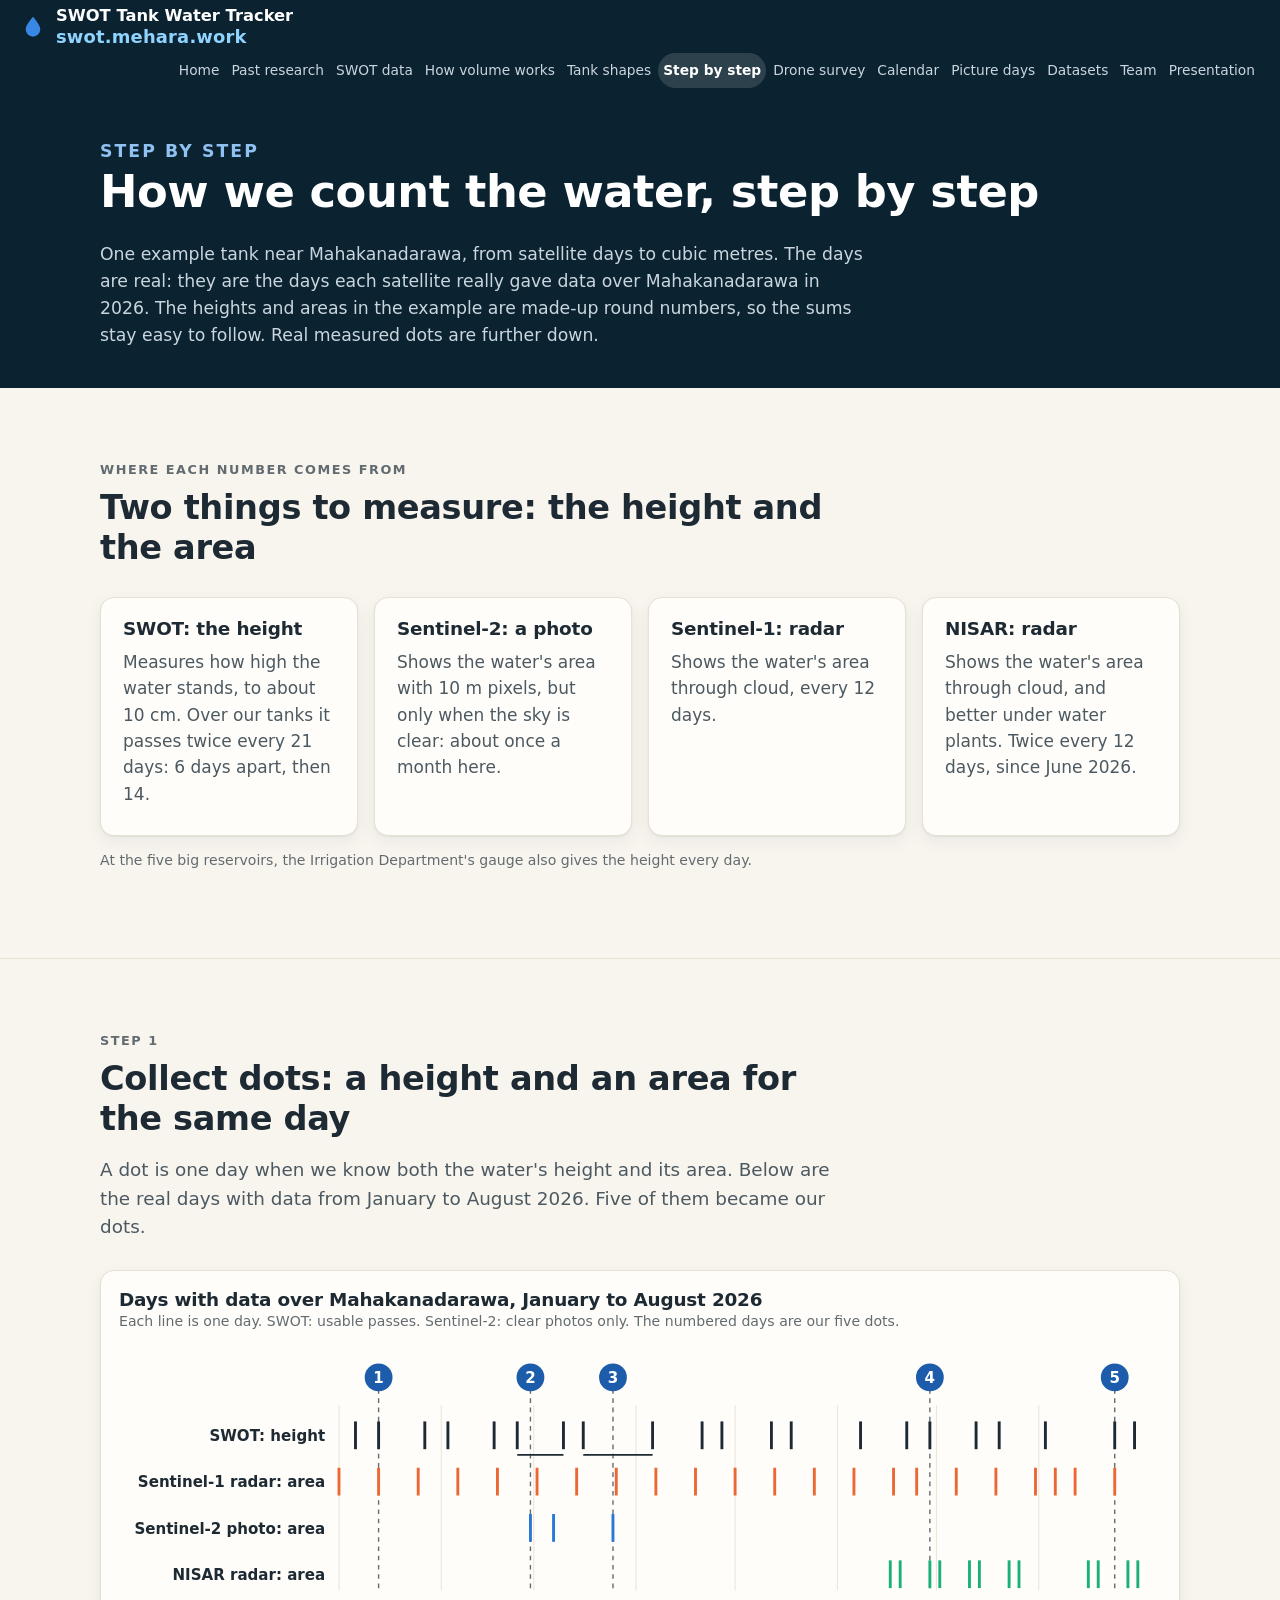
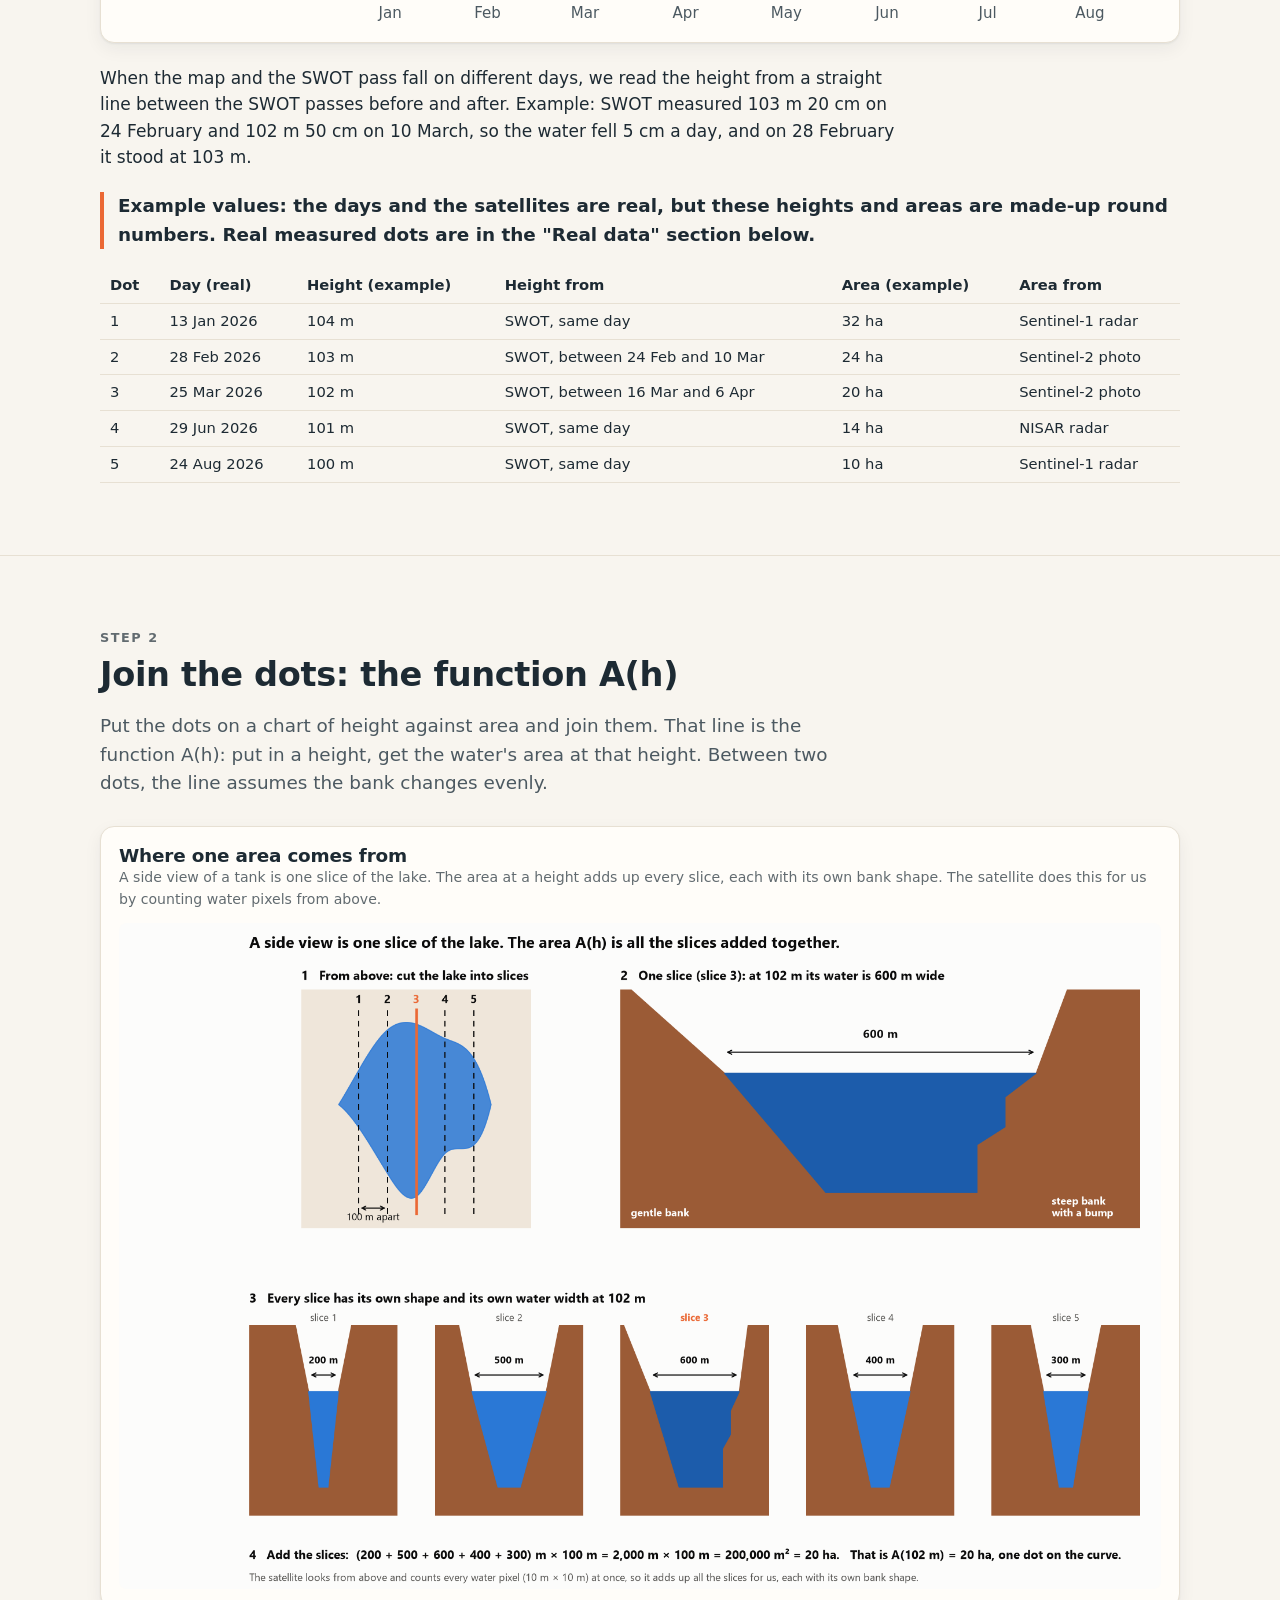
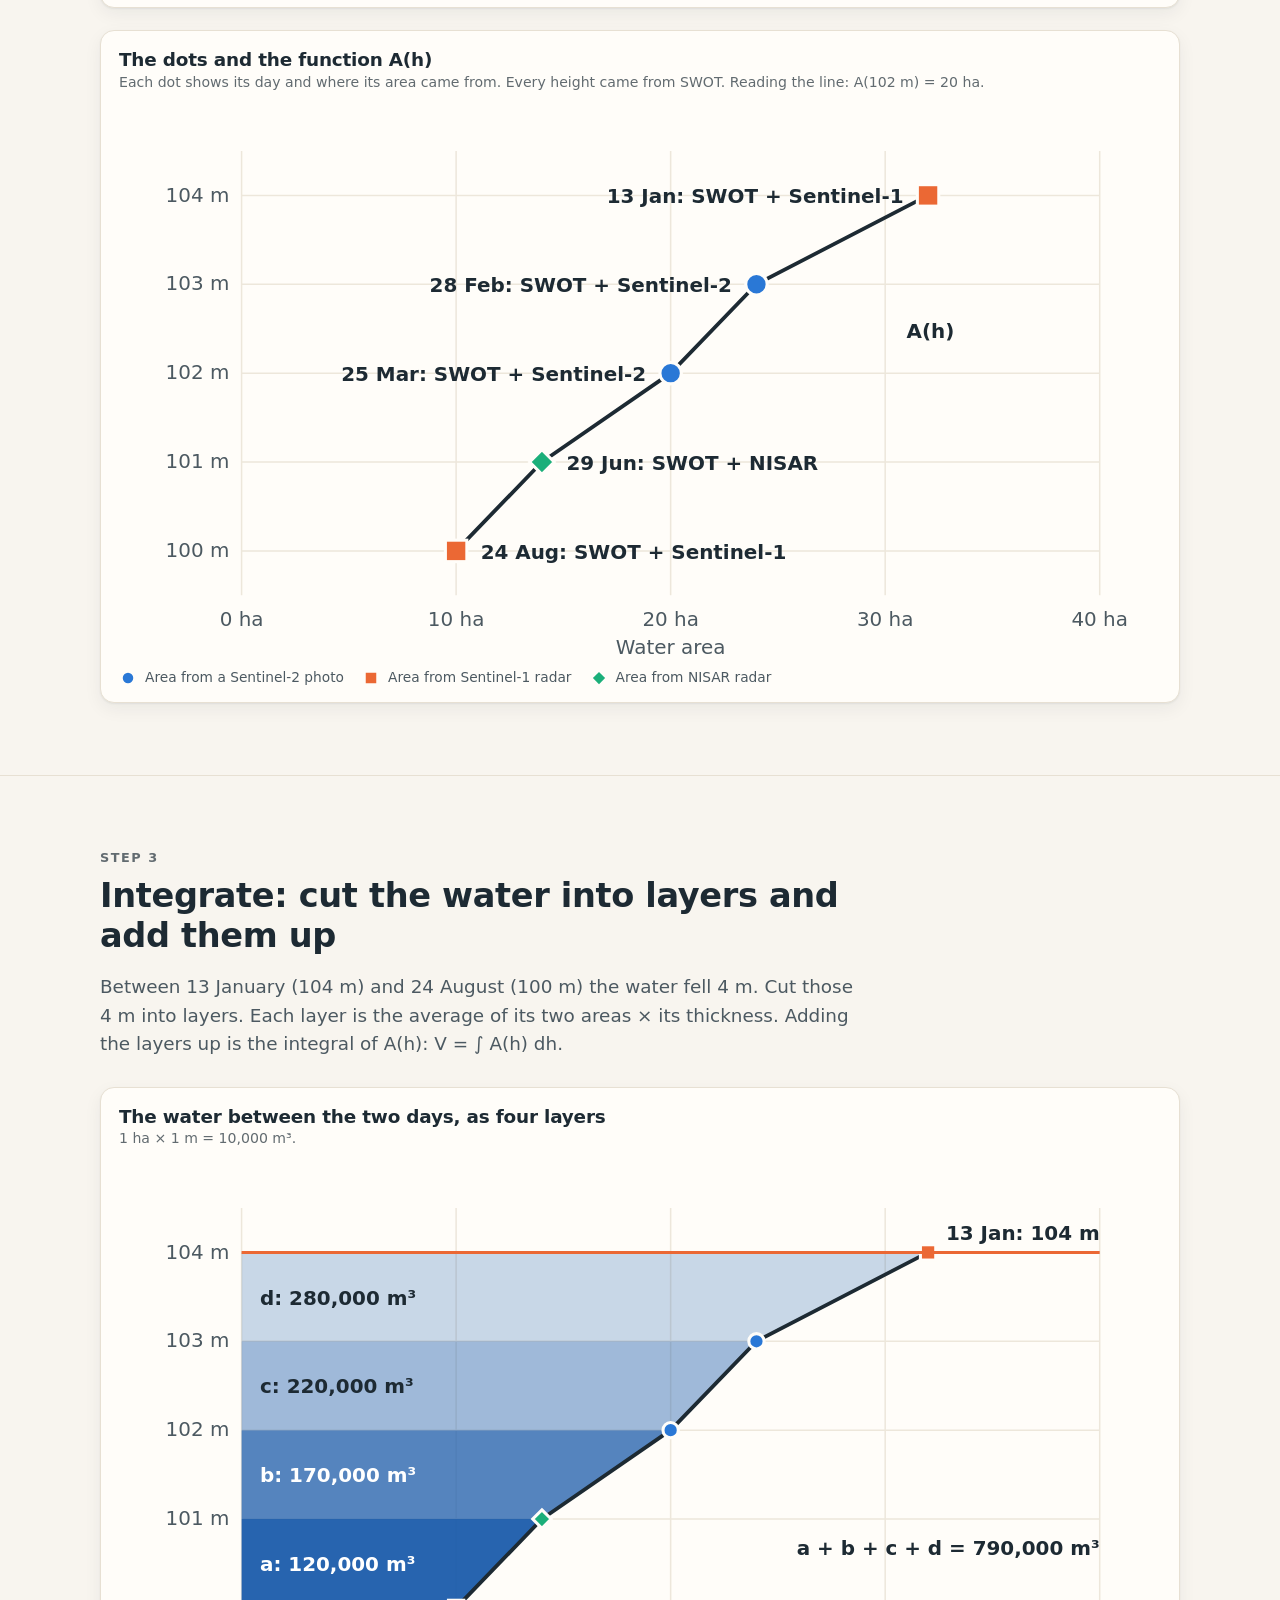
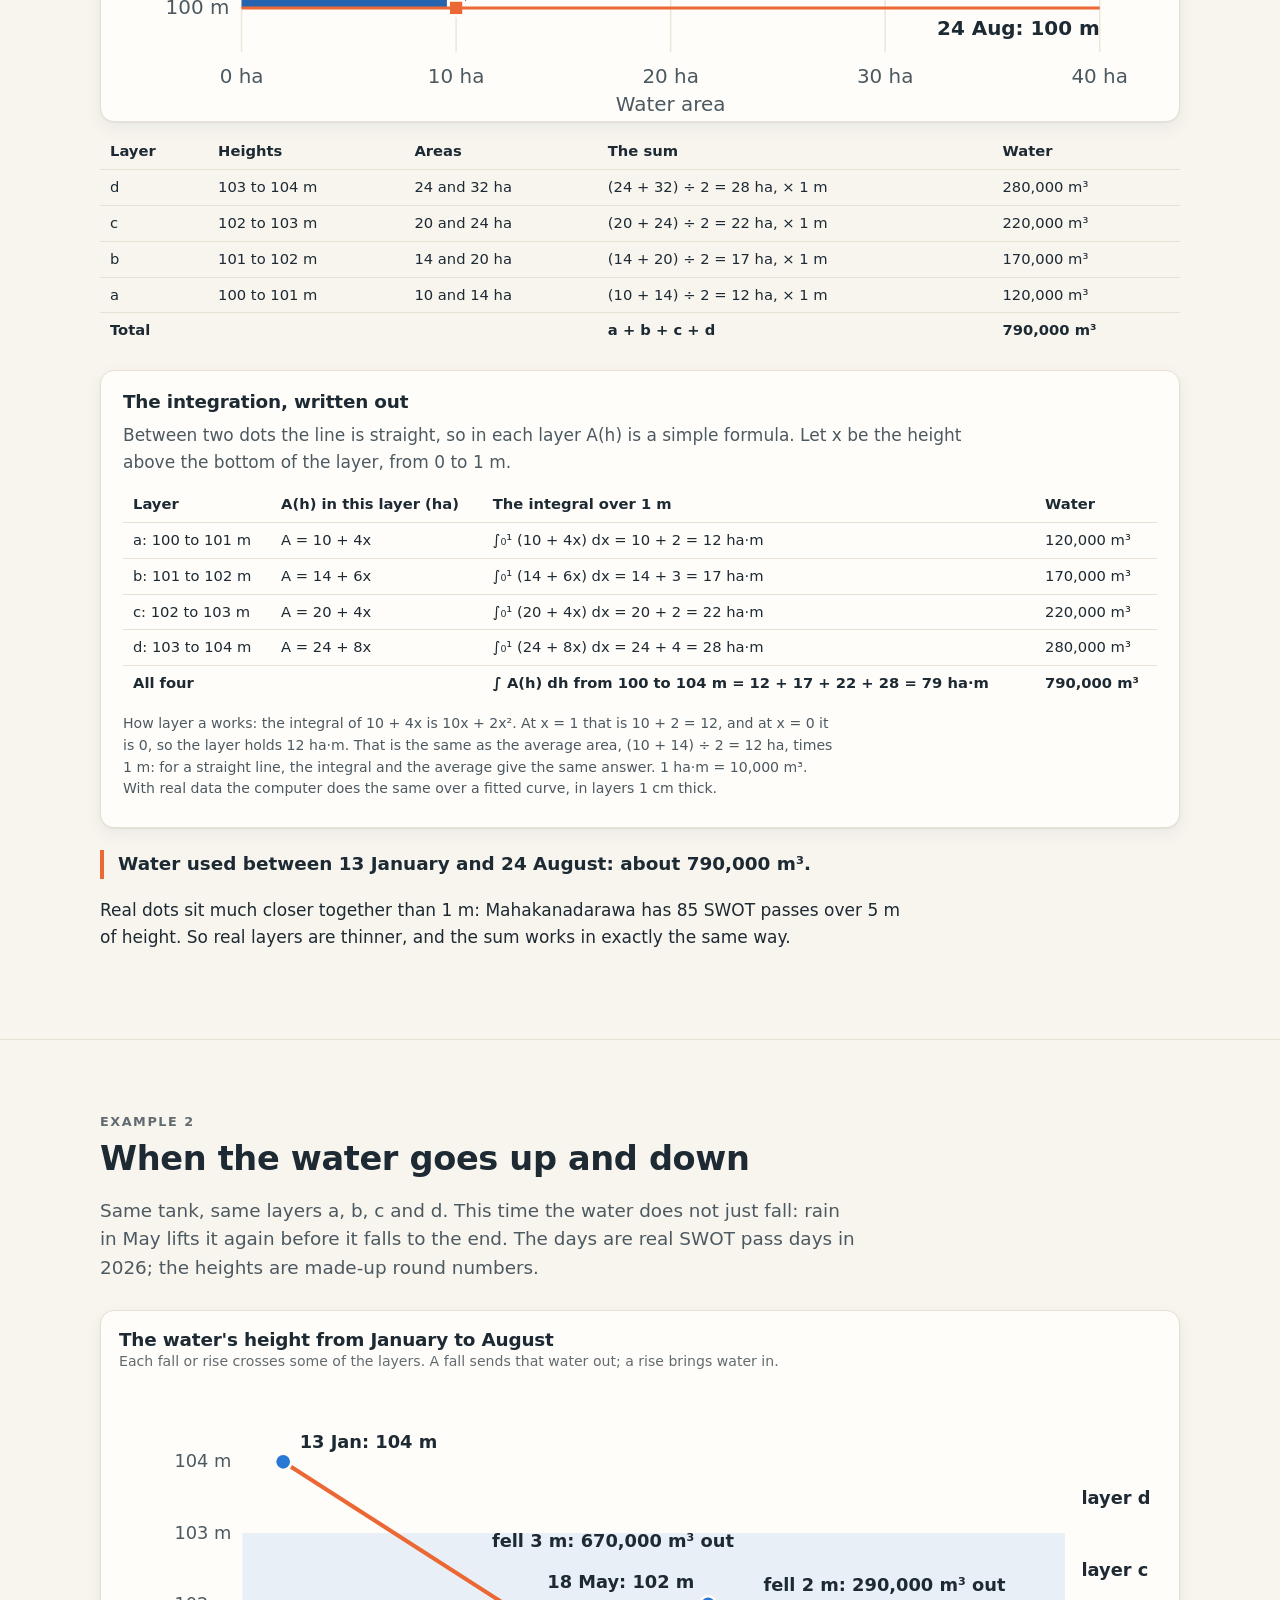
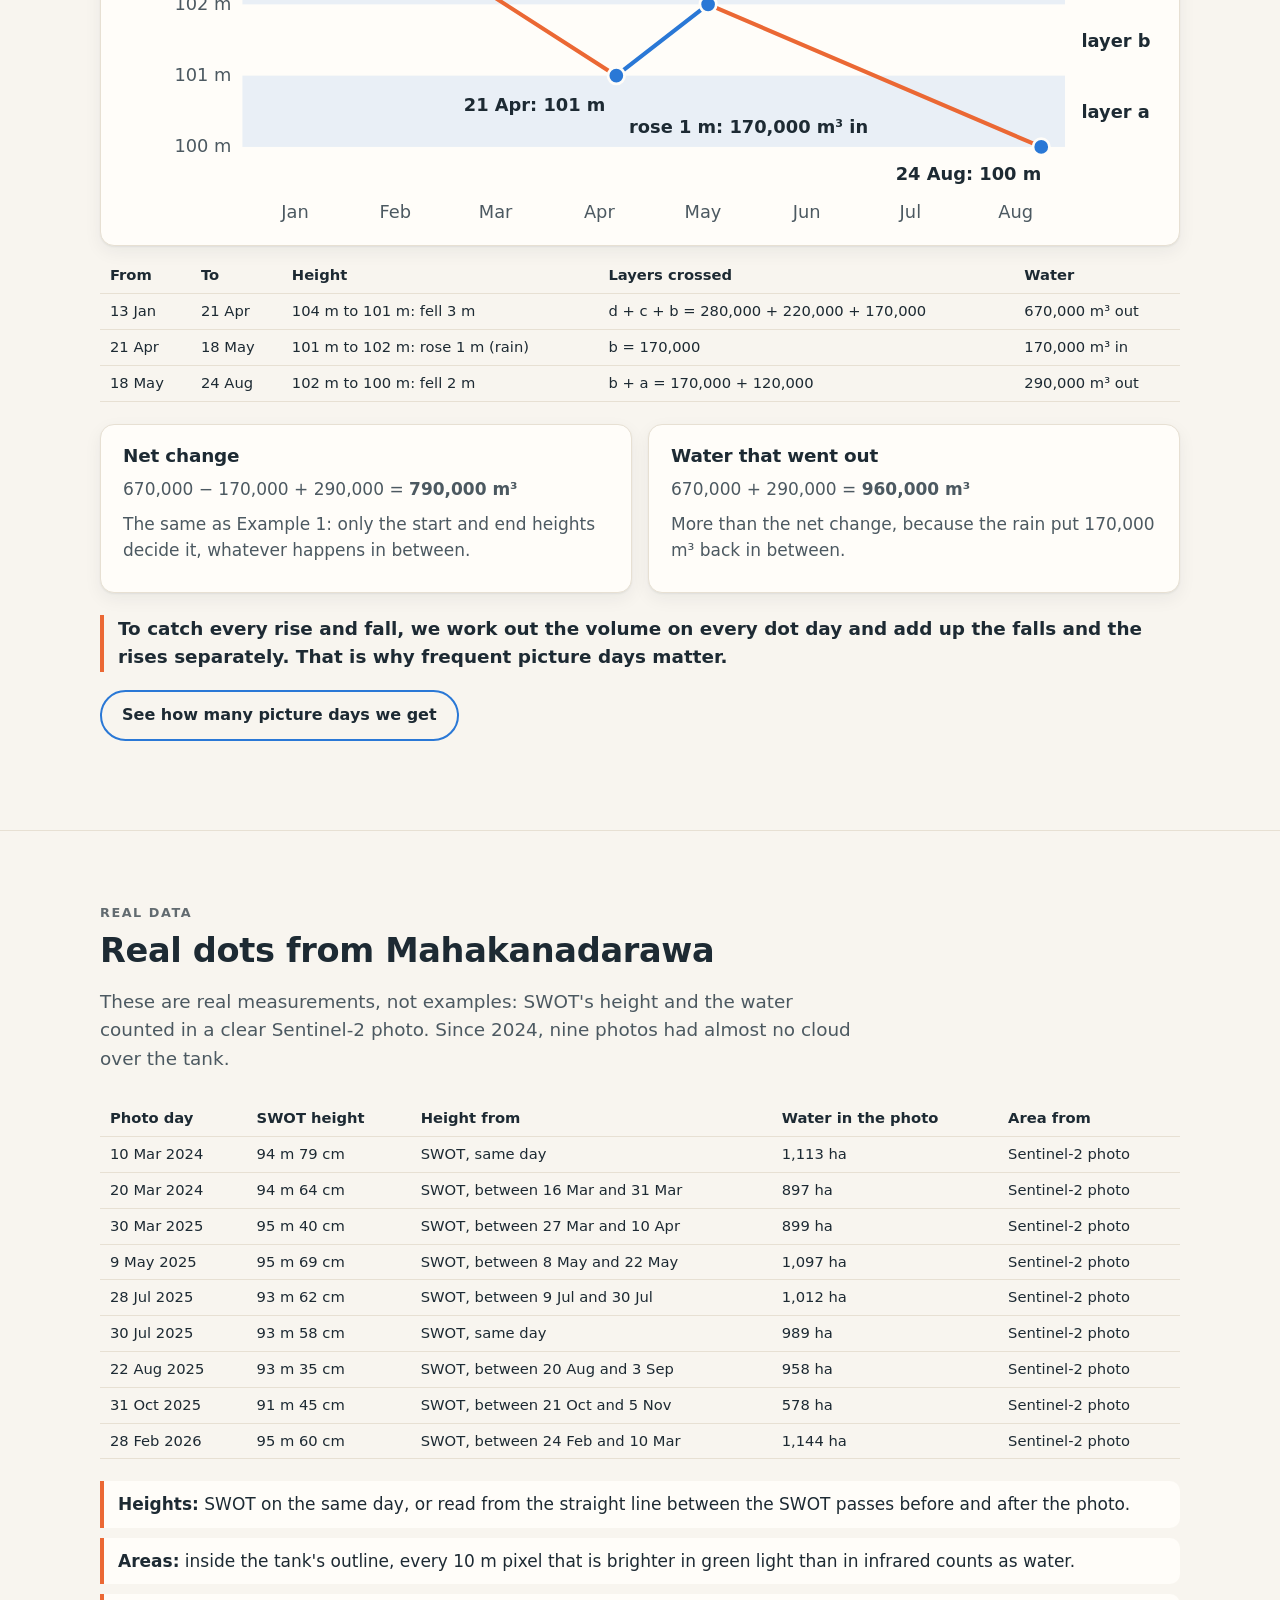
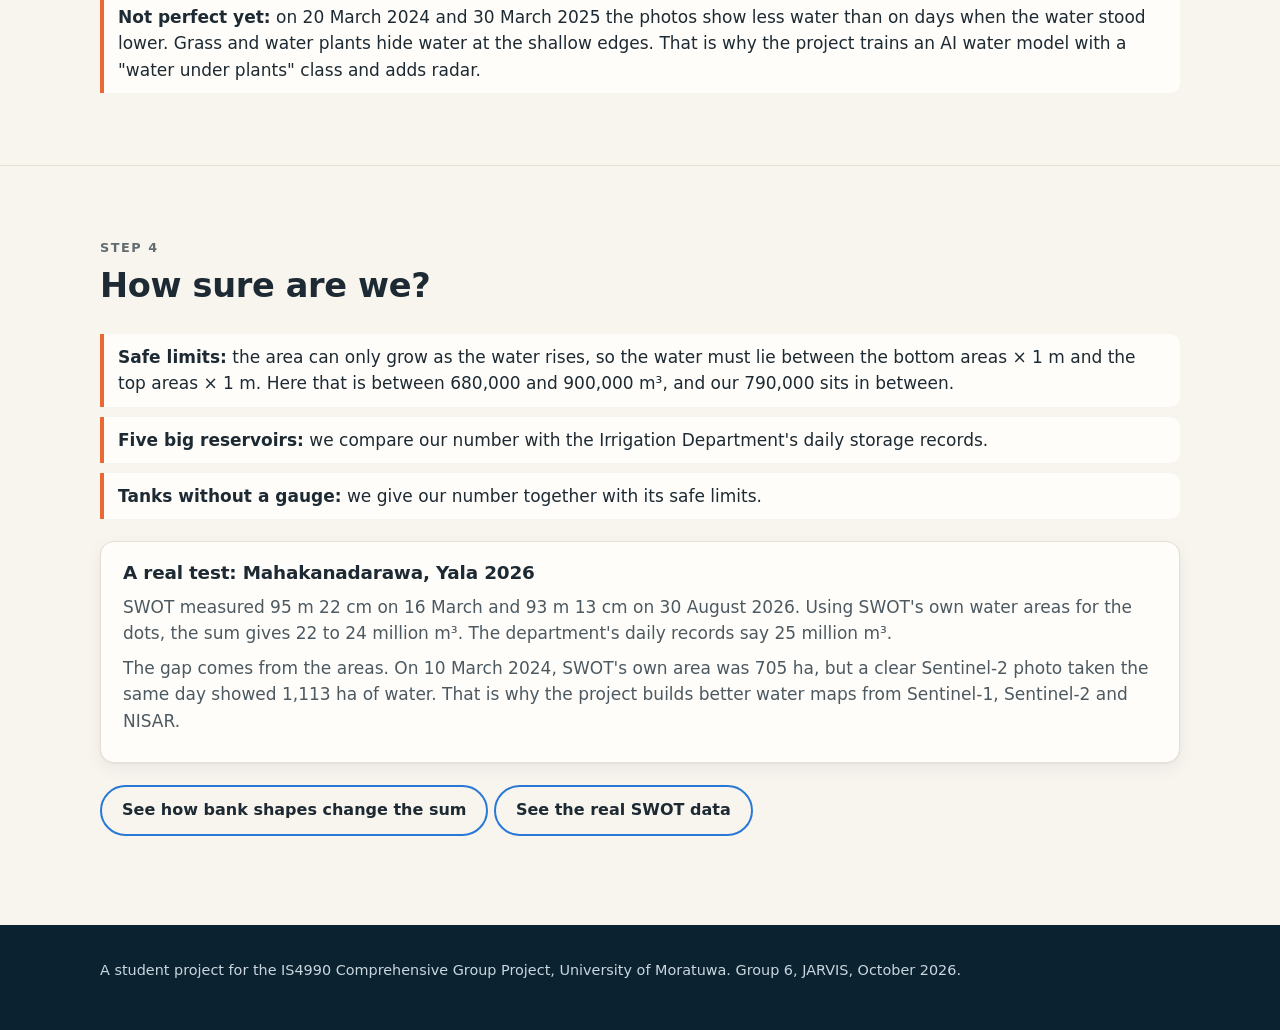
<file: site/steps.html>
<!doctype html>
<html lang="en">
<head>
<meta charset="utf-8">
<meta name="viewport" content="width=device-width, initial-scale=1">
<title>Step by step · SWOT Tank Water Tracker</title>
<meta name="description" content="One example, step by step: real satellite days, where each height and area comes from, the function A(h) and the integral that gives the water.">
<link rel="icon" href="favicon.svg" type="image/svg+xml">
<link rel="stylesheet" href="assets/site.css">
</head>
<body>
<a class="skip" href="#main">Skip to content</a>
<header class="top"><div class="wrap">
  <a class="brand" href="./"><svg viewBox="0 0 24 24" aria-hidden="true"><path fill="#3987e5" d="M12 2.5c3.7 4.7 6.7 8.3 6.7 11.7a6.7 6.7 0 0 1-13.4 0C5.3 10.8 8.3 7.2 12 2.5z"/></svg><span class="brand-text">SWOT Tank Water Tracker<span class="brand-url">swot.mehara.work</span></span></a>
  <nav class="nav" aria-label="Main">
    <a href="./">Home</a>
    <a href="research.html">Past research</a>
    <a href="data.html">SWOT data</a>
    <a href="explainer.html">How volume works</a>
    <a href="shapes.html">Tank shapes</a>
    <a href="steps.html" aria-current="page">Step by step</a>
    <a href="drone.html">Drone survey</a>
    <a href="calendar.html">Calendar</a>
    <a href="pictures.html">Picture days</a>
    <a href="datasets.html">Datasets</a>
    <a href="team.html">Team</a>
    <a href="presentation.html">Presentation</a>
  </nav>
</div></header>

<main id="main">
<div class="band"><div class="wrap">
  <p class="eyebrow" style="color:#8fc1f2">Step by step</p>
  <h1>How we count the water, step by step</h1>
  <p>One example tank near Mahakanadarawa, from satellite days to cubic metres. The days are real: they are the days each satellite really gave data over Mahakanadarawa in 2026. The heights and areas in the example are made-up round numbers, so the sums stay easy to follow. Real measured dots are further down.</p>
</div></div>

<section><div class="wrap">
  <div class="section-head">
    <p class="eyebrow">Where each number comes from</p>
    <h2>Two things to measure: the height and the area</h2>
  </div>
  <div class="cards">
    <div class="card"><h3>SWOT: the height</h3><p>Measures how high the water stands, to about 10 cm. Over our tanks it passes twice every 21 days: 6 days apart, then 14.</p></div>
    <div class="card"><h3>Sentinel-2: a photo</h3><p>Shows the water's area with 10 m pixels, but only when the sky is clear: about once a month here.</p></div>
    <div class="card"><h3>Sentinel-1: radar</h3><p>Shows the water's area through cloud, every 12 days.</p></div>
    <div class="card"><h3>NISAR: radar</h3><p>Shows the water's area through cloud, and better under water plants. Twice every 12 days, since June 2026.</p></div>
  </div>
  <p class="small" style="margin-top:14px">At the five big reservoirs, the Irrigation Department's gauge also gives the height every day.</p>
</div></section>

<section><div class="wrap">
  <div class="section-head">
    <p class="eyebrow">Step 1</p>
    <h2>Collect dots: a height and an area for the same day</h2>
    <p class="lead">A dot is one day when we know both the water's height and its area. Below are the real days with data from January to August 2026. Five of them became our dots.</p>
  </div>
  <figure class="chart">
    <figcaption><h3>Days with data over Mahakanadarawa, January to August 2026</h3><p class="small" style="margin:0">Each line is one day. SWOT: usable passes. Sentinel-2: clear photos only. The numbered days are our five dots.</p></figcaption>
    <div class="scrollx"><svg id="timeline" class="st-svg st-wide" viewBox="0 0 900 250" role="img" aria-labelledby="tl-title tl-desc"><title id="tl-title">Days with data from each satellite</title><desc id="tl-desc">SWOT passed about twice every 21 days, Sentinel-1 every 12 days, Sentinel-2 had only three clear photos, and NISAR began in mid-June. Our dots are on 13 January, 28 February, 25 March, 29 June and 24 August.</desc></svg></div>
  </figure>
  <p style="margin-top:22px;max-width:75ch">When the map and the SWOT pass fall on different days, we read the height from a straight line between the SWOT passes before and after. Example: SWOT measured 103 m 20 cm on 24 February and 102 m 50 cm on 10 March, so the water fell 5 cm a day, and on 28 February it stood at 103 m.</p>
  <p class="callout st-example">Example values: the days and the satellites are real, but these heights and areas are made-up round numbers. Real measured dots are in the "Real data" section below.</p>
  <div class="scrollx">
    <table class="data st-table">
      <caption class="sr">Our five example dots: made-up heights and areas on real satellite days</caption>
      <thead><tr><th scope="col">Dot</th><th scope="col">Day (real)</th><th scope="col">Height (example)</th><th scope="col">Height from</th><th scope="col">Area (example)</th><th scope="col">Area from</th></tr></thead>
      <tbody id="dot-rows">
        <tr><td>1</td><td>13 Jan 2026</td><td>104 m</td><td>SWOT, same day</td><td>32 ha</td><td>Sentinel-1 radar</td></tr>
        <tr><td>2</td><td>28 Feb 2026</td><td>103 m</td><td>SWOT, between 24 Feb and 10 Mar</td><td>24 ha</td><td>Sentinel-2 photo</td></tr>
        <tr><td>3</td><td>25 Mar 2026</td><td>102 m</td><td>SWOT, between 16 Mar and 6 Apr</td><td>20 ha</td><td>Sentinel-2 photo</td></tr>
        <tr><td>4</td><td>29 Jun 2026</td><td>101 m</td><td>SWOT, same day</td><td>14 ha</td><td>NISAR radar</td></tr>
        <tr><td>5</td><td>24 Aug 2026</td><td>100 m</td><td>SWOT, same day</td><td>10 ha</td><td>Sentinel-1 radar</td></tr>
      </tbody>
    </table>
  </div>
</div></section>

<section><div class="wrap">
  <div class="section-head">
    <p class="eyebrow">Step 2</p>
    <h2>Join the dots: the function A(h)</h2>
    <p class="lead">Put the dots on a chart of height against area and join them. That line is the function A(h): put in a height, get the water's area at that height. Between two dots, the line assumes the bank changes evenly.</p>
  </div>
  <figure class="chart">
    <figcaption><h3>Where one area comes from</h3><p class="small" style="margin:0">A side view of a tank is one slice of the lake. The area at a height adds up every slice, each with its own bank shape. The satellite does this for us by counting water pixels from above.</p></figcaption>
    <img src="assets/img/slices-to-area.png" width="1800" height="1152" loading="lazy" class="st-img" alt="Five slices across a lake, 100 m apart, each with its own bank shape. At 102 m their water is 200, 500, 600, 400 and 300 m wide. Added up and multiplied by 100 m, that is 200,000 square metres, or 20 ha: the area at 102 m.">
  </figure>
  <figure class="chart">
    <figcaption><h3>The dots and the function A(h)</h3><p class="small" style="margin:0">Each dot shows its day and where its area came from. Every height came from SWOT. Reading the line: A(102 m) = 20 ha.</p></figcaption>
    <div class="scrollx"><svg id="curve" class="st-svg" viewBox="0 0 680 360" role="img" aria-labelledby="cv-title cv-desc"><title id="cv-title">Water area against water height</title><desc id="cv-desc">Five dots joined by a line: 10 ha at 100 m, 14 ha at 101 m, 20 ha at 102 m, 24 ha at 103 m and 32 ha at 104 m.</desc></svg></div>
    <ul class="key">
      <li><svg viewBox="0 0 16 16" aria-hidden="true"><circle cx="8" cy="8" r="6" class="st-s2"/></svg>Area from a Sentinel-2 photo</li>
      <li><svg viewBox="0 0 16 16" aria-hidden="true"><rect x="2" y="2" width="12" height="12" class="st-s1"/></svg>Area from Sentinel-1 radar</li>
      <li><svg viewBox="0 0 16 16" aria-hidden="true"><path d="M8 1 L15 8 L8 15 L1 8 Z" class="st-ni"/></svg>Area from NISAR radar</li>
    </ul>
  </figure>
</div></section>

<section><div class="wrap">
  <div class="section-head">
    <p class="eyebrow">Step 3</p>
    <h2>Integrate: cut the water into layers and add them up</h2>
    <p class="lead">Between 13 January (104 m) and 24 August (100 m) the water fell 4 m. Cut those 4 m into layers. Each layer is the average of its two areas × its thickness. Adding the layers up is the integral of A(h): V = ∫ A(h) dh.</p>
  </div>
  <figure class="chart">
    <figcaption><h3>The water between the two days, as four layers</h3><p class="small" style="margin:0">1 ha × 1 m = 10,000 m³.</p></figcaption>
    <div class="scrollx"><svg id="layers" class="st-svg" viewBox="0 0 680 360" role="img" aria-labelledby="ly-title ly-desc"><title id="ly-title">Four layers under the function A(h)</title><desc id="ly-desc">Layer a 120,000 m³, layer b 170,000 m³, layer c 220,000 m³ and layer d 280,000 m³: 790,000 m³ in all.</desc></svg></div>
  </figure>
  <div class="scrollx">
    <table class="data st-table">
      <caption class="sr">The four layers and their sums</caption>
      <thead><tr><th scope="col">Layer</th><th scope="col">Heights</th><th scope="col">Areas</th><th scope="col">The sum</th><th scope="col">Water</th></tr></thead>
      <tbody id="layer-rows">
        <tr><td>d</td><td>103 to 104 m</td><td>24 and 32 ha</td><td>(24 + 32) ÷ 2 = 28 ha, × 1 m</td><td>280,000 m³</td></tr>
        <tr><td>c</td><td>102 to 103 m</td><td>20 and 24 ha</td><td>(20 + 24) ÷ 2 = 22 ha, × 1 m</td><td>220,000 m³</td></tr>
        <tr><td>b</td><td>101 to 102 m</td><td>14 and 20 ha</td><td>(14 + 20) ÷ 2 = 17 ha, × 1 m</td><td>170,000 m³</td></tr>
        <tr><td>a</td><td>100 to 101 m</td><td>10 and 14 ha</td><td>(10 + 14) ÷ 2 = 12 ha, × 1 m</td><td>120,000 m³</td></tr>
        <tr class="st-total"><th scope="row">Total</th><td></td><td></td><td>a + b + c + d</td><td>790,000 m³</td></tr>
      </tbody>
    </table>
  </div>
  <div class="card st-math">
    <h3>The integration, written out</h3>
    <p>Between two dots the line is straight, so in each layer A(h) is a simple formula. Let x be the height above the bottom of the layer, from 0 to 1 m.</p>
    <div class="scrollx">
      <table class="data st-table">
        <caption class="sr">Each layer's formula and its integral</caption>
        <thead><tr><th scope="col">Layer</th><th scope="col">A(h) in this layer (ha)</th><th scope="col">The integral over 1 m</th><th scope="col">Water</th></tr></thead>
        <tbody id="integral-rows">
          <tr><td>a: 100 to 101 m</td><td>A = 10 + 4x</td><td>∫₀¹ (10 + 4x) dx = 10 + 2 = 12 ha·m</td><td>120,000 m³</td></tr>
          <tr><td>b: 101 to 102 m</td><td>A = 14 + 6x</td><td>∫₀¹ (14 + 6x) dx = 14 + 3 = 17 ha·m</td><td>170,000 m³</td></tr>
          <tr><td>c: 102 to 103 m</td><td>A = 20 + 4x</td><td>∫₀¹ (20 + 4x) dx = 20 + 2 = 22 ha·m</td><td>220,000 m³</td></tr>
          <tr><td>d: 103 to 104 m</td><td>A = 24 + 8x</td><td>∫₀¹ (24 + 8x) dx = 24 + 4 = 28 ha·m</td><td>280,000 m³</td></tr>
          <tr class="st-total"><th scope="row">All four</th><td></td><td>∫ A(h) dh from 100 to 104 m = 12 + 17 + 22 + 28 = 79 ha·m</td><td>790,000 m³</td></tr>
        </tbody>
      </table>
    </div>
    <p class="small" style="margin-top:12px">How layer a works: the integral of 10 + 4x is 10x + 2x². At x = 1 that is 10 + 2 = 12, and at x = 0 it is 0, so the layer holds 12 ha·m. That is the same as the average area, (10 + 14) ÷ 2 = 12 ha, times 1 m: for a straight line, the integral and the average give the same answer. 1 ha·m = 10,000 m³. With real data the computer does the same over a fitted curve, in layers 1 cm thick.</p>
  </div>
  <p class="callout">Water used between 13 January and 24 August: about 790,000 m³.</p>
  <p style="margin-top:18px;max-width:75ch">Real dots sit much closer together than 1 m: Mahakanadarawa has 85 SWOT passes over 5 m of height. So real layers are thinner, and the sum works in exactly the same way.</p>
</div></section>

<section><div class="wrap">
  <div class="section-head">
    <p class="eyebrow">Example 2</p>
    <h2>When the water goes up and down</h2>
    <p class="lead">Same tank, same layers a, b, c and d. This time the water does not just fall: rain in May lifts it again before it falls to the end. The days are real SWOT pass days in 2026; the heights are made-up round numbers.</p>
  </div>
  <figure class="chart">
    <figcaption><h3>The water's height from January to August</h3><p class="small" style="margin:0">Each fall or rise crosses some of the layers. A fall sends that water out; a rise brings water in.</p></figcaption>
    <div class="scrollx"><svg id="updown" class="st-svg" viewBox="0 0 760 330" role="img" aria-labelledby="ud-title ud-desc"><title id="ud-title">Water height going down, up and down again</title><desc id="ud-desc">104 m on 13 January, 101 m on 21 April, 102 m on 18 May after rain, and 100 m on 24 August.</desc></svg></div>
  </figure>
  <div class="scrollx">
    <table class="data st-table">
      <caption class="sr">Each fall and rise and the layers it crosses</caption>
      <thead><tr><th scope="col">From</th><th scope="col">To</th><th scope="col">Height</th><th scope="col">Layers crossed</th><th scope="col">Water</th></tr></thead>
      <tbody id="updown-rows">
        <tr><td>13 Jan</td><td>21 Apr</td><td>104 m to 101 m: fell 3 m</td><td>d + c + b = 280,000 + 220,000 + 170,000</td><td>670,000 m³ out</td></tr>
        <tr><td>21 Apr</td><td>18 May</td><td>101 m to 102 m: rose 1 m (rain)</td><td>b = 170,000</td><td>170,000 m³ in</td></tr>
        <tr><td>18 May</td><td>24 Aug</td><td>102 m to 100 m: fell 2 m</td><td>b + a = 170,000 + 120,000</td><td>290,000 m³ out</td></tr>
      </tbody>
    </table>
  </div>
  <div class="cards" style="margin-top:22px">
    <div class="card"><h3>Net change</h3><p class="sum-line">670,000 − 170,000 + 290,000 = <b>790,000 m³</b></p><p>The same as Example 1: only the start and end heights decide it, whatever happens in between.</p></div>
    <div class="card"><h3>Water that went out</h3><p class="sum-line">670,000 + 290,000 = <b>960,000 m³</b></p><p>More than the net change, because the rain put 170,000 m³ back in between.</p></div>
  </div>
  <p class="callout">To catch every rise and fall, we work out the volume on every dot day and add up the falls and the rises separately. That is why frequent picture days matter.</p>
  <p style="margin-top:14px"><a class="btn line" href="pictures.html">See how many picture days we get</a></p>
</div></section>

<section><div class="wrap">
  <div class="section-head">
    <p class="eyebrow">Real data</p>
    <h2>Real dots from Mahakanadarawa</h2>
    <p class="lead">These are real measurements, not examples: SWOT's height and the water counted in a clear Sentinel-2 photo. Since 2024, nine photos had almost no cloud over the tank.</p>
  </div>
  <div class="scrollx">
    <table class="data st-table">
      <caption class="sr">Real dots: SWOT heights and the water area in clear Sentinel-2 photos at Mahakanadarawa</caption>
      <thead><tr><th scope="col">Photo day</th><th scope="col">SWOT height</th><th scope="col">Height from</th><th scope="col">Water in the photo</th><th scope="col">Area from</th></tr></thead>
      <tbody id="real-rows">
        <tr><td>10 Mar 2024</td><td>94 m 79 cm</td><td>SWOT, same day</td><td>1,113 ha</td><td>Sentinel-2 photo</td></tr>
        <tr><td>20 Mar 2024</td><td>94 m 64 cm</td><td>SWOT, between 16 Mar and 31 Mar</td><td>897 ha</td><td>Sentinel-2 photo</td></tr>
        <tr><td>30 Mar 2025</td><td>95 m 40 cm</td><td>SWOT, between 27 Mar and 10 Apr</td><td>899 ha</td><td>Sentinel-2 photo</td></tr>
        <tr><td>9 May 2025</td><td>95 m 69 cm</td><td>SWOT, between 8 May and 22 May</td><td>1,097 ha</td><td>Sentinel-2 photo</td></tr>
        <tr><td>28 Jul 2025</td><td>93 m 62 cm</td><td>SWOT, between 9 Jul and 30 Jul</td><td>1,012 ha</td><td>Sentinel-2 photo</td></tr>
        <tr><td>30 Jul 2025</td><td>93 m 58 cm</td><td>SWOT, same day</td><td>989 ha</td><td>Sentinel-2 photo</td></tr>
        <tr><td>22 Aug 2025</td><td>93 m 35 cm</td><td>SWOT, between 20 Aug and 3 Sep</td><td>958 ha</td><td>Sentinel-2 photo</td></tr>
        <tr><td>31 Oct 2025</td><td>91 m 45 cm</td><td>SWOT, between 21 Oct and 5 Nov</td><td>578 ha</td><td>Sentinel-2 photo</td></tr>
        <tr><td>28 Feb 2026</td><td>95 m 60 cm</td><td>SWOT, between 24 Feb and 10 Mar</td><td>1,144 ha</td><td>Sentinel-2 photo</td></tr>
      </tbody>
    </table>
  </div>
  <ul class="notes">
    <li><b>Heights:</b> SWOT on the same day, or read from the straight line between the SWOT passes before and after the photo.</li>
    <li><b>Areas:</b> inside the tank's outline, every 10 m pixel that is brighter in green light than in infrared counts as water.</li>
    <li><b>Not perfect yet:</b> on 20 March 2024 and 30 March 2025 the photos show less water than on days when the water stood lower. Grass and water plants hide water at the shallow edges. That is why the project trains an AI water model with a "water under plants" class and adds radar.</li>
  </ul>
</div></section>

<section><div class="wrap">
  <div class="section-head">
    <p class="eyebrow">Step 4</p>
    <h2>How sure are we?</h2>
  </div>
  <ul class="notes">
    <li><b>Safe limits:</b> the area can only grow as the water rises, so the water must lie between the bottom areas × 1 m and the top areas × 1 m. Here that is between 680,000 and 900,000 m³, and our 790,000 sits in between.</li>
    <li><b>Five big reservoirs:</b> we compare our number with the Irrigation Department's daily storage records.</li>
    <li><b>Tanks without a gauge:</b> we give our number together with its safe limits.</li>
  </ul>
  <div class="card st-real">
    <h3>A real test: Mahakanadarawa, Yala 2026</h3>
    <p>SWOT measured 95 m 22 cm on 16 March and 93 m 13 cm on 30 August 2026. Using SWOT's own water areas for the dots, the sum gives 22 to 24 million m³. The department's daily records say 25 million m³.</p>
    <p>The gap comes from the areas. On 10 March 2024, SWOT's own area was 705 ha, but a clear Sentinel-2 photo taken the same day showed 1,113 ha of water. That is why the project builds better water maps from Sentinel-1, Sentinel-2 and NISAR.</p>
  </div>
  <p style="margin-top:22px"><a class="btn line" href="shapes.html">See how bank shapes change the sum</a> <a class="btn line" href="data.html">See the real SWOT data</a></p>
</div></section>
</main>

<footer class="foot"><div class="wrap">
  <p>A student project for the IS4990 Comprehensive Group Project, University of Moratuwa. Group 6, JARVIS, October 2026.</p>
</div></footer>
<script src="assets/steps.js"></script>
</body>
</html>
</file>
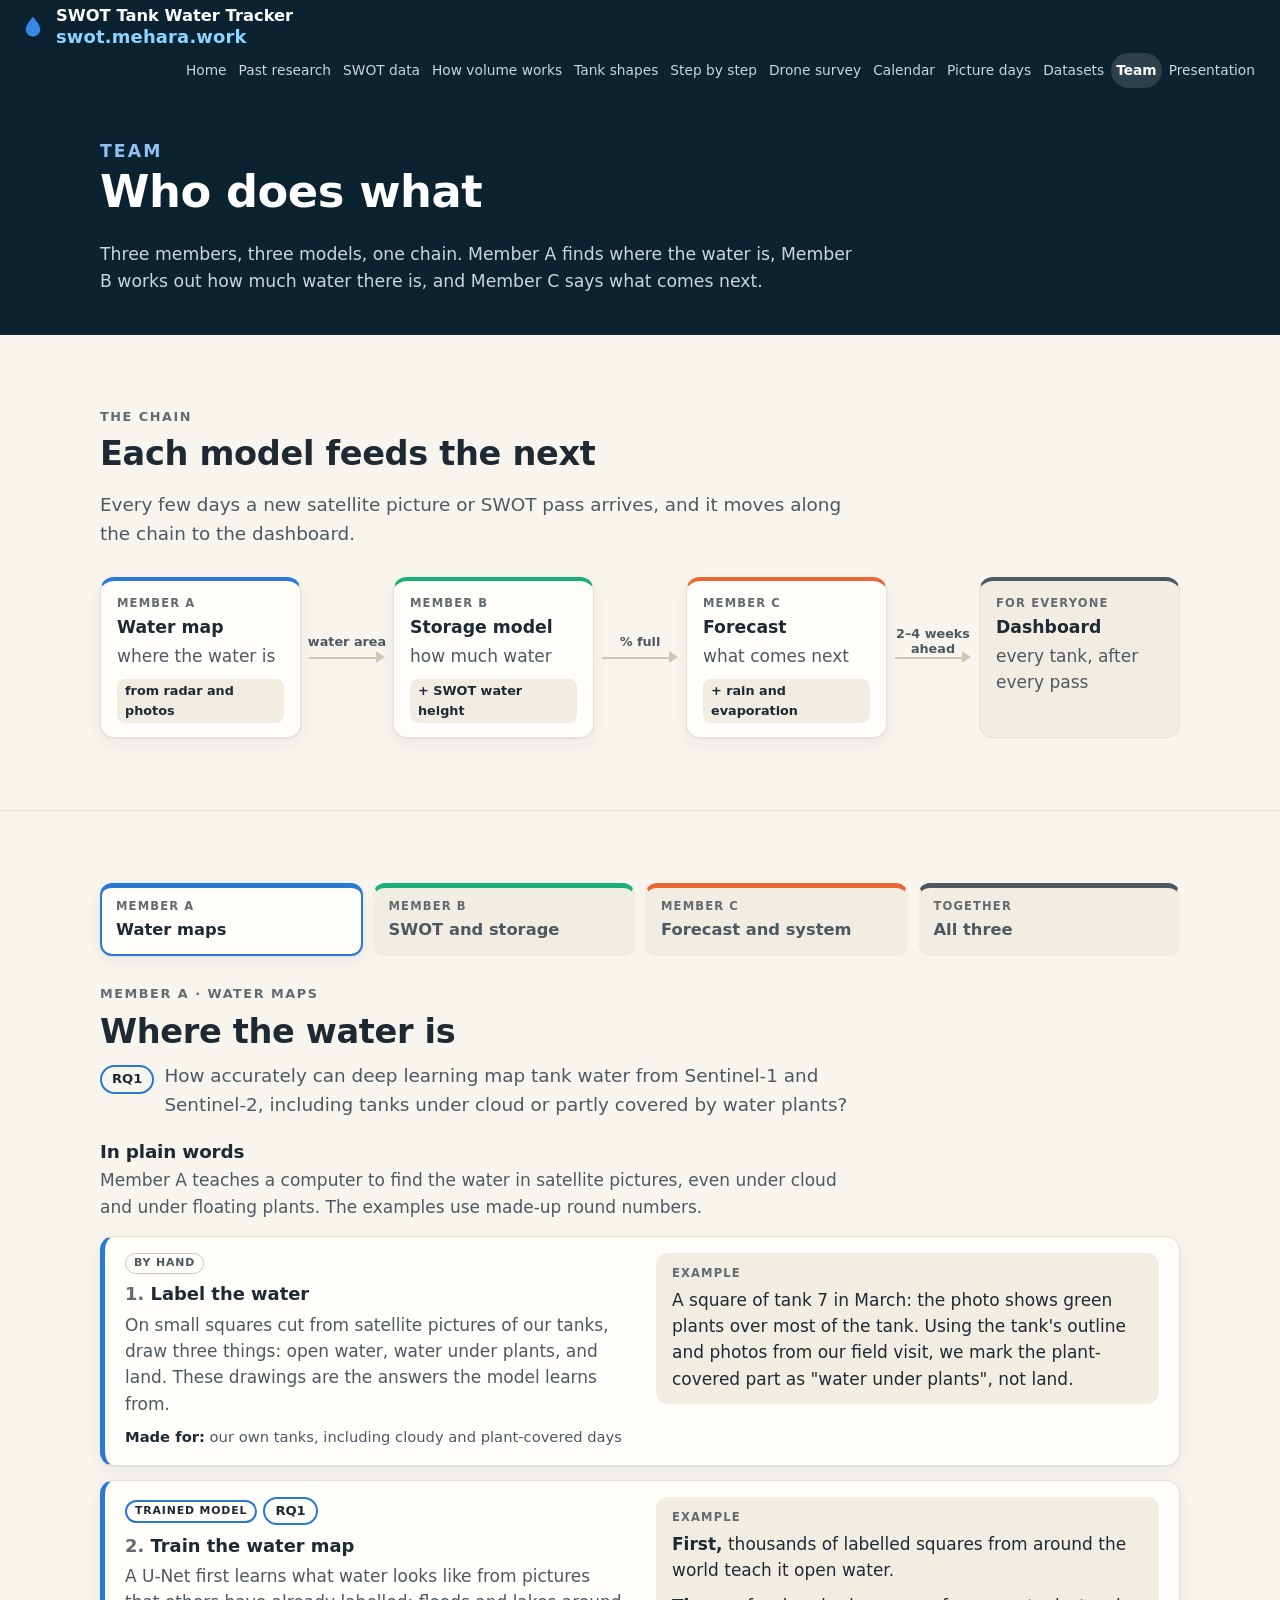
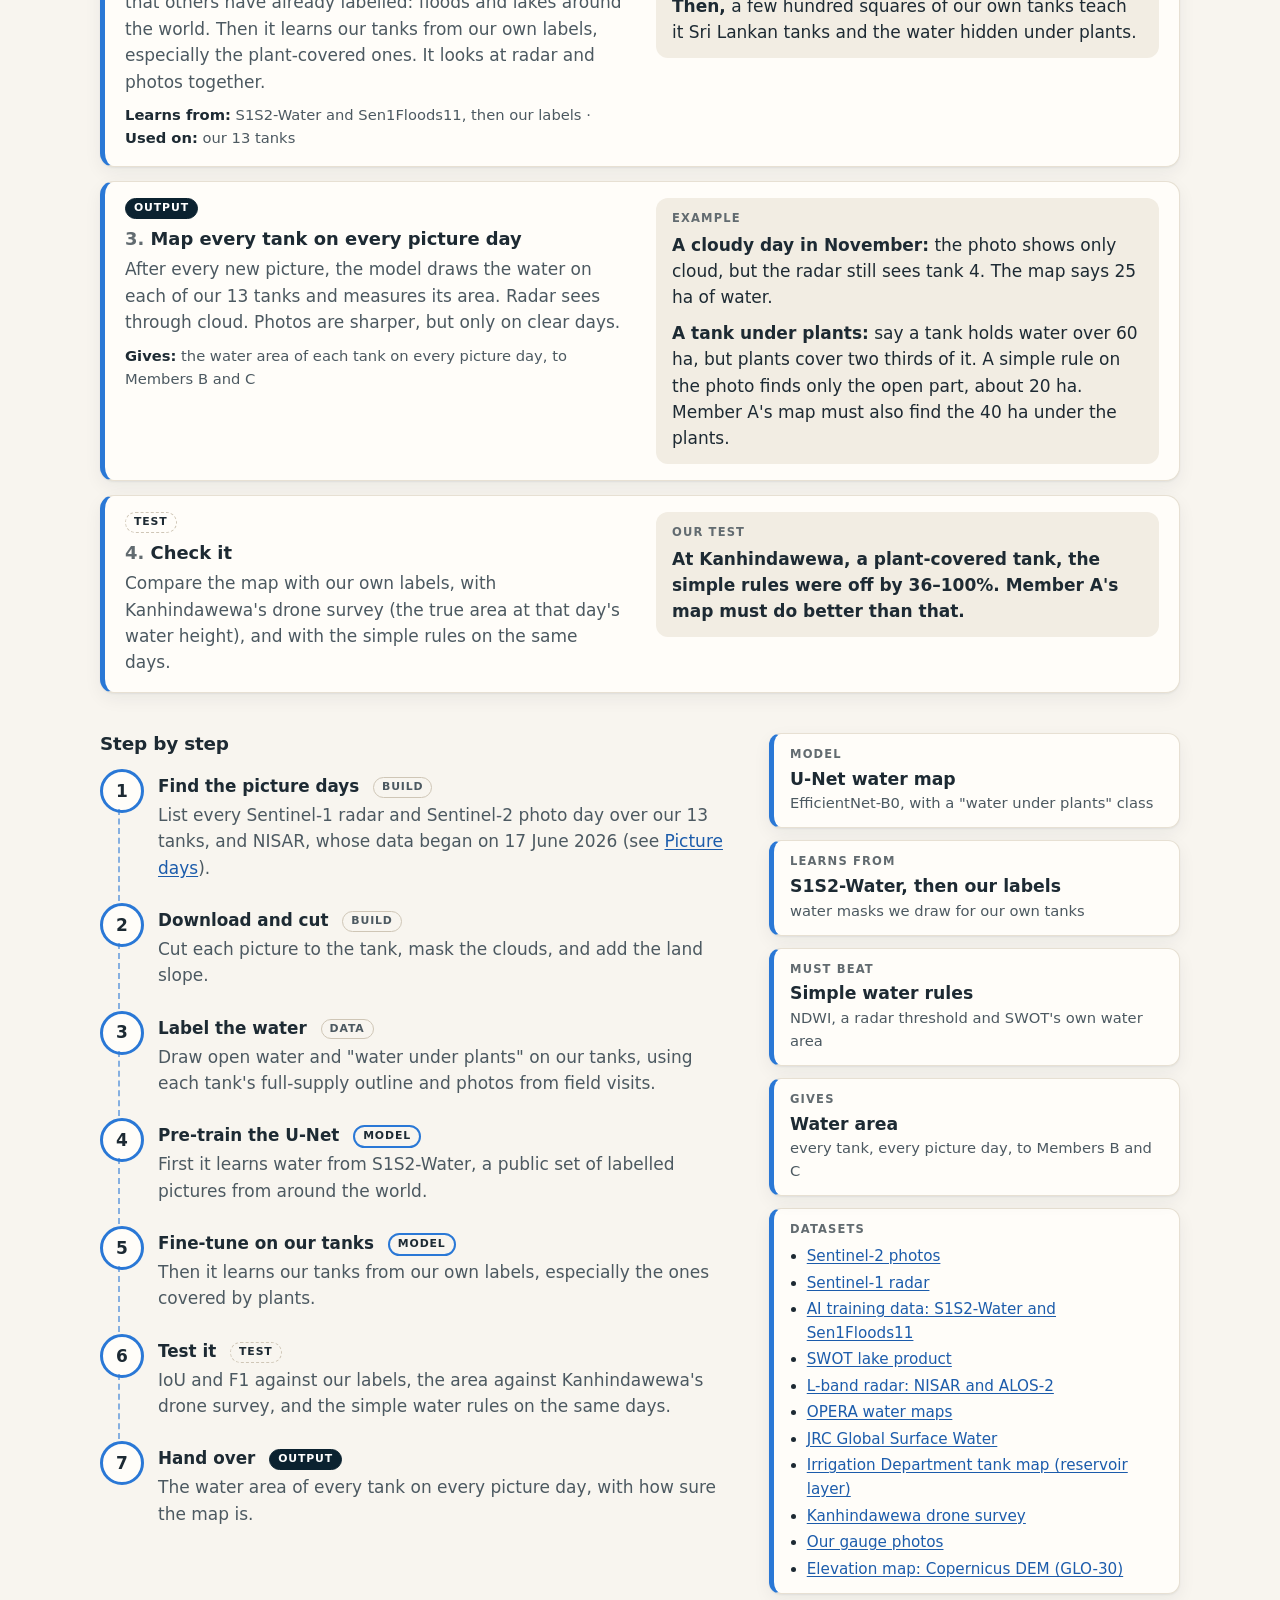
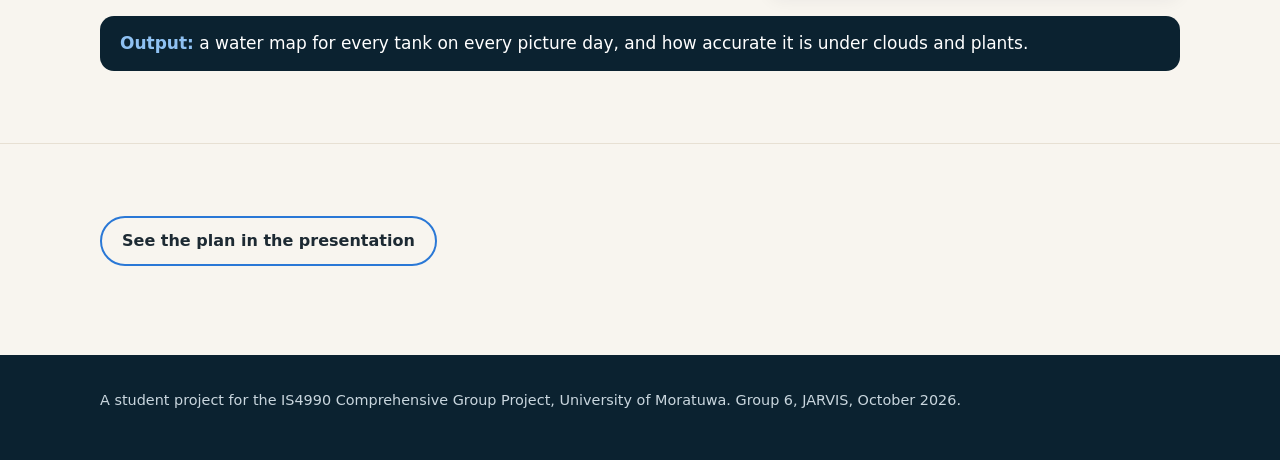
<file: site/team.html>
<!doctype html>
<html lang="en">
<head>
<meta charset="utf-8">
<meta name="viewport" content="width=device-width, initial-scale=1">
<title>Team · SWOT Tank Water Tracker</title>
<meta name="description" content="Who does what in the SWOT Tank Water Tracker: three members and three models in one chain, with each member's work in plain words and step by step.">
<link rel="icon" href="favicon.svg" type="image/svg+xml">
<link rel="stylesheet" href="assets/site.css">
</head>
<body>
<a class="skip" href="#main">Skip to content</a>
<header class="top"><div class="wrap">
  <a class="brand" href="./"><svg viewBox="0 0 24 24" aria-hidden="true"><path fill="#3987e5" d="M12 2.5c3.7 4.7 6.7 8.3 6.7 11.7a6.7 6.7 0 0 1-13.4 0C5.3 10.8 8.3 7.2 12 2.5z"/></svg><span class="brand-text">SWOT Tank Water Tracker<span class="brand-url">swot.mehara.work</span></span></a>
  <nav class="nav" aria-label="Main">
    <a href="./">Home</a>
    <a href="research.html">Past research</a>
    <a href="data.html">SWOT data</a>
    <a href="explainer.html">How volume works</a>
    <a href="shapes.html">Tank shapes</a>
    <a href="steps.html">Step by step</a>
    <a href="drone.html">Drone survey</a>
    <a href="calendar.html">Calendar</a>
    <a href="pictures.html">Picture days</a>
    <a href="datasets.html">Datasets</a>
    <a href="team.html" aria-current="page">Team</a>
    <a href="presentation.html">Presentation</a>
  </nav>
</div></header>

<main id="main">
<div class="band"><div class="wrap">
  <p class="eyebrow" style="color:#8fc1f2">Team</p>
  <h1>Who does what</h1>
  <p>Three members, three models, one chain. Member A finds where the water is, Member B works out how much water there is, and Member C says what comes next.</p>
</div></div>

<section class="tm-chain"><div class="wrap">
  <div class="section-head">
    <p class="eyebrow">The chain</p>
    <h2>Each model feeds the next</h2>
    <p class="lead">Every few days a new satellite picture or SWOT pass arrives, and it moves along the chain to the dashboard.</p>
  </div>
  <div class="chain" role="img" aria-label="Member A's water map turns radar and photos into the water area. Member B's storage model turns the water area and SWOT's water height into how full the tank is. Member C's forecast turns that into storage in 2 to 4 weeks, shown on the dashboard for every tank.">
    <div class="ch-node" style="--c:var(--blue)"><em>Member A</em><b>Water map</b><span>where the water is</span><small class="ch-plus">from radar and photos</small></div>
    <div class="ch-arrow"><span>water area</span></div>
    <div class="ch-node" style="--c:var(--aqua)"><em>Member B</em><b>Storage model</b><span>how much water</span><small class="ch-plus">+ SWOT water height</small></div>
    <div class="ch-arrow"><span>% full</span></div>
    <div class="ch-node" style="--c:var(--orange)"><em>Member C</em><b>Forecast</b><span>what comes next</span><small class="ch-plus">+ rain and evaporation</small></div>
    <div class="ch-arrow"><span>2–4 weeks ahead</span></div>
    <div class="ch-node ch-end"><em>For everyone</em><b>Dashboard</b><span>every tank, after every pass</span></div>
  </div>
</div></section>

<section class="tm-members"><div class="wrap">
  <div class="tabs" role="tablist" aria-label="Team members" hidden>
    <button type="button" role="tab" id="tab-a" aria-controls="member-a" style="--c:var(--blue)"><span class="tt-who">Member A</span><span class="tt-what">Water maps</span></button>
    <button type="button" role="tab" id="tab-b" aria-controls="member-b" style="--c:var(--aqua)"><span class="tt-who">Member B</span><span class="tt-what">SWOT and storage</span></button>
    <button type="button" role="tab" id="tab-c" aria-controls="member-c" style="--c:var(--orange)"><span class="tt-who">Member C</span><span class="tt-what">Forecast and system</span></button>
    <button type="button" role="tab" id="tab-all" aria-controls="all-three" style="--c:var(--ink-2)"><span class="tt-who">Together</span><span class="tt-what">All three</span></button>
  </div>

  <div class="tp" id="member-a" role="tabpanel" aria-labelledby="tab-a" tabindex="0" style="--c:var(--blue)">
    <div class="tp-head">
      <p class="eyebrow">Member A · water maps</p>
      <h2>Where the water is</h2>
      <p class="lead tm-q"><a class="pill" href="index.html#rq1">RQ1</a> How accurately can deep learning map tank water from Sentinel-1 and Sentinel-2, including tanks under cloud or partly covered by water plants?</p>
    </div>
    <div class="pw">
      <h3>In plain words</h3>
      <p class="pw-intro">Member A teaches a computer to find the water in satellite pictures, even under cloud and under floating plants. The examples use made-up round numbers.</p>
      <ol class="pw-list">
        <li class="pw-job">
          <div class="pw-what">
            <p class="pw-tags"><span class="tag">By hand</span></p>
            <h4>Label the water</h4>
            <p>On small squares cut from satellite pictures of our tanks, draw three things: open water, water under plants, and land. These drawings are the answers the model learns from.</p>
            <p class="pw-uses"><b>Made for:</b> our own tanks, including cloudy and plant-covered days</p>
          </div>
          <div class="pw-ex">
            <p class="pw-ex-k">Example</p>
            <p>A square of tank 7 in March: the photo shows green plants over most of the tank. Using the tank's outline and photos from our field visit, we mark the plant-covered part as "water under plants", not land.</p>
          </div>
        </li>
        <li class="pw-job">
          <div class="pw-what">
            <p class="pw-tags"><span class="tag model">Trained model</span><a class="pill" href="index.html#rq1">RQ1</a></p>
            <h4>Train the water map</h4>
            <p>A U-Net first learns what water looks like from pictures that others have already labelled: floods and lakes around the world. Then it learns our tanks from our own labels, especially the plant-covered ones. It looks at radar and photos together.</p>
            <p class="pw-uses"><b>Learns from:</b> S1S2-Water and Sen1Floods11, then our labels · <b>Used on:</b> our 13 tanks</p>
          </div>
          <div class="pw-ex">
            <p class="pw-ex-k">Example</p>
            <p><b>First,</b> thousands of labelled squares from around the world teach it open water.</p>
            <p><b>Then,</b> a few hundred squares of our own tanks teach it Sri Lankan tanks and the water hidden under plants.</p>
          </div>
        </li>
        <li class="pw-job">
          <div class="pw-what">
            <p class="pw-tags"><span class="tag out">Output</span></p>
            <h4>Map every tank on every picture day</h4>
            <p>After every new picture, the model draws the water on each of our 13 tanks and measures its area. Radar sees through cloud. Photos are sharper, but only on clear days.</p>
            <p class="pw-uses"><b>Gives:</b> the water area of each tank on every picture day, to Members B and C</p>
          </div>
          <div class="pw-ex">
            <p class="pw-ex-k">Example</p>
            <p><b>A cloudy day in November:</b> the photo shows only cloud, but the radar still sees tank 4. The map says 25 ha of water.</p>
            <p><b>A tank under plants:</b> say a tank holds water over 60 ha, but plants cover two thirds of it. A simple rule on the photo finds only the open part, about 20 ha. Member A's map must also find the 40 ha under the plants.</p>
          </div>
        </li>
        <li class="pw-job">
          <div class="pw-what">
            <p class="pw-tags"><span class="tag test">Test</span></p>
            <h4>Check it</h4>
            <p>Compare the map with our own labels, with Kanhindawewa's drone survey (the true area at that day's water height), and with the simple rules on the same days.</p>
          </div>
          <div class="pw-ex">
            <p class="pw-ex-k">Our test</p>
            <p class="pw-res">At Kanhindawewa, a plant-covered tank, the simple rules were off by 36–100%. Member A's map must do better than that.</p>
          </div>
        </li>
      </ol>
    </div>
    <div class="tp-grid">
      <div class="tp-steps">
        <h3>Step by step</h3>
        <ol class="path">
          <li><b>Find the picture days <span class="tag">Build</span></b><p>List every Sentinel-1 radar and Sentinel-2 photo day over our 13 tanks, and NISAR, whose data began on 17 June 2026 (see <a href="pictures.html">Picture days</a>).</p></li>
          <li><b>Download and cut <span class="tag">Build</span></b><p>Cut each picture to the tank, mask the clouds, and add the land slope.</p></li>
          <li><b>Label the water <span class="tag">Data</span></b><p>Draw open water and "water under plants" on our tanks, using each tank's full-supply outline and photos from field visits.</p></li>
          <li><b>Pre-train the U-Net <span class="tag model">Model</span></b><p>First it learns water from S1S2-Water, a public set of labelled pictures from around the world.</p></li>
          <li><b>Fine-tune on our tanks <span class="tag model">Model</span></b><p>Then it learns our tanks from our own labels, especially the ones covered by plants.</p></li>
          <li><b>Test it <span class="tag test">Test</span></b><p>IoU and F1 against our labels, the area against Kanhindawewa's drone survey, and the simple water rules on the same days.</p></li>
          <li><b>Hand over <span class="tag out">Output</span></b><p>The water area of every tank on every picture day, with how sure the map is.</p></li>
        </ol>
      </div>
      <div class="tp-side">
        <div class="glance">
          <div class="gl"><p class="k">Model</p><p class="v">U-Net water map</p><p class="s">EfficientNet-B0, with a "water under plants" class</p></div>
          <div class="gl"><p class="k">Learns from</p><p class="v">S1S2-Water, then our labels</p><p class="s">water masks we draw for our own tanks</p></div>
          <div class="gl"><p class="k">Must beat</p><p class="v">Simple water rules</p><p class="s">NDWI, a radar threshold and SWOT's own water area</p></div>
          <div class="gl"><p class="k">Gives</p><p class="v">Water area</p><p class="s">every tank, every picture day, to Members B and C</p></div>
        </div>
        <div class="tp-data"><p>Datasets</p><ul><li><a href="datasets.html#sentinel-2">Sentinel-2 photos</a></li><li><a href="datasets.html#sentinel-1">Sentinel-1 radar</a></li><li><a href="datasets.html#training">AI training data: S1S2-Water and Sen1Floods11</a></li><li><a href="datasets.html#swot">SWOT lake product</a></li><li><a href="datasets.html#l-band">L-band radar: NISAR and ALOS-2</a></li><li><a href="datasets.html#opera">OPERA water maps</a></li><li><a href="datasets.html#jrc">JRC Global Surface Water</a></li><li><a href="datasets.html#dept-layer">Irrigation Department tank map (reservoir layer)</a></li><li><a href="datasets.html#drone">Kanhindawewa drone survey</a></li><li><a href="datasets.html#field">Our gauge photos</a></li><li><a href="datasets.html#dem">Elevation map: Copernicus DEM (GLO-30)</a></li></ul></div>
      </div>
    </div>
    <p class="tm-out"><b>Output:</b> a water map for every tank on every picture day, and how accurate it is under clouds and plants.</p>
  </div>

  <div class="tp" id="member-b" role="tabpanel" aria-labelledby="tab-b" tabindex="0" style="--c:var(--aqua)">
    <div class="tp-head">
      <p class="eyebrow">Member B · SWOT and storage</p>
      <h2>How much water there is</h2>
      <p class="lead tm-q"><a class="pill" href="index.html#rq2">RQ2</a> How accurately does SWOT measure water height on major reservoirs and on village tanks close to its 6.25 ha size limit, compared with gauge readings, and how many &quot;suspect&quot; readings can a learned screen keep, and at what error?</p>
      <p class="lead tm-q"><a class="pill" href="index.html#rq3">RQ3</a> Can a model trained on about 100 gauged reservoirs turn a tank&#x27;s SWOT height and AI water area into % full, for tanks it has never seen, more accurately than one area–storage formula?</p>
    </div>
    <div class="pw">
      <h3>In plain words</h3>
      <p class="pw-intro">Member B turns SWOT's water height, and Member A's water area, into how full each tank is. The examples use made-up round numbers; the test results come from our model check (October 2026).</p>
      <ol class="pw-list">
        <li class="pw-job">
          <div class="pw-what">
            <p class="pw-tags"><span class="tag test">Check</span><a class="pill" href="index.html#rq2">RQ2</a></p>
            <h4>Check SWOT's heights</h4>
            <p>At the 5 big reservoirs, compare SWOT's height with the gauge on the same day, to see how many cm it is off.</p>
            <p class="pw-uses"><b>Uses:</b> SWOT heights and the daily gauges of the 5 big reservoirs</p>
          </div>
          <div class="pw-ex">
            <p class="pw-ex-k">Example</p>
            <p>On every pass, SWOT reads about 50 cm above the gauge. That steady gap is only a different zero, so we take it away. What is left, about 10 cm up or down, is SWOT's real error.</p>
          </div>
        </li>
        <li class="pw-job">
          <div class="pw-what">
            <p class="pw-tags"><span class="tag model">Trained model</span><a class="pill" href="index.html#rq2">RQ2</a></p>
            <h4>Trust screen</h4>
            <p>Almost all of SWOT's readings at the village tanks are marked "suspect". This small model looks at each reading and decides whether to keep it or drop it.</p>
            <p><b>Why not just an average?</b> One bad reading pulls an average off. A rule that drops readings far from the middle value works partly, but it also drops real fast rises after rain, and it keeps bad readings that look normal. So the screen also weighs SWOT's own quality signs for each reading: how well the pass was calibrated, how unsure SWOT is, and how far the tank is from the satellite's track.</p>
            <p class="pw-uses"><b>Learns from:</b> 84 reservoirs with records · <b>Used on:</b> our 13 tanks</p>
          </div>
          <div class="pw-ex">
            <p class="pw-ex-k">Example</p>
            <p>Tank 4 gets 10 readings this season, all "suspect". The screen keeps the 8 that look right and drops the 2 that are metres off.</p>
            <p class="pw-ex-k">Why an average fails</p>
            <p>Readings of 200, 210, 205, 500 and 215 cm average 266 cm: the one bad reading pulls it up by about 60 cm. The middle value, 210 cm, is safer.</p>
            <p class="pw-res">Our test: the screen kept 85% of the readings with an average error of 15 cm, against 21 cm for SWOT's own flags. A simple rule reached 15 cm only by keeping fewer readings (66%).</p>
          </div>
        </li>
        <li class="pw-job">
          <div class="pw-what">
            <p class="pw-tags"><span class="tag model">Trained model: the main one</span><a class="pill" href="index.html#rq3">RQ3</a></p>
            <h4>Storage model</h4>
            <p>It learns from big and medium reservoirs that have daily records. Then it is used on the small village tanks that have none. That is RQ3.</p>
            <p class="pw-uses"><b>Learns from:</b> about 100 reservoirs with records · <b>Used on:</b> the 8 village tanks (and the 5 big ones, as a check)</p>
          </div>
          <div class="pw-ex">
            <p class="pw-ex-k">Example</p>
            <p><b>Training,</b> on reservoirs with daily records:</p>
            <ul>
              <li>Reservoir P, 1 March: water 3 m above its lowest level, outline 500 ha. The department's sheet says 70% full.</li>
              <li>Reservoir Q, 1 March: 1 m above its lowest level, outline 100 ha. The sheet says 30% full.</li>
              <li>About 3,000 rows like these, from about 100 reservoirs. The model learns the pattern.</li>
            </ul>
            <p><b>Using it,</b> on a village tank with no records:</p>
            <ul>
              <li>Village tank 4, 1 March: 2 m above its lowest level, outline 30 ha. The model says about 50% full.</li>
            </ul>
            <p class="pw-res">Our test: on reservoirs it had never seen, it was off by about 8% of capacity (about 11% on the small ones).</p>
          </div>
        </li>
        <li class="pw-job">
          <div class="pw-what">
            <p class="pw-tags"><span class="tag">No model: arithmetic</span></p>
            <h4>Slices</h4>
            <p>Not a model, just arithmetic, done for each of our 13 tanks with its own data. Each picture day gives one dot: the height (from Member B) and the water area (from Member A).</p>
            <p>Slices give the water gained or lost in m³. They can't give % full, because we don't know the tank's bottom or its total capacity. The storage model gives % full, and the two check each other. More on the <a href="explainer.html">How volume works</a> page.</p>
          </div>
          <div class="pw-ex">
            <p class="pw-ex-k">Example</p>
            <p>Dots at 1 m (20 ha), 2 m (40 ha) and 3 m (60 ha):</p>
            <ul>
              <li>from 1 to 2 m: middle area 30 ha × 1 m = 300,000 m³;</li>
              <li>from 2 to 3 m: middle area 50 ha × 1 m = 500,000 m³.</li>
            </ul>
            <p class="pw-res">So if the water rose from 1 m to 3 m, the tank gained 800,000 m³.</p>
          </div>
        </li>
      </ol>
    </div>
    <div class="tp-grid">
      <div class="tp-steps">
        <h3>Step by step</h3>
        <ol class="path">
          <li><b>Collect SWOT heights <span class="tag">Build</span></b><p>Every pass since July 2023, for our 13 tanks and about 100 Irrigation Department reservoirs, from NASA's Hydrocron service (see <a href="data.html">SWOT data</a>).</p></li>
          <li><b>Check SWOT against gauges <span class="tag">Data</span></b><p>SWOT minus the gauge on every pass at the 5 big reservoirs: the steady gap between them, and the spread in cm.</p></li>
          <li><b>Trust screen <span class="tag model">Model</span></b><p>A small model scores each reading, so "suspect" readings that are fine are kept and the bad ones are dropped.</p></li>
          <li><b>Build the training pairs <span class="tag">Data</span></b><p>Each reservoir's daily storage, matched with its SWOT height and its water area on the same day.</p></li>
          <li><b>Train the storage model <span class="tag model">Model</span></b><p>Gradient boosting in which more height or more area never means less water. It only uses inputs every tank has.</p></li>
          <li><b>Test it <span class="tag test">Test</span></b><p>On reservoirs it never saw: the error in % of capacity, against one formula for all tanks, with and without the trust screen.</p></li>
          <li><b>Hand over <span class="tag out">Output</span></b><p>How full every tank is, after every SWOT pass.</p></li>
        </ol>
      </div>
      <div class="tp-side">
        <div class="glance">
          <div class="gl"><p class="k">Model</p><p class="v">Storage model</p><p class="s">gradient boosting: SWOT height and water area in, % full out</p></div>
          <div class="gl"><p class="k">Learns from</p><p class="v">About 100 gauged reservoirs</p><p class="s">daily storage, paired with SWOT heights and water areas</p></div>
          <div class="gl"><p class="k">Must beat</p><p class="v">One formula for all tanks</p><p class="s">on reservoirs the model never saw</p></div>
          <div class="gl"><p class="k">Gets and gives</p><p class="v">Water area in, % full out</p><p class="s">water area from Member A; % full to Member C</p></div>
        </div>
        <div class="tp-data"><p>Datasets</p><ul><li><a href="datasets.html#swot">SWOT lake product</a></li><li><a href="datasets.html#gww">Global Water Watch archive</a></li><li><a href="datasets.html#dept-sheet">Irrigation Department daily storage</a></li><li><a href="datasets.html#dept-layer">Irrigation Department tank map (reservoir layer)</a></li><li><a href="datasets.html#field">Our gauge photos</a></li><li><a href="datasets.html#dem">Elevation map: Copernicus DEM (GLO-30)</a></li><li><a href="datasets.html#swot-pixc">SWOT pixel cloud</a></li><li><a href="datasets.html#icesat2">ICESat-2 laser heights</a></li><li><a href="datasets.html#drone">Kanhindawewa drone survey</a></li><li><a href="datasets.html#mahaweli">Mahaweli reservoir status reports</a></li><li><a href="datasets.html#3d-lakes">3D-LAKES</a></li></ul></div>
      </div>
    </div>
    <p class="tm-out"><b>Output:</b> a SWOT accuracy report, a screen that cleans every reading, and a model that says how full any tank is.</p>
  </div>

  <div class="tp" id="member-c" role="tabpanel" aria-labelledby="tab-c" tabindex="0" style="--c:var(--orange)">
    <div class="tp-head">
      <p class="eyebrow">Member C · forecast and system</p>
      <h2>What comes next</h2>
      <p class="lead tm-q"><a class="pill" href="index.html#rq4">RQ4</a> Can a deep-learning model forecast each tank&#x27;s storage 2–4 weeks ahead, from recent storage, rainfall and evaporation, better than a &quot;no change&quot; forecast?</p>
    </div>
    <div class="pw">
      <h3>In plain words</h3>
      <p class="pw-intro">Member C turns each tank's % full into a forecast for the coming weeks, and runs the whole chain and the dashboard. The examples use made-up round numbers; the test results come from our model check (October 2026).</p>
      <ol class="pw-list">
        <li class="pw-job">
          <div class="pw-what">
            <p class="pw-tags"><span class="tag">Build</span></p>
            <h4>Storage line</h4>
            <p>After every new picture or SWOT pass, run Member B's model. This gives a % full line over time for each of the 13 tanks.</p>
            <p class="pw-uses"><b>Gets:</b> the water area from Member A and the height from SWOT, through Member B's model</p>
          </div>
          <div class="pw-ex">
            <p class="pw-ex-k">Example</p>
            <p>Tank 4: 60% on 1 February, 55% on 13 February, 50% on 1 March. One dot after every pass, joined into a line.</p>
          </div>
        </li>
        <li class="pw-job">
          <div class="pw-what">
            <p class="pw-tags"><span class="tag model">Trained model</span><a class="pill" href="index.html#rq4">RQ4</a></p>
            <h4>Forecast</h4>
            <p>Predict % full 1, 2 and 4 weeks ahead. The inputs are today's % full, the change over the last few weeks, what usually happens at this time of year, and recent rain.</p>
            <p>Member C trains two kinds of model: a deep-learning model (an LSTM) and gradient boosting. Both must beat "no change", which assumes the tank stays where it is.</p>
            <p class="pw-uses"><b>Learns from:</b> 117 reservoirs' daily records, 2020–2026 (about 200,000 days) · <b>Used on:</b> our 13 tanks</p>
          </div>
          <div class="pw-ex">
            <p class="pw-ex-k">Example</p>
            <p>On 1 March a tank is 50% full. It fell 4% in the last 2 weeks, and in past years it usually falls about 4% in the next 2 weeks of March. Little rain has fallen.</p>
            <p class="pw-res">Forecast for 15 March: about 46%. "No change" would say 50%.</p>
            <p>In November, after 100 mm of rain in a week, the same model would predict a rise.</p>
            <p class="pw-res">Our test: gradient boosting was about 10–20% better than "no change", and the LSTM was close behind.</p>
          </div>
        </li>
        <li class="pw-job">
          <div class="pw-what">
            <p class="pw-tags"><span class="tag out">Output</span></p>
            <h4>Dashboard</h4>
            <p>A map of the 13 tanks showing today's % full, the trend and the forecast. It updates by itself after every pass.</p>
          </div>
          <div class="pw-ex">
            <p class="pw-ex-k">Example</p>
            <p>Click tank 4: 50% full today, falling, about 46% in 2 weeks.</p>
          </div>
        </li>
      </ol>
      <p class="pw-note"><b>It isn't just rain and gauges.</b> In our test, the season and the recent change did most of the work. Past rain helped only a little (1–2%), and knowing the coming rain would help more (6–9%). The model learns that mix by itself; nobody writes a formula.</p>
    </div>
    <div class="tp-grid">
      <div class="tp-steps">
        <h3>Step by step</h3>
        <ol class="path">
          <li><b>Collect the history <span class="tag">Build</span></b><p>Daily storage for 117 Irrigation Department reservoirs since 2020, with IMERG rain (CHIRPS for monthly checks) and ERA5 evaporation.</p></li>
          <li><b>Seasonal average <span class="tag">Data</span></b><p>For each tank, its usual storage on each day of the year, built from past years only.</p></li>
          <li><b>Train the forecast <span class="tag model">Model</span></b><p>An LSTM, and a gradient-boosting model to compare it with, for 1, 2 and 4 weeks ahead.</p></li>
          <li><b>Test it <span class="tag test">Test</span></b><p>On years and reservoirs it never saw, against "no change" and the seasonal average.</p></li>
          <li><b>Run the chain <span class="tag">Build</span></b><p>After every pass, Member A's water map and SWOT's height go into Member B's model, and out comes each study tank's % full.</p></li>
          <li><b>Build the dashboard <span class="tag">Build</span></b><p>Storage, safe limits and the forecast for every tank, updated by itself with GitHub Actions.</p></li>
          <li><b>Test the whole chain <span class="tag test">Test</span></b><p>From picture to forecast, on the village tanks and on Kanhindawewa's drone survey.</p></li>
        </ol>
      </div>
      <div class="tp-side">
        <div class="glance">
          <div class="gl"><p class="k">Model</p><p class="v">Storage forecast</p><p class="s">an LSTM, with a gradient-boosting model to compare</p></div>
          <div class="gl"><p class="k">Learns from</p><p class="v">117 reservoirs, 6 years</p><p class="s">daily storage, IMERG rain, ERA5 evaporation</p></div>
          <div class="gl"><p class="k">Must beat</p><p class="v">"No change" and the seasonal average</p><p class="s">at 1, 2 and 4 weeks ahead</p></div>
          <div class="gl"><p class="k">Gets and gives</p><p class="v">% full in, the dashboard out</p><p class="s">% full from Member B; the dashboard for everyone</p></div>
        </div>
        <div class="tp-data"><p>Datasets</p><ul><li><a href="datasets.html#dept-sheet">Irrigation Department daily storage</a></li><li><a href="datasets.html#chirps">Rain: GPM IMERG and CHIRPS</a></li><li><a href="datasets.html#era5">ERA5 weather</a></li><li><a href="datasets.html#field">Our gauge photos</a></li></ul></div>
      </div>
    </div>
    <p class="tm-out"><b>Output:</b> a 2–4 week forecast for every tank, the running chain and the dashboard.</p>
  </div>

  <div class="tp" id="all-three" role="tabpanel" aria-labelledby="tab-all" tabindex="0" style="--c:var(--ink-2)">
    <div class="tp-head">
      <p class="eyebrow">Together</p>
      <h2>All three, on one tank and one day</h2>
      <p class="lead">An example with made-up round numbers, to show what each member adds.</p>
    </div>
    <ol class="day">
      <li style="--c:var(--blue)"><em>Member A</em><b>The water covers 400 ha</b><span>from today's radar picture</span></li>
      <li style="--c:var(--aqua)"><em>Member B</em><b>The tank is 60% full</b><span>from that area and SWOT's height</span></li>
      <li style="--c:var(--orange)"><em>Member C</em><b>About 50% full in 2 weeks</b><span>from the forecast</span></li>
    </ol>
    <div class="pw">
      <h3>All the parts in one table</h3>
      <table class="rs">
        <thead><tr><th scope="col">Part</th><th scope="col">Trained?</th><th scope="col">Learns from</th><th scope="col">Used on</th><th scope="col">Gives</th></tr></thead>
        <tbody>
          <tr><th scope="row">Member A: water map</th><td data-label="Trained?">Yes</td><td data-label="Learns from">Labelled pictures from around the world, then our own labels</td><td data-label="Used on">Our 13 tanks, every picture day</td><td data-label="Gives">The water area</td></tr>
          <tr><th scope="row">Member B: trust screen</th><td data-label="Trained?">Yes</td><td data-label="Learns from">84 reservoirs with records</td><td data-label="Used on">Our 13 tanks</td><td data-label="Gives">Keep or drop each SWOT reading</td></tr>
          <tr><th scope="row">Member B: storage model</th><td data-label="Trained?">Yes</td><td data-label="Learns from">About 100 reservoirs with records</td><td data-label="Used on">The 8 village tanks (the 5 big ones as a check)</td><td data-label="Gives">% full</td></tr>
          <tr><th scope="row">Member B: slices</th><td data-label="Trained?">No, arithmetic</td><td data-label="Learns from">Each tank's own height and area dots</td><td data-label="Used on">Each of our 13 tanks</td><td data-label="Gives">m³ gained or lost</td></tr>
          <tr><th scope="row">Member C: forecast</th><td data-label="Trained?">Yes</td><td data-label="Learns from">117 reservoirs' daily records, 2020–2026</td><td data-label="Used on">Our 13 tanks</td><td data-label="Gives">% full in 1, 2 and 4 weeks</td></tr>
        </tbody>
      </table>
      <p class="pw-note">We can only check the answers properly at the 5 big reservoirs, because they have gauges. At the 8 village tanks, Member B's and Member C's numbers are estimates.</p>
    </div>
    <div class="tp-grid tp-together">
      <div>
        <h3>Who hands what to whom</h3>
        <ul class="handoff">
          <li><b>Member A → Member B</b><span>the water area, every picture day (about every 3 days)</span></li>
          <li><b>SWOT → Member B</b><span>the water height, about twice every 21 days for each study tank</span></li>
          <li><b>Member B → Member C</b><span>how full each tank is, after every SWOT pass</span></li>
          <li><b>Member C → everyone</b><span>the dashboard, with the forecast</span></li>
        </ul>
      </div>
      <div>
        <h3>Work we share</h3>
        <ul class="shared-list">
          <li>Field visits on SWOT pass days: gauge photos and the water's edge.</li>
          <li>Labelling water pictures: Member A leads, and all three help.</li>
          <li>A weekly check that each hand-over arrives on time.</li>
          <li>The thesis and the research paper.</li>
        </ul>
      </div>
    </div>
  </div>
</div></section>

<section><div class="wrap">
  <p><a class="btn line" href="presentation.html">See the plan in the presentation</a></p>
</div></section>
</main>

<footer class="foot"><div class="wrap">
  <p>A student project for the IS4990 Comprehensive Group Project, University of Moratuwa. Group 6, JARVIS, October 2026.</p>
</div></footer>
<script src="assets/tabs.js"></script>
</body>
</html>
</file>
<file: site/assets/site.css>
/* SWOT Tank Water Tracker: shared site styles. Colours match the proposal deck. */
:root {
  color-scheme: light;
  --page: #f8f5ef; --surface: #fffdf9; --surface-2: #f2ede3;
  --ink: #1d2a33; --ink-2: #4c5961; --muted: #626b70;
  --rule: #e7e0d3; --grid: #ede7db; --axis: #cfc6b6;
  --navy: #0b2230; --navy-2: #12384d; --on-navy: #ffffff; --on-navy-2: #c9d6de;
  --blue: #2a78d6; --orange: #eb6834; --aqua: #1baf7a;
  --blue-strong: #1c5cab; --orange-strong: #b9481b; --link: #1c5cab;
  --blue-wash: rgba(42, 120, 214, .10); --orange-wash: rgba(235, 104, 52, .13);
  --focus: #1c5cab;
  --shadow: 0 1px 2px rgba(11, 34, 48, .06), 0 6px 18px rgba(11, 34, 48, .06);
  --radius: 14px;
}
@media (prefers-color-scheme: dark) {
  :root {
    color-scheme: dark;
    --page: #0b141a; --surface: #12202a; --surface-2: #172a36;
    --ink: #e8eef2; --ink-2: #b4c2cb; --muted: #8c9ba5;
    --rule: #23343f; --grid: #1e2e38; --axis: #34485a;
    --navy: #081a24; --navy-2: #12384d;
    --blue: #3987e5; --orange: #d95926; --aqua: #199e70;
    --link: #8ec9f0;
    --blue-wash: rgba(57, 135, 229, .15); --orange-wash: rgba(217, 89, 38, .17);
    --focus: #8ec9f0;
    --shadow: none;
  }
}

* { box-sizing: border-box; }
html { -webkit-text-size-adjust: 100%; scroll-behavior: smooth; scroll-padding-top: 80px; }
@media (prefers-reduced-motion: reduce) { html { scroll-behavior: auto; } }
body {
  margin: 0; background: var(--page); color: var(--ink);
  font-family: system-ui, -apple-system, "Segoe UI", Roboto, "Helvetica Neue", Arial, sans-serif;
  font-size: 17px; line-height: 1.55;
}
img { max-width: 100%; height: auto; display: block; }
a { color: var(--link); text-underline-offset: 2px; }
a:hover { text-decoration-thickness: 2px; }
:focus-visible { outline: 3px solid var(--focus); outline-offset: 3px; border-radius: 4px; }
h1, h2, h3 { line-height: 1.2; margin: 0 0 .5em; letter-spacing: -.01em; }
h2 { font-size: clamp(1.6rem, 3.2vw, 2.1rem); }
h3 { font-size: 1.15rem; }
p { margin: 0 0 1em; }
.wrap { max-width: 1120px; margin: 0 auto; padding: 0 20px; }
.skip { position: absolute; left: -999px; top: 8px; background: var(--surface); color: var(--ink); padding: 8px 14px; border-radius: 8px; z-index: 10; }
.skip:focus { left: 12px; }
.small { font-size: .88rem; color: var(--muted); }
.lead { font-size: 1.15rem; color: var(--ink-2); max-width: 70ch; }
.eyebrow { font-size: .8rem; font-weight: 700; letter-spacing: .12em; text-transform: uppercase; color: var(--muted); margin: 0 0 .6em; }

/* header and navigation */
.top { background: var(--navy); color: var(--on-navy); position: sticky; top: 0; z-index: 5; }
.top .wrap { display: flex; flex-wrap: wrap; align-items: center; gap: 6px 22px; min-height: 60px; padding-top: 6px; padding-bottom: 6px; }
.brand { display: inline-flex; align-items: center; gap: 10px; color: var(--on-navy); text-decoration: none; font-weight: 700; font-size: 1.02rem; }
.brand svg { width: 26px; height: 26px; flex: none; }
.brand-text { display: flex; flex-direction: column; line-height: 1.2; }
.brand-url { font-size: 1.12rem; font-weight: 700; color: #8fd3ff; letter-spacing: .01em; }
.nav { display: flex; flex-wrap: wrap; gap: 2px 4px; margin-left: auto; }
.nav a { color: var(--on-navy-2); text-decoration: none; padding: 7px 12px; border-radius: 999px; font-size: .95rem; }
.nav a:hover { color: var(--on-navy); background: rgba(255, 255, 255, .08); }
.nav a[aria-current="page"] { color: var(--on-navy); background: rgba(255, 255, 255, .14); font-weight: 600; }
@media (max-width: 640px) { .top { position: static; } .nav { margin-left: 0; width: 100%; } .nav a { padding: 6px 10px; } }

/* hero */
.hero { position: relative; background: var(--navy); color: var(--on-navy); overflow: hidden; }
.hero::before { content: ""; position: absolute; inset: 0; background: url("img/hero.jpg") center / cover no-repeat; opacity: .9; }
.hero::after { content: ""; position: absolute; inset: 0; background: linear-gradient(100deg, rgba(8, 26, 36, .94) 0%, rgba(8, 26, 36, .82) 45%, rgba(8, 26, 36, .35) 100%); }
.hero .wrap { position: relative; z-index: 1; padding-top: clamp(56px, 9vw, 110px); padding-bottom: clamp(48px, 7vw, 90px); }
.hero h1 { font-size: clamp(2.1rem, 5.6vw, 3.6rem); max-width: 21ch; margin-bottom: .35em; }
.hero p { color: var(--on-navy-2); max-width: 46ch; font-size: clamp(1.05rem, 2.2vw, 1.3rem); }
.hero .meta { font-size: .95rem; color: var(--on-navy-2); margin-top: 1.4em; }
.hero .credit { position: absolute; right: 16px; bottom: 10px; z-index: 1; font-size: .72rem; color: rgba(255, 255, 255, .7); }
.btns { display: flex; flex-wrap: wrap; gap: 12px; margin-top: 1.6em; }
.btn { display: inline-flex; align-items: center; gap: 8px; padding: 11px 20px; border-radius: 999px; font-weight: 650; text-decoration: none; border: 2px solid transparent; font-size: 1rem; cursor: pointer; font-family: inherit; }
.btn.primary { background: var(--blue-strong); color: #fff; }
.btn.ghost { border-color: rgba(255, 255, 255, .55); color: #fff; }
.btn.ghost:hover { background: rgba(255, 255, 255, .1); }
.btn.line { border-color: var(--blue); color: var(--ink); background: transparent; }

/* page title band (inner pages) */
.band { background: var(--navy); color: var(--on-navy); }
.band .wrap { padding-top: 44px; padding-bottom: 40px; }
.band h1 { font-size: clamp(1.9rem, 4.5vw, 2.8rem); }
.band p { color: var(--on-navy-2); max-width: 70ch; margin: 0; font-size: 1.08rem; }

/* sections */
section { padding: clamp(44px, 6vw, 72px) 0; }
section + section { border-top: 1px solid var(--rule); }
.section-head { max-width: 760px; margin-bottom: 28px; }

/* stat tiles */
.tiles { display: grid; grid-template-columns: repeat(auto-fit, minmax(230px, 1fr)); gap: 16px; }
.tile { background: var(--surface); border: 1px solid var(--rule); border-radius: var(--radius); padding: 20px 22px; box-shadow: var(--shadow); }
.tile .value { font-size: clamp(2rem, 4vw, 2.6rem); font-weight: 700; line-height: 1.1; color: var(--ink); }
.tile .value .unit { font-size: .5em; font-weight: 600; color: var(--ink-2); margin-left: .2em; }
.tile .label { margin: .4em 0 .6em; color: var(--ink-2); }
.tile .src { font-size: .82rem; color: var(--muted); }
.tile .key { display: inline-block; width: 10px; height: 10px; border-radius: 50%; margin-right: 8px; vertical-align: 1px; }
.callout { margin-top: 22px; font-size: 1.15rem; font-weight: 650; color: var(--ink); padding-left: 14px; border-left: 4px solid var(--orange); }

/* problem statement and cards */
.statement { background: var(--navy); color: var(--on-navy); border-radius: var(--radius); padding: 24px 28px; margin-bottom: 22px; }
.statement .eyebrow { color: #8fc1f2; }
.statement p { font-size: clamp(1.15rem, 2.4vw, 1.45rem); font-weight: 650; margin: 0; }
.cards { display: grid; grid-template-columns: repeat(auto-fit, minmax(240px, 1fr)); gap: 16px; }
.card { background: var(--surface); border: 1px solid var(--rule); border-radius: var(--radius); padding: 20px 22px; box-shadow: var(--shadow); }
.card h3 { display: flex; align-items: center; gap: 12px; }
.card p { color: var(--ink-2); margin-bottom: .5em; }
.icon { width: 40px; height: 40px; border-radius: 50%; display: inline-grid; place-items: center; background: var(--blue); color: #fff; flex: none; }
.icon svg { width: 20px; height: 20px; }
.icon.orange { background: var(--orange); }
.icon.aqua { background: var(--aqua); }

/* how it works */
.steps { list-style: none; padding: 0; margin: 0; display: grid; grid-template-columns: repeat(auto-fit, minmax(220px, 1fr)); gap: 16px; counter-reset: s; }
.steps li { counter-increment: s; background: var(--surface); border: 1px solid var(--rule); border-radius: var(--radius); padding: 20px 22px; position: relative; box-shadow: var(--shadow); }
.steps li::before { content: counter(s); display: inline-grid; place-items: center; width: 32px; height: 32px; border-radius: 50%; background: var(--blue-strong); color: #fff; font-weight: 700; margin-bottom: 10px; }
.steps li:last-child::before { background: var(--orange-strong); }
.steps p { color: var(--ink-2); margin: 0; }

/* pictures */
.gallery { display: grid; grid-template-columns: repeat(auto-fill, minmax(280px, 1fr)); gap: 16px; }
.shot { margin: 0; background: var(--surface); border: 1px solid var(--rule); border-radius: var(--radius); overflow: hidden; box-shadow: var(--shadow); }
.shot img { width: 100%; aspect-ratio: 640 / 675; object-fit: cover; }
.shot figcaption { padding: 12px 16px 14px; }
.shot .big { font-size: 1.35rem; font-weight: 700; }
.shot .sub { color: var(--ink-2); }
.split { display: grid; grid-template-columns: 1.15fr 1fr; gap: 28px; align-items: center; }
@media (max-width: 860px) { .split { grid-template-columns: 1fr; } }
.map { margin: 0; border-radius: var(--radius); overflow: hidden; border: 1px solid var(--rule); background: #fff; }
.facts { list-style: none; padding: 0; margin: 0; display: grid; gap: 14px; }
.facts li { display: flex; gap: 14px; align-items: flex-start; }
.facts b { display: block; }
.facts span { color: var(--ink-2); }

/* team */
.members { display: grid; grid-template-columns: repeat(auto-fit, minmax(250px, 1fr)); gap: 16px; }
.member { background: var(--surface); border: 1px solid var(--rule); border-top: 4px solid var(--c, var(--blue)); border-radius: var(--radius); padding: 20px 22px; box-shadow: var(--shadow); }
.member .who { font-size: .8rem; font-weight: 700; letter-spacing: .12em; text-transform: uppercase; color: var(--muted); }
.member h3 { margin: .3em 0 .5em; font-size: 1.3rem; }
.pill { display: inline-block; font-size: .82rem; font-weight: 700; padding: 2px 10px; border-radius: 999px; border: 2px solid var(--c, var(--blue)); color: var(--ink); margin: 0 6px 10px 0; }
.pill.stretch { border: 1.5px dashed var(--muted); color: var(--ink-2); }
.member ul { padding-left: 1.1em; margin: 0 0 .8em; color: var(--ink-2); }
.member .out { border-top: 1px solid var(--rule); padding-top: 10px; font-size: .95rem; }
.shared { margin-top: 16px; background: var(--navy); color: var(--on-navy); border-radius: var(--radius); padding: 16px 22px; }

/* explore links */
.explore { display: grid; grid-template-columns: repeat(auto-fit, minmax(240px, 1fr)); gap: 16px; }
.explore a { display: block; text-decoration: none; color: var(--ink); background: var(--surface); border: 1px solid var(--rule); border-radius: var(--radius); padding: 22px; box-shadow: var(--shadow); transition: transform .15s; }
.explore a:hover { transform: translateY(-2px); border-color: var(--blue); }
.explore b { display: block; font-size: 1.15rem; margin-bottom: .3em; }
.explore span { color: var(--ink-2); }
@media (prefers-reduced-motion: reduce) { .explore a { transition: none; } .explore a:hover { transform: none; } }

/* footer */
.foot { background: var(--navy); color: var(--on-navy-2); padding: 34px 0; font-size: .9rem; }
.foot a { color: #8fc1f2; }
.foot h2 { font-size: 1rem; color: var(--on-navy); margin-bottom: .6em; }
.foot ul { margin: 0 0 1em; padding-left: 1.1em; }

/* reservoir picker and charts (Real SWOT data page) */
.picker { display: flex; flex-wrap: wrap; gap: 8px; margin: 0 0 22px; }
.picker button { font: inherit; font-size: .95rem; font-weight: 600; padding: 8px 16px; border-radius: 999px; border: 1.5px solid var(--rule); background: var(--surface); color: var(--ink); cursor: pointer; }
.picker button:hover { border-color: var(--blue); }
.picker button[aria-selected="true"], .picker button[aria-pressed="true"] { background: var(--blue-strong); border-color: var(--blue-strong); color: #fff; }
.notes { list-style: none; padding: 0; margin: 22px 0 0; display: grid; gap: 10px; }
.notes li { padding: 10px 14px; border-left: 4px solid var(--orange); background: var(--surface); border-radius: 0 10px 10px 0; color: var(--ink); }
.chart { margin: 22px 0 0; background: var(--surface); border: 1px solid var(--rule); border-radius: var(--radius); padding: 18px 18px 8px; box-shadow: var(--shadow); }
.chart h3 { margin: 0; }
.chart .plot { position: relative; margin-top: 10px; touch-action: pan-y; }
.chart svg { display: block; width: 100%; overflow: visible; }
.chart .gridline { stroke: var(--grid); stroke-width: 1; }
.chart .axis { stroke: var(--axis); stroke-width: 1; }
.chart .tick { fill: var(--muted); font-size: 12px; font-variant-numeric: tabular-nums; }
.chart .line { fill: none; stroke: var(--blue); stroke-width: 2; stroke-linejoin: round; stroke-linecap: round; }
.chart .area { fill: var(--blue-wash); }
.chart .dot { fill: var(--blue); stroke: var(--surface); stroke-width: 2; }
.chart .dot.hollow { fill: var(--surface); stroke: var(--blue); stroke-width: 1.75; }
.chart .band { fill: var(--orange-wash); }
.chart .band-label { fill: var(--ink-2); font-size: 12px; font-weight: 600; }
.chart .cross { stroke: var(--ink-2); stroke-width: 1; }
.chart .focus { fill: var(--blue); stroke: var(--surface); stroke-width: 3; }
.tip { position: absolute; top: 0; pointer-events: none; background: var(--surface); border: 1px solid var(--rule); border-radius: 10px; padding: 8px 12px; box-shadow: 0 6px 18px rgba(0, 0, 0, .14); font-size: .88rem; white-space: nowrap; z-index: 2; }
.tip strong { display: block; font-size: 1.05rem; color: var(--ink); }
.tip .k { display: inline-block; width: 14px; height: 2px; background: var(--blue); vertical-align: middle; margin-right: 6px; }
.tip .k.hollow { width: 6px; height: 6px; border-radius: 50%; background: transparent; border: 2px solid var(--blue); margin-left: 3px; margin-right: 9px; }
.tip .d { color: var(--muted); }
.empty { padding: 26px 6px 30px; color: var(--ink-2); }
.tablewrap { margin-top: 22px; background: var(--surface); border: 1px solid var(--rule); border-radius: var(--radius); padding: 14px 18px; }
.tablewrap summary { cursor: pointer; font-weight: 600; }
.scrollx { overflow-x: auto; margin-top: 12px; }
table.data { width: 100%; border-collapse: collapse; font-variant-numeric: tabular-nums; font-size: .92rem; }
table.data th, table.data td { padding: 6px 10px; border-bottom: 1px solid var(--rule); text-align: right; white-space: nowrap; }
table.data th:first-child, table.data td:first-child { text-align: left; }
.sr { position: absolute; width: 1px; height: 1px; overflow: hidden; clip: rect(0 0 0 0); white-space: nowrap; }

/* button group: one choice pressed at a time (Tank shapes page) */
.presets { display: flex; flex-wrap: wrap; gap: 8px; margin-bottom: 18px; }
.presets button { font: inherit; font-size: .95rem; font-weight: 600; padding: 8px 16px; border-radius: 999px; border: 1.5px solid var(--rule); background: var(--surface); color: var(--ink); cursor: pointer; }
.presets button:hover { border-color: var(--blue); }
.presets button[aria-pressed="true"] { background: var(--blue-strong); border-color: var(--blue-strong); color: #fff; }

/* slide viewer (Presentation page) */
.viewer { background: var(--surface); border: 1px solid var(--rule); border-radius: var(--radius); box-shadow: var(--shadow); padding: 12px; }
.viewer:focus-visible { outline: 3px solid var(--focus); outline-offset: 3px; }
.stage { position: relative; }
.stage img { width: 100%; height: auto; aspect-ratio: 16 / 9; display: block; border-radius: 8px; background: var(--surface-2); user-select: none; -webkit-user-drag: none; touch-action: pan-y; }
.nav-btn { position: absolute; top: 50%; transform: translateY(-50%); width: 46px; height: 46px; border-radius: 50%; border: 0; background: rgba(11, 34, 48, .74); color: #fff; display: grid; place-items: center; cursor: pointer; }
.nav-btn:hover { background: rgba(11, 34, 48, .9); }
.nav-btn:disabled { opacity: .25; cursor: default; }
.nav-btn svg { width: 22px; height: 22px; }
.nav-btn.prev { left: 10px; }
.nav-btn.next { right: 10px; }
.bar { display: flex; justify-content: space-between; align-items: center; gap: 8px 12px; flex-wrap: wrap; padding: 10px 4px 2px; }
.counter { margin: 0; font-weight: 600; }
.btn.small { padding: 7px 14px; font-size: .92rem; }
.viewer:fullscreen { background: #000; border: 0; border-radius: 0; padding: 0; display: flex; flex-direction: column; justify-content: center; }
.viewer:fullscreen .stage img { max-height: calc(100vh - 56px); width: auto; max-width: 100%; margin: 0 auto; border-radius: 0; }
.viewer:fullscreen .bar { color: #fff; padding: 10px 18px; }
.viewer:fullscreen .bar .btn { color: #fff; border-color: rgba(255, 255, 255, .6); }
.thumbs { display: grid; grid-auto-flow: column; grid-auto-columns: 158px; gap: 10px; overflow-x: auto; padding: 14px 2px 8px; scroll-snap-type: x proximity; }
.thumbs button { padding: 0; border: 2px solid transparent; border-radius: 8px; background: none; cursor: pointer; scroll-snap-align: start; text-align: left; font: inherit; font-size: .78rem; color: var(--ink-2); }
.thumbs button img { width: 100%; height: auto; border-radius: 6px; display: block; }
.thumbs button[aria-current="true"] { border-color: var(--blue); }
.thumbs .n { display: block; padding: 4px 3px 2px; line-height: 1.3; }
.thumbs button[aria-current="true"] .n { color: var(--ink); font-weight: 600; }
.downloads { display: flex; flex-wrap: wrap; gap: 12px; margin-top: 18px; }

/* tank shapes page */
.sum-line { font-variant-numeric: tabular-nums; color: var(--ink); }
.shape-name { font-size: 1.35rem; margin: 4px 0 4px; }
.shape-about { color: var(--ink-2); max-width: 75ch; margin: 0 0 16px; min-height: 3.1em; }
@media (max-width: 640px) { .shape-about { min-height: 6.2em; } }
.sum-line b { white-space: nowrap; }
.shape-figs { display: grid; grid-template-columns: minmax(0, 1.65fr) minmax(0, 1fr); gap: 18px; align-items: start; margin: 4px 0 18px; }
@media (max-width: 940px) { .shape-figs { grid-template-columns: minmax(0, 1fr); } .tank-top { margin-inline: auto; } #top-key { justify-content: center; } }
@media (max-width: 580px) { .tank-fig .scrollx { overflow: visible; } .tank-fig .tank-side { min-width: 0; overflow: visible; } .tank-fig .t-label { font-size: 24px; } .tank-fig .t-layer { font-size: 32px; } }
.shape-figs .chart { margin: 0; }
.tank-side { display: block; width: 100%; min-width: 500px; height: auto; }
.tank-top { display: block; width: 100%; max-width: 360px; height: auto; margin-top: 10px; }
.key { list-style: none; padding: 0; margin: 10px 0 6px; display: flex; flex-wrap: wrap; gap: 6px 18px; font-size: .86rem; color: var(--ink-2); }
.key li { display: inline-flex; align-items: center; gap: 8px; }
.key svg { width: 18px; height: 14px; flex: none; }
table.data th.sum, table.data td.sum { text-align: left; }
table.data .d { color: var(--muted); }
table.methods tr.on > * { background: var(--blue-wash); }
table.methods tr.on th { box-shadow: inset 4px 0 0 var(--blue); }
table.methods tr.real > * { font-weight: 700; border-top: 2px solid var(--rule); }
.tank-fig { --t-water-a: #256b78; --t-water-b: #3e96a6; --t-water-c: #9cd0d8; --t-earth: #9a5a3a; --t-bank: #6e3e28; --t-land: #e7dacd; --t-on-water: #f3fbfc; --t-sand: #f5c842; --t-halo: #fffdf9; --t-box: #1d2a33; }
@media (prefers-color-scheme: dark) {
  .tank-fig { --t-water-a: #23707f; --t-water-b: #3a9cad; --t-water-c: #8ccfd9; --t-earth: #85492d; --t-bank: #5a301d; --t-land: #2b2420; --t-halo: #12202a; --t-box: #e8eef2; }
}
.t-water-a { fill: var(--t-water-a); } .t-water-b { fill: var(--t-water-b); } .t-water-c { fill: var(--t-water-c); }
.t-earth { fill: var(--t-earth); } .t-land { fill: var(--t-land); }
.t-bank { fill: none; stroke: #fff; stroke-width: 2.5; stroke-linejoin: round; }
.t-sand { fill: var(--t-sand); }
.t-miss { fill: #fff; }
.tank-top path, #top-key rect { stroke: #0b2230; stroke-width: 1.5; }
.t-surface { stroke: #bfe6ec; stroke-width: 2.5; stroke-linecap: round; }
.t-level { stroke: #fff; stroke-opacity: .75; stroke-width: 1.5; stroke-dasharray: 6 5; }
.t-layer { fill: var(--t-on-water); font-size: 22px; font-weight: 700; text-anchor: middle; paint-order: stroke; stroke: #0b2230; stroke-width: 3px; stroke-linejoin: round; }
.t-box-halo { fill: none; stroke: var(--t-halo); stroke-width: 4.5; }
.t-box { fill: none; stroke: var(--t-box); stroke-width: 2; stroke-dasharray: 7 5; }
.t-tick { stroke: var(--muted); stroke-width: 1.2; }
.t-label { fill: var(--ink-2); font-size: 14px; font-variant-numeric: tabular-nums; }
.t-strong { fill: var(--ink); font-weight: 650; }

/* step by step page */
.st-svg { display: block; width: 100%; height: auto; min-width: 560px; }
.st-wide { min-width: 720px; }
.st-svg .st-grid { stroke: var(--grid); stroke-width: 1; }
.st-svg .st-txt { fill: var(--ink-2); font-size: 13px; font-variant-numeric: tabular-nums; }
.st-svg .st-strong { fill: var(--ink); font-size: 13px; font-weight: 650; }
.st-svg .st-on-dark { fill: #fff; font-size: 13px; font-weight: 650; }
.st-svg .st-row { fill: var(--ink); font-size: 13px; font-weight: 600; }
.st-t-swot { stroke: var(--ink); stroke-width: 2.5; }
.st-t-s1 { stroke: var(--orange); stroke-width: 2.5; }
.st-t-s2 { stroke: var(--blue); stroke-width: 2.5; }
.st-t-ni { stroke: var(--aqua); stroke-width: 2.5; }
.st-guide { stroke: var(--muted); stroke-width: 1.2; stroke-dasharray: 4 4; }
.st-between { stroke: var(--ink); stroke-width: 1.5; }
.st-badge { fill: var(--blue-strong); }
.st-badge-n { fill: #fff; font-size: 13px; font-weight: 700; text-anchor: middle; }
.st-s2 { fill: var(--blue); stroke: var(--surface); stroke-width: 2; }
.st-s1 { fill: var(--orange); stroke: var(--surface); stroke-width: 2; }
.st-ni { fill: var(--aqua); stroke: var(--surface); stroke-width: 2; }
.key svg .st-s2, .key svg .st-s1, .key svg .st-ni { stroke: none; }
.st-curve { fill: none; stroke: var(--ink); stroke-width: 2.5; stroke-linejoin: round; }
.st-l { fill: var(--blue-strong); }
.st-l1 { fill-opacity: .95; } .st-l2 { fill-opacity: .75; } .st-l3 { fill-opacity: .42; } .st-l4 { fill-opacity: .24; }
.st-day { stroke: var(--orange); stroke-width: 2; }
table.data.st-table th, table.data.st-table td { text-align: left; }
table.data.st-table .st-total th, table.data.st-table .st-total td { font-weight: 700; border-bottom: 0; }
.st-real { margin-top: 22px; }
.st-img { width: 100%; height: auto; margin: 12px 0 10px; border-radius: 8px; }
.st-math { margin-top: 22px; }
.st-math p { max-width: 80ch; }

/* satellite calendar page */
.cal-legend { list-style: none; padding: 0; margin: 0 0 6px; display: flex; flex-wrap: wrap; gap: 10px 20px; }
.cal-legend li { display: inline-flex; align-items: center; gap: 8px; color: var(--ink-2); font-size: .95rem; }
.cal-months { display: grid; grid-template-columns: repeat(auto-fill, minmax(320px, 1fr)); gap: 18px; }
.cal-month { background: var(--surface); border: 1px solid var(--rule); border-radius: var(--radius); padding: 14px 14px 12px; box-shadow: var(--shadow); }
.cal-month h3 { margin: 0 0 8px; font-size: 1.05rem; }
.cal-grid { display: grid; grid-template-columns: repeat(7, minmax(0, 1fr)); gap: 3px; }
.cal-head { font-size: .72rem; color: var(--muted); text-align: center; padding-bottom: 2px; }
.cal-day { min-height: 56px; border: 1px solid var(--rule); border-radius: 6px; padding: 2px 3px 3px; display: flex; flex-wrap: wrap; align-content: flex-start; gap: 2px; position: relative; background: var(--page); }
.cal-day.empty { border: 0; background: transparent; }
.cal-day.out { opacity: .35; }
.cal-day.future { background: transparent; border-style: dashed; }
.cal-day.today { outline: 2.5px solid var(--orange); outline-offset: -1px; }
.cal-n { width: 100%; font-size: .72rem; color: var(--ink-2); font-weight: 600; line-height: 1.15; }
.cal-g { position: absolute; top: 2px; right: 3px; font-size: .6rem; font-weight: 700; color: var(--muted); }
.cal-legend .cal-g { position: static; display: inline-grid; place-items: center; width: 24px; height: 20px; border: 1px solid var(--rule); border-radius: 4px; font-size: .72rem; }
.cal-chip { display: inline-block; font-size: .62rem; font-weight: 700; line-height: 1; padding: 2px 3px; border-radius: 3px; color: #fff; background: var(--c); border: 1.5px solid var(--c); }
.cal-legend .cal-chip { font-size: .74rem; padding: 3px 5px; }
.cal-chip.exp { background: transparent; color: var(--ink); border-style: dashed; }
.cal-chip.cloudy { opacity: .4; text-decoration: line-through; }
.cal-swot { --c: var(--ink); } .cal-chip.cal-swot:not(.exp) { color: var(--page); }
.cal-s1 { --c: #b9481b; } .cal-ni { --c: #0f7a55; } .cal-al { --c: #6250d6; } .cal-s2 { --c: #1c5cab; } .cal-ls { --c: #8a5a00; }
@media (prefers-color-scheme: dark) {
  .cal-s1 { --c: #e0743f; } .cal-ni { --c: #2bb184; } .cal-al { --c: #9085e9; } .cal-s2 { --c: #5598e7; } .cal-ls { --c: #d39a1c; }
  .cal-chip:not(.exp) { color: #0b141a; }
}
.cal-kind { display: block; font-size: .75rem; color: var(--muted); font-weight: 400; }

/* picture days page */
:root { --pd-s1: #b9481b; --pd-ni: #0f7a55; --pd-al: #6250d6; --pd-s2: #1c5cab; --pd-ls: #8a5a00; }
@media (prefers-color-scheme: dark) { :root { --pd-s1: #e0743f; --pd-ni: #2bb184; --pd-al: #9085e9; --pd-s2: #5598e7; --pd-ls: #d39a1c; } }
.pd-s1 { fill: var(--pd-s1); } .pd-ni { fill: var(--pd-ni); } .pd-al { fill: var(--pd-al); } .pd-s2 { fill: var(--pd-s2); } .pd-ls { fill: var(--pd-ls); }
#bars rect { stroke: var(--surface); stroke-width: 1.5; }
.pd-exp { fill-opacity: .38; }
.pd-line { fill: none; stroke: var(--ink); stroke-width: 2.5; stroke-linejoin: round; }
.pd-dash { stroke-dasharray: 7 6; }
/* eight menu items: let the header use a little more width than the page text */
.top .wrap { max-width: 1320px; }
.st-band0 { fill: var(--blue-wash); } .st-band1 { fill: transparent; }
.st-out { stroke: var(--orange); stroke-width: 3; stroke-linecap: round; }
.st-in { stroke: var(--blue); stroke-width: 3; stroke-linecap: round; }
.cal-day.sw-real { border-top: 5px solid var(--ink); }
.cal-day.sw-exp { border-top: 5px dashed var(--ink); }
.cal-sw-sample { display: inline-block; width: 26px; height: 20px; border: 1px solid var(--rule); border-top: 5px solid var(--ink); border-radius: 4px; flex: none; }

/* past research page: one table, cards on small screens */
table.rs { width: 100%; margin-top: 14px; border-collapse: separate; border-spacing: 0; background: var(--surface); border: 1px solid var(--rule); border-radius: var(--radius); box-shadow: var(--shadow); font-size: .92rem; line-height: 1.45; }
table.rs th, table.rs td { text-align: left; vertical-align: top; padding: 12px 14px; border-bottom: 1px solid var(--rule); }
table.rs thead th { font-size: .74rem; font-weight: 700; letter-spacing: .1em; text-transform: uppercase; color: var(--muted); background: var(--surface-2); }
table.rs thead th:first-child { border-top-left-radius: var(--radius); }
table.rs thead th:last-child { border-top-right-radius: var(--radius); }
table.rs tbody tr:last-child > * { border-bottom: 0; }
table.rs tbody th { width: 19%; font-weight: 650; }
table.rs tbody th span { display: block; font-weight: 400; color: var(--ink-2); margin-top: 3px; }
table.rs tbody th .rs-chk { font-size: .78rem; color: var(--muted); margin-top: 6px; }
table.rs td:last-child { width: 24%; background: var(--blue-wash); }
table.rs tr:last-child td:last-child { border-bottom-right-radius: var(--radius); }
table.rs .rs-group th { width: auto; padding-top: 20px; font-size: .78rem; font-weight: 700; letter-spacing: .1em; text-transform: uppercase; color: var(--ink); }
@media (max-width: 760px) {
  table.rs, table.rs tbody, table.rs tr, table.rs th, table.rs td, table.rs tbody th, table.rs td:last-child { display: block; width: auto; }
  table.rs { background: none; border: 0; box-shadow: none; }
  table.rs thead { position: absolute; width: 1px; height: 1px; overflow: hidden; clip: rect(0 0 0 0); }
  table.rs tbody tr { background: var(--surface); border: 1px solid var(--rule); border-radius: var(--radius); margin-bottom: 12px; box-shadow: var(--shadow); overflow: hidden; }
  table.rs tbody tr.rs-group { background: none; border: 0; box-shadow: none; margin: 22px 0 8px; }
  table.rs .rs-group th { padding: 0; border: 0; }
  table.rs td::before { content: attr(data-label); display: block; font-size: .72rem; font-weight: 700; letter-spacing: .1em; text-transform: uppercase; color: var(--muted); margin-bottom: 2px; }
  table.rs tr:last-child td:last-child { border-bottom-right-radius: 0; }
}
/* twelve menu items: tighter links (and short labels) keep the menu on one line from 1280px */
@media (min-width: 641px) { .nav { column-gap: 2px; } .nav a { padding: 7px 5px; font-size: .86rem; } }

/* team page: the chain, one tab per member, and each member's steps */
.tm-rq { margin: 0 0 4px; }
.tm-out { margin: 22px 0 0; background: var(--navy); color: var(--on-navy); border-radius: var(--radius); padding: 14px 20px; }
.tm-out b { color: #8fc1f2; }
.chain { display: flex; align-items: stretch; }
.ch-node { flex: 1 1 0; min-width: 0; display: flex; flex-direction: column; gap: 2px; background: var(--surface); border: 1px solid var(--rule); border-top: 4px solid var(--c, var(--axis)); border-radius: var(--radius); padding: 14px 16px; box-shadow: var(--shadow); }
.ch-node em, .day em { font-style: normal; font-size: .72rem; font-weight: 700; letter-spacing: .1em; text-transform: uppercase; color: var(--muted); }
.ch-node b { font-size: 1.08rem; }
.ch-node span { color: var(--ink-2); }
.ch-node.ch-end { --c: var(--ink-2); background: var(--surface-2); box-shadow: none; }
.ch-plus { align-self: flex-start; margin-top: 8px; font-size: .8rem; font-weight: 650; color: var(--ink); background: var(--surface-2); border-radius: 8px; padding: 2px 8px; }
.ch-arrow { flex: 0 0 92px; position: relative; display: grid; place-items: center; }
.ch-arrow::before { content: ""; position: absolute; left: 8px; right: 16px; top: 50%; border-top: 2px solid var(--axis); }
.ch-arrow::after { content: ""; position: absolute; right: 8px; top: calc(50% - 6px); border: 6px solid transparent; border-left: 9px solid var(--axis); border-right: 0; }
.ch-arrow span { position: relative; transform: translateY(-16px); padding: 0 4px; font-size: .8rem; font-weight: 650; color: var(--ink-2); text-align: center; line-height: 1.2; }
@media (max-width: 860px) {
  .chain { flex-direction: column; }
  .ch-arrow { flex-basis: 48px; justify-items: start; padding-left: calc(50% + 14px); }
  .ch-arrow::before { left: 50%; right: auto; top: 6px; bottom: 14px; border-top: 0; border-left: 2px solid var(--axis); }
  .ch-arrow::after { left: calc(50% - 5px); right: auto; top: auto; bottom: 5px; border: 6px solid transparent; border-top: 9px solid var(--axis); border-bottom: 0; }
  .ch-arrow span { transform: none; text-align: left; }
}
.tabs { display: grid; grid-template-columns: repeat(4, 1fr); gap: 10px; margin: 0 0 28px; }
.tabs[hidden] { display: none; }
.tabs button { font: inherit; text-align: left; cursor: pointer; display: grid; gap: 1px; padding: 10px 14px 12px; background: var(--surface-2); color: var(--ink-2); border: 2px solid transparent; border-top: 5px solid var(--c, var(--blue)); border-radius: 12px; }
.tabs button:hover { color: var(--ink); border-color: var(--rule); border-top-color: var(--c, var(--blue)); }
.tabs button[aria-selected="true"] { background: var(--surface); color: var(--ink); border-color: var(--c, var(--blue)); box-shadow: var(--shadow); }
.tt-who { font-size: .72rem; font-weight: 700; letter-spacing: .1em; text-transform: uppercase; color: var(--muted); }
.tt-what { font-weight: 650; font-size: 1.02rem; }
@media (max-width: 640px) { .tabs { grid-template-columns: 1fr 1fr; } }
.tp + .tp { margin-top: 56px; }
.tabs:not([hidden]) ~ .tp + .tp { margin-top: 0; }
.tp:focus-visible { outline-offset: 8px; }
.tp-head { max-width: 780px; margin-bottom: 22px; }
.tp-head h2 { margin-bottom: .3em; }
.tp-grid { display: grid; grid-template-columns: minmax(0, 1.55fr) minmax(0, 1fr); gap: 32px; align-items: start; }
.tp-steps h3, .tp-together h3 { margin-bottom: 14px; }
.glance { display: grid; gap: 12px; }
.gl { background: var(--surface); border: 1px solid var(--rule); border-left: 5px solid var(--c, var(--blue)); border-radius: 12px; padding: 12px 16px; box-shadow: var(--shadow); }
.gl p { margin: 0; }
.gl .k { font-size: .72rem; font-weight: 700; letter-spacing: .1em; text-transform: uppercase; color: var(--muted); }
.gl .v { font-size: 1.08rem; font-weight: 650; color: var(--ink); margin-top: 2px; }
.gl .s { color: var(--ink-2); font-size: .92rem; }
@media (max-width: 900px) {
  .tp-grid { grid-template-columns: 1fr; gap: 24px; }
  .tp-side { order: -1; }
  .glance { position: static; grid-template-columns: repeat(auto-fit, minmax(220px, 1fr)); }
}
.path { list-style: none; margin: 0; padding: 0; counter-reset: st; }
.path li { counter-increment: st; position: relative; padding: 4px 0 22px 58px; }
.path li::before { content: counter(st); position: absolute; left: 0; top: 0; width: 38px; height: 38px; border-radius: 50%; display: grid; place-items: center; background: var(--surface); border: 3px solid var(--c, var(--blue)); color: var(--ink); font-weight: 700; }
.path li:not(:last-child)::after { content: ""; position: absolute; left: 18px; top: 40px; bottom: 2px; border-left: 2px dashed var(--c, var(--blue)); opacity: .55; }
.path li:last-child { padding-bottom: 0; }
.path b { display: block; font-size: 1.05rem; color: var(--ink); }
.path p { margin: 3px 0 0; color: var(--ink-2); }
.tag { display: inline-block; margin-left: 8px; padding: 1px 8px; border-radius: 999px; border: 1px solid var(--axis); color: var(--ink-2); font-size: .68rem; font-weight: 700; letter-spacing: .08em; text-transform: uppercase; vertical-align: 2px; }
.tag.model { border: 2px solid var(--c, var(--blue)); color: var(--ink); }
.tag.test { border-style: dashed; color: var(--ink); }
.tag.out { background: var(--navy); border-color: var(--navy); color: var(--on-navy); }
.day { list-style: none; padding: 0; margin: 0 0 30px; display: grid; grid-template-columns: repeat(3, 1fr); gap: 34px; }
.day li { position: relative; display: grid; gap: 2px; background: var(--surface); border: 1px solid var(--rule); border-top: 4px solid var(--c, var(--blue)); border-radius: var(--radius); padding: 14px 16px; box-shadow: var(--shadow); }
.day b { font-size: 1.15rem; }
.day span { color: var(--ink-2); }
.day li:not(:last-child)::after { content: "→"; position: absolute; right: -26px; top: 50%; transform: translateY(-50%); color: var(--muted); font-weight: 700; font-size: 1.2rem; }
@media (max-width: 760px) {
  .day { grid-template-columns: 1fr; gap: 30px; }
  .day li:not(:last-child)::after { content: "↓"; right: auto; left: 50%; top: auto; bottom: -27px; transform: translateX(-50%); }
}
.tp-together { grid-template-columns: 1fr 1fr; }
@media (max-width: 900px) { .tp-together { grid-template-columns: 1fr; } }
.handoff, .shared-list { list-style: none; padding: 0; margin: 0; display: grid; gap: 10px; }
.handoff li { display: grid; gap: 2px; background: var(--surface); border: 1px solid var(--rule); border-radius: 12px; padding: 10px 14px; }
.handoff span { color: var(--ink-2); }
.shared-list li { padding: 10px 14px; border-left: 4px solid var(--ink-2); background: var(--surface); border-radius: 0 10px 10px 0; }

/* team page: each member's work in plain words, with round-number examples */
.pw { margin: 0 0 40px; }
.pw > h3 { margin-bottom: 4px; }
.pw-intro { color: var(--ink-2); max-width: 70ch; margin-bottom: 16px; }
.pw-list { list-style: none; margin: 0; padding: 0; display: grid; gap: 14px; counter-reset: pw; }
.pw-job { counter-increment: pw; display: grid; grid-template-columns: minmax(0, 1fr) minmax(0, 1fr); gap: 14px 28px; background: var(--surface); border: 1px solid var(--rule); border-left: 5px solid var(--c, var(--blue)); border-radius: var(--radius); padding: 16px 20px; box-shadow: var(--shadow); }
.pw-job h4 { margin: 8px 0 6px; font-size: 1.12rem; line-height: 1.25; }
.pw-job h4::before { content: counter(pw) ". "; color: var(--muted); }
.pw-what p, .pw-ex p { margin: 0 0 .55em; }
.pw-what p { color: var(--ink-2); }
.pw-what > :last-child, .pw-ex > :last-child { margin-bottom: 0; }
.pw-tags { display: flex; flex-wrap: wrap; align-items: center; gap: 6px; }
.pw-tags .tag { margin-left: 0; vertical-align: 0; }
.pw-tags .pill { margin: 0; }
.pw-uses { font-size: .92rem; }
.pw-what b { color: var(--ink); }
.pw-ex { align-self: start; background: var(--surface-2); border-radius: 12px; padding: 12px 16px; }
.pw-ex .pw-ex-k { margin-bottom: 4px; font-size: .72rem; font-weight: 700; letter-spacing: .1em; text-transform: uppercase; color: var(--muted); }
.pw-ex p + .pw-ex-k { margin-top: 12px; }
.pw-ex ul { margin: 0 0 .55em; padding-left: 1.2em; }
.pw-ex li + li { margin-top: 3px; }
.pw-ex .pw-res { font-weight: 650; color: var(--ink); }
.pw-note { margin: 14px 0 0; max-width: 85ch; padding: 12px 16px; border-left: 4px solid var(--c, var(--blue)); background: var(--surface); border-radius: 0 12px 12px 0; color: var(--ink); }
@media (max-width: 760px) { .pw-job { grid-template-columns: 1fr; padding: 14px 16px; } }

/* presentation page: datasets and links */
.links-grid { display: grid; grid-template-columns: repeat(auto-fit, minmax(300px, 1fr)); gap: 6px 36px; }
.links-grid h3 { margin: 14px 0 8px; font-size: 1.05rem; }
.links { list-style: none; padding: 0; margin: 0; display: grid; gap: 7px; }
.links a { font-weight: 600; }
.links .d { color: var(--muted); }

/* drone survey page: facts, the two ways to the table, and the side-by-side table */
.dv-facts { display: grid; grid-template-columns: repeat(auto-fit, minmax(220px, 1fr)); gap: 12px; margin-top: 22px; }
.dv-fact { background: var(--surface); border: 1px solid var(--rule); border-radius: var(--radius); padding: 14px 16px; box-shadow: var(--shadow); }
.dv-fact p { margin: 0; }
.dv-fact .k { font-size: .76rem; font-weight: 700; letter-spacing: .08em; text-transform: uppercase; color: var(--muted); }
.dv-fact .v { font-size: 1.3rem; font-weight: 650; color: var(--ink); margin-top: 4px; }
.dv-fact .s { color: var(--ink-2); font-size: .9rem; }
.dv-lane { background: var(--surface); border: 1px solid var(--rule); border-top: 4px solid var(--c, var(--blue)); border-radius: var(--radius); padding: 16px 18px; box-shadow: var(--shadow); margin-top: 16px; }
.dv-lane.drone { --c: var(--orange); }
.dv-lane h3 { margin: 0 0 12px; font-size: 1.1rem; }
.dv-steps { list-style: none; padding: 0; margin: 0; display: grid; grid-template-columns: repeat(4, 1fr); gap: 30px; counter-reset: dv; }
.dv-steps li { position: relative; background: var(--surface-2); border-radius: 10px; padding: 12px 14px 12px 44px; color: var(--ink); min-height: 64px; }
.dv-steps li::before { counter-increment: dv; content: counter(dv); position: absolute; left: 12px; top: 12px; width: 22px; height: 22px; border-radius: 50%; background: var(--c, var(--blue)); color: #fff; font-size: .8rem; font-weight: 700; display: grid; place-items: center; }
.dv-steps li:not(:last-child)::after { content: "→"; position: absolute; right: -24px; top: 50%; transform: translateY(-50%); color: var(--muted); font-weight: 700; }
@media (max-width: 760px) {
  .dv-steps { grid-template-columns: 1fr; gap: 26px; }
  .dv-steps li:not(:last-child)::after { content: "↓"; right: auto; left: 50%; top: auto; bottom: -23px; transform: translateX(-50%); }
}
table.rs.dv-compare { margin-top: 22px; }
table.rs.dv-compare tbody th { width: 24%; }
table.rs.dv-compare td { width: 38%; }
@media (max-width: 760px) { table.rs.dv-compare tbody th, table.rs.dv-compare td { width: auto; } }

/* datasets page: member filter, who-uses-what table and one card per dataset */
.ds-filter { display: flex; flex-wrap: wrap; gap: 8px; margin: 0 0 16px; }
.ds-filter[hidden] { display: none; }
.ds-filter button { font: inherit; font-size: .95rem; font-weight: 600; padding: 8px 16px; border-radius: 999px; border: 2px solid var(--rule); border-left: 6px solid var(--c, var(--ink-2)); background: var(--surface); color: var(--ink); cursor: pointer; }
.ds-filter button:hover { border-color: var(--c, var(--ink-2)); }
.ds-filter button[aria-pressed="true"] { border-color: var(--c, var(--ink-2)); background: var(--surface-2); box-shadow: var(--shadow); }
table.ds-matrix { width: 100%; min-width: 520px; border-collapse: separate; border-spacing: 0; background: var(--surface); border: 1px solid var(--rule); border-radius: var(--radius); box-shadow: var(--shadow); font-size: .92rem; }
table.ds-matrix th, table.ds-matrix td { padding: 8px 12px; border-bottom: 1px solid var(--rule); text-align: left; vertical-align: middle; }
table.ds-matrix thead th { font-size: .74rem; font-weight: 700; letter-spacing: .1em; text-transform: uppercase; color: var(--muted); background: var(--surface-2); }
table.ds-matrix thead th:first-child { border-top-left-radius: var(--radius); }
table.ds-matrix thead th:last-child { border-top-right-radius: var(--radius); }
table.ds-matrix tbody tr:last-child > * { border-bottom: 0; }
table.ds-matrix tbody th { font-weight: 600; }
table.ds-matrix .m { width: 52px; text-align: center; }
table.ds-matrix td:last-child { color: var(--ink-2); }
.dot { display: inline-block; width: 14px; height: 14px; border-radius: 50%; background: var(--c); vertical-align: middle; }
.dot.ring { background: transparent; border: 3px solid var(--c); }
.ds-group .section-head { margin-bottom: 20px; }
.ds-group[hidden] { display: none; }
.ds-grid { display: grid; grid-template-columns: repeat(auto-fill, minmax(min(460px, 100%), 1fr)); gap: 20px; align-items: start; }
.ds { background: var(--surface); border: 1px solid var(--rule); border-radius: var(--radius); box-shadow: var(--shadow); overflow: hidden; display: flex; flex-direction: column; scroll-margin-top: 90px; }
.ds[hidden] { display: none; }
.ds:target { outline: 3px solid var(--focus); outline-offset: 2px; }
.ds-fig { margin: 0; background: #fffdf9; border-bottom: 1px solid var(--rule); }
.ds-fig img { width: 100%; height: auto; }
.ds-fig figcaption { padding: 8px 16px; font-size: .8rem; color: var(--muted); background: var(--surface); }
.ds-body { padding: 16px 18px 18px; display: flex; flex-direction: column; gap: 10px; flex: 1; }
.ds-body h3 { margin: 0; font-size: 1.15rem; }
.ds-prov { display: block; margin-top: 3px; font-size: .84rem; font-weight: 400; color: var(--muted); }
.verdict { align-self: flex-start; margin: 0; padding: 3px 12px; border-radius: 999px; border: 2px solid var(--axis); font-size: .8rem; font-weight: 700; color: var(--ink); }
.verdict.ok { border-color: var(--aqua); }
.verdict.care { border-color: var(--orange); }
.verdict.new { border-style: dashed; border-color: var(--muted); }
.ds dl { margin: 0; display: grid; gap: 10px; }
.ds dt { font-size: .72rem; font-weight: 700; letter-spacing: .1em; text-transform: uppercase; color: var(--muted); }
.ds dd { margin: 2px 0 0; color: var(--ink-2); font-size: .95rem; }
.ds dd ul { margin: 0; padding-left: 1.1em; display: grid; gap: 4px; }
.ds-foot { margin: auto 0 0; padding-top: 12px; border-top: 1px solid var(--rule); display: flex; flex-wrap: wrap; gap: 8px 14px; align-items: center; font-size: .92rem; }
.ds-open { font-weight: 650; }
.ds-used { color: var(--muted); display: inline-flex; flex-wrap: wrap; gap: 6px; align-items: center; }
.mchip { display: inline-block; padding: 1px 10px; border-radius: 999px; border: 2px solid var(--c, var(--blue)); color: var(--ink); text-decoration: none; font-size: .8rem; font-weight: 700; }
.mchip:hover { background: var(--surface-2); }
/* team page: each member's datasets */
.tp-data { margin-top: 12px; background: var(--surface); border: 1px solid var(--rule); border-left: 5px solid var(--c, var(--blue)); border-radius: 12px; padding: 12px 16px; box-shadow: var(--shadow); }
.tp-data p { margin: 0 0 6px; font-size: .72rem; font-weight: 700; letter-spacing: .1em; text-transform: uppercase; color: var(--muted); }
.tp-data ul { margin: 0; padding-left: 1.1em; display: grid; gap: 3px; font-size: .95rem; }
.msize { display: none; }
/* A card alone on its row uses the whole width: picture on the left and facts on the right, or the facts in two columns */
@media (min-width: 980px) {
  .ds-grid > .ds.ds-wide { grid-column: 1 / -1; }
  .ds.ds-wide.has-fig { display: grid; grid-template-columns: minmax(0, 5fr) minmax(0, 6fr); }
  .ds.ds-wide.has-fig > .ds-fig { border-bottom: 0; border-right: 1px solid var(--rule); }
  .ds.ds-wide:not(.has-fig) .ds-body dl { grid-template-columns: 1fr 1fr; column-gap: 28px; }
}
@media (max-width: 640px) {
  table.ds-matrix { min-width: 0; }
  table.ds-matrix th:last-child, table.ds-matrix td:last-child { display: none; }
  .msize { display: block; margin-top: 2px; font-size: .8rem; font-weight: 400; color: var(--muted); }
}

/* Satellite calendar: two tabs, and the picture + gauge calendar (one row of days per year) */
.cal-tabs { padding-bottom: 0; }
.tabs.tabs-2 { grid-template-columns: repeat(2, minmax(0, 1fr)); max-width: 760px; margin-bottom: 0; }
.cal-panel[hidden] { display: none; }
.pg-years { display: grid; gap: 10px; min-width: 800px; margin: 14px 0 6px; }
.pg-years svg { display: block; overflow: visible; }
.pg-year { font-size: 13px; font-weight: 700; fill: var(--ink); }
.pg-month { font-size: 10px; fill: var(--muted); }
.pg-g { fill: var(--rule); }
.pg-none { fill: transparent; stroke: var(--rule); stroke-width: 1; }
.pg-nogauge { fill: transparent; stroke: var(--muted); stroke-width: 1; stroke-dasharray: 2 2; }
.pg-s1 { fill: var(--pd-s1); }
.pg-s2 { fill: var(--pd-s2); }
.pg-s2p { fill: var(--pd-s2); fill-opacity: .38; }
.pg-sw { fill: none; stroke: var(--ink); stroke-width: 1.6; }
.pg-legend { margin-top: 22px; }

/* Past research: three tabs (all studies, Member A, Member B) */
.tabs.tabs-3 { grid-template-columns: repeat(3, minmax(0, 1fr)); max-width: 980px; margin-bottom: 0; }
.rs-panel[hidden] { display: none; }
.rs-member { margin-top: 22px; }
.rs-member .verdict { display: inline-block; }

/* Home page: the four research questions; RQ pills that link to them */
.rqs { list-style: none; padding: 0; margin: 0; display: grid; grid-template-columns: repeat(auto-fit, minmax(min(460px, 100%), 1fr)); gap: 16px; }
.rq { background: var(--surface); border: 1px solid var(--rule); border-top: 5px solid var(--c); border-radius: var(--radius); padding: 18px 20px; box-shadow: var(--shadow); scroll-margin-top: 90px; }
.rq:target { outline: 3px solid var(--focus); outline-offset: 2px; }
.rq-top { display: flex; flex-wrap: wrap; align-items: center; gap: 6px 12px; }
.rq-n { font-size: 1.5rem; font-weight: 800; color: var(--ink); }
.rq-who { font-size: .85rem; font-weight: 700; color: var(--ink-2); text-decoration: none; border: 1.5px solid var(--c); border-radius: 999px; padding: 2px 10px; }
.rq-who:hover { background: var(--surface-2); }
.rq-q { margin: 10px 0 8px; font-size: 1.08rem; font-weight: 600; color: var(--ink); line-height: 1.45; }
.rq-test { margin: 0; font-size: .92rem; color: var(--ink-2); }
a.pill { text-decoration: none; }
.tm-q { display: flex; align-items: flex-start; gap: 10px; }
.tm-q .pill { flex: none; margin: 3px 0 0; }
.tm-q + .tm-q { margin-top: 10px; }
.tabs.tabs-4 { grid-template-columns: repeat(4, minmax(0, 1fr)); max-width: none; margin-bottom: 0; }
.rq-gap { margin: 0 0 8px; font-size: .92rem; color: var(--ink-2); }
</file>
